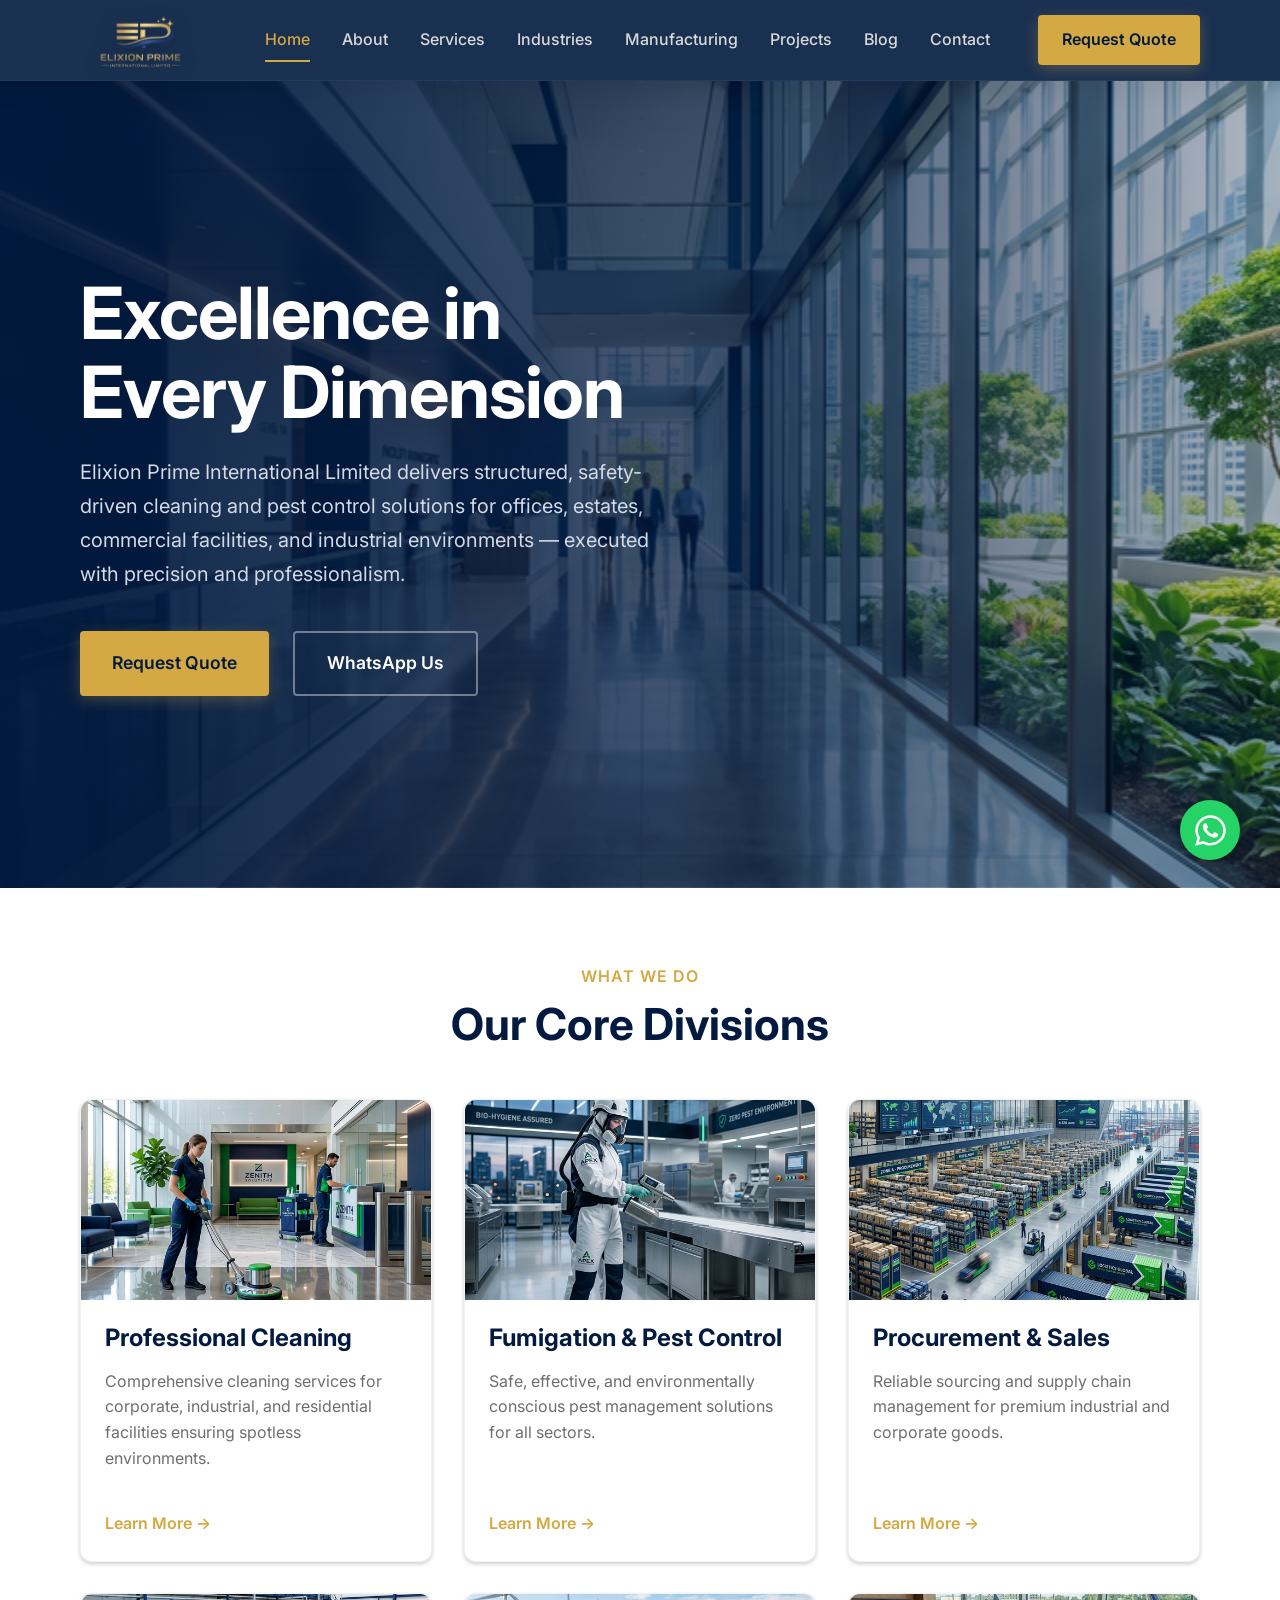
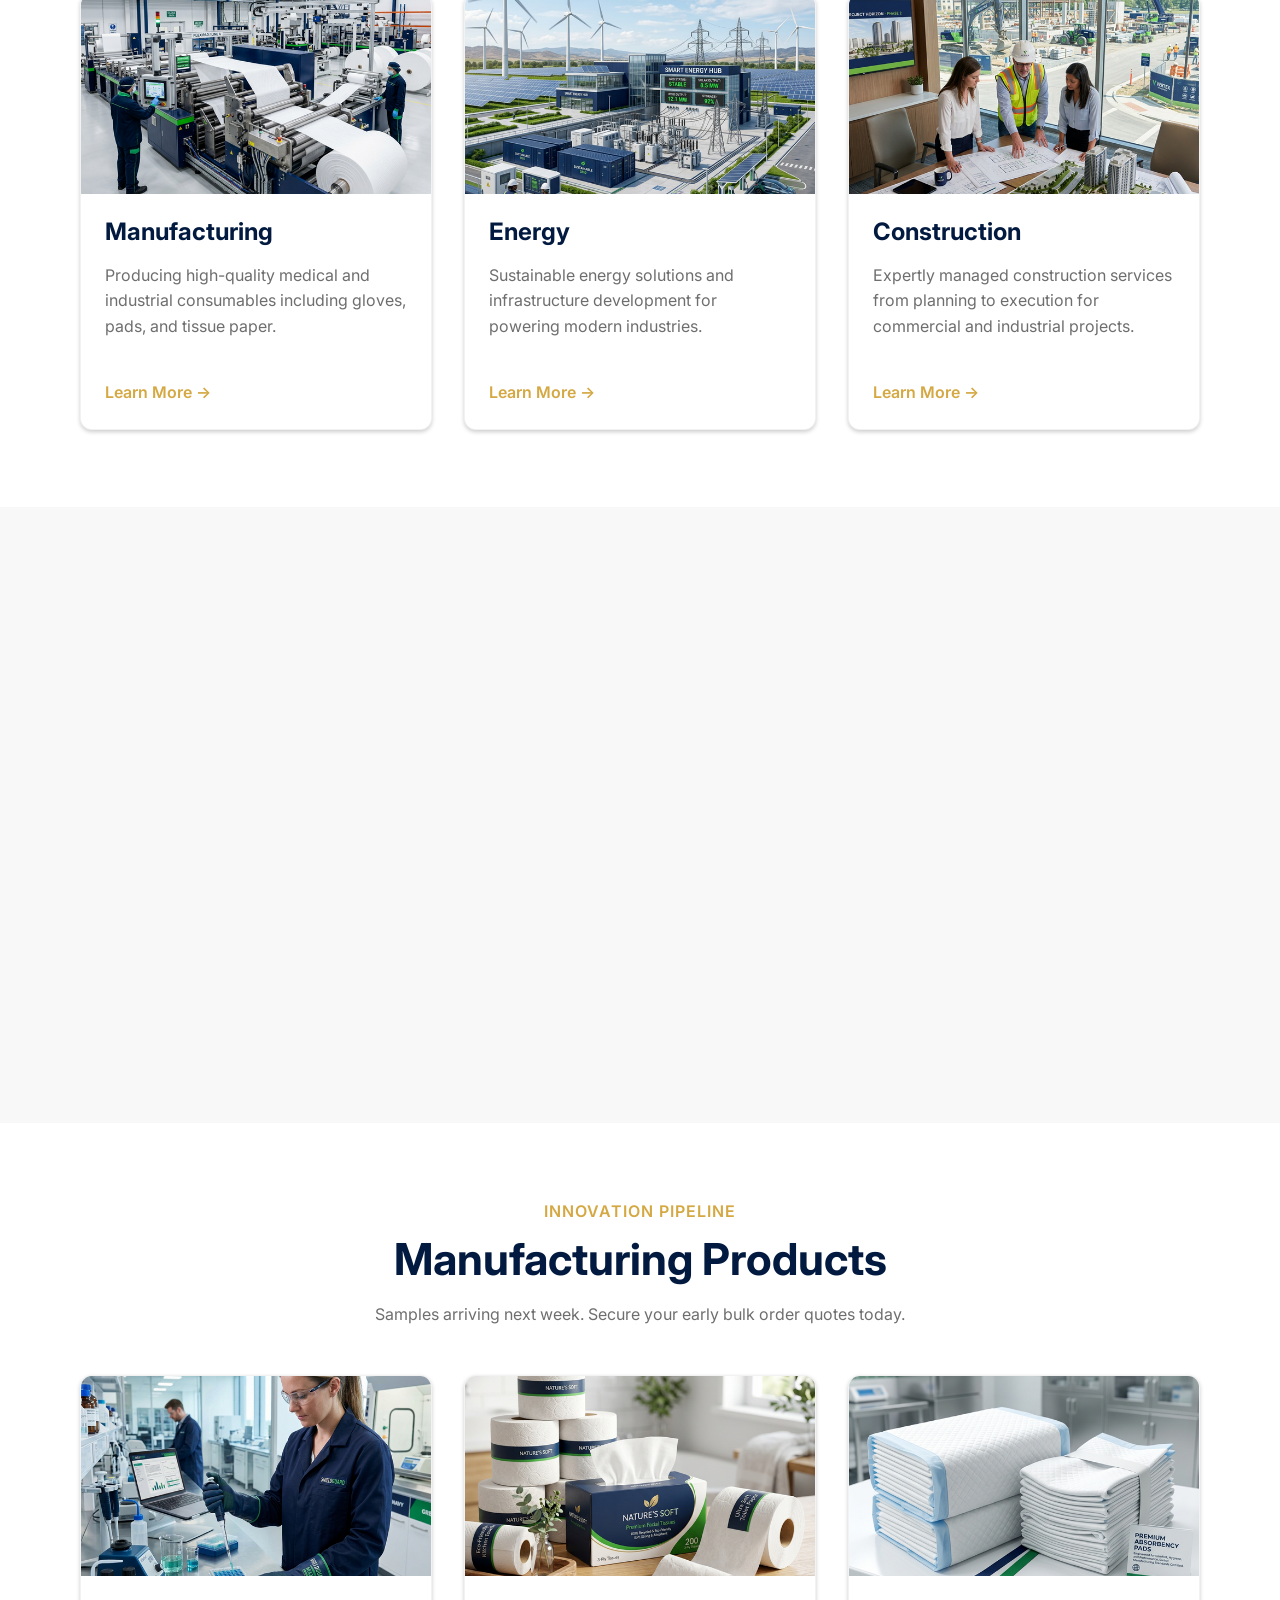
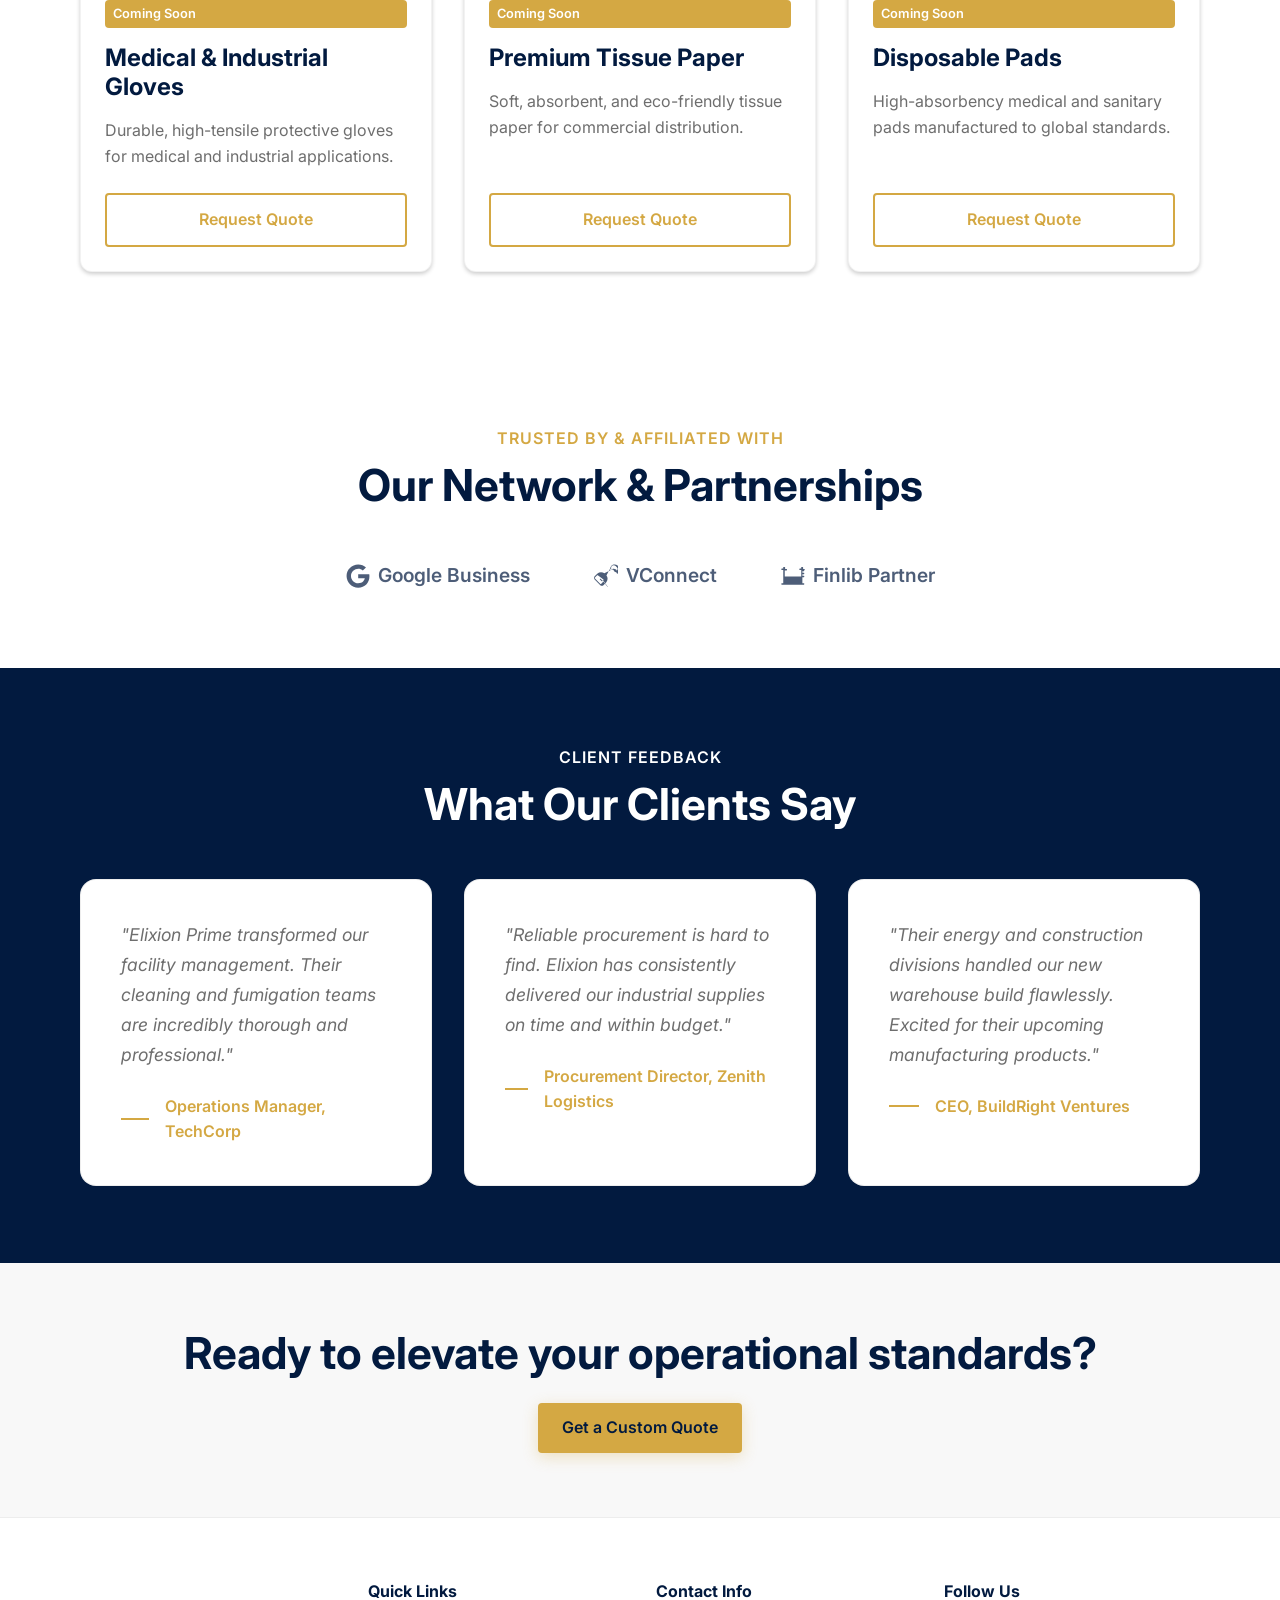
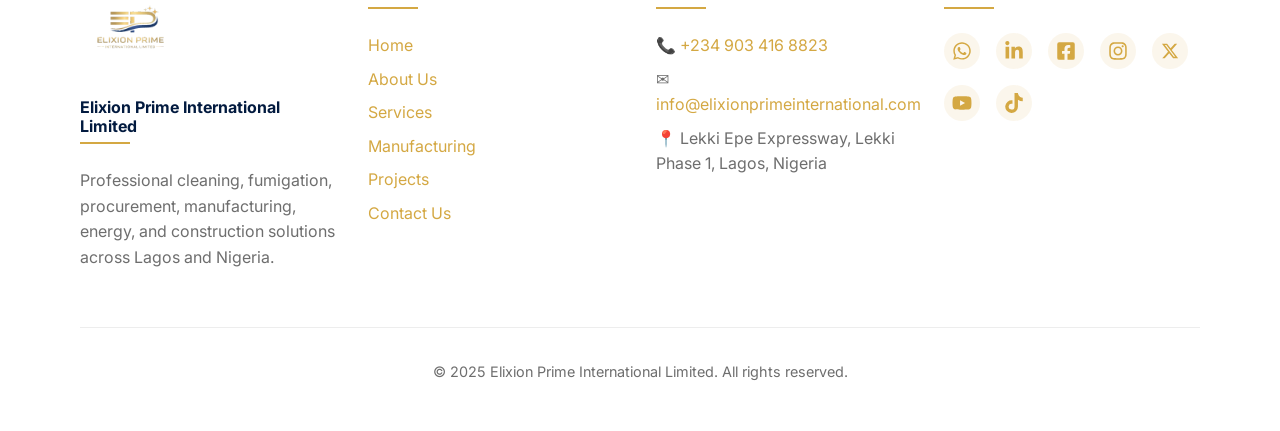
<file: index.html>
<!DOCTYPE html>
<html lang="en">

<head>
  <meta charset="UTF-8">
  <meta name="viewport" content="width=device-width, initial-scale=1.0">
  <title>Elixion Prime International | Cleaning, Procurement & Manufacturing</title>

  <meta name="description"
    content="Elixion Prime provides professional cleaning services, fumigation, procurement, and manufacturing of consumables in Nigeria.">
  <link rel="canonical" href="https://www.elixionprimeinternational.com/">
  <meta property="og:title" content="Elixion Prime International | Cleaning, Procurement & Manufacturing">
  <meta property="og:description"
    content="Elixion Prime provides professional cleaning services, fumigation, procurement, and manufacturing of consumables in Nigeria.">
  <meta property="og:url" content="https://www.elixionprimeinternational.com/">
  <meta property="og:type" content="website">
  <meta property="og:image" content="https://www.elixionprimeinternational.com/logo.png">
  <meta name="twitter:card" content="summary_large_image">
  <meta name="twitter:title" content="Elixion Prime International | Cleaning, Procurement & Manufacturing">
  <meta name="twitter:description"
    content="Elixion Prime provides professional cleaning services, fumigation, procurement, and manufacturing of consumables in Nigeria.">
  <meta name="twitter:image" content="https://www.elixionprimeinternational.com/logo.png">

  <!-- Favicons -->
  <link rel="icon" type="image/png" href="logo.png">
  <link rel="manifest" href="site.webmanifest">

  <!-- Schema Injection -->
  <script src="schema.js" defer></script>

  <link rel="preconnect" href="https://fonts.googleapis.com">
  <link rel="preconnect" href="https://fonts.gstatic.com" crossorigin>
  <link href="https://fonts.googleapis.com/css2?family=Inter:wght@400;500;600;700;800&display=swap" rel="stylesheet">
  <link rel="stylesheet" href="styles.css">
  <link rel="stylesheet" href="components.css">
  
  <!-- Premium Homepage Overrides -->
  <style>
    .hero {
      position: relative;
      background-image: linear-gradient(to right, rgba(2, 26, 63, 0.95) 0%, rgba(2, 26, 63, 0.7) 60%, rgba(2, 26, 63, 0.3) 100%), url('hero-bg.png') !important;
      background-size: cover !important;
      background-position: center !important;
      padding: clamp(8rem, 15vw, 12rem) 0;
      color: var(--color-white) !important;
    }

    .hero-content {
      position: relative;
      z-index: 2;
      max-width: 750px;
    }

    .hero h1 {
      color: var(--color-white) !important;
      font-size: clamp(3rem, 6vw, 4.5rem);
      margin-bottom: 1.5rem;
      letter-spacing: -1px;
      line-height: 1.1;
      text-wrap: balance;
    }

    .hero p {
      font-size: 1.25rem;
      margin-bottom: 2.5rem;
      color: #D3D9E6 !important;
      max-width: 600px;
      line-height: 1.7;
    }

    .hero-btns {
      display: flex;
      gap: 1.5rem;
      flex-wrap: wrap;
    }

    .hero-btns .btn {
      padding: 1rem 2rem;
      font-size: 1.1rem;
    }

    .features-list {
      display: grid;
      grid-template-columns: repeat(auto-fit, minmax(240px, 1fr));
      gap: 2rem;
    }

    .feature-item {
      background: var(--color-white);
      padding: 2.5rem 2rem;
      border-radius: 12px;
      box-shadow: 0 10px 30px rgba(2, 26, 63, 0.05);
      text-align: left;
      position: relative;
      overflow: hidden;
      border: 1px solid rgba(212, 168, 67, 0.1);
      transition: all 0.4s ease;
    }

    .feature-item::before {
      content: '';
      position: absolute;
      top: 0;
      left: 0;
      width: 4px;
      height: 100%;
      background: var(--color-gold);
      transform: scaleY(0);
      transform-origin: bottom;
      transition: transform 0.4s ease;
    }

    .feature-item:hover::before {
      transform: scaleY(1);
      transform-origin: top;
    }

    .feature-icon {
      display: inline-flex;
      align-items: center;
      justify-content: center;
      width: 64px;
      height: 64px;
      border-radius: 16px;
      background: rgba(212, 168, 67, 0.1);
      font-size: 1.75rem;
      color: var(--color-gold);
      margin-bottom: 1.5rem;
    }

    .feature-item h3 {
      font-size: 1.25rem;
      margin-bottom: 0.75rem;
      color: var(--color-primary);
    }
    
    .feature-item p {
      font-size: 0.95rem;
      margin-bottom: 0;
    }

    .testimonials {
      background-color: var(--color-primary) !important;
      color: var(--color-white) !important;
      position: relative;
    }

    .testimonials .section-subtitle,
    .testimonials h2 {
      color: var(--color-white) !important;
    }

    .testimonial-card {
      background: rgba(255, 255, 255, 0.03) !important;
      backdrop-filter: blur(10px);
      padding: 2.5rem;
      border-radius: 16px;
      border: 1px solid rgba(255, 255, 255, 0.08) !important;
      transition: transform 0.4s ease, box-shadow 0.4s ease;
    }

    .testimonial-card:hover {
      transform: translateY(-5px);
      box-shadow: 0 15px 30px rgba(0, 0, 0, 0.2);
      border-color: rgba(212, 168, 67, 0.3) !important;
    }

    .testimonial-text {
      font-size: 1.1rem;
      line-height: 1.7;
      font-style: italic;
      margin-bottom: 1.5rem;
      color: #E0E0E0 !important;
      position: relative;
    }

    .testimonial-author {
      font-weight: 600;
      color: var(--color-gold) !important;
      display: flex;
      align-items: center;
      gap: 1rem;
    }
    
    .testimonial-author::before {
      content: '';
      display: block;
      width: 30px;
      height: 2px;
      background: var(--color-gold);
    }
  </style>
</head>

<body>

  <!-- Header -->
  <header class="header">
    <div class="container nav-container" style="position: relative;">
      <a href="index.html" class="logo"><img src="logo.png" alt="Elixion Prime logo"></a>
      <nav aria-label="Main Navigation">
        
        <ul class="nav-menu">
          <li><a href="index.html" class="nav-link active">Home</a></li>
          <li><a href="about.html" class="nav-link">About</a></li>
          <li class="dropdown">
            <a href="services.html" class="nav-link">Services</a>
            <div class="dropdown-content">
              <a href="cleaning.html">Professional Cleaning</a>
              <a href="fumigation.html">Fumigation & Pest Control</a>
              <a href="procurement.html">Procurement</a>
              <a href="manufacturing.html">Manufacturing</a>
              <a href="energy.html">Energy</a>
              <a href="construction.html">Construction</a>
            </div>
          </li>
          <li><a href="industries.html" class="nav-link">Industries</a></li>
          <li><a href="manufacturing.html" class="nav-link">Manufacturing</a></li>
          <li><a href="projects.html" class="nav-link">Projects</a></li>
          <li><a href="blog.html" class="nav-link">Blog</a></li>
          <li><a href="contact.html" class="nav-link">Contact</a></li>
          <li><a href="#" onclick="window.open(window.buildWaLink('Hello Elixion Prime, I’d like to request a quote. Service: [Cleaning/Fumigation/Procurement/Manufacturing/Energy/Construction]. Location: [ ].'), '_blank'); return false;" class="btn btn-primary" style="margin-left: 1rem;">Request Quote</a></li>
        </ul>
      </nav>
      <button class="hamburger" aria-expanded="false" aria-label="Toggle navigation">
        &#9776;
      </button>
    </div>
  </header>

  <!-- Hero Section -->
  <section class="hero">
    <div class="container">
      <div class="hero-content">
        <h1>Excellence in Every Dimension</h1>
        <p>Elixion Prime International Limited delivers structured,
          safety-driven cleaning and pest control solutions for offices,
          estates, commercial facilities, and industrial environments — executed with precision and professionalism.
        </p>
        <div class="hero-btns">
          <a href="#"
            onclick="window.open(window.buildWaLink('Hello Elixion Prime, I’d like to request a quote. Service: [Cleaning/Fumigation/Procurement/Manufacturing/Energy/Construction]. Location: [ ].'), '_blank'); return false;"
            class="btn btn-primary">Request Quote</a>
          <a href="https://wa.me/2349034168823" class="btn btn-secondary" target="_blank" rel="noopener">WhatsApp Us</a>
        </div>
      </div>
    </div>
  </section>

  <!-- Our Divisions -->
  <section class="section">
    <div class="container">
      <div class="section-header">
        <span class="section-subtitle">What We Do</span>
        <h2>Our Core Divisions</h2>
      </div>
      <div class="card-grid">
        <a href="cleaning.html" class="card">
          <img src="cleaning-service.png" alt="Cleaning Services" class="card-img" loading="lazy" decoding="async">
          <div class="card-body">
            <h3 class="card-title">Professional Cleaning</h3>
            <p class="card-text">Comprehensive cleaning services for corporate, industrial, and residential facilities
              ensuring spotless environments.</p>
          <span style="display:inline-block; margin-top: 1rem; color: var(--color-gold); font-weight: 600;">Learn More &rarr;</span>
          </div>
        </a>
        <a href="fumigation.html" class="card">
          <img src="fumigation-service.png" alt="Fumigation" class="card-img" loading="lazy" decoding="async">
          <div class="card-body">
            <h3 class="card-title">Fumigation & Pest Control</h3>
            <p class="card-text">Safe, effective, and environmentally conscious pest management solutions for all
              sectors.</p>
          <span style="display:inline-block; margin-top: 1rem; color: var(--color-gold); font-weight: 600;">Learn More &rarr;</span>
          </div>
        </a>
        <a href="procurement.html" class="card">
          <img src="procurement-service.png" alt="Procurement" class="card-img" loading="lazy" decoding="async">
          <div class="card-body">
            <h3 class="card-title">Procurement & Sales</h3>
            <p class="card-text">Reliable sourcing and supply chain management for premium industrial and corporate
              goods.</p>
          <span style="display:inline-block; margin-top: 1rem; color: var(--color-gold); font-weight: 600;">Learn More &rarr;</span>
          </div>
        </a>
        <a href="manufacturing.html" class="card">
          <img src="manufacturing-service.png" alt="Manufacturing" class="card-img" loading="lazy" decoding="async">
          <div class="card-body">
            <h3 class="card-title">Manufacturing</h3>
            <p class="card-text">Producing high-quality medical and industrial consumables including gloves, pads, and
              tissue paper.</p>
          <span style="display:inline-block; margin-top: 1rem; color: var(--color-gold); font-weight: 600;">Learn More &rarr;</span>
          </div>
        </a>
        <a href="energy.html" class="card">
          <img src="energy-service.png" alt="Energy" class="card-img" loading="lazy" decoding="async">
          <div class="card-body">
            <h3 class="card-title">Energy</h3>
            <p class="card-text">Sustainable energy solutions and infrastructure development for powering modern
              industries.</p>
          <span style="display:inline-block; margin-top: 1rem; color: var(--color-gold); font-weight: 600;">Learn More &rarr;</span>
          </div>
        </a>
        <a href="construction.html" class="card">
          <img src="construction-service.png" alt="Construction" class="card-img" loading="lazy" decoding="async">
          <div class="card-body">
            <h3 class="card-title">Construction</h3>
            <p class="card-text">Expertly managed construction services from planning to execution for commercial and
              industrial projects.</p>
          <span style="display:inline-block; margin-top: 1rem; color: var(--color-gold); font-weight: 600;">Learn More &rarr;</span>
          </div>
        </a>
      </div>
    </div>
  </section>

  <!-- Why Choose Us -->
  <section class="section" style="background-color: var(--color-off-white);">
    <div class="container">
      <div class="section-header">
        <span class="section-subtitle">The Elixion Advantage</span>
        <h2>Why Choose Us</h2>
      </div>
      <div class="features-list">
        <div class="feature-item">
          <div class="feature-icon">★</div>
          <h3>Uncompromising Quality</h3>
          <p>We adhere to strict international standards across all our services and products.</p>
        </div>
        <div class="feature-item">
          <div class="feature-icon">🛡️</div>
          <h3>Safety First</h3>
          <p>Comprehensive safety protocols for our staff, clients, and the environment.</p>
        </div>
        <div class="feature-item">
          <div class="feature-icon">👨‍🔧</div>
          <h3>Trained Professionals</h3>
          <p>Our team consists of certified experts dedicated to delivering exceptional results.</p>
        </div>
        <div class="feature-item">
          <div class="feature-icon">⏱️</div>
          <h3>Timely Delivery</h3>
          <p>We respect your time. Punctuality is built into our operational DNA.</p>
        </div>
      </div>
    </div>
  </section>

  <!-- Featured Manufacturing Products -->
  <section class="section">
    <div class="container">
      <div class="section-header">
        <span class="section-subtitle">Innovation Pipeline</span>
        <h2>Manufacturing Products</h2>
        <p style="color: var(--color-text-light);">Samples arriving next week. Secure your early bulk order quotes
          today.</p>
      </div>
      <div class="card-grid">
        <div class="card">
          <img src="industrial-gloves.png" alt="Industrial Gloves" class="card-img" loading="lazy" decoding="async">
          <div class="card-body">
            <span class="badge">Coming Soon</span>
            <h3 class="card-title">Medical & Industrial Gloves</h3>
            <p class="card-text">Durable, high-tensile protective gloves for medical and industrial applications.</p>
            <a href="#"
              onclick="window.open(window.buildWaLink('Hello Elixion Prime, I’d like to request a quote. Service: [Cleaning/Fumigation/Procurement/Manufacturing/Energy/Construction]. Location: [ ].'), '_blank'); return false;"
              class="btn btn-outline btn-block">Request Quote</a>
          </div>
        </div>
        <div class="card">
          <img src="tissue-paper.png" alt="Tissue Paper" class="card-img" loading="lazy" decoding="async">
          <div class="card-body">
            <span class="badge">Coming Soon</span>
            <h3 class="card-title">Premium Tissue Paper</h3>
            <p class="card-text">Soft, absorbent, and eco-friendly tissue paper for commercial distribution.</p>
            <a href="#"
              onclick="window.open(window.buildWaLink('Hello Elixion Prime, I’d like to request a quote. Service: [Cleaning/Fumigation/Procurement/Manufacturing/Energy/Construction]. Location: [ ].'), '_blank'); return false;"
              class="btn btn-outline btn-block">Request Quote</a>
          </div>
        </div>
        <div class="card">
          <img src="disposable-pads.png" alt="Disposable Pads" class="card-img" loading="lazy" decoding="async">
          <div class="card-body">
            <span class="badge">Coming Soon</span>
            <h3 class="card-title">Disposable Pads</h3>
            <p class="card-text">High-absorbency medical and sanitary pads manufactured to global standards.</p>
            <a href="#"
              onclick="window.open(window.buildWaLink('Hello Elixion Prime, I’d like to request a quote. Service: [Cleaning/Fumigation/Procurement/Manufacturing/Energy/Construction]. Location: [ ].'), '_blank'); return false;"
              class="btn btn-outline btn-block">Request Quote</a>
          </div>
        </div>
      </div>
    </div>
  </section>

  
  <!-- Trust Badges & Partnerships -->
  <section class="section">
    <div class="container text-center" style="text-align: center;">
      <span class="section-subtitle">Trusted By & Affiliated With</span>
      <h2 style="margin-bottom: 3rem;">Our Network & Partnerships</h2>
      <div style="display: flex; justify-content: center; gap: 4rem; flex-wrap: wrap; align-items: center; opacity: 0.7;">
        <div style="text-align: center; font-weight: 600; font-size: 1.2rem; color: var(--color-navy); display: flex; align-items: center; gap: 0.5rem;">
            <svg width="24" height="24" fill="currentColor" viewBox="0 0 488 512"><path d="M488 261.8C488 403.3 391.1 504 248 504 110.8 504 0 393.2 0 256S110.8 8 248 8c66.8 0 123 24.5 166.3 64.9l-67.5 64.9C258.5 52.6 94.3 116.6 94.3 256c0 86.5 69.1 156.6 153.7 156.6 98.2 0 135-70.4 140.8-106.9H248v-85.3h236.1c2.3 12.7 3.9 24.9 3.9 41.4z"/></svg> Google Business
        </div>
        <div style="text-align: center; font-weight: 600; font-size: 1.2rem; color: var(--color-navy); display: flex; align-items: center; gap: 0.5rem;">
            <svg width="24" height="24" fill="currentColor" viewBox="0 0 576 512"><path d="M549.6 128.9c-20.3-39.7-65.7-56-107.5-38.6L419.6 99.1c-15.3-25.2-13.6-59.5 7.8-82.5 24.5-26.4 66.8-26.9 92-.8L553 50c26 26.6 25 69.4-3.4 94.8-13.7 12.2-14.8 33.4-2.5 47s33.4 14.8 47 2.5c46-41 47.7-110.8 5.7-153.8L566.2 6.8C525.6-32.5 457.5-31.7 418 9.3c-28.7 29.8-37.1 72.1-22.3 108.9L249.2 192.6c-48.4-37.3-118-36-164.8 3.3L15.6 265c-20.8 21-20.8 55 0 76l135.2 135.2c21 20.8 55 20.8 76 0L295.6 409c39.3-46.8 40.6-116.4 3.3-164.8l74.4-146.5c41.8-17.4 87.2-1.1 107.5 38.6 12.8 25.1 43.1 35.1 68.2 22.3s35.1-43.1 22.3-68.2.1-1.5-1.7-1.5zM226.4 390.6l-57.6 57.6c-4.2 4.2-11 4.2-15.2 0l-135.2-135.2c-4.2-4.2-4.2-11 0-15.2l57.6-57.6c4-4.1 10.6-4.4 14.9-.8l134.7 101.4c4.3 3.2 4.8 9.6 1 13.4l-11.2 11.2c-4.2 4.2-11 4.2-15.2 0L158.4 323.5c-4.2-4.2-11-4.2-15.2 0s-4.2 11 0 15.2l41.9 41.9c4.2 4.2 11 4.2 15.2 0l11.2-11.2c3.8-3.8 10-3.3 13.4 1l101.4 134.7c3.7 4.3 3.3 10.9-.9 14.9z"/></svg> VConnect
        </div>
        <div style="text-align: center; font-weight: 600; font-size: 1.2rem; color: var(--color-navy); display: flex; align-items: center; gap: 0.5rem;">
             <svg width="24" height="24" fill="currentColor" viewBox="0 0 512 512"><path d="M496 128v16a8 8 0 0 1-8 8h-32v32h32a8 8 0 0 1 8 8v16a8 8 0 0 1-8 8h-32v32h32a8 8 0 0 1 8 8v16a8 8 0 0 1-8 8h-32v128h32a8 8 0 0 1 8 8v16a8 8 0 0 1-8 8H16a8 8 0 0 1-8-8v-16a8 8 0 0 1 8-8h32V128H16a8 8 0 0 1-8-8v-16a8 8 0 0 1 8-8h32V64h32a8 8 0 0 1 8 8v32h32a8 8 0 0 1 8 8v16a8 8 0 0 1-8 8H80v128h352V128h-32a8 8 0 0 1-8-8v-16a8 8 0 0 1 8-8h32V64h32a8 8 0 0 1 8 8v32h32a8 8 0 0 1 8 8z"/></svg> Finlib Partner
        </div>
      </div>
    </div>
  </section>

  <!-- Testimonials -->
  <section class="section testimonials">
    <div class="container">
      <div class="section-header">
        <span class="section-subtitle">Client Feedback</span>
        <h2>What Our Clients Say</h2>
      </div>
      <div class="card-grid">
        <div class="testimonial-card premium-animate-up premium-delay-1">
          <p class="testimonial-text">"Elixion Prime transformed our facility management. Their cleaning and fumigation
            teams are incredibly thorough and professional."</p>
          <div class="testimonial-author">Operations Manager, TechCorp</div>
        </div>
        <div class="testimonial-card premium-animate-up premium-delay-2">
          <p class="testimonial-text">"Reliable procurement is hard to find. Elixion has consistently delivered our
            industrial supplies on time and within budget."</p>
          <div class="testimonial-author">Procurement Director, Zenith Logistics</div>
        </div>
        <div class="testimonial-card premium-animate-up premium-delay-3">
          <p class="testimonial-text">"Their energy and construction divisions handled our new warehouse build
            flawlessly. Excited for their upcoming manufacturing products."</p>
          <div class="testimonial-author">CEO, BuildRight Ventures</div>
        </div>
      </div>
    </div>
  </section>

  <!-- Final CTA -->
  <section class="cta-banner" style="background-color: var(--color-off-white) !important; color: var(--color-text-main) !important;">
    <div class="container">
      <h2 style="color: var(--color-navy) !important;">Ready to elevate your operational standards?</h2>
      <a href="#"
        onclick="window.open(window.buildWaLink('Hello Elixion Prime, I’d like to request a quote. Service: [Cleaning/Fumigation/Procurement/Manufacturing/Energy/Construction]. Location: [ ].'), '_blank'); return false;"
        class="btn btn-primary">Get a Custom Quote</a>
    </div>
  </section>

  <!-- Footer -->
  <footer class="footer">
    <div class="container">
      <div class="footer-grid">
        <div class="footer-col">
          <a href="index.html" class="footer-logo"><img src="logo.png" alt="Elixion Prime logo"></a>
          <h4>Elixion Prime International Limited</h4>
          <p>Professional cleaning, fumigation, procurement, manufacturing, energy, and construction solutions across
            Lagos and Nigeria.</p>
        </div>
        <div class="footer-col">
          <h4>Quick Links</h4>
          <ul>
            <li><a href="index.html">Home</a></li>
            <li><a href="about.html">About Us</a></li>
            <li><a href="services.html">Services</a></li>
            <li><a href="manufacturing.html">Manufacturing</a></li>
            <li><a href="projects.html">Projects</a></li>
            <li><a href="contact.html">Contact Us</a></li>
          </ul>
        </div>
        <div class="footer-col">
          <h4>Contact Info</h4>
          <ul>
            <li>&#128222; <a href="tel:+2349034168823">+234 903 416 8823</a></li>
            <li>&#9993; <a href="mailto:info@elixionprimeinternational.com">info@elixionprimeinternational.com</a></li>
            <li>&#128205; Lekki Epe Expressway, Lekki Phase 1, Lagos, Nigeria</li>
          </ul>
        </div>
        <div class="footer-col">
          <h4>Follow Us</h4>
                    <div style="display: flex; gap: 1rem; margin-top: 0.5rem; flex-wrap: wrap;">
            <a href="https://wa.me/2349034168823" target="_blank" rel="noopener" aria-label="WhatsApp" style="display:flex; align-items:center; justify-content:center; width:36px; height:36px; border-radius:50%; background:rgba(212,168,67,0.1); color:var(--color-gold); transition:all 0.3s ease;">
                <svg width="20" height="20" fill="currentColor" viewBox="0 0 448 512"><path d="M380.9 97.1C339 55.1 283.2 32 223.9 32c-122.4 0-222 99.6-222 222 0 39.1 10.2 77.3 29.6 111L0 480l117.7-30.9c32.4 17.7 68.9 27 106.1 27h.1c122.3 0 224.1-99.6 224.1-222 0-59.3-25.2-115-67.1-157.1zm-157 341.6c-33.2 0-65.7-8.9-94-25.7l-6.7-4-69.8 18.3L72 359.2l-4.4-7c-18.5-29.4-28.2-63.3-28.2-98.2 0-101.7 82.8-184.5 184.6-184.5 49.3 0 95.6 19.2 130.4 54.1 34.8 34.9 56.2 81.2 56.1 130.5 0 101.8-84.9 184.6-186.6 184.6zm101.2-138.2c-5.5-2.8-32.8-16.2-37.9-18-5.1-1.9-8.8-2.8-12.5 2.8-3.7 5.6-14.3 18-17.6 21.8-3.2 3.7-6.5 4.2-12 1.4-32.6-16.3-54-29.1-75.5-66-5.7-9.8 5.7-9.1 16.3-30.3 1.8-3.7.9-6.9-.5-9.7-1.4-2.8-12.5-30.1-17.1-41.2-4.5-10.8-9.1-9.3-12.5-9.5-3.2-.2-6.9-.2-10.6-.2-3.7 0-9.7 1.4-14.8 6.9-5.1 5.6-19.4 19-19.4 46.3 0 27.3 19.9 53.7 22.6 57.4 2.8 3.7 39.1 59.7 94.8 83.8 35.2 15.2 49 16.5 66.6 13.9 10.7-1.6 32.8-13.4 37.4-26.4 4.6-13 4.6-24.1 3.2-26.4-1.3-2.5-5-3.9-10.5-6.6z"/></svg>
            </a>
            <a href="https://linkedin.com/company/elixionprime" target="_blank" rel="noopener" aria-label="LinkedIn" style="display:flex; align-items:center; justify-content:center; width:36px; height:36px; border-radius:50%; background:rgba(212,168,67,0.1); color:var(--color-gold); transition:all 0.3s ease;">
                <svg width="20" height="20" fill="currentColor" viewBox="0 0 448 512"><path d="M100.28 448H7.4V148.9h92.88zM53.79 108.1C24.09 108.1 0 83.5 0 53.8a53.79 53.79 0 0 1 107.58 0c0 29.7-24.1 54.3-53.79 54.3zM447.9 448h-92.68V302.4c0-34.7-.7-79.2-48.29-79.2-48.29 0-55.69 37.7-55.69 76.7V448h-92.78V148.9h89.08v40.8h1.3c12.4-23.5 42.69-48.3 87.88-48.3 94 0 111.28 61.9 111.28 142.3V448z"/></svg>
            </a>
            <a href="https://facebook.com/elixionprime" target="_blank" rel="noopener" aria-label="Facebook" style="display:flex; align-items:center; justify-content:center; width:36px; height:36px; border-radius:50%; background:rgba(212,168,67,0.1); color:var(--color-gold); transition:all 0.3s ease;">
                <svg width="20" height="20" fill="currentColor" viewBox="0 0 448 512"><path d="M400 32H48A48 48 0 0 0 0 80v352a48 48 0 0 0 48 48h137.25V327.69h-63V256h63v-54.64c0-62.15 37-96.48 93.67-96.48 27.14 0 55.52 4.84 55.52 4.84v61h-31.28c-30.8 0-40.41 19.12-40.41 38.73V256h68.78l-11 71.69h-57.78V480H400a48 48 0 0 0 48-48V80a48 48 0 0 0-48-48z"/></svg>
            </a>
            <a href="https://instagram.com/elixionprime" target="_blank" rel="noopener" aria-label="Instagram" style="display:flex; align-items:center; justify-content:center; width:36px; height:36px; border-radius:50%; background:rgba(212,168,67,0.1); color:var(--color-gold); transition:all 0.3s ease;">
                <svg width="20" height="20" fill="currentColor" viewBox="0 0 448 512"><path d="M224.1 141c-63.6 0-114.9 51.3-114.9 114.9s51.3 114.9 114.9 114.9S339 319.5 339 255.9 287.7 141 224.1 141zm0 189.6c-41.1 0-74.7-33.5-74.7-74.7s33.5-74.7 74.7-74.7 74.7 33.5 74.7 74.7-33.6 74.7-74.7 74.7zm146.4-194.3c0 14.9-12 26.8-26.8 26.8-14.9 0-26.8-12-26.8-26.8s12-26.8 26.8-26.8 26.8 12 26.8 26.8zm76.1 27.2c-1.7-35.9-9.9-67.7-36.2-93.9-26.2-26.2-58-34.4-93.9-36.2-37-2.1-147.9-2.1-184.9 0-35.8 1.7-67.6 9.9-93.9 36.1s-34.4 58-36.2 93.9c-2.1 37-2.1 147.9 0 184.9 1.7 35.9 9.9 67.7 36.2 93.9s58 34.4 93.9 36.2c37 2.1 147.9 2.1 184.9 0 35.9-1.7 67.7-9.9 93.9-36.2 26.2-26.2 34.4-58 36.2-93.9 2.1-37 2.1-147.8 0-184.8zM398.8 388c-7.8 19.6-22.9 34.7-42.6 42.6-29.5 11.7-99.5 9-132.1 9s-102.7 2.6-132.1-9c-19.6-7.8-34.7-22.9-42.6-42.6-11.7-29.5-9-99.5-9-132.1s-2.6-102.7 9-132.1c7.8-19.6 22.9-34.7 42.6-42.6 29.5-11.7 99.5-9 132.1-9s102.7-2.6 132.1 9c19.6 7.8 34.7 22.9 42.6 42.6 11.7 29.5 9 99.5 9 132.1s2.7 102.7-9 132.1z"/></svg>
            </a>
            <a href="https://x.com/elixionprime" target="_blank" rel="noopener" aria-label="X (Twitter)" style="display:flex; align-items:center; justify-content:center; width:36px; height:36px; border-radius:50%; background:rgba(212,168,67,0.1); color:var(--color-gold); transition:all 0.3s ease;">
                <svg width="18" height="18" fill="currentColor" viewBox="0 0 512 512"><path d="M389.2 48h70.6L305.6 224.2 487 464H345L233.7 318.6 106.5 464H35.8L200.7 275.5 26.8 48H172.4L272.9 180.9 389.2 48zM364.4 421.8h39.1L151.1 88h-42L364.4 421.8z"/></svg>
            </a>
            <a href="https://youtube.com/@elixionprime" target="_blank" rel="noopener" aria-label="YouTube" style="display:flex; align-items:center; justify-content:center; width:36px; height:36px; border-radius:50%; background:rgba(212,168,67,0.1); color:var(--color-gold); transition:all 0.3s ease;">
                <svg width="20" height="20" fill="currentColor" viewBox="0 0 576 512"><path d="M549.7 124.1c-6.3-23.7-24.8-42.3-48.3-48.6C458.8 64 288 64 288 64S117.2 64 74.6 75.5c-23.5 6.3-42 24.9-48.3 48.6-11.4 42.9-11.4 132.3-11.4 132.3s0 89.4 11.4 132.3c6.3 23.7 24.8 41.5 48.3 47.8C117.2 448 288 448 288 448s170.8 0 213.4-11.5c23.5-6.3 42-24.1 48.3-47.8 11.4-42.9 11.4-132.3 11.4-132.3s0-89.4-11.4-132.3zm-317.5 213.5V175.2l142.7 81.2-142.7 81.2z"/></svg>
            </a>
            <a href="https://tiktok.com/@elixionprime" target="_blank" rel="noopener" aria-label="TikTok" style="display:flex; align-items:center; justify-content:center; width:36px; height:36px; border-radius:50%; background:rgba(212,168,67,0.1); color:var(--color-gold); transition:all 0.3s ease;">
                <svg width="20" height="20" fill="currentColor" viewBox="0 0 448 512"><path d="M448,209.91a210.06,210.06,0,0,1-122.77-39.25V349.38A162.55,162.55,0,1,1,185,188.31V278.2a74.62,74.62,0,1,0,52.23,71.18V0l88,0a121.18,121.18,0,0,0,1.86,22.17h0A122.18,122.18,0,0,0,381,102.39a121.43,121.43,0,0,0,67,20.14Z"/></svg>
            </a>
          </div>
        </div>
      </div>
      <div class="footer-bottom">
        <p>&copy; 2025 Elixion Prime International Limited. All rights reserved.</p>
      </div>
    </div>
  </footer>

  <!-- WhatsApp Float -->
  <a href="https://wa.me/2349034168823" class="whatsapp-float" aria-label="Chat with Elixion on WhatsApp"
    target="_blank" rel="noopener">
    <svg xmlns="http://www.w3.org/2000/svg"
      viewBox="0 0 448 512"><!--!Font Awesome Free 6.x.x by @fontawesome - https://fontawesome.com License - https://fontawesome.com/license/free Copyright 2024 Fonticons, Inc.-->
      <path
        d="M380.9 97.1C339 55.1 283.2 32 223.9 32c-122.4 0-222 99.6-222 222 0 39.1 10.2 77.3 29.6 111L0 480l117.7-30.9c32.4 17.7 68.9 27 106.1 27h.1c122.3 0 224.1-99.6 224.1-222 0-59.3-25.2-115-67.1-157.1zm-157 341.6c-33.2 0-65.7-8.9-94-25.7l-6.7-4-69.8 18.3L72 359.2l-4.4-7c-18.5-29.4-28.2-63.3-28.2-98.2 0-101.7 82.8-184.5 184.6-184.5 49.3 0 95.6 19.2 130.4 54.1 34.8 34.9 56.2 81.2 56.1 130.5 0 101.8-84.9 184.6-186.6 184.6zm101.2-138.2c-5.5-2.8-32.8-16.2-37.9-18-5.1-1.9-8.8-2.8-12.5 2.8-3.7 5.6-14.3 18-17.6 21.8-3.2 3.7-6.5 4.2-12 1.4-32.6-16.3-54-29.1-75.5-66-5.7-9.8 5.7-9.1 16.3-30.3 1.8-3.7.9-6.9-.5-9.7-1.4-2.8-12.5-30.1-17.1-41.2-4.5-10.8-9.1-9.3-12.5-9.5-3.2-.2-6.9-.2-10.6-.2-3.7 0-9.7 1.4-14.8 6.9-5.1 5.6-19.4 19-19.4 46.3 0 27.3 19.9 53.7 22.6 57.4 2.8 3.7 39.1 59.7 94.8 83.8 35.2 15.2 49 16.5 66.6 13.9 10.7-1.6 32.8-13.4 37.4-26.4 4.6-13 4.6-24.1 3.2-26.4-1.3-2.5-5-3.9-10.5-6.6z" />
    </svg>
  </a>

  <script type="module" src="whatsapp.js" defer></script>
  <script src="main.js" defer></script>
  
  <!-- Premium Enhancements & Animations -->
  <style>
    /* 
    1. Premium Header Layout & Breakout Logo Positioning 
    */
    .header {
        background: rgba(2, 26, 63, 0.9) !important;
        backdrop-filter: blur(12px);
        -webkit-backdrop-filter: blur(12px);
        border-bottom: 1px solid rgba(255, 255, 255, 0.05);
        box-shadow: 0 4px 30px rgba(0, 0, 0, 0.1);
        position: sticky;
        top: 0;
        z-index: 1000;
    }

    .logo {
        position: relative;
        display: flex;
        align-items: center;
        height: 80px; /* matches nav-container */
        width: 140px; /* space strictly for logo */
    }

    .logo img {
        position: absolute;
        top: 20px; /* Push slightly down so it overlaps creatively below the 80px header */
        height: 120px !important;
        transition: transform 0.4s cubic-bezier(0.175, 0.885, 0.32, 1.275), filter 0.3s !important;
        transform-origin: top left;
        filter: drop-shadow(0 4px 10px rgba(0,0,0,0.3));
        z-index: 1001; /* Stay above hero */
    }

    /* Small screens: tone down logo overlap */
    @media (max-width: 768px) {
        .logo img {
            height: 80px !important;
            top: 50%;
            transform: translateY(-50%) !important;
        }
    }

    .footer-logo img {
        height: 100px !important;
        transition: transform 0.4s cubic-bezier(0.175, 0.885, 0.32, 1.275) !important;
        transform-origin: center center;
    }

        .logo img {
        /* Premium Background Hover Mechanics */
        border-radius: 100px;
        padding: 0;
        transition: transform 0.4s cubic-bezier(0.175, 0.885, 0.32, 1.275), filter 0.3s, background-color 0.4s, padding 0.4s !important;
    }

    .logo img:hover {
        transform: scale(1.05) !important;
        background-color: #ffffff;
        padding: 10px;
        box-shadow: 0 8px 25px rgba(0,0,0,0.15);
    }
    
    .footer-logo img:hover {
        transform: scale(1.05) !important;
    }

    /* 2. Advanced Button "Shine" Animation */
    .btn-primary {
        background: var(--color-gold) !important;
        color: var(--color-primary) !important;
        position: relative;
        overflow: hidden;
        z-index: 1;
        transform-style: preserve-3d;
        border: none;
        box-shadow: 0 4px 15px rgba(212, 168, 67, 0.3);
    }

    .btn-primary:hover {
        transform: translateY(-2px);
        box-shadow: 0 8px 25px rgba(212, 168, 67, 0.4);
    }

    .btn-primary::after {
        content: '';
        position: absolute;
        top: 0;
        left: -100%;
        width: 50%;
        height: 100%;
        background: linear-gradient(to right, rgba(255, 255, 255, 0) 0%, rgba(255, 255, 255, 0.5) 50%, rgba(255, 255, 255, 0) 100%);
        transform: skewX(-25deg);
        animation: shine 4s infinite;
        z-index: -1;
    }

    .hero .btn-secondary {
        border-color: rgba(255,255,255,0.4) !important;
        color: #fff !important;
        backdrop-filter: blur(4px);
    }
    
    .hero .btn-secondary:hover {
        background: #fff !important;
        color: var(--color-primary) !important;
    }

    @keyframes shine {
        0% { left: -100%; }
        20% { left: 200%; }
        100% { left: 200%; }
    }

    /* 3. Advanced Card 3D Hover & Micro-interactions */
    .card {
        transition: transform 0.5s cubic-bezier(0.175, 0.885, 0.32, 1.275), box-shadow 0.5s ease;
        will-change: transform;
        border: 1px solid rgba(0,0,0,0.05);
        border-radius: 12px;
        overflow: hidden;
    }
    
    .card .card-img {
        transition: transform 0.6s ease;
    }

    .card:hover {
        transform: translateY(-10px);
        box-shadow: 0 20px 40px rgba(2, 26, 63, 0.08), 0 5px 15px rgba(2, 26, 63, 0.05);
        border-color: rgba(212, 168, 67, 0.3);
    }
    
    .card:hover .card-img {
        transform: scale(1.05);
    }

    /* 4. Scroll Animations */
    .premium-animate-up {
        opacity: 0;
        transform: translateY(40px);
        transition: opacity 0.8s cubic-bezier(0.25, 0.46, 0.45, 0.94),
            transform 0.8s cubic-bezier(0.25, 0.46, 0.45, 0.94);
        will-change: opacity, transform;
    }

    .premium-animate-up.is-visible {
        opacity: 1;
        transform: translateY(0);
    }

    .premium-delay-1 { transition-delay: 0.1s; }
    .premium-delay-2 { transition-delay: 0.2s; }
    .premium-delay-3 { transition-delay: 0.3s; }
    .premium-delay-4 { transition-delay: 0.4s; }

    html {
        scroll-behavior: smooth;
    }
    
    .card-img {
        background: var(--color-off-white);
    }
  </style>

  <script>
    document.addEventListener("DOMContentLoaded", () => {
        // Setup Elements for Animation
        const targets = document.querySelectorAll('.section-subtitle, h2, .card, .feature-item, .testimonial-card');

        targets.forEach((el, index) => {
            el.classList.add('premium-animate-up');
            // Staggered delay logic
            if (el.parentElement && (el.parentElement.classList.contains('card-grid') || el.parentElement.classList.contains('features-list'))) {
                const siblingIndex = Array.from(el.parentElement.children).indexOf(el);
                const delayClass = 'premium-delay-' + ((siblingIndex % 4) + 1);
                el.classList.add(delayClass);
            }
        });

        const observerOptions = {
            root: null,
            rootMargin: '0px 0px -10% 0px',
            threshold: 0.1
        };

        const observer = new IntersectionObserver((entries, observer) => {
            entries.forEach(entry => {
                if (entry.isIntersecting) {
                    entry.target.classList.add('is-visible');
                    observer.unobserve(entry.target);
                }
            });
        }, observerOptions);

        document.querySelectorAll('.premium-animate-up').forEach(el => {
            const rect = el.getBoundingClientRect();
            if (rect.top < window.innerHeight) {
                setTimeout(() => { el.classList.add('is-visible'); }, 50);
            } else {
                observer.observe(el);
            }
        });
    });
  </script>
</body>

</html>
</file>
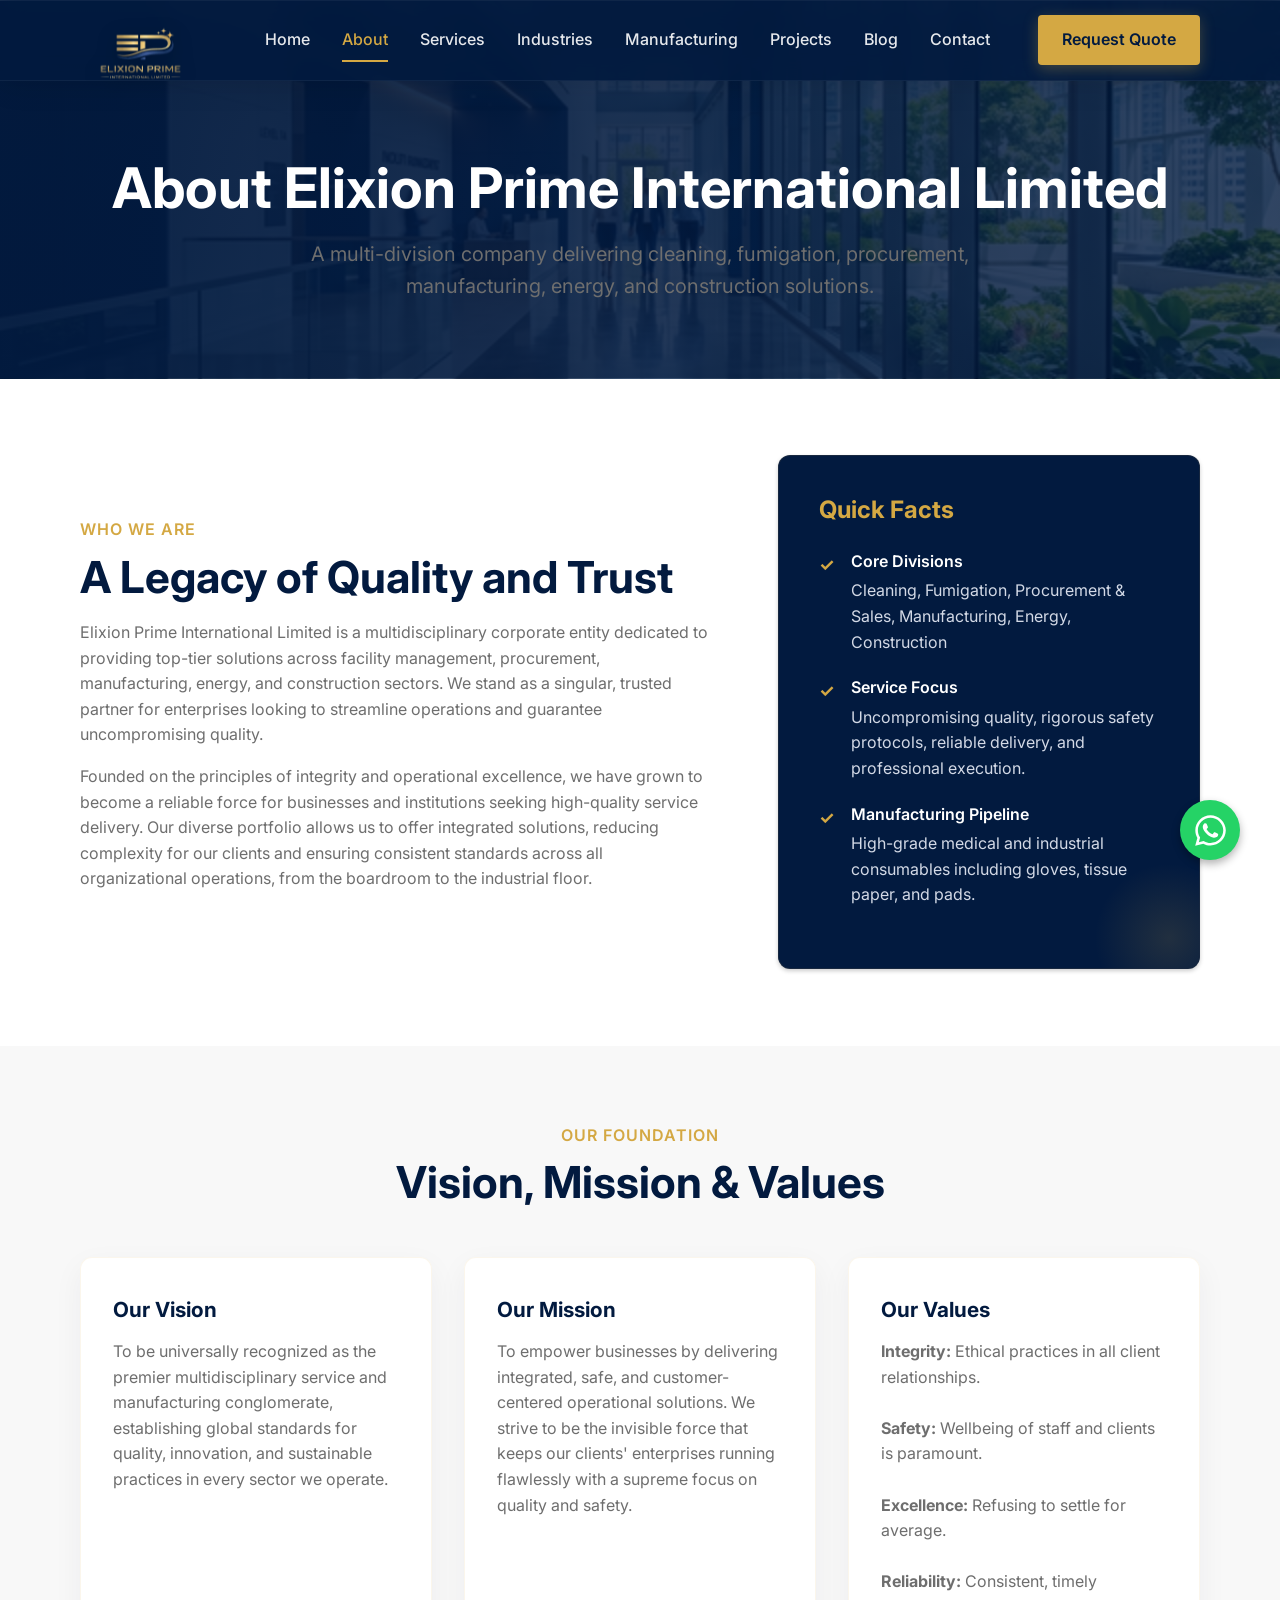
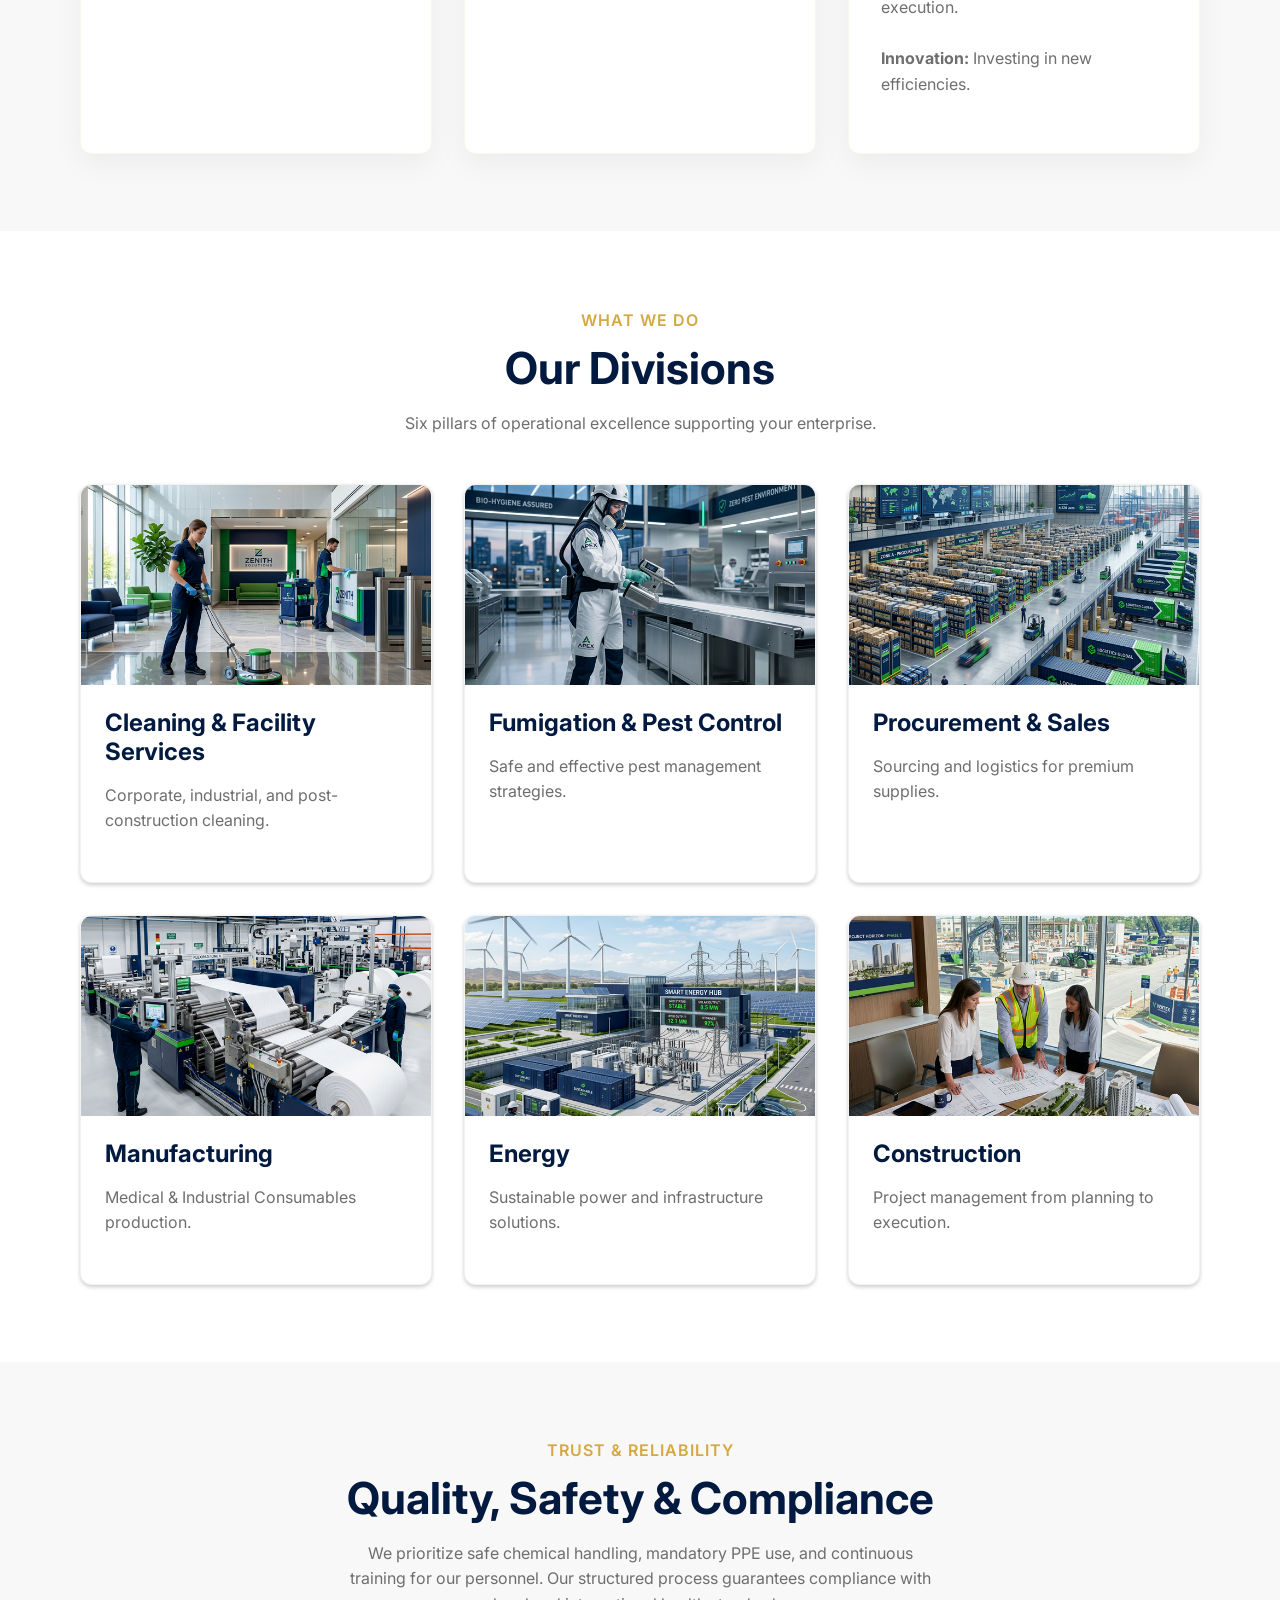
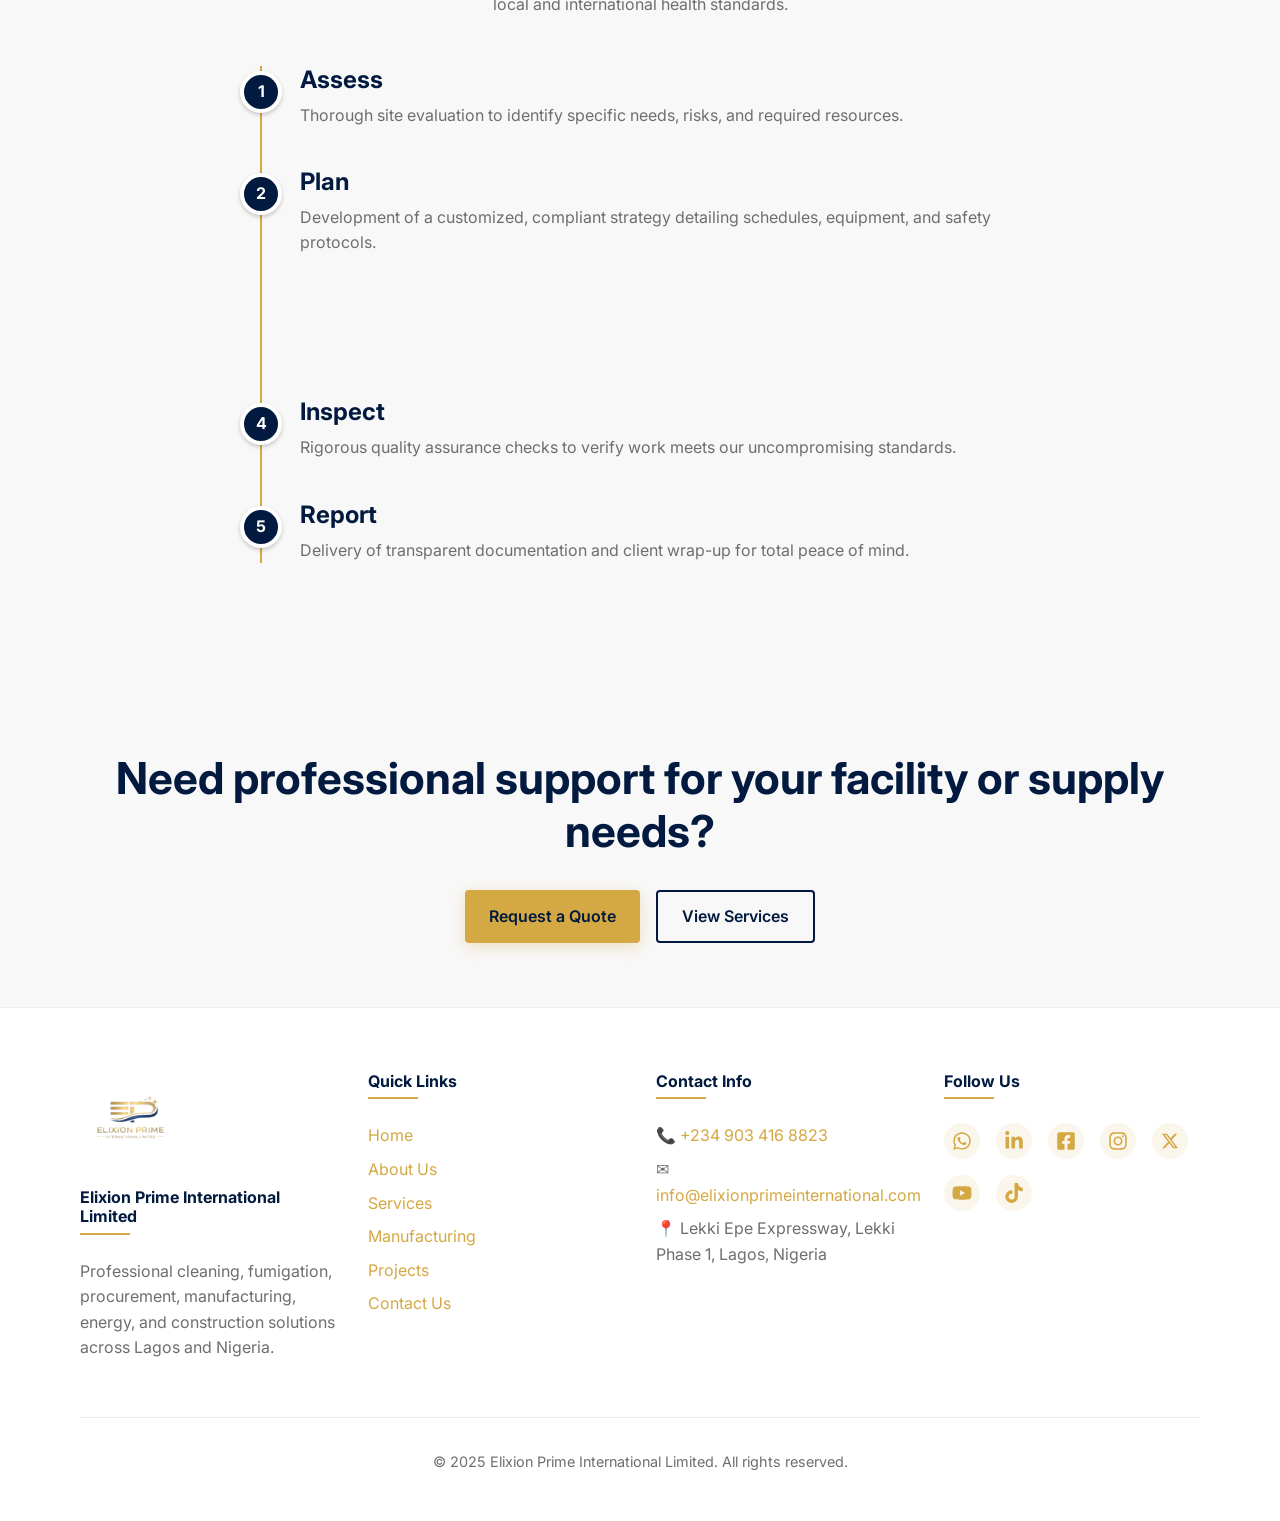
<file: about.html>
<!DOCTYPE html>
<html lang="en">

<head>
    <meta charset="UTF-8">
    <meta name="viewport" content="width=device-width, initial-scale=1.0">
    <title>About Us | Elixion Prime International</title>
    <meta name="description"
        content="Learn about Elixion Prime International Limited, our mission, vision, and core values. A multi-division company delivering cleaning, fumigation, procurement, manufacturing, energy, and construction solutions.">

    <!-- Open Graph Placeholders -->
    <meta property="og:title" content="About Us - Elixion Prime International Limited">
    <meta property="og:description"
        content="A multi-division company delivering cleaning, fumigation, procurement, manufacturing, energy, and construction solutions.">
    <meta property="og:image" content="https://www.elixionprimeinternational.com/logo.png">
    <meta property="og:url" content="https://www.elixionprime.com/about.html">

    <link rel="preconnect" href="https://fonts.googleapis.com">
    <link rel="preconnect" href="https://fonts.gstatic.com" crossorigin>
    <link href="https://fonts.googleapis.com/css2?family=Inter:wght@400;500;600;700;800&display=swap" rel="stylesheet">
    <link rel="stylesheet" href="styles.css">
    <link rel="stylesheet" href="components.css">
    
    <style>
        /* Premium Page Overrides */
        .page-hero {
            position: relative;
            background-color: var(--color-primary) !important;
            background-image: linear-gradient(to right, rgba(2, 26, 63, 0.95) 0%, rgba(2, 26, 63, 0.8) 100%), url('hero-bg.png') !important;
            background-size: cover !important;
            background-position: center !important;
            padding: clamp(8rem, 12vw, 10rem) 0 clamp(4rem, 6vw, 6rem) !important;
            color: var(--color-white) !important;
            margin-top: -80px; /* Pull up behind the transparent header */
            text-align: center;
        }

        .page-hero h1 {
            color: var(--color-white) !important;
            font-size: clamp(2.5rem, 5vw, 3.5rem);
            margin-bottom: 1rem;
            position: relative;
            z-index: 2;
        }

        .page-hero p {
            position: relative;
            z-index: 2;
        }

        .about-grid {
            display: grid;
            grid-template-columns: 3fr 2fr;
            gap: 4rem;
            align-items: center;
        }

        @media (max-width: 992px) {
            .about-grid {
                grid-template-columns: 1fr;
            }
        }

        .value-cards {
            display: grid;
            grid-template-columns: repeat(auto-fit, minmax(280px, 1fr));
            gap: 2rem;
            margin-top: 3rem;
        }

        .value-card {
            background: var(--color-white);
            padding: 2.5rem 2rem;
            border-radius: 12px;
            box-shadow: 0 10px 30px rgba(2, 26, 63, 0.05);
            text-align: left;
            border: 1px solid rgba(212, 168, 67, 0.1);
            position: relative;
            overflow: hidden;
            transition: all 0.4s ease;
            height: 100%;
        }

        .value-card::before {
            content: '';
            position: absolute;
            top: 0;
            left: 0;
            width: 4px;
            height: 100%;
            background: var(--color-gold);
            transform: scaleY(0);
            transform-origin: bottom;
            transition: transform 0.4s ease;
        }

        .value-card:hover {
            transform: translateY(-5px);
            box-shadow: 0 15px 30px rgba(2, 26, 63, 0.08);
        }

        .value-card:hover::before {
            transform: scaleY(1);
            transform-origin: top;
        }
        
        .value-card h3 {
            color: var(--color-primary) !important;
            font-size: 1.3rem;
            margin-bottom: 1rem;
        }

        .quick-facts-card {
            background-color: var(--color-primary) !important;
            color: var(--color-white);
            padding: 2.5rem;
            border-radius: 12px;
            box-shadow: 0 15px 30px rgba(0,0,0,0.15);
            position: relative;
            overflow: hidden;
            border: 1px solid rgba(212, 168, 67, 0.1) !important;
        }

        .quick-facts-card::after {
            content: '';
            position: absolute;
            bottom: 0;
            right: 0;
            width: 150px;
            height: 150px;
            background: radial-gradient(circle, rgba(212, 168, 67, 0.15) 0%, transparent 70%);
            border-radius: 50%;
            transform: translate(30%, 30%);
            pointer-events: none;
        }

        .quick-facts-card h3 {
            color: var(--color-gold) !important;
            margin-bottom: 1.5rem;
            display: inline-block;
            border-bottom: none;
            font-size: 1.5rem;
        }

        .quick-facts-list {
            list-style: none;
            padding: 0;
            margin: 0;
        }

        .quick-facts-list li {
            margin-bottom: 1.25rem !important;
            padding-left: 2rem;
            position: relative;
            color: #D3D9E6 !important;
            line-height: 1.6;
        }

        .quick-facts-list li::before {
            content: '\2713';
            color: var(--color-gold);
            position: absolute;
            left: 0;
            top: 2px;
            font-weight: bold;
            font-size: 1.1rem;
        }

        .quick-facts-list strong {
            color: var(--color-white);
            font-weight: 600;
            display: block;
            margin-bottom: 0.25rem;
        }
    </style>
</head>

<body>

    <!-- Header -->
    <header class="header">
        <div class="container nav-container" style="position: relative;">
            <a href="index.html" class="logo"><img src="logo.png" alt="Elixion Prime logo"></a>
            <nav aria-label="Main Navigation">
                
        <ul class="nav-menu">
          <li><a href="index.html" class="nav-link">Home</a></li>
          <li><a href="about.html" class="nav-link active">About</a></li>
          <li class="dropdown">
            <a href="services.html" class="nav-link">Services</a>
            <div class="dropdown-content">
              <a href="cleaning.html">Professional Cleaning</a>
              <a href="fumigation.html">Fumigation & Pest Control</a>
              <a href="procurement.html">Procurement</a>
              <a href="manufacturing.html">Manufacturing</a>
              <a href="energy.html">Energy</a>
              <a href="construction.html">Construction</a>
            </div>
          </li>
          <li><a href="industries.html" class="nav-link">Industries</a></li>
          <li><a href="manufacturing.html" class="nav-link">Manufacturing</a></li>
          <li><a href="projects.html" class="nav-link">Projects</a></li>
          <li><a href="blog.html" class="nav-link">Blog</a></li>
          <li><a href="contact.html" class="nav-link">Contact</a></li>
          <li><a href="#" onclick="window.open(window.buildWaLink('Hello Elixion Prime, I’d like to request a quote. Service: [Cleaning/Fumigation/Procurement/Manufacturing/Energy/Construction]. Location: [ ].'), '_blank'); return false;" class="btn btn-primary" style="margin-left: 1rem;">Request Quote</a></li>
        </ul>
            </nav>
            <button class="hamburger" aria-expanded="false" aria-label="Toggle navigation">
                &#9776;
            </button>
        </div>
    </header>

    <!-- Page Hero -->
    <section class="page-hero">
        <div class="container">
            <h1>About Elixion Prime International Limited</h1>
            <p style="font-size: 1.25rem; max-width: 800px; margin: 0 auto; color: #E0E0E0;">A multi-division company
                delivering cleaning, fumigation, procurement, manufacturing, energy, and construction solutions.</p>
        </div>
    </section>

    <!-- Company Overview -->
    <section class="section">
        <div class="container about-grid">
            <div class="overview-text">
                <span class="section-subtitle">Who We Are</span>
                <h2>A Legacy of Quality and Trust</h2>
                <p>Elixion Prime International Limited is a multidisciplinary corporate entity dedicated to providing
                    top-tier solutions across facility management, procurement, manufacturing, energy, and construction
                    sectors. We stand as a singular, trusted partner for enterprises looking to streamline operations
                    and guarantee uncompromising quality.</p>
                <p>Founded on the principles of integrity and operational excellence, we have grown to become a reliable
                    force for businesses and institutions seeking high-quality service delivery. Our diverse
                    portfolio allows us to offer integrated solutions, reducing complexity for our clients and ensuring
                    consistent standards across all organizational operations, from the boardroom to the industrial
                    floor.</p>
            </div>

            <div class="quick-facts-card premium-animate-up">
                <h3>Quick Facts</h3>
                <ul class="quick-facts-list">
                    <li><strong>Core Divisions</strong> Cleaning, Fumigation, Procurement & Sales, Manufacturing, Energy, Construction</li>
                    <li><strong>Service Focus</strong> Uncompromising quality, rigorous safety protocols, reliable delivery, and professional execution.</li>
                    <li><strong>Manufacturing Pipeline</strong> High-grade medical and industrial consumables including gloves, tissue paper, and pads.</li>
                </ul>
            </div>
        </div>
    </section>

    <!-- Mission, Vision & Values -->
    <section class="section" style="background-color: var(--color-off-white);">
        <div class="container">
            <div class="section-header">
                <span class="section-subtitle">Our Foundation</span>
                <h2>Vision, Mission & Values</h2>
            </div>
            <div class="value-cards">
                <div class="value-card premium-animate-up premium-delay-1">
                    <h3>Our Vision</h3>
                    <p>To be universally recognized as the premier multidisciplinary service and manufacturing
                        conglomerate, establishing global standards for quality, innovation, and sustainable practices
                        in every sector we operate.</p>
                </div>
                <div class="value-card premium-animate-up premium-delay-2">
                    <h3>Our Mission</h3>
                    <p>To empower businesses by delivering integrated, safe, and customer-centered operational
                        solutions. We strive to be the invisible force that keeps our clients' enterprises running
                        flawlessly with a supreme focus on quality and safety.</p>
                </div>
                <div class="value-card premium-animate-up premium-delay-3">
                    <h3>Our Values</h3>
                    <p><strong>Integrity:</strong> Ethical practices in all client relationships.<br><br>
                        <strong>Safety:</strong> Wellbeing of staff and clients is paramount.<br><br>
                        <strong>Excellence:</strong> Refusing to settle for average.<br><br>
                        <strong>Reliability:</strong> Consistent, timely execution.<br><br>
                        <strong>Innovation:</strong> Investing in new efficiencies.
                    </p>
                </div>
            </div>
        </div>
    </section>

    <!-- Our Divisions Grid -->
    <section class="section">
        <div class="container">
            <div class="section-header">
                <span class="section-subtitle">What We Do</span>
                <h2>Our Divisions</h2>
                <p style="color: var(--color-text-light);">Six pillars of operational excellence supporting your enterprise.</p>
            </div>
            <div class="card-grid">
                <a href="cleaning.html" class="card">
                    <img src="cleaning-service.png" alt="Cleaning Services" class="card-img" loading="lazy" decoding="async">
                    <div class="card-body">
                        <h3 class="card-title">Cleaning & Facility Services</h3>
                        <p class="card-text">Corporate, industrial, and post-construction cleaning.</p>
                    </div>
                </a>
                <a href="fumigation.html" class="card">
                    <img src="fumigation-service.png" alt="Fumigation" class="card-img" loading="lazy" decoding="async">
                    <div class="card-body">
                        <h3 class="card-title">Fumigation & Pest Control</h3>
                        <p class="card-text">Safe and effective pest management strategies.</p>
                    </div>
                </a>
                <a href="procurement.html" class="card">
                    <img src="procurement-service.png" alt="Procurement" class="card-img" loading="lazy" decoding="async">
                    <div class="card-body">
                        <h3 class="card-title">Procurement & Sales</h3>
                        <p class="card-text">Sourcing and logistics for premium supplies.</p>
                    </div>
                </a>
                <a href="manufacturing.html" class="card">
                    <img src="manufacturing-service.png" alt="Manufacturing" class="card-img" loading="lazy" decoding="async">
                    <div class="card-body">
                        <h3 class="card-title">Manufacturing</h3>
                        <p class="card-text">Medical & Industrial Consumables production.</p>
                    </div>
                </a>
                <a href="energy.html" class="card">
                    <img src="energy-service.png" alt="Energy" class="card-img" loading="lazy" decoding="async">
                    <div class="card-body">
                        <h3 class="card-title">Energy</h3>
                        <p class="card-text">Sustainable power and infrastructure solutions.</p>
                    </div>
                </a>
                <a href="construction.html" class="card">
                    <img src="construction-service.png" alt="Construction" class="card-img" loading="lazy" decoding="async">
                    <div class="card-body">
                        <h3 class="card-title">Construction</h3>
                        <p class="card-text">Project management from planning to execution.</p>
                    </div>
                </a>
            </div>
        </div>
    </section>

    <!-- Quality, Safety & Compliance -->
    <section class="section" style="background-color: var(--color-off-white);">
        <div class="container">
            <div class="section-header">
                <span class="section-subtitle">Trust & Reliability</span>
                <h2>Quality, Safety & Compliance</h2>
                <p style="max-width: 600px; margin: 0 auto; color: var(--color-text-light);">We prioritize safe chemical
                    handling, mandatory PPE use, and continuous training for our personnel. Our structured process
                    guarantees compliance with local and international health standards.</p>
            </div>

            <div class="process-timeline">
                <div class="timeline-step premium-animate-up">
                    <div class="step-marker">1</div>
                    <h3>Assess</h3>
                    <p>Thorough site evaluation to identify specific needs, risks, and required resources.</p>
                </div>
                <div class="timeline-step premium-animate-up">
                    <div class="step-marker">2</div>
                    <h3>Plan</h3>
                    <p>Development of a customized, compliant strategy detailing schedules, equipment, and safety
                        protocols.</p>
                </div>
                <div class="timeline-step premium-animate-up">
                    <div class="step-marker">3</div>
                    <h3>Execute</h3>
                    <p>Implementation by trained professionals utilizing appropriate PPE and specialized tools.</p>
                </div>
                <div class="timeline-step premium-animate-up">
                    <div class="step-marker">4</div>
                    <h3>Inspect</h3>
                    <p>Rigorous quality assurance checks to verify work meets our uncompromising standards.</p>
                </div>
                <div class="timeline-step premium-animate-up">
                    <div class="step-marker">5</div>
                    <h3>Report</h3>
                    <p>Delivery of transparent documentation and client wrap-up for total peace of mind.</p>
                </div>
            </div>
        </div>
    </section>

    <!-- CTA Strip -->
    <section class="cta-banner" style="background-color: var(--color-off-white) !important; color: var(--color-text-main) !important;">
        <div class="container">
            <h2 style="color: var(--color-navy) !important;">Need professional support for your facility or supply needs?</h2>
            <div style="display: flex; gap: 1rem; justify-content: center; flex-wrap: wrap; margin-top: 2rem;">
                <a href="#"
                    onclick="window.open(window.buildWaLink('Hello Elixion Prime, I’d like to request a quote. Service: [Cleaning/Fumigation/Procurement/Manufacturing/Energy/Construction]. Location: [ ].'), '_blank'); return false;"
                    class="btn btn-primary">Request a Quote</a>
                <a href="services.html" class="btn btn-secondary">View Services</a>
            </div>
        </div>
    </section>

    <!-- Footer -->
    <footer class="footer">
        <div class="container">
            <div class="footer-grid">
                <div class="footer-col">
                    <a href="index.html" class="footer-logo"><img src="logo.png" alt="Elixion Prime logo"></a>
                    <h4>Elixion Prime International Limited</h4>
                    <p>Professional cleaning, fumigation, procurement, manufacturing, energy, and construction solutions
                        across Lagos and Nigeria.</p>
                </div>
                <div class="footer-col">
                    <h4>Quick Links</h4>
                    <ul>
                        <li><a href="index.html">Home</a></li>
                        <li><a href="about.html">About Us</a></li>
                        <li><a href="services.html">Services</a></li>
                        <li><a href="manufacturing.html">Manufacturing</a></li>
                        <li><a href="projects.html">Projects</a></li>
                        <li><a href="contact.html">Contact Us</a></li>
                    </ul>
                </div>
                <div class="footer-col">
                    <h4>Contact Info</h4>
                    <ul>
                        <li>&#128222; <a href="tel:+2349034168823">+234 903 416 8823</a></li>
                        <li>&#9993; <a href="mailto:info@elixionprimeinternational.com">info@elixionprimeinternational.com</a></li>
                        <li>&#128205; Lekki Epe Expressway, Lekki Phase 1, Lagos, Nigeria</li>
                    </ul>
                </div>
                <div class="footer-col">
                    <h4>Follow Us</h4>
                    <div style="display: flex; gap: 1rem; margin-top: 0.5rem; flex-wrap: wrap;">
            <a href="https://wa.me/2349034168823" target="_blank" rel="noopener" aria-label="WhatsApp" style="display:flex; align-items:center; justify-content:center; width:36px; height:36px; border-radius:50%; background:rgba(212,168,67,0.1); color:var(--color-gold); transition:all 0.3s ease;">
                <svg width="20" height="20" fill="currentColor" viewBox="0 0 448 512"><path d="M380.9 97.1C339 55.1 283.2 32 223.9 32c-122.4 0-222 99.6-222 222 0 39.1 10.2 77.3 29.6 111L0 480l117.7-30.9c32.4 17.7 68.9 27 106.1 27h.1c122.3 0 224.1-99.6 224.1-222 0-59.3-25.2-115-67.1-157.1zm-157 341.6c-33.2 0-65.7-8.9-94-25.7l-6.7-4-69.8 18.3L72 359.2l-4.4-7c-18.5-29.4-28.2-63.3-28.2-98.2 0-101.7 82.8-184.5 184.6-184.5 49.3 0 95.6 19.2 130.4 54.1 34.8 34.9 56.2 81.2 56.1 130.5 0 101.8-84.9 184.6-186.6 184.6zm101.2-138.2c-5.5-2.8-32.8-16.2-37.9-18-5.1-1.9-8.8-2.8-12.5 2.8-3.7 5.6-14.3 18-17.6 21.8-3.2 3.7-6.5 4.2-12 1.4-32.6-16.3-54-29.1-75.5-66-5.7-9.8 5.7-9.1 16.3-30.3 1.8-3.7.9-6.9-.5-9.7-1.4-2.8-12.5-30.1-17.1-41.2-4.5-10.8-9.1-9.3-12.5-9.5-3.2-.2-6.9-.2-10.6-.2-3.7 0-9.7 1.4-14.8 6.9-5.1 5.6-19.4 19-19.4 46.3 0 27.3 19.9 53.7 22.6 57.4 2.8 3.7 39.1 59.7 94.8 83.8 35.2 15.2 49 16.5 66.6 13.9 10.7-1.6 32.8-13.4 37.4-26.4 4.6-13 4.6-24.1 3.2-26.4-1.3-2.5-5-3.9-10.5-6.6z"/></svg>
            </a>
            <a href="https://linkedin.com/company/elixionprime" target="_blank" rel="noopener" aria-label="LinkedIn" style="display:flex; align-items:center; justify-content:center; width:36px; height:36px; border-radius:50%; background:rgba(212,168,67,0.1); color:var(--color-gold); transition:all 0.3s ease;">
                <svg width="20" height="20" fill="currentColor" viewBox="0 0 448 512"><path d="M100.28 448H7.4V148.9h92.88zM53.79 108.1C24.09 108.1 0 83.5 0 53.8a53.79 53.79 0 0 1 107.58 0c0 29.7-24.1 54.3-53.79 54.3zM447.9 448h-92.68V302.4c0-34.7-.7-79.2-48.29-79.2-48.29 0-55.69 37.7-55.69 76.7V448h-92.78V148.9h89.08v40.8h1.3c12.4-23.5 42.69-48.3 87.88-48.3 94 0 111.28 61.9 111.28 142.3V448z"/></svg>
            </a>
            <a href="https://facebook.com/elixionprime" target="_blank" rel="noopener" aria-label="Facebook" style="display:flex; align-items:center; justify-content:center; width:36px; height:36px; border-radius:50%; background:rgba(212,168,67,0.1); color:var(--color-gold); transition:all 0.3s ease;">
                <svg width="20" height="20" fill="currentColor" viewBox="0 0 448 512"><path d="M400 32H48A48 48 0 0 0 0 80v352a48 48 0 0 0 48 48h137.25V327.69h-63V256h63v-54.64c0-62.15 37-96.48 93.67-96.48 27.14 0 55.52 4.84 55.52 4.84v61h-31.28c-30.8 0-40.41 19.12-40.41 38.73V256h68.78l-11 71.69h-57.78V480H400a48 48 0 0 0 48-48V80a48 48 0 0 0-48-48z"/></svg>
            </a>
            <a href="https://instagram.com/elixionprime" target="_blank" rel="noopener" aria-label="Instagram" style="display:flex; align-items:center; justify-content:center; width:36px; height:36px; border-radius:50%; background:rgba(212,168,67,0.1); color:var(--color-gold); transition:all 0.3s ease;">
                <svg width="20" height="20" fill="currentColor" viewBox="0 0 448 512"><path d="M224.1 141c-63.6 0-114.9 51.3-114.9 114.9s51.3 114.9 114.9 114.9S339 319.5 339 255.9 287.7 141 224.1 141zm0 189.6c-41.1 0-74.7-33.5-74.7-74.7s33.5-74.7 74.7-74.7 74.7 33.5 74.7 74.7-33.6 74.7-74.7 74.7zm146.4-194.3c0 14.9-12 26.8-26.8 26.8-14.9 0-26.8-12-26.8-26.8s12-26.8 26.8-26.8 26.8 12 26.8 26.8zm76.1 27.2c-1.7-35.9-9.9-67.7-36.2-93.9-26.2-26.2-58-34.4-93.9-36.2-37-2.1-147.9-2.1-184.9 0-35.8 1.7-67.6 9.9-93.9 36.1s-34.4 58-36.2 93.9c-2.1 37-2.1 147.9 0 184.9 1.7 35.9 9.9 67.7 36.2 93.9s58 34.4 93.9 36.2c37 2.1 147.9 2.1 184.9 0 35.9-1.7 67.7-9.9 93.9-36.2 26.2-26.2 34.4-58 36.2-93.9 2.1-37 2.1-147.8 0-184.8zM398.8 388c-7.8 19.6-22.9 34.7-42.6 42.6-29.5 11.7-99.5 9-132.1 9s-102.7 2.6-132.1-9c-19.6-7.8-34.7-22.9-42.6-42.6-11.7-29.5-9-99.5-9-132.1s-2.6-102.7 9-132.1c7.8-19.6 22.9-34.7 42.6-42.6 29.5-11.7 99.5-9 132.1-9s102.7-2.6 132.1 9c19.6 7.8 34.7 22.9 42.6 42.6 11.7 29.5 9 99.5 9 132.1s2.7 102.7-9 132.1z"/></svg>
            </a>
            <a href="https://x.com/elixionprime" target="_blank" rel="noopener" aria-label="X (Twitter)" style="display:flex; align-items:center; justify-content:center; width:36px; height:36px; border-radius:50%; background:rgba(212,168,67,0.1); color:var(--color-gold); transition:all 0.3s ease;">
                <svg width="18" height="18" fill="currentColor" viewBox="0 0 512 512"><path d="M389.2 48h70.6L305.6 224.2 487 464H345L233.7 318.6 106.5 464H35.8L200.7 275.5 26.8 48H172.4L272.9 180.9 389.2 48zM364.4 421.8h39.1L151.1 88h-42L364.4 421.8z"/></svg>
            </a>
            <a href="https://youtube.com/@elixionprime" target="_blank" rel="noopener" aria-label="YouTube" style="display:flex; align-items:center; justify-content:center; width:36px; height:36px; border-radius:50%; background:rgba(212,168,67,0.1); color:var(--color-gold); transition:all 0.3s ease;">
                <svg width="20" height="20" fill="currentColor" viewBox="0 0 576 512"><path d="M549.7 124.1c-6.3-23.7-24.8-42.3-48.3-48.6C458.8 64 288 64 288 64S117.2 64 74.6 75.5c-23.5 6.3-42 24.9-48.3 48.6-11.4 42.9-11.4 132.3-11.4 132.3s0 89.4 11.4 132.3c6.3 23.7 24.8 41.5 48.3 47.8C117.2 448 288 448 288 448s170.8 0 213.4-11.5c23.5-6.3 42-24.1 48.3-47.8 11.4-42.9 11.4-132.3 11.4-132.3s0-89.4-11.4-132.3zm-317.5 213.5V175.2l142.7 81.2-142.7 81.2z"/></svg>
            </a>
            <a href="https://tiktok.com/@elixionprime" target="_blank" rel="noopener" aria-label="TikTok" style="display:flex; align-items:center; justify-content:center; width:36px; height:36px; border-radius:50%; background:rgba(212,168,67,0.1); color:var(--color-gold); transition:all 0.3s ease;">
                <svg width="20" height="20" fill="currentColor" viewBox="0 0 448 512"><path d="M448,209.91a210.06,210.06,0,0,1-122.77-39.25V349.38A162.55,162.55,0,1,1,185,188.31V278.2a74.62,74.62,0,1,0,52.23,71.18V0l88,0a121.18,121.18,0,0,0,1.86,22.17h0A122.18,122.18,0,0,0,381,102.39a121.43,121.43,0,0,0,67,20.14Z"/></svg>
            </a>
          </div>
                </div>
            </div>
            <div class="footer-bottom">
                <p>&copy; 2025 Elixion Prime International Limited. All rights reserved.</p>
            </div>
        </div>
    </footer>

    <!-- WhatsApp Float -->
    <a href="https://wa.me/2349034168823" class="whatsapp-float" aria-label="Chat with Elixion on WhatsApp"
        target="_blank" rel="noopener">
        <svg xmlns="http://www.w3.org/2000/svg" viewBox="0 0 448 512">
            <path
                d="M380.9 97.1C339 55.1 283.2 32 223.9 32c-122.4 0-222 99.6-222 222 0 39.1 10.2 77.3 29.6 111L0 480l117.7-30.9c32.4 17.7 68.9 27 106.1 27h.1c122.3 0 224.1-99.6 224.1-222 0-59.3-25.2-115-67.1-157.1zm-157 341.6c-33.2 0-65.7-8.9-94-25.7l-6.7-4-69.8 18.3L72 359.2l-4.4-7c-18.5-29.4-28.2-63.3-28.2-98.2 0-101.7 82.8-184.5 184.6-184.5 49.3 0 95.6 19.2 130.4 54.1 34.8 34.9 56.2 81.2 56.1 130.5 0 101.8-84.9 184.6-186.6 184.6zm101.2-138.2c-5.5-2.8-32.8-16.2-37.9-18-5.1-1.9-8.8-2.8-12.5 2.8-3.7 5.6-14.3 18-17.6 21.8-3.2 3.7-6.5 4.2-12 1.4-32.6-16.3-54-29.1-75.5-66-5.7-9.8 5.7-9.1 16.3-30.3 1.8-3.7.9-6.9-.5-9.7-1.4-2.8-12.5-30.1-17.1-41.2-4.5-10.8-9.1-9.3-12.5-9.5-3.2-.2-6.9-.2-10.6-.2-3.7 0-9.7 1.4-14.8 6.9-5.1 5.6-19.4 19-19.4 46.3 0 27.3 19.9 53.7 22.6 57.4 2.8 3.7 39.1 59.7 94.8 83.8 35.2 15.2 49 16.5 66.6 13.9 10.7-1.6 32.8-13.4 37.4-26.4 4.6-13 4.6-24.1 3.2-26.4-1.3-2.5-5-3.9-10.5-6.6z" />
        </svg>
    </a>

    <script type="module" src="whatsapp.js" defer></script>
    <script src="main.js" defer></script>
    
    <!-- Premium Enhancements & Animations -->
    <style>
        /* 1. Premium Header Layout & Breakout Logo Positioning */
        .header {
            background: rgba(2, 26, 63, 0.9) !important;
            backdrop-filter: blur(12px);
            -webkit-backdrop-filter: blur(12px);
            border-bottom: 1px solid rgba(255, 255, 255, 0.05);
            box-shadow: 0 4px 30px rgba(0, 0, 0, 0.1);
            position: sticky;
            top: 0;
            z-index: 1000;
        }

        .logo {
            position: relative;
            display: flex;
            align-items: center;
            height: 80px; 
            width: 140px; 
        }

        .logo img {
            position: absolute;
            top: 20px; 
            height: 120px !important;
            transition: transform 0.4s cubic-bezier(0.175, 0.885, 0.32, 1.275), filter 0.3s !important;
            transform-origin: top left;
            filter: drop-shadow(0 4px 10px rgba(0,0,0,0.3));
            z-index: 1001; 
        }

        @media (max-width: 768px) {
            .logo img {
                height: 80px !important;
                top: 50%;
                transform: translateY(-50%) !important;
            }
        }

        .footer-logo img {
            height: 100px !important;
            transition: transform 0.4s cubic-bezier(0.175, 0.885, 0.32, 1.275) !important;
            transform-origin: center center;
        }

            .logo img {
        /* Premium Background Hover Mechanics */
        border-radius: 100px;
        padding: 0;
        transition: transform 0.4s cubic-bezier(0.175, 0.885, 0.32, 1.275), filter 0.3s, background-color 0.4s, padding 0.4s !important;
    }

    .logo img:hover {
        transform: scale(1.05) !important;
        background-color: #ffffff;
        padding: 10px;
        box-shadow: 0 8px 25px rgba(0,0,0,0.15);
    }
    
    .footer-logo img:hover {
        transform: scale(1.05) !important;
    }

        /* 2. Glassmorphism navigation links */
        .nav-link {
            color: #fff !important; 
            opacity: 0.9;
        }
        .nav-link:hover, .nav-link.active {
            color: var(--color-gold) !important;
            opacity: 1;
        }

        /* 3. Advanced Button "Shine" Animation */
        .btn-primary {
            background: var(--color-gold) !important;
            color: var(--color-primary) !important;
            position: relative;
            overflow: hidden;
            z-index: 1;
            transform-style: preserve-3d;
            border: none;
            box-shadow: 0 4px 15px rgba(212, 168, 67, 0.3);
        }

        .btn-primary:hover {
            transform: translateY(-2px);
            box-shadow: 0 8px 25px rgba(212, 168, 67, 0.4);
        }

        .btn-primary::after {
            content: '';
            position: absolute;
            top: 0;
            left: -100%;
            width: 50%;
            height: 100%;
            background: linear-gradient(to right, rgba(255, 255, 255, 0) 0%, rgba(255, 255, 255, 0.5) 50%, rgba(255, 255, 255, 0) 100%);
            transform: skewX(-25deg);
            animation: shine 4s infinite;
            z-index: -1;
        }

        .cta-banner .btn-secondary {
            border-color: var(--color-primary) !important;
            color: var(--color-primary) !important;
        }
        
        .cta-banner .btn-secondary:hover {
            background: var(--color-primary) !important;
            color: #fff !important;
        }

        @keyframes shine {
            0% { left: -100%; }
            20% { left: 200%; }
            100% { left: 200%; }
        }

        /* 4. Advanced Card Hover Micro-interactions */
        .card {
            transition: transform 0.5s cubic-bezier(0.175, 0.885, 0.32, 1.275), box-shadow 0.5s ease;
            will-change: transform;
            border: 1px solid rgba(0,0,0,0.05);
            border-radius: 12px;
            overflow: hidden;
        }
        
        .card .card-img {
            transition: transform 0.6s ease;
        }

        .card:hover {
            transform: translateY(-10px);
            box-shadow: 0 20px 40px rgba(2, 26, 63, 0.08), 0 5px 15px rgba(2, 26, 63, 0.05);
            border-color: rgba(212, 168, 67, 0.3);
        }
        
        .card:hover .card-img {
            transform: scale(1.05);
        }

        /* Timeline Step Enhancements */
        .timeline-step {
            transition: transform 0.3s ease;
        }
        .timeline-step:hover {
            transform: translateX(10px);
        }
        .step-marker {
            transition: transform 0.3s ease, background 0.3s ease, color 0.3s ease;
        }
        .timeline-step:hover .step-marker {
            transform: scale(1.1);
            background-color: var(--color-gold);
            color: var(--color-primary);
        }

        /* 5. Scroll Animations */
        .premium-animate-up {
            opacity: 0;
            transform: translateY(40px);
            transition: opacity 0.8s cubic-bezier(0.25, 0.46, 0.45, 0.94),
                transform 0.8s cubic-bezier(0.25, 0.46, 0.45, 0.94);
            will-change: opacity, transform;
        }

        .premium-animate-up.is-visible {
            opacity: 1;
            transform: translateY(0);
        }

        .premium-delay-1 { transition-delay: 0.1s; }
        .premium-delay-2 { transition-delay: 0.2s; }
        .premium-delay-3 { transition-delay: 0.3s; }
        .premium-delay-4 { transition-delay: 0.4s; }

        html {
            scroll-behavior: smooth;
        }
        
        .card-img {
            background: var(--color-off-white);
        }
    </style>

    <script>
        document.addEventListener("DOMContentLoaded", () => {
            // Setup Elements for Animation
            const targets = document.querySelectorAll('.section-subtitle, h2, .card, .value-card, .quick-facts-card, .timeline-step, .overview-text p');

            targets.forEach((el, index) => {
                el.classList.add('premium-animate-up');
                // Staggered delay logic
                if (el.parentElement && (el.parentElement.classList.contains('card-grid') || el.parentElement.classList.contains('value-cards') || el.parentElement.classList.contains('process-timeline'))) {
                    const siblingIndex = Array.from(el.parentElement.children).indexOf(el);
                    const delayClass = 'premium-delay-' + ((siblingIndex % 4) + 1);
                    el.classList.add(delayClass);
                }
            });

            const observerOptions = {
                root: null,
                rootMargin: '0px 0px -10% 0px',
                threshold: 0.1
            };

            const observer = new IntersectionObserver((entries, observer) => {
                entries.forEach(entry => {
                    if (entry.isIntersecting) {
                        entry.target.classList.add('is-visible');
                        observer.unobserve(entry.target);
                    }
                });
            }, observerOptions);

            document.querySelectorAll('.premium-animate-up').forEach(el => {
                const rect = el.getBoundingClientRect();
                if (rect.top < window.innerHeight) {
                    setTimeout(() => { el.classList.add('is-visible'); }, 50);
                } else {
                    observer.observe(el);
                }
            });
        });
    </script>
</body>

</html>
</file>
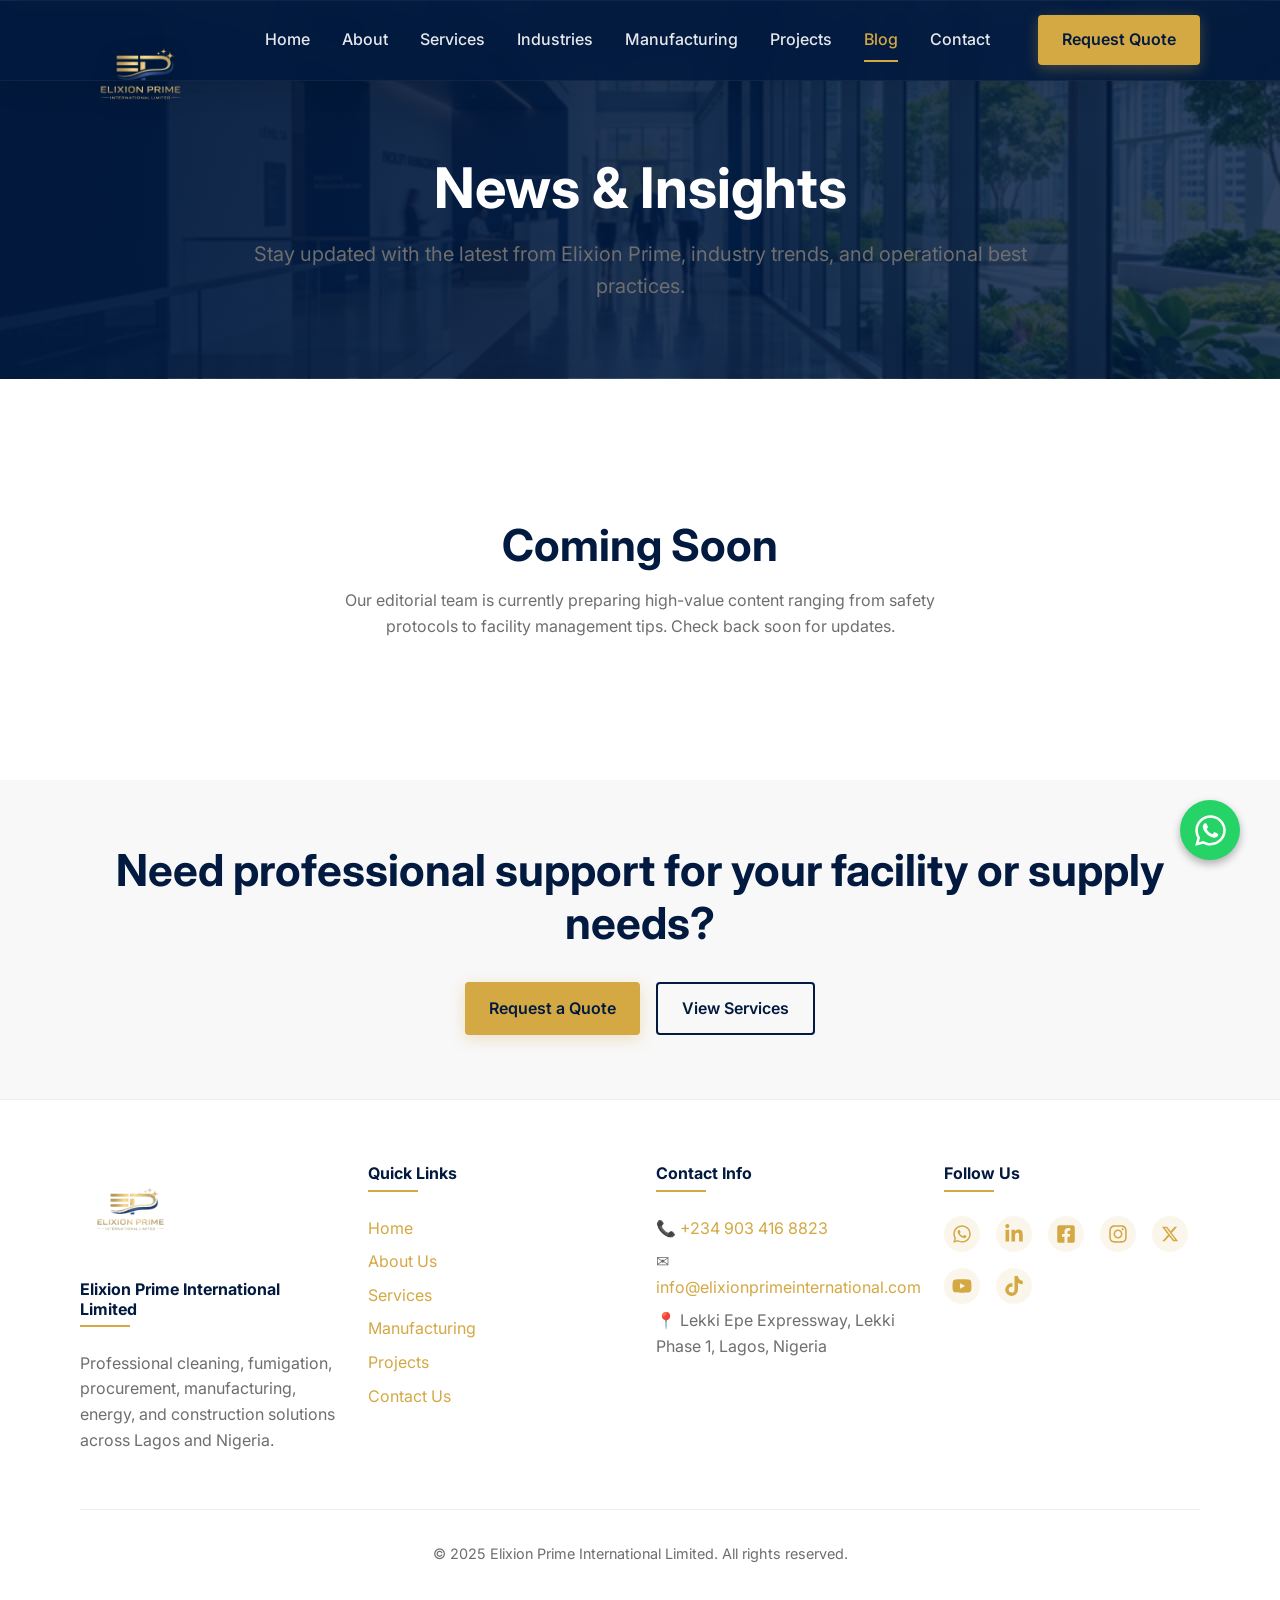
<file: blog.html>
<!DOCTYPE html>
<html lang="en">

<head>
    <meta charset="UTF-8">
    <meta name="viewport" content="width=device-width, initial-scale=1.0">
    <title>Blog | Elixion Prime International</title>
    <meta name="description"
        content="Learn about Elixion Prime International Limited, our mission, vision, and core values. A multi-division company delivering cleaning, fumigation, procurement, manufacturing, energy, and construction solutions.">

    <!-- Open Graph Placeholders -->
    <meta property="og:title" content="About Us - Elixion Prime International Limited">
    <meta property="og:description"
        content="A multi-division company delivering cleaning, fumigation, procurement, manufacturing, energy, and construction solutions.">
    <meta property="og:image" content="https://www.elixionprimeinternational.com/logo.png">
    <meta property="og:url" content="https://www.elixionprime.com/about.html">

    <link rel="preconnect" href="https://fonts.googleapis.com">
    <link rel="preconnect" href="https://fonts.gstatic.com" crossorigin>
    <link href="https://fonts.googleapis.com/css2?family=Inter:wght@400;500;600;700;800&display=swap" rel="stylesheet">
    <link rel="stylesheet" href="styles.css">
    <link rel="stylesheet" href="components.css">
    
    <style>
        /* Premium Page Overrides */
        .page-hero {
            position: relative;
            background-color: var(--color-primary) !important;
            background-image: linear-gradient(to right, rgba(2, 26, 63, 0.95) 0%, rgba(2, 26, 63, 0.8) 100%), url('hero-bg.png') !important;
            background-size: cover !important;
            background-position: center !important;
            padding: clamp(8rem, 12vw, 10rem) 0 clamp(4rem, 6vw, 6rem) !important;
            color: var(--color-white) !important;
            margin-top: -80px; /* Pull up behind the transparent header */
            text-align: center;
        }

        .page-hero h1 {
            color: var(--color-white) !important;
            font-size: clamp(2.5rem, 5vw, 3.5rem);
            margin-bottom: 1rem;
            position: relative;
            z-index: 2;
        }

        .page-hero p {
            position: relative;
            z-index: 2;
        }

        .about-grid {
            display: grid;
            grid-template-columns: 3fr 2fr;
            gap: 4rem;
            align-items: center;
        }

        @media (max-width: 992px) {
            .about-grid {
                grid-template-columns: 1fr;
            }
        }

        .value-cards {
            display: grid;
            grid-template-columns: repeat(auto-fit, minmax(280px, 1fr));
            gap: 2rem;
            margin-top: 3rem;
        }

        .value-card {
            background: var(--color-white);
            padding: 2.5rem 2rem;
            border-radius: 12px;
            box-shadow: 0 10px 30px rgba(2, 26, 63, 0.05);
            text-align: left;
            border: 1px solid rgba(212, 168, 67, 0.1);
            position: relative;
            overflow: hidden;
            transition: all 0.4s ease;
            height: 100%;
        }

        .value-card::before {
            content: '';
            position: absolute;
            top: 0;
            left: 0;
            width: 4px;
            height: 100%;
            background: var(--color-gold);
            transform: scaleY(0);
            transform-origin: bottom;
            transition: transform 0.4s ease;
        }

        .value-card:hover {
            transform: translateY(-5px);
            box-shadow: 0 15px 30px rgba(2, 26, 63, 0.08);
        }

        .value-card:hover::before {
            transform: scaleY(1);
            transform-origin: top;
        }
        
        .value-card h3 {
            color: var(--color-primary) !important;
            font-size: 1.3rem;
            margin-bottom: 1rem;
        }

        .quick-facts-card {
            background-color: var(--color-primary) !important;
            color: var(--color-white);
            padding: 2.5rem;
            border-radius: 12px;
            box-shadow: 0 15px 30px rgba(0,0,0,0.15);
            position: relative;
            overflow: hidden;
            border: 1px solid rgba(212, 168, 67, 0.1) !important;
        }

        .quick-facts-card::after {
            content: '';
            position: absolute;
            bottom: 0;
            right: 0;
            width: 150px;
            height: 150px;
            background: radial-gradient(circle, rgba(212, 168, 67, 0.15) 0%, transparent 70%);
            border-radius: 50%;
            transform: translate(30%, 30%);
            pointer-events: none;
        }

        .quick-facts-card h3 {
            color: var(--color-gold) !important;
            margin-bottom: 1.5rem;
            display: inline-block;
            border-bottom: none;
            font-size: 1.5rem;
        }

        .quick-facts-list {
            list-style: none;
            padding: 0;
            margin: 0;
        }

        .quick-facts-list li {
            margin-bottom: 1.25rem !important;
            padding-left: 2rem;
            position: relative;
            color: #D3D9E6 !important;
            line-height: 1.6;
        }

        .quick-facts-list li::before {
            content: '\2713';
            color: var(--color-gold);
            position: absolute;
            left: 0;
            top: 2px;
            font-weight: bold;
            font-size: 1.1rem;
        }

        .quick-facts-list strong {
            color: var(--color-white);
            font-weight: 600;
            display: block;
            margin-bottom: 0.25rem;
        }
    </style>
</head>

<body>

    <!-- Header -->
    <header class="header">
        <div class="container nav-container" style="position: relative;">
            <a href="index.html" class="logo"><img src="logo.png" alt="Elixion Prime logo"></a>
            <nav aria-label="Main Navigation">
                
        <ul class="nav-menu">
          <li><a href="index.html" class="nav-link">Home</a></li>
          <li><a href="about.html" class="nav-link">About</a></li>
          <li class="dropdown">
            <a href="services.html" class="nav-link">Services</a>
            <div class="dropdown-content">
              <a href="cleaning.html">Professional Cleaning</a>
              <a href="fumigation.html">Fumigation & Pest Control</a>
              <a href="procurement.html">Procurement</a>
              <a href="manufacturing.html">Manufacturing</a>
              <a href="energy.html">Energy</a>
              <a href="construction.html">Construction</a>
            </div>
          </li>
          <li><a href="industries.html" class="nav-link">Industries</a></li>
          <li><a href="manufacturing.html" class="nav-link">Manufacturing</a></li>
          <li><a href="projects.html" class="nav-link">Projects</a></li>
          <li><a href="blog.html" class="nav-link active">Blog</a></li>
          <li><a href="contact.html" class="nav-link">Contact</a></li>
          <li><a href="#" onclick="window.open(window.buildWaLink('Hello Elixion Prime, I’d like to request a quote. Service: [Cleaning/Fumigation/Procurement/Manufacturing/Energy/Construction]. Location: [ ].'), '_blank'); return false;" class="btn btn-primary" style="margin-left: 1rem;">Request Quote</a></li>
        </ul>
            </nav>
            <button class="hamburger" aria-expanded="false" aria-label="Toggle navigation">
                &#9776;
            </button>
        </div>
    </header>

    
    <!-- Page Hero -->
    <section class="page-hero">
        <div class="container">
            <h1>News & Insights</h1>
            <p style="font-size: 1.25rem; max-width: 800px; margin: 0 auto; color: #E0E0E0;">Stay updated with the latest from Elixion Prime, industry trends, and operational best practices.</p>
        </div>
    </section>

    <!-- Content -->
    <section class="section">
        <div class="container text-center" style="text-align: center; padding: 4rem 0;">
            <h2>Coming Soon</h2>
            <p style="color: var(--color-text-light); max-width: 600px; margin: 0 auto;">Our editorial team is currently preparing high-value content ranging from safety protocols to facility management tips. Check back soon for updates.</p>
        </div>
    </section>
<!-- CTA Strip -->
    <section class="cta-banner" style="background-color: var(--color-off-white) !important; color: var(--color-text-main) !important;">
        <div class="container">
            <h2 style="color: var(--color-navy) !important;">Need professional support for your facility or supply needs?</h2>
            <div style="display: flex; gap: 1rem; justify-content: center; flex-wrap: wrap; margin-top: 2rem;">
                <a href="#"
                    onclick="window.open(window.buildWaLink('Hello Elixion Prime, I’d like to request a quote. Service: [Cleaning/Fumigation/Procurement/Manufacturing/Energy/Construction]. Location: [ ].'), '_blank'); return false;"
                    class="btn btn-primary">Request a Quote</a>
                <a href="services.html" class="btn btn-secondary">View Services</a>
            </div>
        </div>
    </section>

    <!-- Footer -->
    <footer class="footer">
        <div class="container">
            <div class="footer-grid">
                <div class="footer-col">
                    <a href="index.html" class="footer-logo"><img src="logo.png" alt="Elixion Prime logo"></a>
                    <h4>Elixion Prime International Limited</h4>
                    <p>Professional cleaning, fumigation, procurement, manufacturing, energy, and construction solutions
                        across Lagos and Nigeria.</p>
                </div>
                <div class="footer-col">
                    <h4>Quick Links</h4>
                    <ul>
                        <li><a href="index.html">Home</a></li>
                        <li><a href="about.html">About Us</a></li>
                        <li><a href="services.html">Services</a></li>
                        <li><a href="manufacturing.html">Manufacturing</a></li>
                        <li><a href="projects.html">Projects</a></li>
                        <li><a href="contact.html">Contact Us</a></li>
                    </ul>
                </div>
                <div class="footer-col">
                    <h4>Contact Info</h4>
                    <ul>
                        <li>&#128222; <a href="tel:+2349034168823">+234 903 416 8823</a></li>
                        <li>&#9993; <a href="mailto:info@elixionprimeinternational.com">info@elixionprimeinternational.com</a></li>
                        <li>&#128205; Lekki Epe Expressway, Lekki Phase 1, Lagos, Nigeria</li>
                    </ul>
                </div>
                <div class="footer-col">
                    <h4>Follow Us</h4>
                    <div style="display: flex; gap: 1rem; margin-top: 0.5rem; flex-wrap: wrap;">
            <a href="https://wa.me/2349034168823" target="_blank" rel="noopener" aria-label="WhatsApp" style="display:flex; align-items:center; justify-content:center; width:36px; height:36px; border-radius:50%; background:rgba(212,168,67,0.1); color:var(--color-gold); transition:all 0.3s ease;">
                <svg width="20" height="20" fill="currentColor" viewBox="0 0 448 512"><path d="M380.9 97.1C339 55.1 283.2 32 223.9 32c-122.4 0-222 99.6-222 222 0 39.1 10.2 77.3 29.6 111L0 480l117.7-30.9c32.4 17.7 68.9 27 106.1 27h.1c122.3 0 224.1-99.6 224.1-222 0-59.3-25.2-115-67.1-157.1zm-157 341.6c-33.2 0-65.7-8.9-94-25.7l-6.7-4-69.8 18.3L72 359.2l-4.4-7c-18.5-29.4-28.2-63.3-28.2-98.2 0-101.7 82.8-184.5 184.6-184.5 49.3 0 95.6 19.2 130.4 54.1 34.8 34.9 56.2 81.2 56.1 130.5 0 101.8-84.9 184.6-186.6 184.6zm101.2-138.2c-5.5-2.8-32.8-16.2-37.9-18-5.1-1.9-8.8-2.8-12.5 2.8-3.7 5.6-14.3 18-17.6 21.8-3.2 3.7-6.5 4.2-12 1.4-32.6-16.3-54-29.1-75.5-66-5.7-9.8 5.7-9.1 16.3-30.3 1.8-3.7.9-6.9-.5-9.7-1.4-2.8-12.5-30.1-17.1-41.2-4.5-10.8-9.1-9.3-12.5-9.5-3.2-.2-6.9-.2-10.6-.2-3.7 0-9.7 1.4-14.8 6.9-5.1 5.6-19.4 19-19.4 46.3 0 27.3 19.9 53.7 22.6 57.4 2.8 3.7 39.1 59.7 94.8 83.8 35.2 15.2 49 16.5 66.6 13.9 10.7-1.6 32.8-13.4 37.4-26.4 4.6-13 4.6-24.1 3.2-26.4-1.3-2.5-5-3.9-10.5-6.6z"/></svg>
            </a>
            <a href="https://linkedin.com/company/elixionprime" target="_blank" rel="noopener" aria-label="LinkedIn" style="display:flex; align-items:center; justify-content:center; width:36px; height:36px; border-radius:50%; background:rgba(212,168,67,0.1); color:var(--color-gold); transition:all 0.3s ease;">
                <svg width="20" height="20" fill="currentColor" viewBox="0 0 448 512"><path d="M100.28 448H7.4V148.9h92.88zM53.79 108.1C24.09 108.1 0 83.5 0 53.8a53.79 53.79 0 0 1 107.58 0c0 29.7-24.1 54.3-53.79 54.3zM447.9 448h-92.68V302.4c0-34.7-.7-79.2-48.29-79.2-48.29 0-55.69 37.7-55.69 76.7V448h-92.78V148.9h89.08v40.8h1.3c12.4-23.5 42.69-48.3 87.88-48.3 94 0 111.28 61.9 111.28 142.3V448z"/></svg>
            </a>
            <a href="https://facebook.com/elixionprime" target="_blank" rel="noopener" aria-label="Facebook" style="display:flex; align-items:center; justify-content:center; width:36px; height:36px; border-radius:50%; background:rgba(212,168,67,0.1); color:var(--color-gold); transition:all 0.3s ease;">
                <svg width="20" height="20" fill="currentColor" viewBox="0 0 448 512"><path d="M400 32H48A48 48 0 0 0 0 80v352a48 48 0 0 0 48 48h137.25V327.69h-63V256h63v-54.64c0-62.15 37-96.48 93.67-96.48 27.14 0 55.52 4.84 55.52 4.84v61h-31.28c-30.8 0-40.41 19.12-40.41 38.73V256h68.78l-11 71.69h-57.78V480H400a48 48 0 0 0 48-48V80a48 48 0 0 0-48-48z"/></svg>
            </a>
            <a href="https://instagram.com/elixionprime" target="_blank" rel="noopener" aria-label="Instagram" style="display:flex; align-items:center; justify-content:center; width:36px; height:36px; border-radius:50%; background:rgba(212,168,67,0.1); color:var(--color-gold); transition:all 0.3s ease;">
                <svg width="20" height="20" fill="currentColor" viewBox="0 0 448 512"><path d="M224.1 141c-63.6 0-114.9 51.3-114.9 114.9s51.3 114.9 114.9 114.9S339 319.5 339 255.9 287.7 141 224.1 141zm0 189.6c-41.1 0-74.7-33.5-74.7-74.7s33.5-74.7 74.7-74.7 74.7 33.5 74.7 74.7-33.6 74.7-74.7 74.7zm146.4-194.3c0 14.9-12 26.8-26.8 26.8-14.9 0-26.8-12-26.8-26.8s12-26.8 26.8-26.8 26.8 12 26.8 26.8zm76.1 27.2c-1.7-35.9-9.9-67.7-36.2-93.9-26.2-26.2-58-34.4-93.9-36.2-37-2.1-147.9-2.1-184.9 0-35.8 1.7-67.6 9.9-93.9 36.1s-34.4 58-36.2 93.9c-2.1 37-2.1 147.9 0 184.9 1.7 35.9 9.9 67.7 36.2 93.9s58 34.4 93.9 36.2c37 2.1 147.9 2.1 184.9 0 35.9-1.7 67.7-9.9 93.9-36.2 26.2-26.2 34.4-58 36.2-93.9 2.1-37 2.1-147.8 0-184.8zM398.8 388c-7.8 19.6-22.9 34.7-42.6 42.6-29.5 11.7-99.5 9-132.1 9s-102.7 2.6-132.1-9c-19.6-7.8-34.7-22.9-42.6-42.6-11.7-29.5-9-99.5-9-132.1s-2.6-102.7 9-132.1c7.8-19.6 22.9-34.7 42.6-42.6 29.5-11.7 99.5-9 132.1-9s102.7-2.6 132.1 9c19.6 7.8 34.7 22.9 42.6 42.6 11.7 29.5 9 99.5 9 132.1s2.7 102.7-9 132.1z"/></svg>
            </a>
            <a href="https://x.com/elixionprime" target="_blank" rel="noopener" aria-label="X (Twitter)" style="display:flex; align-items:center; justify-content:center; width:36px; height:36px; border-radius:50%; background:rgba(212,168,67,0.1); color:var(--color-gold); transition:all 0.3s ease;">
                <svg width="18" height="18" fill="currentColor" viewBox="0 0 512 512"><path d="M389.2 48h70.6L305.6 224.2 487 464H345L233.7 318.6 106.5 464H35.8L200.7 275.5 26.8 48H172.4L272.9 180.9 389.2 48zM364.4 421.8h39.1L151.1 88h-42L364.4 421.8z"/></svg>
            </a>
            <a href="https://youtube.com/@elixionprime" target="_blank" rel="noopener" aria-label="YouTube" style="display:flex; align-items:center; justify-content:center; width:36px; height:36px; border-radius:50%; background:rgba(212,168,67,0.1); color:var(--color-gold); transition:all 0.3s ease;">
                <svg width="20" height="20" fill="currentColor" viewBox="0 0 576 512"><path d="M549.7 124.1c-6.3-23.7-24.8-42.3-48.3-48.6C458.8 64 288 64 288 64S117.2 64 74.6 75.5c-23.5 6.3-42 24.9-48.3 48.6-11.4 42.9-11.4 132.3-11.4 132.3s0 89.4 11.4 132.3c6.3 23.7 24.8 41.5 48.3 47.8C117.2 448 288 448 288 448s170.8 0 213.4-11.5c23.5-6.3 42-24.1 48.3-47.8 11.4-42.9 11.4-132.3 11.4-132.3s0-89.4-11.4-132.3zm-317.5 213.5V175.2l142.7 81.2-142.7 81.2z"/></svg>
            </a>
            <a href="https://tiktok.com/@elixionprime" target="_blank" rel="noopener" aria-label="TikTok" style="display:flex; align-items:center; justify-content:center; width:36px; height:36px; border-radius:50%; background:rgba(212,168,67,0.1); color:var(--color-gold); transition:all 0.3s ease;">
                <svg width="20" height="20" fill="currentColor" viewBox="0 0 448 512"><path d="M448,209.91a210.06,210.06,0,0,1-122.77-39.25V349.38A162.55,162.55,0,1,1,185,188.31V278.2a74.62,74.62,0,1,0,52.23,71.18V0l88,0a121.18,121.18,0,0,0,1.86,22.17h0A122.18,122.18,0,0,0,381,102.39a121.43,121.43,0,0,0,67,20.14Z"/></svg>
            </a>
          </div>
                </div>
            </div>
            <div class="footer-bottom">
                <p>&copy; 2025 Elixion Prime International Limited. All rights reserved.</p>
            </div>
        </div>
    </footer>

    <!-- WhatsApp Float -->
    <a href="https://wa.me/2349034168823" class="whatsapp-float" aria-label="Chat with Elixion on WhatsApp"
        target="_blank" rel="noopener">
        <svg xmlns="http://www.w3.org/2000/svg" viewBox="0 0 448 512">
            <path
                d="M380.9 97.1C339 55.1 283.2 32 223.9 32c-122.4 0-222 99.6-222 222 0 39.1 10.2 77.3 29.6 111L0 480l117.7-30.9c32.4 17.7 68.9 27 106.1 27h.1c122.3 0 224.1-99.6 224.1-222 0-59.3-25.2-115-67.1-157.1zm-157 341.6c-33.2 0-65.7-8.9-94-25.7l-6.7-4-69.8 18.3L72 359.2l-4.4-7c-18.5-29.4-28.2-63.3-28.2-98.2 0-101.7 82.8-184.5 184.6-184.5 49.3 0 95.6 19.2 130.4 54.1 34.8 34.9 56.2 81.2 56.1 130.5 0 101.8-84.9 184.6-186.6 184.6zm101.2-138.2c-5.5-2.8-32.8-16.2-37.9-18-5.1-1.9-8.8-2.8-12.5 2.8-3.7 5.6-14.3 18-17.6 21.8-3.2 3.7-6.5 4.2-12 1.4-32.6-16.3-54-29.1-75.5-66-5.7-9.8 5.7-9.1 16.3-30.3 1.8-3.7.9-6.9-.5-9.7-1.4-2.8-12.5-30.1-17.1-41.2-4.5-10.8-9.1-9.3-12.5-9.5-3.2-.2-6.9-.2-10.6-.2-3.7 0-9.7 1.4-14.8 6.9-5.1 5.6-19.4 19-19.4 46.3 0 27.3 19.9 53.7 22.6 57.4 2.8 3.7 39.1 59.7 94.8 83.8 35.2 15.2 49 16.5 66.6 13.9 10.7-1.6 32.8-13.4 37.4-26.4 4.6-13 4.6-24.1 3.2-26.4-1.3-2.5-5-3.9-10.5-6.6z" />
        </svg>
    </a>

    <script type="module" src="whatsapp.js" defer></script>
    <script src="main.js" defer></script>
    
    <!-- Premium Enhancements & Animations -->
    <style>
        /* 1. Premium Header Layout & Breakout Logo Positioning */
        .header {
            background: rgba(2, 26, 63, 0.9) !important;
            backdrop-filter: blur(12px);
            -webkit-backdrop-filter: blur(12px);
            border-bottom: 1px solid rgba(255, 255, 255, 0.05);
            box-shadow: 0 4px 30px rgba(0, 0, 0, 0.1);
            position: sticky;
            top: 0;
            z-index: 1000;
        }

        .logo {
            position: relative;
            display: flex;
            align-items: center;
            height: 80px; 
            width: 140px; 
        }

        .logo img {
            position: absolute;
            top: 20px; 
            height: 120px !important;
            transition: transform 0.4s cubic-bezier(0.175, 0.885, 0.32, 1.275), filter 0.3s !important;
            transform-origin: top left;
            filter: drop-shadow(0 4px 10px rgba(0,0,0,0.3));
            z-index: 1001; 
        }

        @media (max-width: 768px) {
            .logo img {
                height: 80px !important;
                top: 50%;
                transform: translateY(-50%) !important;
            }
        }

        .footer-logo img {
            height: 100px !important;
            transition: transform 0.4s cubic-bezier(0.175, 0.885, 0.32, 1.275) !important;
            transform-origin: center center;
        }

            .logo img {
        /* Premium Background Hover Mechanics */
        border-radius: 100px;
        padding: 0;
        transition: transform 0.4s cubic-bezier(0.175, 0.885, 0.32, 1.275), filter 0.3s, background-color 0.4s, padding 0.4s !important;
    }

    .logo img:hover {
        transform: scale(1.05) !important;
        background-color: #ffffff;
        padding: 10px;
        box-shadow: 0 8px 25px rgba(0,0,0,0.15);
    }
    
    .footer-logo img:hover {
        transform: scale(1.05) !important;
    }

        /* 2. Glassmorphism navigation links */
        .nav-link {
            color: #fff !important; 
            opacity: 0.9;
        }
        .nav-link:hover, .nav-link.active {
            color: var(--color-gold) !important;
            opacity: 1;
        }

        /* 3. Advanced Button "Shine" Animation */
        .btn-primary {
            background: var(--color-gold) !important;
            color: var(--color-primary) !important;
            position: relative;
            overflow: hidden;
            z-index: 1;
            transform-style: preserve-3d;
            border: none;
            box-shadow: 0 4px 15px rgba(212, 168, 67, 0.3);
        }

        .btn-primary:hover {
            transform: translateY(-2px);
            box-shadow: 0 8px 25px rgba(212, 168, 67, 0.4);
        }

        .btn-primary::after {
            content: '';
            position: absolute;
            top: 0;
            left: -100%;
            width: 50%;
            height: 100%;
            background: linear-gradient(to right, rgba(255, 255, 255, 0) 0%, rgba(255, 255, 255, 0.5) 50%, rgba(255, 255, 255, 0) 100%);
            transform: skewX(-25deg);
            animation: shine 4s infinite;
            z-index: -1;
        }

        .cta-banner .btn-secondary {
            border-color: var(--color-primary) !important;
            color: var(--color-primary) !important;
        }
        
        .cta-banner .btn-secondary:hover {
            background: var(--color-primary) !important;
            color: #fff !important;
        }

        @keyframes shine {
            0% { left: -100%; }
            20% { left: 200%; }
            100% { left: 200%; }
        }

        /* 4. Advanced Card Hover Micro-interactions */
        .card {
            transition: transform 0.5s cubic-bezier(0.175, 0.885, 0.32, 1.275), box-shadow 0.5s ease;
            will-change: transform;
            border: 1px solid rgba(0,0,0,0.05);
            border-radius: 12px;
            overflow: hidden;
        }
        
        .card .card-img {
            transition: transform 0.6s ease;
        }

        .card:hover {
            transform: translateY(-10px);
            box-shadow: 0 20px 40px rgba(2, 26, 63, 0.08), 0 5px 15px rgba(2, 26, 63, 0.05);
            border-color: rgba(212, 168, 67, 0.3);
        }
        
        .card:hover .card-img {
            transform: scale(1.05);
        }

        /* Timeline Step Enhancements */
        .timeline-step {
            transition: transform 0.3s ease;
        }
        .timeline-step:hover {
            transform: translateX(10px);
        }
        .step-marker {
            transition: transform 0.3s ease, background 0.3s ease, color 0.3s ease;
        }
        .timeline-step:hover .step-marker {
            transform: scale(1.1);
            background-color: var(--color-gold);
            color: var(--color-primary);
        }

        /* 5. Scroll Animations */
        .premium-animate-up {
            opacity: 0;
            transform: translateY(40px);
            transition: opacity 0.8s cubic-bezier(0.25, 0.46, 0.45, 0.94),
                transform 0.8s cubic-bezier(0.25, 0.46, 0.45, 0.94);
            will-change: opacity, transform;
        }

        .premium-animate-up.is-visible {
            opacity: 1;
            transform: translateY(0);
        }

        .premium-delay-1 { transition-delay: 0.1s; }
        .premium-delay-2 { transition-delay: 0.2s; }
        .premium-delay-3 { transition-delay: 0.3s; }
        .premium-delay-4 { transition-delay: 0.4s; }

        html {
            scroll-behavior: smooth;
        }
        
        .card-img {
            background: var(--color-off-white);
        }
    </style>

    <script>
        document.addEventListener("DOMContentLoaded", () => {
            // Setup Elements for Animation
            const targets = document.querySelectorAll('.section-subtitle, h2, .card, .value-card, .quick-facts-card, .timeline-step, .overview-text p');

            targets.forEach((el, index) => {
                el.classList.add('premium-animate-up');
                // Staggered delay logic
                if (el.parentElement && (el.parentElement.classList.contains('card-grid') || el.parentElement.classList.contains('value-cards') || el.parentElement.classList.contains('process-timeline'))) {
                    const siblingIndex = Array.from(el.parentElement.children).indexOf(el);
                    const delayClass = 'premium-delay-' + ((siblingIndex % 4) + 1);
                    el.classList.add(delayClass);
                }
            });

            const observerOptions = {
                root: null,
                rootMargin: '0px 0px -10% 0px',
                threshold: 0.1
            };

            const observer = new IntersectionObserver((entries, observer) => {
                entries.forEach(entry => {
                    if (entry.isIntersecting) {
                        entry.target.classList.add('is-visible');
                        observer.unobserve(entry.target);
                    }
                });
            }, observerOptions);

            document.querySelectorAll('.premium-animate-up').forEach(el => {
                const rect = el.getBoundingClientRect();
                if (rect.top < window.innerHeight) {
                    setTimeout(() => { el.classList.add('is-visible'); }, 50);
                } else {
                    observer.observe(el);
                }
            });
        });
    </script>
</body>

</html>
</file>
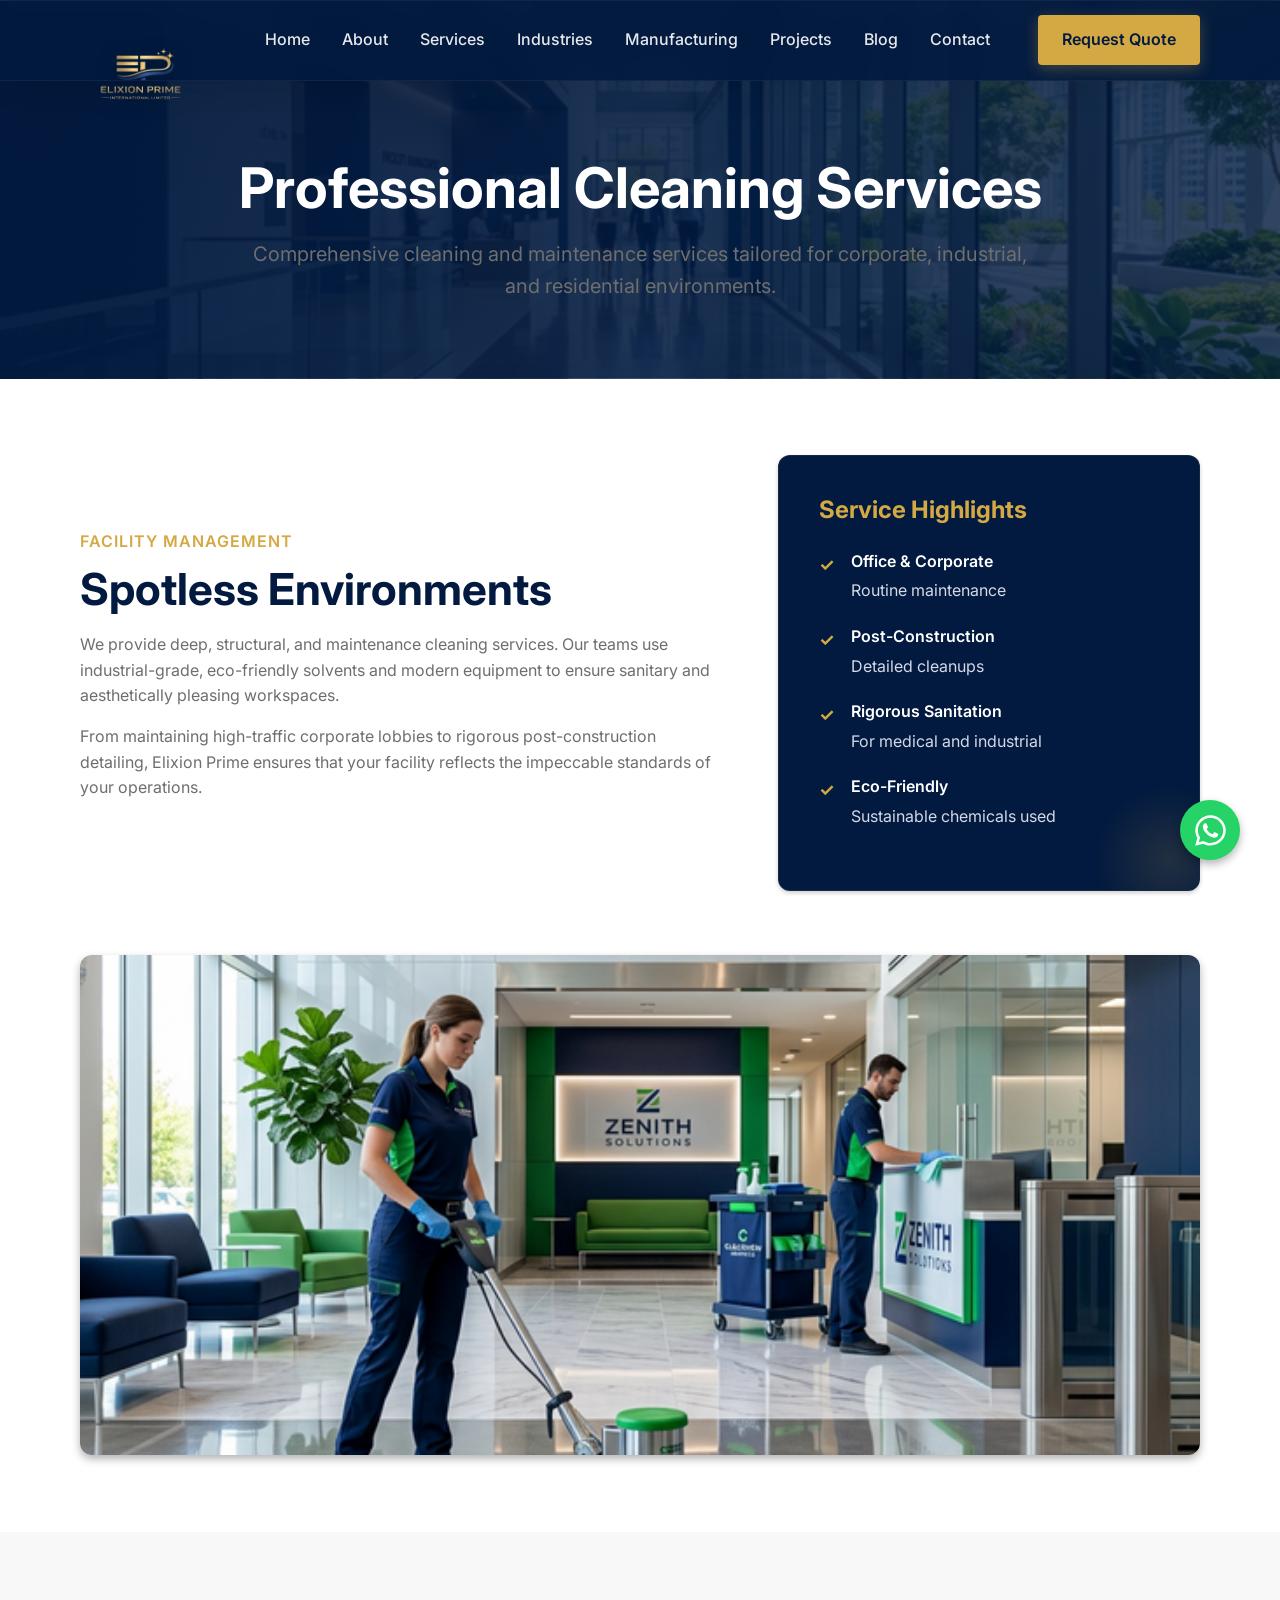
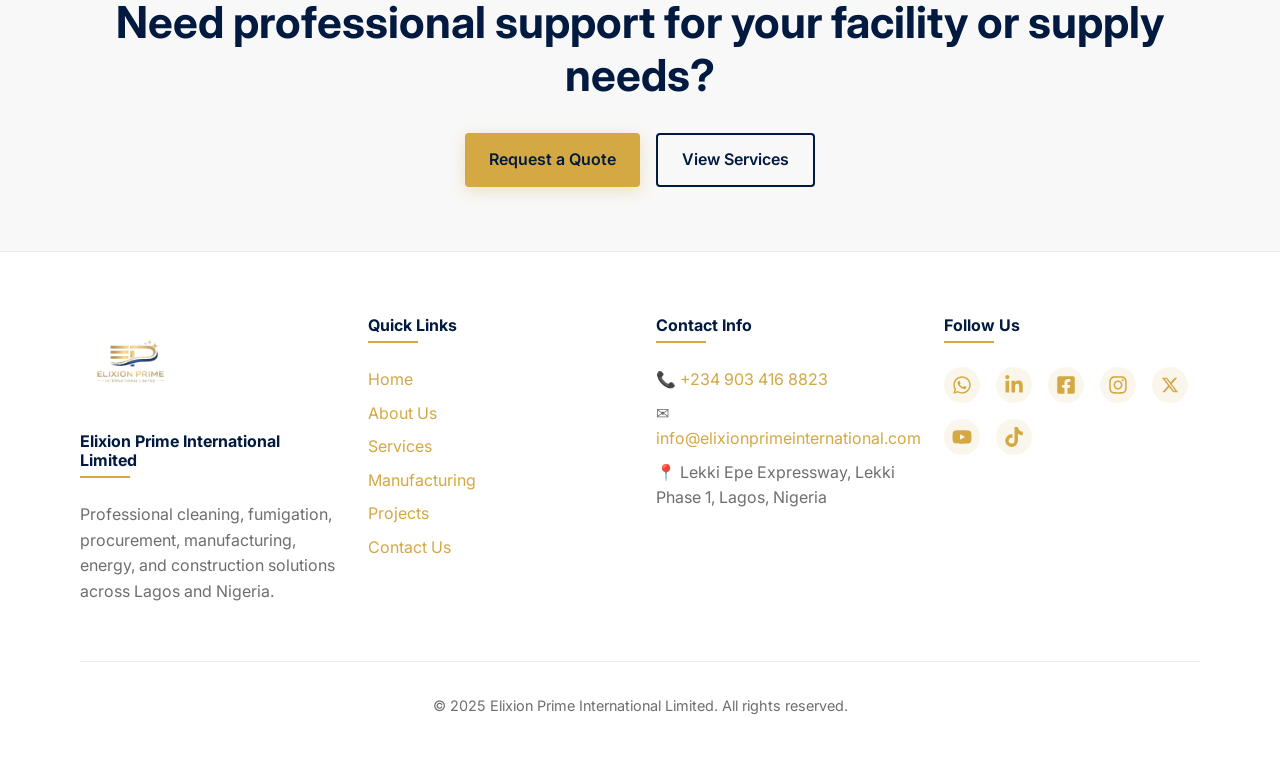
<file: cleaning.html>
<!DOCTYPE html>
<html lang="en">

<head>
    <meta charset="UTF-8">
    <meta name="viewport" content="width=device-width, initial-scale=1.0">
    <title>Cleaning | Elixion Prime International</title>
    <meta name="description"
        content="Learn about Elixion Prime International Limited, our mission, vision, and core values. A multi-division company delivering cleaning, fumigation, procurement, manufacturing, energy, and construction solutions.">

    <!-- Open Graph Placeholders -->
    <meta property="og:title" content="About Us - Elixion Prime International Limited">
    <meta property="og:description"
        content="A multi-division company delivering cleaning, fumigation, procurement, manufacturing, energy, and construction solutions.">
    <meta property="og:image" content="https://www.elixionprimeinternational.com/logo.png">
    <meta property="og:url" content="https://www.elixionprime.com/about.html">

    <link rel="preconnect" href="https://fonts.googleapis.com">
    <link rel="preconnect" href="https://fonts.gstatic.com" crossorigin>
    <link href="https://fonts.googleapis.com/css2?family=Inter:wght@400;500;600;700;800&display=swap" rel="stylesheet">
    <link rel="stylesheet" href="styles.css">
    <link rel="stylesheet" href="components.css">
    
    <style>
        /* Premium Page Overrides */
        .page-hero {
            position: relative;
            background-color: var(--color-primary) !important;
            background-image: linear-gradient(to right, rgba(2, 26, 63, 0.95) 0%, rgba(2, 26, 63, 0.8) 100%), url('hero-bg.png') !important;
            background-size: cover !important;
            background-position: center !important;
            padding: clamp(8rem, 12vw, 10rem) 0 clamp(4rem, 6vw, 6rem) !important;
            color: var(--color-white) !important;
            margin-top: -80px; /* Pull up behind the transparent header */
            text-align: center;
        }

        .page-hero h1 {
            color: var(--color-white) !important;
            font-size: clamp(2.5rem, 5vw, 3.5rem);
            margin-bottom: 1rem;
            position: relative;
            z-index: 2;
        }

        .page-hero p {
            position: relative;
            z-index: 2;
        }

        .about-grid {
            display: grid;
            grid-template-columns: 3fr 2fr;
            gap: 4rem;
            align-items: center;
        }

        @media (max-width: 992px) {
            .about-grid {
                grid-template-columns: 1fr;
            }
        }

        .value-cards {
            display: grid;
            grid-template-columns: repeat(auto-fit, minmax(280px, 1fr));
            gap: 2rem;
            margin-top: 3rem;
        }

        .value-card {
            background: var(--color-white);
            padding: 2.5rem 2rem;
            border-radius: 12px;
            box-shadow: 0 10px 30px rgba(2, 26, 63, 0.05);
            text-align: left;
            border: 1px solid rgba(212, 168, 67, 0.1);
            position: relative;
            overflow: hidden;
            transition: all 0.4s ease;
            height: 100%;
        }

        .value-card::before {
            content: '';
            position: absolute;
            top: 0;
            left: 0;
            width: 4px;
            height: 100%;
            background: var(--color-gold);
            transform: scaleY(0);
            transform-origin: bottom;
            transition: transform 0.4s ease;
        }

        .value-card:hover {
            transform: translateY(-5px);
            box-shadow: 0 15px 30px rgba(2, 26, 63, 0.08);
        }

        .value-card:hover::before {
            transform: scaleY(1);
            transform-origin: top;
        }
        
        .value-card h3 {
            color: var(--color-primary) !important;
            font-size: 1.3rem;
            margin-bottom: 1rem;
        }

        .quick-facts-card {
            background-color: var(--color-primary) !important;
            color: var(--color-white);
            padding: 2.5rem;
            border-radius: 12px;
            box-shadow: 0 15px 30px rgba(0,0,0,0.15);
            position: relative;
            overflow: hidden;
            border: 1px solid rgba(212, 168, 67, 0.1) !important;
        }

        .quick-facts-card::after {
            content: '';
            position: absolute;
            bottom: 0;
            right: 0;
            width: 150px;
            height: 150px;
            background: radial-gradient(circle, rgba(212, 168, 67, 0.15) 0%, transparent 70%);
            border-radius: 50%;
            transform: translate(30%, 30%);
            pointer-events: none;
        }

        .quick-facts-card h3 {
            color: var(--color-gold) !important;
            margin-bottom: 1.5rem;
            display: inline-block;
            border-bottom: none;
            font-size: 1.5rem;
        }

        .quick-facts-list {
            list-style: none;
            padding: 0;
            margin: 0;
        }

        .quick-facts-list li {
            margin-bottom: 1.25rem !important;
            padding-left: 2rem;
            position: relative;
            color: #D3D9E6 !important;
            line-height: 1.6;
        }

        .quick-facts-list li::before {
            content: '\2713';
            color: var(--color-gold);
            position: absolute;
            left: 0;
            top: 2px;
            font-weight: bold;
            font-size: 1.1rem;
        }

        .quick-facts-list strong {
            color: var(--color-white);
            font-weight: 600;
            display: block;
            margin-bottom: 0.25rem;
        }
    </style>
</head>

<body>

    <!-- Header -->
    <header class="header">
        <div class="container nav-container" style="position: relative;">
            <a href="index.html" class="logo"><img src="logo.png" alt="Elixion Prime logo"></a>
            <nav aria-label="Main Navigation">
                
        <ul class="nav-menu">
          <li><a href="index.html" class="nav-link">Home</a></li>
          <li><a href="about.html" class="nav-link">About</a></li>
          <li class="dropdown">
            <a href="services.html" class="nav-link">Services</a>
            <div class="dropdown-content">
              <a href="cleaning.html">Professional Cleaning</a>
              <a href="fumigation.html">Fumigation & Pest Control</a>
              <a href="procurement.html">Procurement</a>
              <a href="manufacturing.html">Manufacturing</a>
              <a href="energy.html">Energy</a>
              <a href="construction.html">Construction</a>
            </div>
          </li>
          <li><a href="industries.html" class="nav-link">Industries</a></li>
          <li><a href="manufacturing.html" class="nav-link">Manufacturing</a></li>
          <li><a href="projects.html" class="nav-link">Projects</a></li>
          <li><a href="blog.html" class="nav-link">Blog</a></li>
          <li><a href="contact.html" class="nav-link">Contact</a></li>
          <li><a href="#" onclick="window.open(window.buildWaLink('Hello Elixion Prime, I’d like to request a quote. Service: [Cleaning/Fumigation/Procurement/Manufacturing/Energy/Construction]. Location: [ ].'), '_blank'); return false;" class="btn btn-primary" style="margin-left: 1rem;">Request Quote</a></li>
        </ul>
            </nav>
            <button class="hamburger" aria-expanded="false" aria-label="Toggle navigation">
                &#9776;
            </button>
        </div>
    </header>

    
    <!-- Page Hero -->
    <section class="page-hero">
        <div class="container">
            <h1>Professional Cleaning Services</h1>
            <p style="font-size: 1.25rem; max-width: 800px; margin: 0 auto; color: #E0E0E0;">Comprehensive cleaning and maintenance services tailored for corporate, industrial, and residential environments.</p>
        </div>
    </section>

    <!-- Content -->
    <section class="section">
        <div class="container about-grid">
            <div class="overview-text">
                <span class="section-subtitle">Facility Management</span>
                <h2>Spotless Environments</h2>
                <p>We provide deep, structural, and maintenance cleaning services. Our teams use industrial-grade, eco-friendly solvents and modern equipment to ensure sanitary and aesthetically pleasing workspaces.</p>
                <p>From maintaining high-traffic corporate lobbies to rigorous post-construction detailing, Elixion Prime ensures that your facility reflects the impeccable standards of your operations.</p>
            </div>
            <div class="quick-facts-card premium-animate-up">
                <h3>Service Highlights</h3>
                <ul class="quick-facts-list">
                    <li><strong>Office & Corporate</strong> Routine maintenance</li>
                    <li><strong>Post-Construction</strong> Detailed cleanups</li>
                    <li><strong>Rigorous Sanitation</strong> For medical and industrial</li>
                    <li><strong>Eco-Friendly</strong> Sustainable chemicals used</li>
                </ul>
            </div>
        </div>
        
        <div class="container" style="margin-top: 4rem; text-align: center;">
             <img src="cleaning-service.png" style="border-radius: 12px; box-shadow: var(--shadow-md); max-width: 100%; height: auto; max-height: 500px; object-fit: cover; width: 100%;">
        </div>
    </section>
<!-- CTA Strip -->
    <section class="cta-banner" style="background-color: var(--color-off-white) !important; color: var(--color-text-main) !important;">
        <div class="container">
            <h2 style="color: var(--color-navy) !important;">Need professional support for your facility or supply needs?</h2>
            <div style="display: flex; gap: 1rem; justify-content: center; flex-wrap: wrap; margin-top: 2rem;">
                <a href="#"
                    onclick="window.open(window.buildWaLink('Hello Elixion Prime, I’d like to request a quote. Service: [Cleaning/Fumigation/Procurement/Manufacturing/Energy/Construction]. Location: [ ].'), '_blank'); return false;"
                    class="btn btn-primary">Request a Quote</a>
                <a href="services.html" class="btn btn-secondary">View Services</a>
            </div>
        </div>
    </section>

    <!-- Footer -->
    <footer class="footer">
        <div class="container">
            <div class="footer-grid">
                <div class="footer-col">
                    <a href="index.html" class="footer-logo"><img src="logo.png" alt="Elixion Prime logo"></a>
                    <h4>Elixion Prime International Limited</h4>
                    <p>Professional cleaning, fumigation, procurement, manufacturing, energy, and construction solutions
                        across Lagos and Nigeria.</p>
                </div>
                <div class="footer-col">
                    <h4>Quick Links</h4>
                    <ul>
                        <li><a href="index.html">Home</a></li>
                        <li><a href="about.html">About Us</a></li>
                        <li><a href="services.html">Services</a></li>
                        <li><a href="manufacturing.html">Manufacturing</a></li>
                        <li><a href="projects.html">Projects</a></li>
                        <li><a href="contact.html">Contact Us</a></li>
                    </ul>
                </div>
                <div class="footer-col">
                    <h4>Contact Info</h4>
                    <ul>
                        <li>&#128222; <a href="tel:+2349034168823">+234 903 416 8823</a></li>
                        <li>&#9993; <a href="mailto:info@elixionprimeinternational.com">info@elixionprimeinternational.com</a></li>
                        <li>&#128205; Lekki Epe Expressway, Lekki Phase 1, Lagos, Nigeria</li>
                    </ul>
                </div>
                <div class="footer-col">
                    <h4>Follow Us</h4>
                    <div style="display: flex; gap: 1rem; margin-top: 0.5rem; flex-wrap: wrap;">
            <a href="https://wa.me/2349034168823" target="_blank" rel="noopener" aria-label="WhatsApp" style="display:flex; align-items:center; justify-content:center; width:36px; height:36px; border-radius:50%; background:rgba(212,168,67,0.1); color:var(--color-gold); transition:all 0.3s ease;">
                <svg width="20" height="20" fill="currentColor" viewBox="0 0 448 512"><path d="M380.9 97.1C339 55.1 283.2 32 223.9 32c-122.4 0-222 99.6-222 222 0 39.1 10.2 77.3 29.6 111L0 480l117.7-30.9c32.4 17.7 68.9 27 106.1 27h.1c122.3 0 224.1-99.6 224.1-222 0-59.3-25.2-115-67.1-157.1zm-157 341.6c-33.2 0-65.7-8.9-94-25.7l-6.7-4-69.8 18.3L72 359.2l-4.4-7c-18.5-29.4-28.2-63.3-28.2-98.2 0-101.7 82.8-184.5 184.6-184.5 49.3 0 95.6 19.2 130.4 54.1 34.8 34.9 56.2 81.2 56.1 130.5 0 101.8-84.9 184.6-186.6 184.6zm101.2-138.2c-5.5-2.8-32.8-16.2-37.9-18-5.1-1.9-8.8-2.8-12.5 2.8-3.7 5.6-14.3 18-17.6 21.8-3.2 3.7-6.5 4.2-12 1.4-32.6-16.3-54-29.1-75.5-66-5.7-9.8 5.7-9.1 16.3-30.3 1.8-3.7.9-6.9-.5-9.7-1.4-2.8-12.5-30.1-17.1-41.2-4.5-10.8-9.1-9.3-12.5-9.5-3.2-.2-6.9-.2-10.6-.2-3.7 0-9.7 1.4-14.8 6.9-5.1 5.6-19.4 19-19.4 46.3 0 27.3 19.9 53.7 22.6 57.4 2.8 3.7 39.1 59.7 94.8 83.8 35.2 15.2 49 16.5 66.6 13.9 10.7-1.6 32.8-13.4 37.4-26.4 4.6-13 4.6-24.1 3.2-26.4-1.3-2.5-5-3.9-10.5-6.6z"/></svg>
            </a>
            <a href="https://linkedin.com/company/elixionprime" target="_blank" rel="noopener" aria-label="LinkedIn" style="display:flex; align-items:center; justify-content:center; width:36px; height:36px; border-radius:50%; background:rgba(212,168,67,0.1); color:var(--color-gold); transition:all 0.3s ease;">
                <svg width="20" height="20" fill="currentColor" viewBox="0 0 448 512"><path d="M100.28 448H7.4V148.9h92.88zM53.79 108.1C24.09 108.1 0 83.5 0 53.8a53.79 53.79 0 0 1 107.58 0c0 29.7-24.1 54.3-53.79 54.3zM447.9 448h-92.68V302.4c0-34.7-.7-79.2-48.29-79.2-48.29 0-55.69 37.7-55.69 76.7V448h-92.78V148.9h89.08v40.8h1.3c12.4-23.5 42.69-48.3 87.88-48.3 94 0 111.28 61.9 111.28 142.3V448z"/></svg>
            </a>
            <a href="https://facebook.com/elixionprime" target="_blank" rel="noopener" aria-label="Facebook" style="display:flex; align-items:center; justify-content:center; width:36px; height:36px; border-radius:50%; background:rgba(212,168,67,0.1); color:var(--color-gold); transition:all 0.3s ease;">
                <svg width="20" height="20" fill="currentColor" viewBox="0 0 448 512"><path d="M400 32H48A48 48 0 0 0 0 80v352a48 48 0 0 0 48 48h137.25V327.69h-63V256h63v-54.64c0-62.15 37-96.48 93.67-96.48 27.14 0 55.52 4.84 55.52 4.84v61h-31.28c-30.8 0-40.41 19.12-40.41 38.73V256h68.78l-11 71.69h-57.78V480H400a48 48 0 0 0 48-48V80a48 48 0 0 0-48-48z"/></svg>
            </a>
            <a href="https://instagram.com/elixionprime" target="_blank" rel="noopener" aria-label="Instagram" style="display:flex; align-items:center; justify-content:center; width:36px; height:36px; border-radius:50%; background:rgba(212,168,67,0.1); color:var(--color-gold); transition:all 0.3s ease;">
                <svg width="20" height="20" fill="currentColor" viewBox="0 0 448 512"><path d="M224.1 141c-63.6 0-114.9 51.3-114.9 114.9s51.3 114.9 114.9 114.9S339 319.5 339 255.9 287.7 141 224.1 141zm0 189.6c-41.1 0-74.7-33.5-74.7-74.7s33.5-74.7 74.7-74.7 74.7 33.5 74.7 74.7-33.6 74.7-74.7 74.7zm146.4-194.3c0 14.9-12 26.8-26.8 26.8-14.9 0-26.8-12-26.8-26.8s12-26.8 26.8-26.8 26.8 12 26.8 26.8zm76.1 27.2c-1.7-35.9-9.9-67.7-36.2-93.9-26.2-26.2-58-34.4-93.9-36.2-37-2.1-147.9-2.1-184.9 0-35.8 1.7-67.6 9.9-93.9 36.1s-34.4 58-36.2 93.9c-2.1 37-2.1 147.9 0 184.9 1.7 35.9 9.9 67.7 36.2 93.9s58 34.4 93.9 36.2c37 2.1 147.9 2.1 184.9 0 35.9-1.7 67.7-9.9 93.9-36.2 26.2-26.2 34.4-58 36.2-93.9 2.1-37 2.1-147.8 0-184.8zM398.8 388c-7.8 19.6-22.9 34.7-42.6 42.6-29.5 11.7-99.5 9-132.1 9s-102.7 2.6-132.1-9c-19.6-7.8-34.7-22.9-42.6-42.6-11.7-29.5-9-99.5-9-132.1s-2.6-102.7 9-132.1c7.8-19.6 22.9-34.7 42.6-42.6 29.5-11.7 99.5-9 132.1-9s102.7-2.6 132.1 9c19.6 7.8 34.7 22.9 42.6 42.6 11.7 29.5 9 99.5 9 132.1s2.7 102.7-9 132.1z"/></svg>
            </a>
            <a href="https://x.com/elixionprime" target="_blank" rel="noopener" aria-label="X (Twitter)" style="display:flex; align-items:center; justify-content:center; width:36px; height:36px; border-radius:50%; background:rgba(212,168,67,0.1); color:var(--color-gold); transition:all 0.3s ease;">
                <svg width="18" height="18" fill="currentColor" viewBox="0 0 512 512"><path d="M389.2 48h70.6L305.6 224.2 487 464H345L233.7 318.6 106.5 464H35.8L200.7 275.5 26.8 48H172.4L272.9 180.9 389.2 48zM364.4 421.8h39.1L151.1 88h-42L364.4 421.8z"/></svg>
            </a>
            <a href="https://youtube.com/@elixionprime" target="_blank" rel="noopener" aria-label="YouTube" style="display:flex; align-items:center; justify-content:center; width:36px; height:36px; border-radius:50%; background:rgba(212,168,67,0.1); color:var(--color-gold); transition:all 0.3s ease;">
                <svg width="20" height="20" fill="currentColor" viewBox="0 0 576 512"><path d="M549.7 124.1c-6.3-23.7-24.8-42.3-48.3-48.6C458.8 64 288 64 288 64S117.2 64 74.6 75.5c-23.5 6.3-42 24.9-48.3 48.6-11.4 42.9-11.4 132.3-11.4 132.3s0 89.4 11.4 132.3c6.3 23.7 24.8 41.5 48.3 47.8C117.2 448 288 448 288 448s170.8 0 213.4-11.5c23.5-6.3 42-24.1 48.3-47.8 11.4-42.9 11.4-132.3 11.4-132.3s0-89.4-11.4-132.3zm-317.5 213.5V175.2l142.7 81.2-142.7 81.2z"/></svg>
            </a>
            <a href="https://tiktok.com/@elixionprime" target="_blank" rel="noopener" aria-label="TikTok" style="display:flex; align-items:center; justify-content:center; width:36px; height:36px; border-radius:50%; background:rgba(212,168,67,0.1); color:var(--color-gold); transition:all 0.3s ease;">
                <svg width="20" height="20" fill="currentColor" viewBox="0 0 448 512"><path d="M448,209.91a210.06,210.06,0,0,1-122.77-39.25V349.38A162.55,162.55,0,1,1,185,188.31V278.2a74.62,74.62,0,1,0,52.23,71.18V0l88,0a121.18,121.18,0,0,0,1.86,22.17h0A122.18,122.18,0,0,0,381,102.39a121.43,121.43,0,0,0,67,20.14Z"/></svg>
            </a>
          </div>
                </div>
            </div>
            <div class="footer-bottom">
                <p>&copy; 2025 Elixion Prime International Limited. All rights reserved.</p>
            </div>
        </div>
    </footer>

    <!-- WhatsApp Float -->
    <a href="https://wa.me/2349034168823" class="whatsapp-float" aria-label="Chat with Elixion on WhatsApp"
        target="_blank" rel="noopener">
        <svg xmlns="http://www.w3.org/2000/svg" viewBox="0 0 448 512">
            <path
                d="M380.9 97.1C339 55.1 283.2 32 223.9 32c-122.4 0-222 99.6-222 222 0 39.1 10.2 77.3 29.6 111L0 480l117.7-30.9c32.4 17.7 68.9 27 106.1 27h.1c122.3 0 224.1-99.6 224.1-222 0-59.3-25.2-115-67.1-157.1zm-157 341.6c-33.2 0-65.7-8.9-94-25.7l-6.7-4-69.8 18.3L72 359.2l-4.4-7c-18.5-29.4-28.2-63.3-28.2-98.2 0-101.7 82.8-184.5 184.6-184.5 49.3 0 95.6 19.2 130.4 54.1 34.8 34.9 56.2 81.2 56.1 130.5 0 101.8-84.9 184.6-186.6 184.6zm101.2-138.2c-5.5-2.8-32.8-16.2-37.9-18-5.1-1.9-8.8-2.8-12.5 2.8-3.7 5.6-14.3 18-17.6 21.8-3.2 3.7-6.5 4.2-12 1.4-32.6-16.3-54-29.1-75.5-66-5.7-9.8 5.7-9.1 16.3-30.3 1.8-3.7.9-6.9-.5-9.7-1.4-2.8-12.5-30.1-17.1-41.2-4.5-10.8-9.1-9.3-12.5-9.5-3.2-.2-6.9-.2-10.6-.2-3.7 0-9.7 1.4-14.8 6.9-5.1 5.6-19.4 19-19.4 46.3 0 27.3 19.9 53.7 22.6 57.4 2.8 3.7 39.1 59.7 94.8 83.8 35.2 15.2 49 16.5 66.6 13.9 10.7-1.6 32.8-13.4 37.4-26.4 4.6-13 4.6-24.1 3.2-26.4-1.3-2.5-5-3.9-10.5-6.6z" />
        </svg>
    </a>

    <script type="module" src="whatsapp.js" defer></script>
    <script src="main.js" defer></script>
    
    <!-- Premium Enhancements & Animations -->
    <style>
        /* 1. Premium Header Layout & Breakout Logo Positioning */
        .header {
            background: rgba(2, 26, 63, 0.9) !important;
            backdrop-filter: blur(12px);
            -webkit-backdrop-filter: blur(12px);
            border-bottom: 1px solid rgba(255, 255, 255, 0.05);
            box-shadow: 0 4px 30px rgba(0, 0, 0, 0.1);
            position: sticky;
            top: 0;
            z-index: 1000;
        }

        .logo {
            position: relative;
            display: flex;
            align-items: center;
            height: 80px; 
            width: 140px; 
        }

        .logo img {
            position: absolute;
            top: 20px; 
            height: 120px !important;
            transition: transform 0.4s cubic-bezier(0.175, 0.885, 0.32, 1.275), filter 0.3s !important;
            transform-origin: top left;
            filter: drop-shadow(0 4px 10px rgba(0,0,0,0.3));
            z-index: 1001; 
        }

        @media (max-width: 768px) {
            .logo img {
                height: 80px !important;
                top: 50%;
                transform: translateY(-50%) !important;
            }
        }

        .footer-logo img {
            height: 100px !important;
            transition: transform 0.4s cubic-bezier(0.175, 0.885, 0.32, 1.275) !important;
            transform-origin: center center;
        }

            .logo img {
        /* Premium Background Hover Mechanics */
        border-radius: 100px;
        padding: 0;
        transition: transform 0.4s cubic-bezier(0.175, 0.885, 0.32, 1.275), filter 0.3s, background-color 0.4s, padding 0.4s !important;
    }

    .logo img:hover {
        transform: scale(1.05) !important;
        background-color: #ffffff;
        padding: 10px;
        box-shadow: 0 8px 25px rgba(0,0,0,0.15);
    }
    
    .footer-logo img:hover {
        transform: scale(1.05) !important;
    }

        /* 2. Glassmorphism navigation links */
        .nav-link {
            color: #fff !important; 
            opacity: 0.9;
        }
        .nav-link:hover, .nav-link.active {
            color: var(--color-gold) !important;
            opacity: 1;
        }

        /* 3. Advanced Button "Shine" Animation */
        .btn-primary {
            background: var(--color-gold) !important;
            color: var(--color-primary) !important;
            position: relative;
            overflow: hidden;
            z-index: 1;
            transform-style: preserve-3d;
            border: none;
            box-shadow: 0 4px 15px rgba(212, 168, 67, 0.3);
        }

        .btn-primary:hover {
            transform: translateY(-2px);
            box-shadow: 0 8px 25px rgba(212, 168, 67, 0.4);
        }

        .btn-primary::after {
            content: '';
            position: absolute;
            top: 0;
            left: -100%;
            width: 50%;
            height: 100%;
            background: linear-gradient(to right, rgba(255, 255, 255, 0) 0%, rgba(255, 255, 255, 0.5) 50%, rgba(255, 255, 255, 0) 100%);
            transform: skewX(-25deg);
            animation: shine 4s infinite;
            z-index: -1;
        }

        .cta-banner .btn-secondary {
            border-color: var(--color-primary) !important;
            color: var(--color-primary) !important;
        }
        
        .cta-banner .btn-secondary:hover {
            background: var(--color-primary) !important;
            color: #fff !important;
        }

        @keyframes shine {
            0% { left: -100%; }
            20% { left: 200%; }
            100% { left: 200%; }
        }

        /* 4. Advanced Card Hover Micro-interactions */
        .card {
            transition: transform 0.5s cubic-bezier(0.175, 0.885, 0.32, 1.275), box-shadow 0.5s ease;
            will-change: transform;
            border: 1px solid rgba(0,0,0,0.05);
            border-radius: 12px;
            overflow: hidden;
        }
        
        .card .card-img {
            transition: transform 0.6s ease;
        }

        .card:hover {
            transform: translateY(-10px);
            box-shadow: 0 20px 40px rgba(2, 26, 63, 0.08), 0 5px 15px rgba(2, 26, 63, 0.05);
            border-color: rgba(212, 168, 67, 0.3);
        }
        
        .card:hover .card-img {
            transform: scale(1.05);
        }

        /* Timeline Step Enhancements */
        .timeline-step {
            transition: transform 0.3s ease;
        }
        .timeline-step:hover {
            transform: translateX(10px);
        }
        .step-marker {
            transition: transform 0.3s ease, background 0.3s ease, color 0.3s ease;
        }
        .timeline-step:hover .step-marker {
            transform: scale(1.1);
            background-color: var(--color-gold);
            color: var(--color-primary);
        }

        /* 5. Scroll Animations */
        .premium-animate-up {
            opacity: 0;
            transform: translateY(40px);
            transition: opacity 0.8s cubic-bezier(0.25, 0.46, 0.45, 0.94),
                transform 0.8s cubic-bezier(0.25, 0.46, 0.45, 0.94);
            will-change: opacity, transform;
        }

        .premium-animate-up.is-visible {
            opacity: 1;
            transform: translateY(0);
        }

        .premium-delay-1 { transition-delay: 0.1s; }
        .premium-delay-2 { transition-delay: 0.2s; }
        .premium-delay-3 { transition-delay: 0.3s; }
        .premium-delay-4 { transition-delay: 0.4s; }

        html {
            scroll-behavior: smooth;
        }
        
        .card-img {
            background: var(--color-off-white);
        }
    </style>

    <script>
        document.addEventListener("DOMContentLoaded", () => {
            // Setup Elements for Animation
            const targets = document.querySelectorAll('.section-subtitle, h2, .card, .value-card, .quick-facts-card, .timeline-step, .overview-text p');

            targets.forEach((el, index) => {
                el.classList.add('premium-animate-up');
                // Staggered delay logic
                if (el.parentElement && (el.parentElement.classList.contains('card-grid') || el.parentElement.classList.contains('value-cards') || el.parentElement.classList.contains('process-timeline'))) {
                    const siblingIndex = Array.from(el.parentElement.children).indexOf(el);
                    const delayClass = 'premium-delay-' + ((siblingIndex % 4) + 1);
                    el.classList.add(delayClass);
                }
            });

            const observerOptions = {
                root: null,
                rootMargin: '0px 0px -10% 0px',
                threshold: 0.1
            };

            const observer = new IntersectionObserver((entries, observer) => {
                entries.forEach(entry => {
                    if (entry.isIntersecting) {
                        entry.target.classList.add('is-visible');
                        observer.unobserve(entry.target);
                    }
                });
            }, observerOptions);

            document.querySelectorAll('.premium-animate-up').forEach(el => {
                const rect = el.getBoundingClientRect();
                if (rect.top < window.innerHeight) {
                    setTimeout(() => { el.classList.add('is-visible'); }, 50);
                } else {
                    observer.observe(el);
                }
            });
        });
    </script>
</body>

</html>
</file>
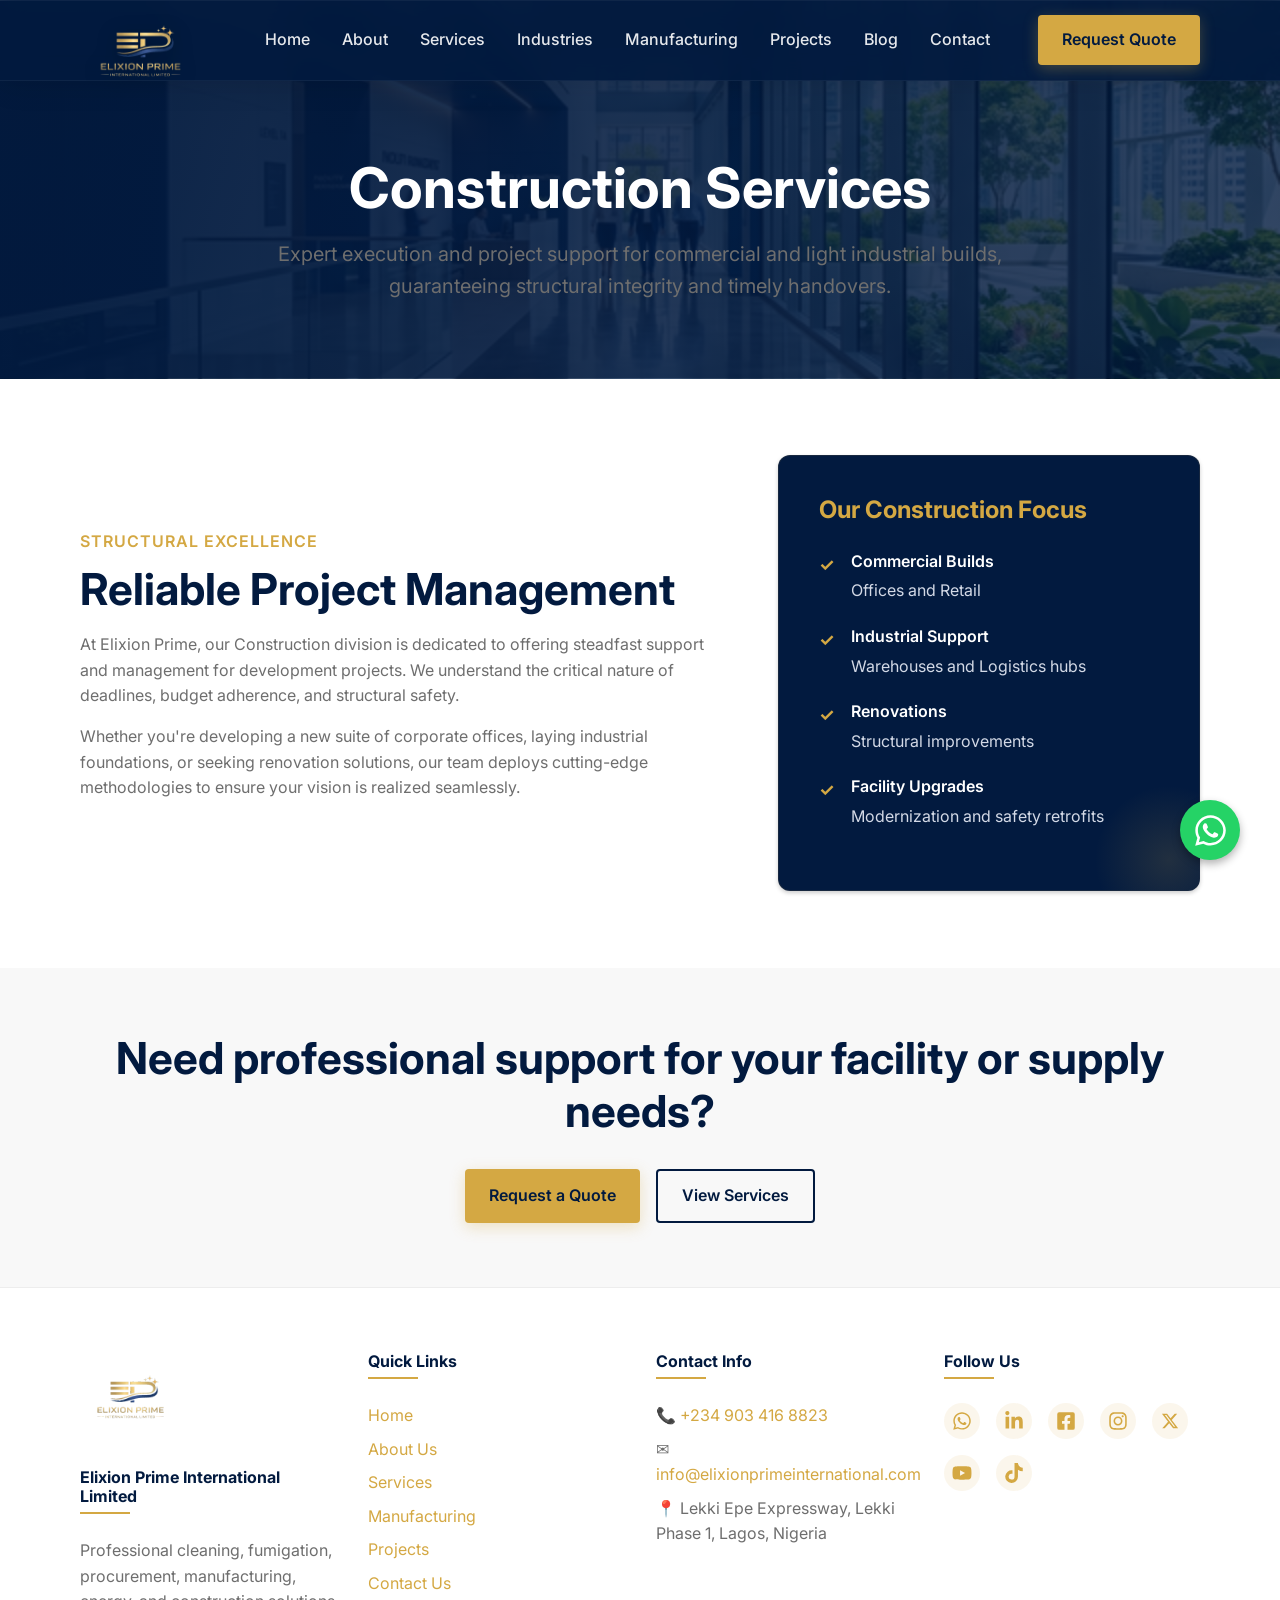
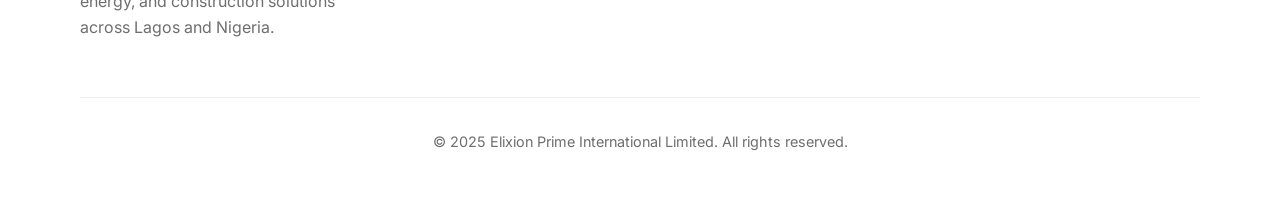
<file: construction.html>
<!DOCTYPE html>
<html lang="en">

<head>
    <meta charset="UTF-8">
    <meta name="viewport" content="width=device-width, initial-scale=1.0">
    <title>Construction | Elixion Prime International</title>
    <meta name="description"
        content="Learn about Elixion Prime International Limited, our mission, vision, and core values. A multi-division company delivering cleaning, fumigation, procurement, manufacturing, energy, and construction solutions.">

    <!-- Open Graph Placeholders -->
    <meta property="og:title" content="About Us - Elixion Prime International Limited">
    <meta property="og:description"
        content="A multi-division company delivering cleaning, fumigation, procurement, manufacturing, energy, and construction solutions.">
    <meta property="og:image" content="https://www.elixionprimeinternational.com/logo.png">
    <meta property="og:url" content="https://www.elixionprime.com/about.html">

    <link rel="preconnect" href="https://fonts.googleapis.com">
    <link rel="preconnect" href="https://fonts.gstatic.com" crossorigin>
    <link href="https://fonts.googleapis.com/css2?family=Inter:wght@400;500;600;700;800&display=swap" rel="stylesheet">
    <link rel="stylesheet" href="styles.css">
    <link rel="stylesheet" href="components.css">
    
    <style>
        /* Premium Page Overrides */
        .page-hero {
            position: relative;
            background-color: var(--color-primary) !important;
            background-image: linear-gradient(to right, rgba(2, 26, 63, 0.95) 0%, rgba(2, 26, 63, 0.8) 100%), url('hero-bg.png') !important;
            background-size: cover !important;
            background-position: center !important;
            padding: clamp(8rem, 12vw, 10rem) 0 clamp(4rem, 6vw, 6rem) !important;
            color: var(--color-white) !important;
            margin-top: -80px; /* Pull up behind the transparent header */
            text-align: center;
        }

        .page-hero h1 {
            color: var(--color-white) !important;
            font-size: clamp(2.5rem, 5vw, 3.5rem);
            margin-bottom: 1rem;
            position: relative;
            z-index: 2;
        }

        .page-hero p {
            position: relative;
            z-index: 2;
        }

        .about-grid {
            display: grid;
            grid-template-columns: 3fr 2fr;
            gap: 4rem;
            align-items: center;
        }

        @media (max-width: 992px) {
            .about-grid {
                grid-template-columns: 1fr;
            }
        }

        .value-cards {
            display: grid;
            grid-template-columns: repeat(auto-fit, minmax(280px, 1fr));
            gap: 2rem;
            margin-top: 3rem;
        }

        .value-card {
            background: var(--color-white);
            padding: 2.5rem 2rem;
            border-radius: 12px;
            box-shadow: 0 10px 30px rgba(2, 26, 63, 0.05);
            text-align: left;
            border: 1px solid rgba(212, 168, 67, 0.1);
            position: relative;
            overflow: hidden;
            transition: all 0.4s ease;
            height: 100%;
        }

        .value-card::before {
            content: '';
            position: absolute;
            top: 0;
            left: 0;
            width: 4px;
            height: 100%;
            background: var(--color-gold);
            transform: scaleY(0);
            transform-origin: bottom;
            transition: transform 0.4s ease;
        }

        .value-card:hover {
            transform: translateY(-5px);
            box-shadow: 0 15px 30px rgba(2, 26, 63, 0.08);
        }

        .value-card:hover::before {
            transform: scaleY(1);
            transform-origin: top;
        }
        
        .value-card h3 {
            color: var(--color-primary) !important;
            font-size: 1.3rem;
            margin-bottom: 1rem;
        }

        .quick-facts-card {
            background-color: var(--color-primary) !important;
            color: var(--color-white);
            padding: 2.5rem;
            border-radius: 12px;
            box-shadow: 0 15px 30px rgba(0,0,0,0.15);
            position: relative;
            overflow: hidden;
            border: 1px solid rgba(212, 168, 67, 0.1) !important;
        }

        .quick-facts-card::after {
            content: '';
            position: absolute;
            bottom: 0;
            right: 0;
            width: 150px;
            height: 150px;
            background: radial-gradient(circle, rgba(212, 168, 67, 0.15) 0%, transparent 70%);
            border-radius: 50%;
            transform: translate(30%, 30%);
            pointer-events: none;
        }

        .quick-facts-card h3 {
            color: var(--color-gold) !important;
            margin-bottom: 1.5rem;
            display: inline-block;
            border-bottom: none;
            font-size: 1.5rem;
        }

        .quick-facts-list {
            list-style: none;
            padding: 0;
            margin: 0;
        }

        .quick-facts-list li {
            margin-bottom: 1.25rem !important;
            padding-left: 2rem;
            position: relative;
            color: #D3D9E6 !important;
            line-height: 1.6;
        }

        .quick-facts-list li::before {
            content: '\2713';
            color: var(--color-gold);
            position: absolute;
            left: 0;
            top: 2px;
            font-weight: bold;
            font-size: 1.1rem;
        }

        .quick-facts-list strong {
            color: var(--color-white);
            font-weight: 600;
            display: block;
            margin-bottom: 0.25rem;
        }
    </style>
</head>

<body>

    <!-- Header -->
    <header class="header">
        <div class="container nav-container" style="position: relative;">
            <a href="index.html" class="logo"><img src="logo.png" alt="Elixion Prime logo"></a>
            <nav aria-label="Main Navigation">
                
        <ul class="nav-menu">
          <li><a href="index.html" class="nav-link">Home</a></li>
          <li><a href="about.html" class="nav-link">About</a></li>
          <li class="dropdown">
            <a href="services.html" class="nav-link">Services</a>
            <div class="dropdown-content">
              <a href="cleaning.html">Professional Cleaning</a>
              <a href="fumigation.html">Fumigation & Pest Control</a>
              <a href="procurement.html">Procurement</a>
              <a href="manufacturing.html">Manufacturing</a>
              <a href="energy.html">Energy</a>
              <a href="construction.html">Construction</a>
            </div>
          </li>
          <li><a href="industries.html" class="nav-link">Industries</a></li>
          <li><a href="manufacturing.html" class="nav-link">Manufacturing</a></li>
          <li><a href="projects.html" class="nav-link">Projects</a></li>
          <li><a href="blog.html" class="nav-link">Blog</a></li>
          <li><a href="contact.html" class="nav-link">Contact</a></li>
          <li><a href="#" onclick="window.open(window.buildWaLink('Hello Elixion Prime, I’d like to request a quote. Service: [Cleaning/Fumigation/Procurement/Manufacturing/Energy/Construction]. Location: [ ].'), '_blank'); return false;" class="btn btn-primary" style="margin-left: 1rem;">Request Quote</a></li>
        </ul>
            </nav>
            <button class="hamburger" aria-expanded="false" aria-label="Toggle navigation">
                &#9776;
            </button>
        </div>
    </header>

    
    <!-- Page Hero -->
    <section class="page-hero">
        <div class="container">
            <h1>Construction Services</h1>
            <p style="font-size: 1.25rem; max-width: 800px; margin: 0 auto; color: #E0E0E0;">Expert execution and project support for commercial and light industrial builds, guaranteeing structural integrity and timely handovers.</p>
        </div>
    </section>

    <!-- Content -->
    <section class="section">
        <div class="container about-grid">
            <div class="overview-text">
                <span class="section-subtitle">Structural Excellence</span>
                <h2>Reliable Project Management</h2>
                <p>At Elixion Prime, our Construction division is dedicated to offering steadfast support and management for development projects. We understand the critical nature of deadlines, budget adherence, and structural safety.</p>
                <p>Whether you're developing a new suite of corporate offices, laying industrial foundations, or seeking renovation solutions, our team deploys cutting-edge methodologies to ensure your vision is realized seamlessly.</p>
            </div>
            <div class="quick-facts-card premium-animate-up">
                <h3>Our Construction Focus</h3>
                <ul class="quick-facts-list">
                    <li><strong>Commercial Builds</strong> Offices and Retail</li>
                    <li><strong>Industrial Support</strong> Warehouses and Logistics hubs</li>
                    <li><strong>Renovations</strong> Structural improvements</li>
                    <li><strong>Facility Upgrades</strong> Modernization and safety retrofits</li>
                </ul>
            </div>
        </div>
    </section>
<!-- CTA Strip -->
    <section class="cta-banner" style="background-color: var(--color-off-white) !important; color: var(--color-text-main) !important;">
        <div class="container">
            <h2 style="color: var(--color-navy) !important;">Need professional support for your facility or supply needs?</h2>
            <div style="display: flex; gap: 1rem; justify-content: center; flex-wrap: wrap; margin-top: 2rem;">
                <a href="#"
                    onclick="window.open(window.buildWaLink('Hello Elixion Prime, I’d like to request a quote. Service: [Cleaning/Fumigation/Procurement/Manufacturing/Energy/Construction]. Location: [ ].'), '_blank'); return false;"
                    class="btn btn-primary">Request a Quote</a>
                <a href="services.html" class="btn btn-secondary">View Services</a>
            </div>
        </div>
    </section>

    <!-- Footer -->
    <footer class="footer">
        <div class="container">
            <div class="footer-grid">
                <div class="footer-col">
                    <a href="index.html" class="footer-logo"><img src="logo.png" alt="Elixion Prime logo"></a>
                    <h4>Elixion Prime International Limited</h4>
                    <p>Professional cleaning, fumigation, procurement, manufacturing, energy, and construction solutions
                        across Lagos and Nigeria.</p>
                </div>
                <div class="footer-col">
                    <h4>Quick Links</h4>
                    <ul>
                        <li><a href="index.html">Home</a></li>
                        <li><a href="about.html">About Us</a></li>
                        <li><a href="services.html">Services</a></li>
                        <li><a href="manufacturing.html">Manufacturing</a></li>
                        <li><a href="projects.html">Projects</a></li>
                        <li><a href="contact.html">Contact Us</a></li>
                    </ul>
                </div>
                <div class="footer-col">
                    <h4>Contact Info</h4>
                    <ul>
                        <li>&#128222; <a href="tel:+2349034168823">+234 903 416 8823</a></li>
                        <li>&#9993; <a href="mailto:info@elixionprimeinternational.com">info@elixionprimeinternational.com</a></li>
                        <li>&#128205; Lekki Epe Expressway, Lekki Phase 1, Lagos, Nigeria</li>
                    </ul>
                </div>
                <div class="footer-col">
                    <h4>Follow Us</h4>
                    <div style="display: flex; gap: 1rem; margin-top: 0.5rem; flex-wrap: wrap;">
            <a href="https://wa.me/2349034168823" target="_blank" rel="noopener" aria-label="WhatsApp" style="display:flex; align-items:center; justify-content:center; width:36px; height:36px; border-radius:50%; background:rgba(212,168,67,0.1); color:var(--color-gold); transition:all 0.3s ease;">
                <svg width="20" height="20" fill="currentColor" viewBox="0 0 448 512"><path d="M380.9 97.1C339 55.1 283.2 32 223.9 32c-122.4 0-222 99.6-222 222 0 39.1 10.2 77.3 29.6 111L0 480l117.7-30.9c32.4 17.7 68.9 27 106.1 27h.1c122.3 0 224.1-99.6 224.1-222 0-59.3-25.2-115-67.1-157.1zm-157 341.6c-33.2 0-65.7-8.9-94-25.7l-6.7-4-69.8 18.3L72 359.2l-4.4-7c-18.5-29.4-28.2-63.3-28.2-98.2 0-101.7 82.8-184.5 184.6-184.5 49.3 0 95.6 19.2 130.4 54.1 34.8 34.9 56.2 81.2 56.1 130.5 0 101.8-84.9 184.6-186.6 184.6zm101.2-138.2c-5.5-2.8-32.8-16.2-37.9-18-5.1-1.9-8.8-2.8-12.5 2.8-3.7 5.6-14.3 18-17.6 21.8-3.2 3.7-6.5 4.2-12 1.4-32.6-16.3-54-29.1-75.5-66-5.7-9.8 5.7-9.1 16.3-30.3 1.8-3.7.9-6.9-.5-9.7-1.4-2.8-12.5-30.1-17.1-41.2-4.5-10.8-9.1-9.3-12.5-9.5-3.2-.2-6.9-.2-10.6-.2-3.7 0-9.7 1.4-14.8 6.9-5.1 5.6-19.4 19-19.4 46.3 0 27.3 19.9 53.7 22.6 57.4 2.8 3.7 39.1 59.7 94.8 83.8 35.2 15.2 49 16.5 66.6 13.9 10.7-1.6 32.8-13.4 37.4-26.4 4.6-13 4.6-24.1 3.2-26.4-1.3-2.5-5-3.9-10.5-6.6z"/></svg>
            </a>
            <a href="https://linkedin.com/company/elixionprime" target="_blank" rel="noopener" aria-label="LinkedIn" style="display:flex; align-items:center; justify-content:center; width:36px; height:36px; border-radius:50%; background:rgba(212,168,67,0.1); color:var(--color-gold); transition:all 0.3s ease;">
                <svg width="20" height="20" fill="currentColor" viewBox="0 0 448 512"><path d="M100.28 448H7.4V148.9h92.88zM53.79 108.1C24.09 108.1 0 83.5 0 53.8a53.79 53.79 0 0 1 107.58 0c0 29.7-24.1 54.3-53.79 54.3zM447.9 448h-92.68V302.4c0-34.7-.7-79.2-48.29-79.2-48.29 0-55.69 37.7-55.69 76.7V448h-92.78V148.9h89.08v40.8h1.3c12.4-23.5 42.69-48.3 87.88-48.3 94 0 111.28 61.9 111.28 142.3V448z"/></svg>
            </a>
            <a href="https://facebook.com/elixionprime" target="_blank" rel="noopener" aria-label="Facebook" style="display:flex; align-items:center; justify-content:center; width:36px; height:36px; border-radius:50%; background:rgba(212,168,67,0.1); color:var(--color-gold); transition:all 0.3s ease;">
                <svg width="20" height="20" fill="currentColor" viewBox="0 0 448 512"><path d="M400 32H48A48 48 0 0 0 0 80v352a48 48 0 0 0 48 48h137.25V327.69h-63V256h63v-54.64c0-62.15 37-96.48 93.67-96.48 27.14 0 55.52 4.84 55.52 4.84v61h-31.28c-30.8 0-40.41 19.12-40.41 38.73V256h68.78l-11 71.69h-57.78V480H400a48 48 0 0 0 48-48V80a48 48 0 0 0-48-48z"/></svg>
            </a>
            <a href="https://instagram.com/elixionprime" target="_blank" rel="noopener" aria-label="Instagram" style="display:flex; align-items:center; justify-content:center; width:36px; height:36px; border-radius:50%; background:rgba(212,168,67,0.1); color:var(--color-gold); transition:all 0.3s ease;">
                <svg width="20" height="20" fill="currentColor" viewBox="0 0 448 512"><path d="M224.1 141c-63.6 0-114.9 51.3-114.9 114.9s51.3 114.9 114.9 114.9S339 319.5 339 255.9 287.7 141 224.1 141zm0 189.6c-41.1 0-74.7-33.5-74.7-74.7s33.5-74.7 74.7-74.7 74.7 33.5 74.7 74.7-33.6 74.7-74.7 74.7zm146.4-194.3c0 14.9-12 26.8-26.8 26.8-14.9 0-26.8-12-26.8-26.8s12-26.8 26.8-26.8 26.8 12 26.8 26.8zm76.1 27.2c-1.7-35.9-9.9-67.7-36.2-93.9-26.2-26.2-58-34.4-93.9-36.2-37-2.1-147.9-2.1-184.9 0-35.8 1.7-67.6 9.9-93.9 36.1s-34.4 58-36.2 93.9c-2.1 37-2.1 147.9 0 184.9 1.7 35.9 9.9 67.7 36.2 93.9s58 34.4 93.9 36.2c37 2.1 147.9 2.1 184.9 0 35.9-1.7 67.7-9.9 93.9-36.2 26.2-26.2 34.4-58 36.2-93.9 2.1-37 2.1-147.8 0-184.8zM398.8 388c-7.8 19.6-22.9 34.7-42.6 42.6-29.5 11.7-99.5 9-132.1 9s-102.7 2.6-132.1-9c-19.6-7.8-34.7-22.9-42.6-42.6-11.7-29.5-9-99.5-9-132.1s-2.6-102.7 9-132.1c7.8-19.6 22.9-34.7 42.6-42.6 29.5-11.7 99.5-9 132.1-9s102.7-2.6 132.1 9c19.6 7.8 34.7 22.9 42.6 42.6 11.7 29.5 9 99.5 9 132.1s2.7 102.7-9 132.1z"/></svg>
            </a>
            <a href="https://x.com/elixionprime" target="_blank" rel="noopener" aria-label="X (Twitter)" style="display:flex; align-items:center; justify-content:center; width:36px; height:36px; border-radius:50%; background:rgba(212,168,67,0.1); color:var(--color-gold); transition:all 0.3s ease;">
                <svg width="18" height="18" fill="currentColor" viewBox="0 0 512 512"><path d="M389.2 48h70.6L305.6 224.2 487 464H345L233.7 318.6 106.5 464H35.8L200.7 275.5 26.8 48H172.4L272.9 180.9 389.2 48zM364.4 421.8h39.1L151.1 88h-42L364.4 421.8z"/></svg>
            </a>
            <a href="https://youtube.com/@elixionprime" target="_blank" rel="noopener" aria-label="YouTube" style="display:flex; align-items:center; justify-content:center; width:36px; height:36px; border-radius:50%; background:rgba(212,168,67,0.1); color:var(--color-gold); transition:all 0.3s ease;">
                <svg width="20" height="20" fill="currentColor" viewBox="0 0 576 512"><path d="M549.7 124.1c-6.3-23.7-24.8-42.3-48.3-48.6C458.8 64 288 64 288 64S117.2 64 74.6 75.5c-23.5 6.3-42 24.9-48.3 48.6-11.4 42.9-11.4 132.3-11.4 132.3s0 89.4 11.4 132.3c6.3 23.7 24.8 41.5 48.3 47.8C117.2 448 288 448 288 448s170.8 0 213.4-11.5c23.5-6.3 42-24.1 48.3-47.8 11.4-42.9 11.4-132.3 11.4-132.3s0-89.4-11.4-132.3zm-317.5 213.5V175.2l142.7 81.2-142.7 81.2z"/></svg>
            </a>
            <a href="https://tiktok.com/@elixionprime" target="_blank" rel="noopener" aria-label="TikTok" style="display:flex; align-items:center; justify-content:center; width:36px; height:36px; border-radius:50%; background:rgba(212,168,67,0.1); color:var(--color-gold); transition:all 0.3s ease;">
                <svg width="20" height="20" fill="currentColor" viewBox="0 0 448 512"><path d="M448,209.91a210.06,210.06,0,0,1-122.77-39.25V349.38A162.55,162.55,0,1,1,185,188.31V278.2a74.62,74.62,0,1,0,52.23,71.18V0l88,0a121.18,121.18,0,0,0,1.86,22.17h0A122.18,122.18,0,0,0,381,102.39a121.43,121.43,0,0,0,67,20.14Z"/></svg>
            </a>
          </div>
                </div>
            </div>
            <div class="footer-bottom">
                <p>&copy; 2025 Elixion Prime International Limited. All rights reserved.</p>
            </div>
        </div>
    </footer>

    <!-- WhatsApp Float -->
    <a href="https://wa.me/2349034168823" class="whatsapp-float" aria-label="Chat with Elixion on WhatsApp"
        target="_blank" rel="noopener">
        <svg xmlns="http://www.w3.org/2000/svg" viewBox="0 0 448 512">
            <path
                d="M380.9 97.1C339 55.1 283.2 32 223.9 32c-122.4 0-222 99.6-222 222 0 39.1 10.2 77.3 29.6 111L0 480l117.7-30.9c32.4 17.7 68.9 27 106.1 27h.1c122.3 0 224.1-99.6 224.1-222 0-59.3-25.2-115-67.1-157.1zm-157 341.6c-33.2 0-65.7-8.9-94-25.7l-6.7-4-69.8 18.3L72 359.2l-4.4-7c-18.5-29.4-28.2-63.3-28.2-98.2 0-101.7 82.8-184.5 184.6-184.5 49.3 0 95.6 19.2 130.4 54.1 34.8 34.9 56.2 81.2 56.1 130.5 0 101.8-84.9 184.6-186.6 184.6zm101.2-138.2c-5.5-2.8-32.8-16.2-37.9-18-5.1-1.9-8.8-2.8-12.5 2.8-3.7 5.6-14.3 18-17.6 21.8-3.2 3.7-6.5 4.2-12 1.4-32.6-16.3-54-29.1-75.5-66-5.7-9.8 5.7-9.1 16.3-30.3 1.8-3.7.9-6.9-.5-9.7-1.4-2.8-12.5-30.1-17.1-41.2-4.5-10.8-9.1-9.3-12.5-9.5-3.2-.2-6.9-.2-10.6-.2-3.7 0-9.7 1.4-14.8 6.9-5.1 5.6-19.4 19-19.4 46.3 0 27.3 19.9 53.7 22.6 57.4 2.8 3.7 39.1 59.7 94.8 83.8 35.2 15.2 49 16.5 66.6 13.9 10.7-1.6 32.8-13.4 37.4-26.4 4.6-13 4.6-24.1 3.2-26.4-1.3-2.5-5-3.9-10.5-6.6z" />
        </svg>
    </a>

    <script type="module" src="whatsapp.js" defer></script>
    <script src="main.js" defer></script>
    
    <!-- Premium Enhancements & Animations -->
    <style>
        /* 1. Premium Header Layout & Breakout Logo Positioning */
        .header {
            background: rgba(2, 26, 63, 0.9) !important;
            backdrop-filter: blur(12px);
            -webkit-backdrop-filter: blur(12px);
            border-bottom: 1px solid rgba(255, 255, 255, 0.05);
            box-shadow: 0 4px 30px rgba(0, 0, 0, 0.1);
            position: sticky;
            top: 0;
            z-index: 1000;
        }

        .logo {
            position: relative;
            display: flex;
            align-items: center;
            height: 80px; 
            width: 140px; 
        }

        .logo img {
            position: absolute;
            top: 20px; 
            height: 120px !important;
            transition: transform 0.4s cubic-bezier(0.175, 0.885, 0.32, 1.275), filter 0.3s !important;
            transform-origin: top left;
            filter: drop-shadow(0 4px 10px rgba(0,0,0,0.3));
            z-index: 1001; 
        }

        @media (max-width: 768px) {
            .logo img {
                height: 80px !important;
                top: 50%;
                transform: translateY(-50%) !important;
            }
        }

        .footer-logo img {
            height: 100px !important;
            transition: transform 0.4s cubic-bezier(0.175, 0.885, 0.32, 1.275) !important;
            transform-origin: center center;
        }

            .logo img {
        /* Premium Background Hover Mechanics */
        border-radius: 100px;
        padding: 0;
        transition: transform 0.4s cubic-bezier(0.175, 0.885, 0.32, 1.275), filter 0.3s, background-color 0.4s, padding 0.4s !important;
    }

    .logo img:hover {
        transform: scale(1.05) !important;
        background-color: #ffffff;
        padding: 10px;
        box-shadow: 0 8px 25px rgba(0,0,0,0.15);
    }
    
    .footer-logo img:hover {
        transform: scale(1.05) !important;
    }

        /* 2. Glassmorphism navigation links */
        .nav-link {
            color: #fff !important; 
            opacity: 0.9;
        }
        .nav-link:hover, .nav-link.active {
            color: var(--color-gold) !important;
            opacity: 1;
        }

        /* 3. Advanced Button "Shine" Animation */
        .btn-primary {
            background: var(--color-gold) !important;
            color: var(--color-primary) !important;
            position: relative;
            overflow: hidden;
            z-index: 1;
            transform-style: preserve-3d;
            border: none;
            box-shadow: 0 4px 15px rgba(212, 168, 67, 0.3);
        }

        .btn-primary:hover {
            transform: translateY(-2px);
            box-shadow: 0 8px 25px rgba(212, 168, 67, 0.4);
        }

        .btn-primary::after {
            content: '';
            position: absolute;
            top: 0;
            left: -100%;
            width: 50%;
            height: 100%;
            background: linear-gradient(to right, rgba(255, 255, 255, 0) 0%, rgba(255, 255, 255, 0.5) 50%, rgba(255, 255, 255, 0) 100%);
            transform: skewX(-25deg);
            animation: shine 4s infinite;
            z-index: -1;
        }

        .cta-banner .btn-secondary {
            border-color: var(--color-primary) !important;
            color: var(--color-primary) !important;
        }
        
        .cta-banner .btn-secondary:hover {
            background: var(--color-primary) !important;
            color: #fff !important;
        }

        @keyframes shine {
            0% { left: -100%; }
            20% { left: 200%; }
            100% { left: 200%; }
        }

        /* 4. Advanced Card Hover Micro-interactions */
        .card {
            transition: transform 0.5s cubic-bezier(0.175, 0.885, 0.32, 1.275), box-shadow 0.5s ease;
            will-change: transform;
            border: 1px solid rgba(0,0,0,0.05);
            border-radius: 12px;
            overflow: hidden;
        }
        
        .card .card-img {
            transition: transform 0.6s ease;
        }

        .card:hover {
            transform: translateY(-10px);
            box-shadow: 0 20px 40px rgba(2, 26, 63, 0.08), 0 5px 15px rgba(2, 26, 63, 0.05);
            border-color: rgba(212, 168, 67, 0.3);
        }
        
        .card:hover .card-img {
            transform: scale(1.05);
        }

        /* Timeline Step Enhancements */
        .timeline-step {
            transition: transform 0.3s ease;
        }
        .timeline-step:hover {
            transform: translateX(10px);
        }
        .step-marker {
            transition: transform 0.3s ease, background 0.3s ease, color 0.3s ease;
        }
        .timeline-step:hover .step-marker {
            transform: scale(1.1);
            background-color: var(--color-gold);
            color: var(--color-primary);
        }

        /* 5. Scroll Animations */
        .premium-animate-up {
            opacity: 0;
            transform: translateY(40px);
            transition: opacity 0.8s cubic-bezier(0.25, 0.46, 0.45, 0.94),
                transform 0.8s cubic-bezier(0.25, 0.46, 0.45, 0.94);
            will-change: opacity, transform;
        }

        .premium-animate-up.is-visible {
            opacity: 1;
            transform: translateY(0);
        }

        .premium-delay-1 { transition-delay: 0.1s; }
        .premium-delay-2 { transition-delay: 0.2s; }
        .premium-delay-3 { transition-delay: 0.3s; }
        .premium-delay-4 { transition-delay: 0.4s; }

        html {
            scroll-behavior: smooth;
        }
        
        .card-img {
            background: var(--color-off-white);
        }
    </style>

    <script>
        document.addEventListener("DOMContentLoaded", () => {
            // Setup Elements for Animation
            const targets = document.querySelectorAll('.section-subtitle, h2, .card, .value-card, .quick-facts-card, .timeline-step, .overview-text p');

            targets.forEach((el, index) => {
                el.classList.add('premium-animate-up');
                // Staggered delay logic
                if (el.parentElement && (el.parentElement.classList.contains('card-grid') || el.parentElement.classList.contains('value-cards') || el.parentElement.classList.contains('process-timeline'))) {
                    const siblingIndex = Array.from(el.parentElement.children).indexOf(el);
                    const delayClass = 'premium-delay-' + ((siblingIndex % 4) + 1);
                    el.classList.add(delayClass);
                }
            });

            const observerOptions = {
                root: null,
                rootMargin: '0px 0px -10% 0px',
                threshold: 0.1
            };

            const observer = new IntersectionObserver((entries, observer) => {
                entries.forEach(entry => {
                    if (entry.isIntersecting) {
                        entry.target.classList.add('is-visible');
                        observer.unobserve(entry.target);
                    }
                });
            }, observerOptions);

            document.querySelectorAll('.premium-animate-up').forEach(el => {
                const rect = el.getBoundingClientRect();
                if (rect.top < window.innerHeight) {
                    setTimeout(() => { el.classList.add('is-visible'); }, 50);
                } else {
                    observer.observe(el);
                }
            });
        });
    </script>
</body>

</html>
</file>
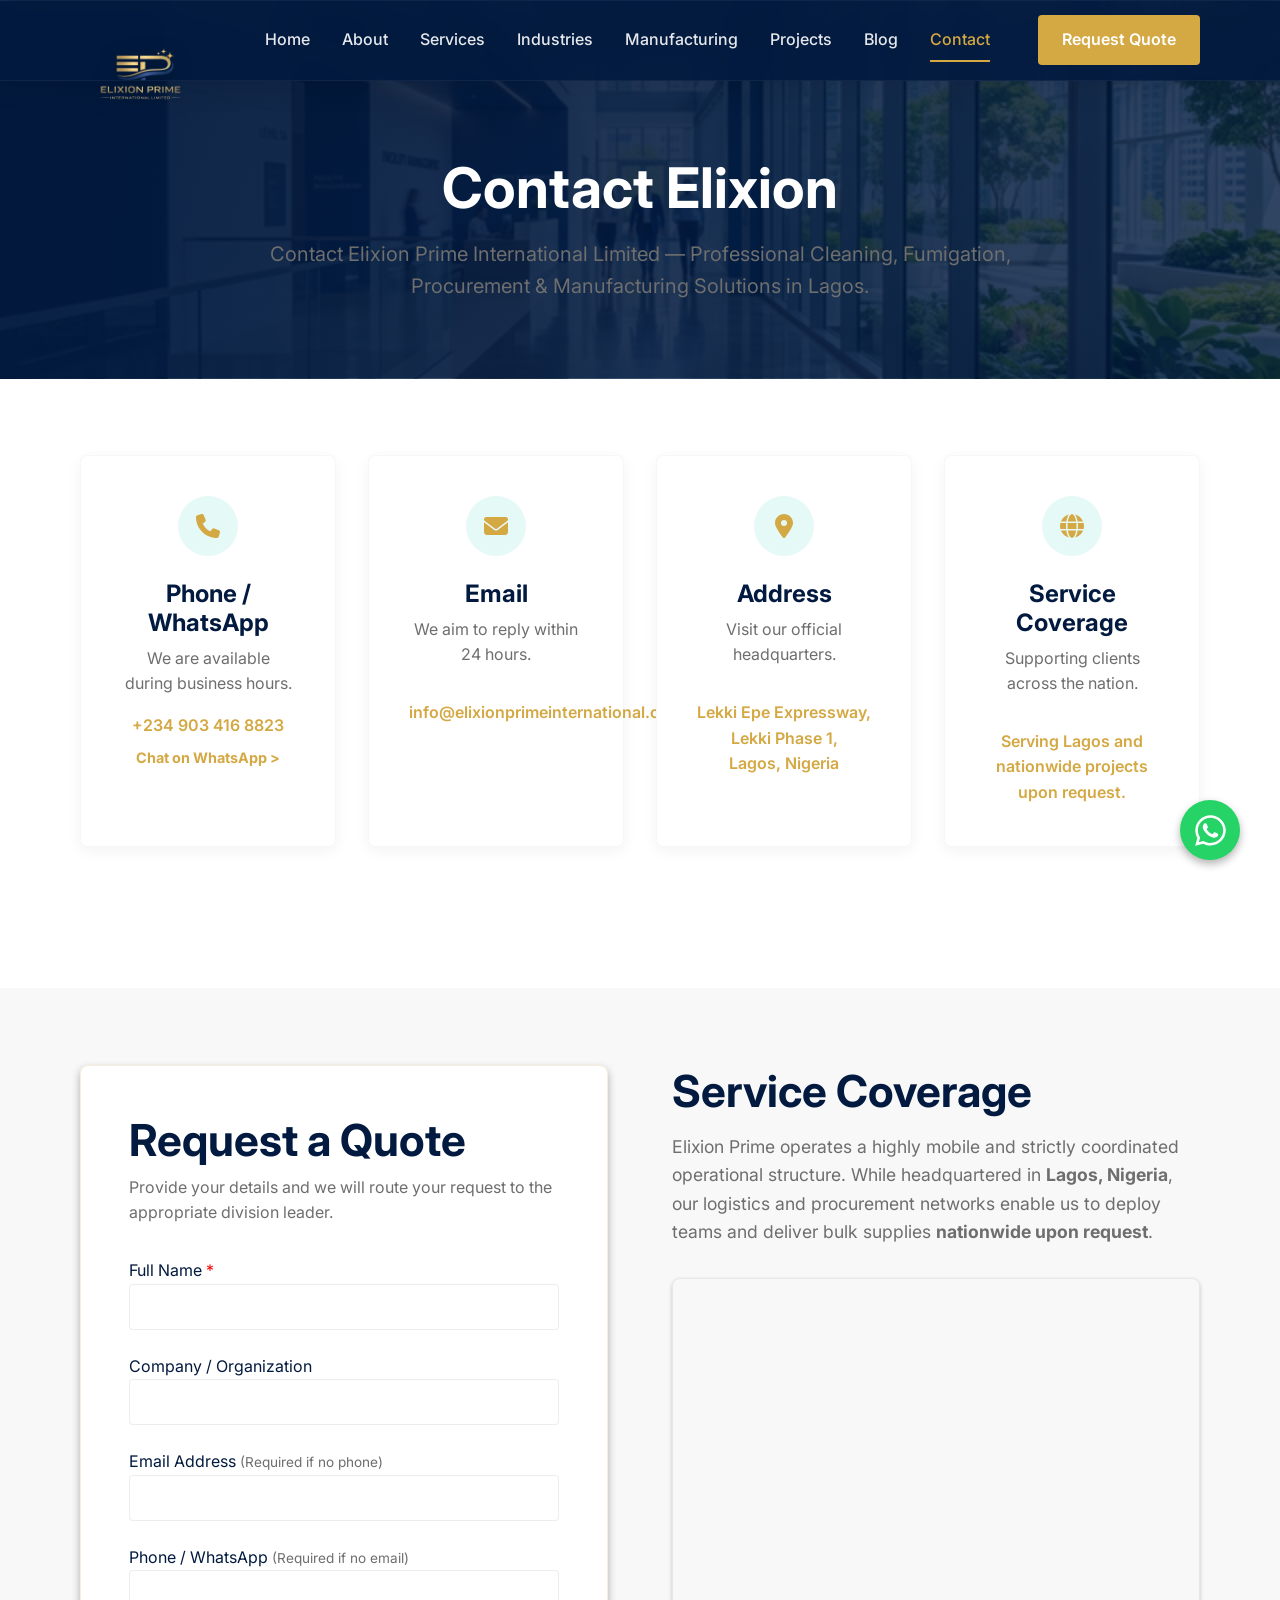
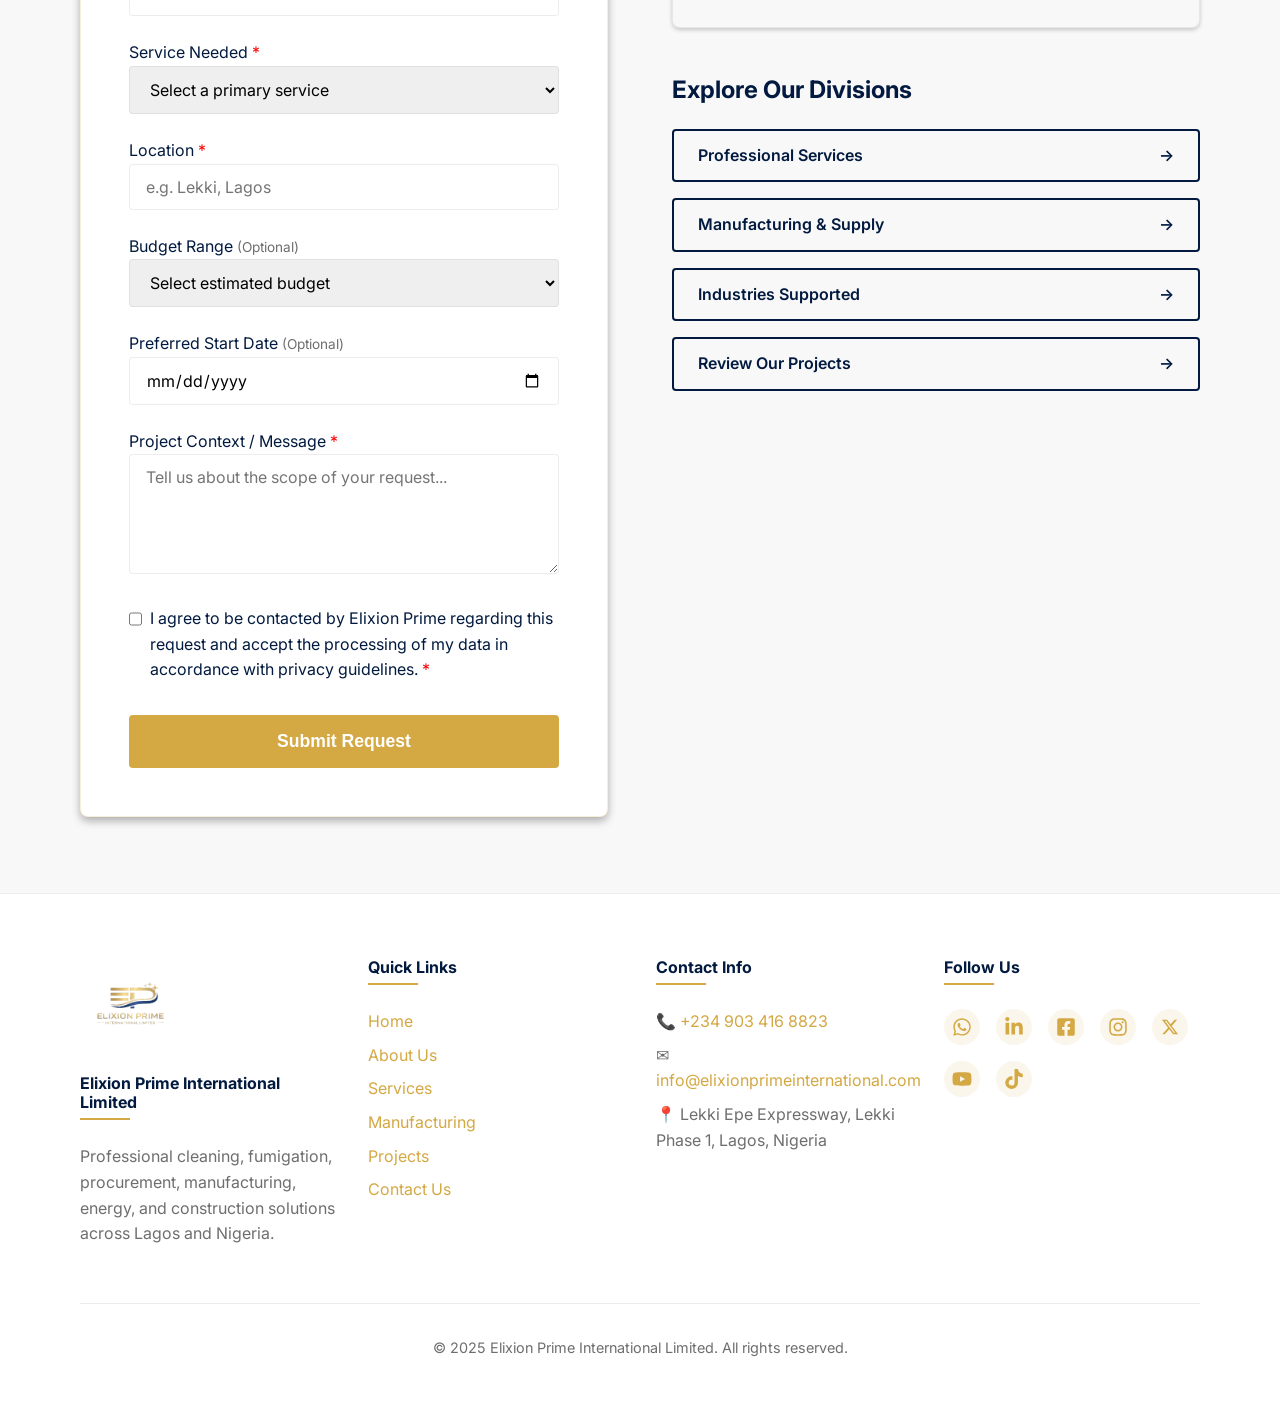
<file: contact.html>
<!DOCTYPE html>
<html lang="en">

<head>
    <meta charset="UTF-8">
    <meta name="viewport" content="width=device-width, initial-scale=1.0">
    <title>Contact Us | Elixion Prime International</title>
    

    <meta property="og:title" content="Contact - Elixion Prime">
    <meta property="og:description" content="Request a tailored service quote today.">
    <meta property="og:image" content="placeholder.svg">
    <meta property="og:url" content="https://www.elixionprime.com/contact.html">

    <link rel="preconnect" href="https://fonts.googleapis.com">
    <link rel="preconnect" href="https://fonts.gstatic.com" crossorigin>
    <link href="https://fonts.googleapis.com/css2?family=Inter:wght@400;500;600;700;800&display=swap" rel="stylesheet">
    <link rel="stylesheet" href="styles.css">
    <link rel="stylesheet" href="components.css">
<style>
        /* Premium Page Overrides */
        .page-hero {
            position: relative;
            background-color: var(--color-primary) !important;
            background-image: linear-gradient(to right, rgba(2, 26, 63, 0.95) 0%, rgba(2, 26, 63, 0.8) 100%), url('hero-bg.png') !important;
            background-size: cover !important;
            background-position: center !important;
            padding: clamp(8rem, 12vw, 10rem) 0 clamp(4rem, 6vw, 6rem) !important;
            color: var(--color-white) !important;
            margin-top: -80px; /* Pull up behind the transparent header */
            text-align: center;
        }

        .page-hero h1 {
            color: var(--color-white) !important;
            font-size: clamp(2.5rem, 5vw, 3.5rem);
            margin-bottom: 1rem;
            position: relative;
            z-index: 2;
        }

        .page-hero p {
            position: relative;
            z-index: 2;
        }

        .contact-card {
            transition: transform 0.4s ease, box-shadow 0.4s ease !important;
            background: var(--color-white);
            border-radius: 8px;
            padding: 2.5rem;
            text-align: center;
            box-shadow: 0 4px 15px rgba(0,0,0,0.05);
            border: 1px solid rgba(0,0,0,0.03);
            will-change: transform;
        }

        .contact-card:hover {
            transform: translateY(-8px) !important;
            box-shadow: 0 20px 40px rgba(2, 26, 63, 0.08) !important;
            border-color: rgba(212, 168, 67, 0.3) !important;
        }

        .form-container {
            border: 1px solid rgba(212, 168, 67, 0.2);
        }
</style></head>

<body>

    <!-- Header -->
    <header class="header">
        <div class="container nav-container" style="position: relative;">
            <a href="index.html" class="logo"><img src="logo.png" alt="Elixion Prime logo"></a>
            <nav aria-label="Main Navigation">
                
        <ul class="nav-menu">
          <li><a href="index.html" class="nav-link">Home</a></li>
          <li><a href="about.html" class="nav-link">About</a></li>
          <li class="dropdown">
            <a href="services.html" class="nav-link">Services</a>
            <div class="dropdown-content">
              <a href="cleaning.html">Professional Cleaning</a>
              <a href="fumigation.html">Fumigation & Pest Control</a>
              <a href="procurement.html">Procurement</a>
              <a href="manufacturing.html">Manufacturing</a>
              <a href="energy.html">Energy</a>
              <a href="construction.html">Construction</a>
            </div>
          </li>
          <li><a href="industries.html" class="nav-link">Industries</a></li>
          <li><a href="manufacturing.html" class="nav-link">Manufacturing</a></li>
          <li><a href="projects.html" class="nav-link">Projects</a></li>
          <li><a href="blog.html" class="nav-link">Blog</a></li>
          <li><a href="contact.html" class="nav-link active">Contact</a></li>
          <li><a href="#" onclick="window.open(window.buildWaLink('Hello Elixion Prime, I’d like to request a quote. Service: [Cleaning/Fumigation/Procurement/Manufacturing/Energy/Construction]. Location: [ ].'), '_blank'); return false;" class="btn btn-primary" style="margin-left: 1rem;">Request Quote</a></li>
        </ul>
            </nav>
            <button class="hamburger" aria-expanded="false" aria-label="Toggle navigation">
                &#9776;
            </button>
        </div>
    </header>

    <!-- Page Hero -->
    <section class="page-hero">
        <div class="container">
            <h1>Contact Elixion</h1>
            <p style="font-size: 1.25rem; max-width: 800px; margin: 0 auto; color: #E0E0E0;">Contact Elixion Prime International Limited — Professional Cleaning, Fumigation, Procurement & Manufacturing Solutions in Lagos.</p>
        </div>
    </section>

    <!-- Contact Cards Section -->
    <section class="section">
        <div class="container">
            <div class="contact-grid">
                <!-- Card 1: Phone -->
                <div class="contact-card">
                    <div class="contact-icon"><svg width="24" height="24" fill="currentColor" viewBox="0 0 512 512"><path d="M164.9 24.6c-7.7-18.6-28-28.5-47.4-23.2l-88 24C12.1 30.2 0 46 0 64C0 311.4 200.6 512 448 512c18 0 33.8-12.1 38.6-29.5l24-88c5.3-19.4-4.6-39.7-23.2-47.4l-96-40c-16.3-6.8-35.2-2.1-46.3 11.6L304.7 368C234.3 334.7 177.3 277.7 144 207.3L193.3 167c13.7-11.2 18.4-30 11.6-46.3l-40-96z"/></svg></div>
                    <h3 style="margin-bottom: 0.5rem; color: var(--color-navy);">Phone / WhatsApp</h3>
                    <p style="color: var(--color-text-light);">We are available during business hours.</p>
                    <a href="tel:+2349034168823" style="color: var(--color-gold); font-weight: 600; margin-top: 1rem; display: block;">+234 903 416 8823</a>
                    <a href="https://wa.me/2349034168823" target="_blank" rel="noopener" style="display:inline-block; margin-top:0.5rem; font-size:0.9rem; color: var(--color-gold); font-weight: bold;">Chat on WhatsApp ></a>
                </div>
                <!-- Card 2: Email -->
                <div class="contact-card">
                    <div class="contact-icon"><svg width="24" height="24" fill="currentColor" viewBox="0 0 512 512"><path d="M48 64C21.5 64 0 85.5 0 112c0 15.1 7.1 29.3 19.2 38.4L236.8 313.6c11.4 8.5 27 8.5 38.4 0L492.8 150.4c12.1-9.1 19.2-23.3 19.2-38.4c0-26.5-21.5-48-48-48H48zM0 176V384c0 35.3 28.7 64 64 64H448c35.3 0 64-28.7 64-64V176L294.4 339.2c-22.8 17.1-54 17.1-76.8 0L0 176z"/></svg></div>
                    <h3 style="margin-bottom: 0.5rem; color: var(--color-navy);">Email</h3>
                    <p style="color: var(--color-text-light);">We aim to reply within 24 hours.</p>
                    <a href="mailto:info@elixionprimeinternational.com"
                        style="color: var(--color-gold); font-weight: 600; margin-top: 1rem; display: inline-block;">info@elixionprimeinternational.com</a>
                </div>
                <!-- Card 3: Address -->
                <div class="contact-card">
                    <div class="contact-icon"><svg width="24" height="24" fill="currentColor" viewBox="0 0 384 512"><path d="M215.7 499.2C267 435 384 279.4 384 192C384 86 298 0 192 0S0 86 0 192c0 87.4 117 243 168.3 307.2c12.3 15.3 35.1 15.3 47.4 0zM192 128a64 64 0 1 1 0 128 64 64 0 1 1 0-128z"/></svg></div>
                    <h3 style="margin-bottom: 0.5rem; color: var(--color-navy);">Address</h3>
                    <p style="color: var(--color-text-light);">Visit our official headquarters.</p>
                    <span style="color: var(--color-gold); font-weight: 600; margin-top: 1rem; display: inline-block;">
                        Lekki Epe Expressway,<br>
                        Lekki Phase 1,<br>
                        Lagos, Nigeria
                    </span>
                </div>
                <!-- Card 4: Service Coverage -->
                <div class="contact-card">
                    <div class="contact-icon"><svg width="24" height="24" fill="currentColor" viewBox="0 0 512 512"><path d="M352 256c0 22.2-1.2 43.6-3.3 64H163.3c-2.2-20.4-3.3-41.8-3.3-64s1.2-43.6 3.3-64H348.7c2.2 20.4 3.3 41.8 3.3 64zm28.8-64H503.9c5.3 20.5 8.1 41.9 8.1 64s-2.8 43.5-8.1 64H380.8c2.1-20.6 3.2-42 3.2-64s-1.1-43.4-3.2-64zm112.6-32H376.7c-10-63.9-29.8-117.4-55.3-151.6c78.3 20.7 142 77.5 171.9 151.6zm-149.1 0H167.7c6.1-36.4 15.5-68.6 27-94.7c10.5-23.6 22.2-40.7 33.5-51.5C239.4 3.2 248.7 0 256 0s16.6 3.2 27.8 13.8c11.3 10.8 23 27.9 33.5 51.5c11.6 26 20.9 58.2 27 94.7zm-209 0H18.6C48.6 85.9 112.2 29.1 190.6 8.4C165.1 42.6 145.3 96.1 135.3 160zM8.1 192H131.2c-2.1 20.6-3.2 42-3.2 64s1.1 43.4 3.2 64H8.1C2.8 299.5 0 278.1 0 256s2.8-43.5 8.1-64zM194.7 446.6c-11.6-26-20.9-58.2-27-94.6H344.3c-6.1 36.4-15.5 68.6-27 94.6c-10.5 23.6-22.2 40.7-33.5 51.5C272.6 508.8 263.3 512 256 512s-16.6-3.2-27.8-13.8c-11.3-10.8-23-27.9-33.5-51.5zM376.7 352H493.4c-29.9 74.1-93.6 130.9-171.9 151.6c25.5-34.2 45.2-87.7 55.3-151.6zM135.3 352H18.6c29.9 74.1 93.6 130.9 171.9 151.6c-25.5-34.2-45.2-87.7-55.3-151.6z"/></svg></div>
                    <h3 style="margin-bottom: 0.5rem; color: var(--color-navy);">Service Coverage</h3>
                    <p style="color: var(--color-text-light);">Supporting clients across the nation.</p>
                    <span style="color: var(--color-gold); font-weight: 600; margin-top: 1rem; display: inline-block;">
                        Serving Lagos and nationwide projects upon request.
                    </span>
                </div>
            </div>
        </div>
    </section>

    <!-- Primary Form & Coverage -->
    <section class="section" style="background-color: var(--color-off-white);">
        <div class="container"
            style="display: grid; grid-template-columns: 1fr 1fr; gap: 4rem; align-items: flex-start;">

            <!-- Left: Form -->
            <div class="form-container"
                style="background-color: var(--color-white); padding: 3rem; border-radius: 8px; box-shadow: var(--shadow-md);">
                <h2 style="margin-bottom: 0.5rem; color: var(--color-navy);">Request a Quote</h2>
                <p style="margin-bottom: 2rem; color: var(--color-text-light);">Provide your details and we will route
                    your request to the appropriate division leader.</p>

                <form id="quoteForm" action="mailto:info@elixionprimeinternational.com" method="POST" enctype="text/plain" novalidate>
                    <div class="form-row">
                        <div class="form-group">
                            <label for="fullName">Full Name <span style="color:red">*</span></label>
                            <input type="text" id="fullName" name="fullName" class="form-control" required>
                        </div>
                        <div class="form-group">
                            <label for="company">Company / Organization</label>
                            <input type="text" id="company" name="company" class="form-control">
                        </div>
                    </div>

                    <div class="form-row">
                        <div class="form-group">
                            <label for="email">Email Address <span
                                    style="font-weight:normal; font-size:0.85rem; color:var(--color-text-light);">(Required
                                    if no phone)</span></label>
                            <input type="email" id="email" name="email" class="form-control conditional-contact">
                        </div>
                        <div class="form-group">
                            <label for="phone">Phone / WhatsApp <span
                                    style="font-weight:normal; font-size:0.85rem; color:var(--color-text-light);">(Required
                                    if no email)</span></label>
                            <input type="tel" id="phone" name="phone" class="form-control conditional-contact">
                        </div>
                    </div>

                    <div class="form-row">
                        <div class="form-group">
                            <label for="serviceType">Service Needed <span style="color:red">*</span></label>
                            <select id="serviceType" name="serviceType" class="form-control" required>
                                <option value="" disabled selected>Select a primary service</option>
                                <option value="cleaning">Professional Cleaning</option>
                                <option value="fumigation">Fumigation & Pest Control</option>
                                <option value="procurement">Procurement (Consumables)</option>
                                <option value="manufacturing">Manufacturing Supply</option>
                                <option value="energy">Energy Support</option>
                                <option value="construction">Construction Support</option>
                            </select>
                        </div>
                        <div class="form-group">
                            <label for="location">Location <span style="color:red">*</span></label>
                            <input type="text" id="location" name="location" class="form-control"
                                placeholder="e.g. Lekki, Lagos" required>
                        </div>
                    </div>

                    <div class="form-row">
                        <div class="form-group">
                            <label for="budget">Budget Range <span
                                    style="font-weight:normal; font-size:0.85rem; color:var(--color-text-light);">(Optional)</span></label>
                            <select id="budget" name="budget" class="form-control">
                                <option value="" disabled selected>Select estimated budget</option>
                                <option value="under_100k">Under ₦100k</option>
                                <option value="100k_to_500k">₦100k – ₦500k</option>
                                <option value="500k_to_2m">₦500k – ₦2m</option>
                                <option value="2m_plus">₦2m+</option>
                            </select>
                        </div>
                        <div class="form-group">
                            <label for="date">Preferred Start Date <span
                                    style="font-weight:normal; font-size:0.85rem; color:var(--color-text-light);">(Optional)</span></label>
                            <input type="date" id="date" name="preferredDate" class="form-control">
                        </div>
                    </div>

                    <div class="form-group" style="margin-bottom: 1.5rem;">
                        <label for="message">Project Context / Message <span style="color:red">*</span></label>
                        <textarea id="message" name="message" class="form-control" rows="4"
                            placeholder="Tell us about the scope of your request..." required></textarea>
                    </div>

                    <div class="form-group" style="margin-bottom: 2rem;">
                        <label class="checkbox-label" style="align-items: flex-start;">
                            <input type="checkbox" name="consent" style="margin-top: 4px;" required>
                            <span>I agree to be contacted by Elixion Prime regarding this request and accept the
                                processing of my data in accordance with privacy guidelines. <span
                                    style="color:red">*</span></span>
                        </label>
                    </div>

                    <button type="submit" class="btn btn-primary"
                        style="width: 100%; justify-content: center; font-size: 1.1rem; padding: 1rem;">Submit
                        Request</button>
                </form>
            </div>

            <!-- Right: Map / Service Coverage -->
            <div class="coverage-container">
                <div style="margin-bottom: 2rem;">
                    <h2 style="margin-bottom: 1rem; color: var(--color-navy);">Service Coverage</h2>
                    <p style="color: var(--color-text-light); line-height: 1.6; font-size: 1.1rem;">
                        Elixion Prime operates a highly mobile and strictly coordinated operational structure.
                        While headquartered in <strong>Lagos, Nigeria</strong>, our logistics and procurement networks
                        enable us to deploy teams and deliver bulk supplies <strong>nationwide upon request</strong>.
                    </p>
                </div>

                <!-- Embedded Map -->
                <div style="width: 100%; height: 350px; border-radius: 8px; overflow: hidden; box-shadow: var(--shadow-sm); margin-bottom: 3rem; border: 1px solid var(--color-border);">
                    <iframe width="100%" height="100%" frameborder="0" scrolling="no" marginheight="0" marginwidth="0" src="https://maps.google.com/maps?width=100%25&amp;height=100%25&amp;hl=en&amp;q=Lekki%20Epe%20Expressway,%20Lekki%20Phase%201,%20Lagos,%20Nigeria+(Elixion%20Prime)&amp;t=&amp;z=14&amp;ie=UTF8&amp;iwloc=B&amp;output=embed"></iframe>
                </div>

                <!-- Quick Navigation -->
                <div>
                    <h3 style="margin-bottom: 1.5rem; color: var(--color-navy);">Explore Our Divisions</h3>
                    <div style="display: flex; flex-direction: column; gap: 1rem;">
                        <a href="services.html" class="btn btn-secondary"
                            style="justify-content: space-between;">Professional Services <span>→</span></a>
                        <a href="manufacturing.html" class="btn btn-secondary"
                            style="justify-content: space-between;">Manufacturing & Supply <span>→</span></a>
                        <a href="industries.html" class="btn btn-secondary"
                            style="justify-content: space-between;">Industries Supported <span>→</span></a>
                        <a href="projects.html" class="btn btn-secondary" style="justify-content: space-between;">Review
                            Our Projects <span>→</span></a>
                    </div>
                </div>
            </div>

        </div>
    </section>

    <!-- Footer -->
    <footer class="footer">
        <div class="container">
            <div class="footer-grid">
                <div class="footer-col">
                    <a href="index.html" class="footer-logo"><img src="logo.png" alt="Elixion Prime logo"></a>
                    <h4>Elixion Prime International Limited</h4>
                    <p>Professional cleaning, fumigation, procurement, manufacturing, energy, and construction solutions across Lagos and Nigeria.</p>
                </div>
                <div class="footer-col">
                    <h4>Quick Links</h4>
                    <ul>
                        <li><a href="index.html">Home</a></li>
                        <li><a href="about.html">About Us</a></li>
                        <li><a href="services.html">Services</a></li>
                        <li><a href="manufacturing.html">Manufacturing</a></li>
                        <li><a href="projects.html">Projects</a></li>
                        <li><a href="contact.html">Contact Us</a></li>
                    </ul>
                </div>
                <div class="footer-col">
                    <h4>Contact Info</h4>
                    <ul>
                        <li>&#128222; <a href="tel:+2349034168823">+234 903 416 8823</a></li>
                        <li>&#9993; <a href="mailto:info@elixionprimeinternational.com">info@elixionprimeinternational.com</a></li>
                        <li>&#128205; Lekki Epe Expressway, Lekki Phase 1, Lagos, Nigeria</li>
                    </ul>
                </div>
                <div class="footer-col">
                    <h4>Follow Us</h4>
                    <div style="display: flex; gap: 1rem; margin-top: 0.5rem; flex-wrap: wrap;">
            <a href="https://wa.me/2349034168823" target="_blank" rel="noopener" aria-label="WhatsApp" style="display:flex; align-items:center; justify-content:center; width:36px; height:36px; border-radius:50%; background:rgba(212,168,67,0.1); color:var(--color-gold); transition:all 0.3s ease;">
                <svg width="20" height="20" fill="currentColor" viewBox="0 0 448 512"><path d="M380.9 97.1C339 55.1 283.2 32 223.9 32c-122.4 0-222 99.6-222 222 0 39.1 10.2 77.3 29.6 111L0 480l117.7-30.9c32.4 17.7 68.9 27 106.1 27h.1c122.3 0 224.1-99.6 224.1-222 0-59.3-25.2-115-67.1-157.1zm-157 341.6c-33.2 0-65.7-8.9-94-25.7l-6.7-4-69.8 18.3L72 359.2l-4.4-7c-18.5-29.4-28.2-63.3-28.2-98.2 0-101.7 82.8-184.5 184.6-184.5 49.3 0 95.6 19.2 130.4 54.1 34.8 34.9 56.2 81.2 56.1 130.5 0 101.8-84.9 184.6-186.6 184.6zm101.2-138.2c-5.5-2.8-32.8-16.2-37.9-18-5.1-1.9-8.8-2.8-12.5 2.8-3.7 5.6-14.3 18-17.6 21.8-3.2 3.7-6.5 4.2-12 1.4-32.6-16.3-54-29.1-75.5-66-5.7-9.8 5.7-9.1 16.3-30.3 1.8-3.7.9-6.9-.5-9.7-1.4-2.8-12.5-30.1-17.1-41.2-4.5-10.8-9.1-9.3-12.5-9.5-3.2-.2-6.9-.2-10.6-.2-3.7 0-9.7 1.4-14.8 6.9-5.1 5.6-19.4 19-19.4 46.3 0 27.3 19.9 53.7 22.6 57.4 2.8 3.7 39.1 59.7 94.8 83.8 35.2 15.2 49 16.5 66.6 13.9 10.7-1.6 32.8-13.4 37.4-26.4 4.6-13 4.6-24.1 3.2-26.4-1.3-2.5-5-3.9-10.5-6.6z"/></svg>
            </a>
            <a href="https://linkedin.com/company/elixionprime" target="_blank" rel="noopener" aria-label="LinkedIn" style="display:flex; align-items:center; justify-content:center; width:36px; height:36px; border-radius:50%; background:rgba(212,168,67,0.1); color:var(--color-gold); transition:all 0.3s ease;">
                <svg width="20" height="20" fill="currentColor" viewBox="0 0 448 512"><path d="M100.28 448H7.4V148.9h92.88zM53.79 108.1C24.09 108.1 0 83.5 0 53.8a53.79 53.79 0 0 1 107.58 0c0 29.7-24.1 54.3-53.79 54.3zM447.9 448h-92.68V302.4c0-34.7-.7-79.2-48.29-79.2-48.29 0-55.69 37.7-55.69 76.7V448h-92.78V148.9h89.08v40.8h1.3c12.4-23.5 42.69-48.3 87.88-48.3 94 0 111.28 61.9 111.28 142.3V448z"/></svg>
            </a>
            <a href="https://facebook.com/elixionprime" target="_blank" rel="noopener" aria-label="Facebook" style="display:flex; align-items:center; justify-content:center; width:36px; height:36px; border-radius:50%; background:rgba(212,168,67,0.1); color:var(--color-gold); transition:all 0.3s ease;">
                <svg width="20" height="20" fill="currentColor" viewBox="0 0 448 512"><path d="M400 32H48A48 48 0 0 0 0 80v352a48 48 0 0 0 48 48h137.25V327.69h-63V256h63v-54.64c0-62.15 37-96.48 93.67-96.48 27.14 0 55.52 4.84 55.52 4.84v61h-31.28c-30.8 0-40.41 19.12-40.41 38.73V256h68.78l-11 71.69h-57.78V480H400a48 48 0 0 0 48-48V80a48 48 0 0 0-48-48z"/></svg>
            </a>
            <a href="https://instagram.com/elixionprime" target="_blank" rel="noopener" aria-label="Instagram" style="display:flex; align-items:center; justify-content:center; width:36px; height:36px; border-radius:50%; background:rgba(212,168,67,0.1); color:var(--color-gold); transition:all 0.3s ease;">
                <svg width="20" height="20" fill="currentColor" viewBox="0 0 448 512"><path d="M224.1 141c-63.6 0-114.9 51.3-114.9 114.9s51.3 114.9 114.9 114.9S339 319.5 339 255.9 287.7 141 224.1 141zm0 189.6c-41.1 0-74.7-33.5-74.7-74.7s33.5-74.7 74.7-74.7 74.7 33.5 74.7 74.7-33.6 74.7-74.7 74.7zm146.4-194.3c0 14.9-12 26.8-26.8 26.8-14.9 0-26.8-12-26.8-26.8s12-26.8 26.8-26.8 26.8 12 26.8 26.8zm76.1 27.2c-1.7-35.9-9.9-67.7-36.2-93.9-26.2-26.2-58-34.4-93.9-36.2-37-2.1-147.9-2.1-184.9 0-35.8 1.7-67.6 9.9-93.9 36.1s-34.4 58-36.2 93.9c-2.1 37-2.1 147.9 0 184.9 1.7 35.9 9.9 67.7 36.2 93.9s58 34.4 93.9 36.2c37 2.1 147.9 2.1 184.9 0 35.9-1.7 67.7-9.9 93.9-36.2 26.2-26.2 34.4-58 36.2-93.9 2.1-37 2.1-147.8 0-184.8zM398.8 388c-7.8 19.6-22.9 34.7-42.6 42.6-29.5 11.7-99.5 9-132.1 9s-102.7 2.6-132.1-9c-19.6-7.8-34.7-22.9-42.6-42.6-11.7-29.5-9-99.5-9-132.1s-2.6-102.7 9-132.1c7.8-19.6 22.9-34.7 42.6-42.6 29.5-11.7 99.5-9 132.1-9s102.7-2.6 132.1 9c19.6 7.8 34.7 22.9 42.6 42.6 11.7 29.5 9 99.5 9 132.1s2.7 102.7-9 132.1z"/></svg>
            </a>
            <a href="https://x.com/elixionprime" target="_blank" rel="noopener" aria-label="X (Twitter)" style="display:flex; align-items:center; justify-content:center; width:36px; height:36px; border-radius:50%; background:rgba(212,168,67,0.1); color:var(--color-gold); transition:all 0.3s ease;">
                <svg width="18" height="18" fill="currentColor" viewBox="0 0 512 512"><path d="M389.2 48h70.6L305.6 224.2 487 464H345L233.7 318.6 106.5 464H35.8L200.7 275.5 26.8 48H172.4L272.9 180.9 389.2 48zM364.4 421.8h39.1L151.1 88h-42L364.4 421.8z"/></svg>
            </a>
            <a href="https://youtube.com/@elixionprime" target="_blank" rel="noopener" aria-label="YouTube" style="display:flex; align-items:center; justify-content:center; width:36px; height:36px; border-radius:50%; background:rgba(212,168,67,0.1); color:var(--color-gold); transition:all 0.3s ease;">
                <svg width="20" height="20" fill="currentColor" viewBox="0 0 576 512"><path d="M549.7 124.1c-6.3-23.7-24.8-42.3-48.3-48.6C458.8 64 288 64 288 64S117.2 64 74.6 75.5c-23.5 6.3-42 24.9-48.3 48.6-11.4 42.9-11.4 132.3-11.4 132.3s0 89.4 11.4 132.3c6.3 23.7 24.8 41.5 48.3 47.8C117.2 448 288 448 288 448s170.8 0 213.4-11.5c23.5-6.3 42-24.1 48.3-47.8 11.4-42.9 11.4-132.3 11.4-132.3s0-89.4-11.4-132.3zm-317.5 213.5V175.2l142.7 81.2-142.7 81.2z"/></svg>
            </a>
            <a href="https://tiktok.com/@elixionprime" target="_blank" rel="noopener" aria-label="TikTok" style="display:flex; align-items:center; justify-content:center; width:36px; height:36px; border-radius:50%; background:rgba(212,168,67,0.1); color:var(--color-gold); transition:all 0.3s ease;">
                <svg width="20" height="20" fill="currentColor" viewBox="0 0 448 512"><path d="M448,209.91a210.06,210.06,0,0,1-122.77-39.25V349.38A162.55,162.55,0,1,1,185,188.31V278.2a74.62,74.62,0,1,0,52.23,71.18V0l88,0a121.18,121.18,0,0,0,1.86,22.17h0A122.18,122.18,0,0,0,381,102.39a121.43,121.43,0,0,0,67,20.14Z"/></svg>
            </a>
          </div>
                </div>
            </div>
            <div class="footer-bottom">
                <p>&copy; 2025 Elixion Prime International Limited. All rights reserved.</p>
            </div>
        </div>
    </footer>

    <!-- WhatsApp Float -->
    <a href="https://wa.me/2349034168823" class="whatsapp-float" aria-label="Chat with Elixion on WhatsApp"
        target="_blank" rel="noopener">
        <svg xmlns="http://www.w3.org/2000/svg" viewBox="0 0 448 512">
            <path
                d="M380.9 97.1C339 55.1 283.2 32 223.9 32c-122.4 0-222 99.6-222 222 0 39.1 10.2 77.3 29.6 111L0 480l117.7-30.9c32.4 17.7 68.9 27 106.1 27h.1c122.3 0 224.1-99.6 224.1-222 0-59.3-25.2-115-67.1-157.1zm-157 341.6c-33.2 0-65.7-8.9-94-25.7l-6.7-4-69.8 18.3L72 359.2l-4.4-7c-18.5-29.4-28.2-63.3-28.2-98.2 0-101.7 82.8-184.5 184.6-184.5 49.3 0 95.6 19.2 130.4 54.1 34.8 34.9 56.2 81.2 56.1 130.5 0 101.8-84.9 184.6-186.6 184.6zm101.2-138.2c-5.5-2.8-32.8-16.2-37.9-18-5.1-1.9-8.8-2.8-12.5 2.8-3.7 5.6-14.3 18-17.6 21.8-3.2 3.7-6.5 4.2-12 1.4-32.6-16.3-54-29.1-75.5-66-5.7-9.8 5.7-9.1 16.3-30.3 1.8-3.7.9-6.9-.5-9.7-1.4-2.8-12.5-30.1-17.1-41.2-4.5-10.8-9.1-9.3-12.5-9.5-3.2-.2-6.9-.2-10.6-.2-3.7 0-9.7 1.4-14.8 6.9-5.1 5.6-19.4 19-19.4 46.3 0 27.3 19.9 53.7 22.6 57.4 2.8 3.7 39.1 59.7 94.8 83.8 35.2 15.2 49 16.5 66.6 13.9 10.7-1.6 32.8-13.4 37.4-26.4 4.6-13 4.6-24.1 3.2-26.4-1.3-2.5-5-3.9-10.5-6.6z" />
        </svg>
    </a>

    <script type="module" src="whatsapp.js" defer></script>
    <script src="main.js" defer></script>
    <script type="module" src="form.js" defer></script>
<!-- Premium Enhancements -->
<style>
    

    
    /* Premium Header Layout & Breakout Logo Positioning */
    .header {
        background: rgba(2, 26, 63, 0.9) !important;
        backdrop-filter: blur(12px);
        -webkit-backdrop-filter: blur(12px);
        border-bottom: 1px solid rgba(255, 255, 255, 0.05);
        box-shadow: 0 4px 30px rgba(0, 0, 0, 0.1);
        position: sticky;
        top: 0;
        z-index: 1000;
    }

    .logo {
        position: relative;
        display: flex;
        align-items: center;
        height: 80px; 
        width: 140px; 
    }

    .logo img {
        position: absolute;
        top: 20px; 
        height: 120px !important;
        transition: transform 0.4s cubic-bezier(0.175, 0.885, 0.32, 1.275), filter 0.3s !important;
        transform-origin: top left;
        filter: drop-shadow(0 4px 10px rgba(0,0,0,0.3));
        z-index: 1001; 
    }

    @media (max-width: 768px) {
        .logo img {
            height: 80px !important;
            top: 50%;
            transform: translateY(-50%) !important;
        }
    }

    .footer-logo img {
        height: 100px !important;
        transition: transform 0.4s cubic-bezier(0.175, 0.885, 0.32, 1.275) !important;
        transform-origin: center center;
    }

        .logo img {
        /* Premium Background Hover Mechanics */
        border-radius: 100px;
        padding: 0;
        transition: transform 0.4s cubic-bezier(0.175, 0.885, 0.32, 1.275), filter 0.3s, background-color 0.4s, padding 0.4s !important;
    }

    .logo img:hover {
        transform: scale(1.05) !important;
        background-color: #ffffff;
        padding: 10px;
        box-shadow: 0 8px 25px rgba(0,0,0,0.15);
    }
    
    .footer-logo img:hover {
        transform: scale(1.05) !important;
    }

    .nav-link {
        color: #fff !important; 
        opacity: 0.9;
    }
    .nav-link:hover, .nav-link.active {
        color: var(--color-gold) !important;
        opacity: 1;
    }


    /* 3. Advanced Button "Shine" Animation */
    .btn-primary {
        position: relative;
        overflow: hidden;
        z-index: 1;
        transform-style: preserve-3d;
    }

    .btn-primary::after {
        content: '';
        position: absolute;
        top: 0;
        left: -100%;
        width: 50%;
        height: 100%;
        background: linear-gradient(to right, rgba(255, 255, 255, 0) 0%, rgba(255, 255, 255, 0.3) 50%, rgba(255, 255, 255, 0) 100%);
        transform: skewX(-25deg);
        animation: shine 4s infinite;
        z-index: -1;
    }

    @keyframes shine {
        0% {
            left: -100%;
        }

        20% {
            left: 200%;
        }

        100% {
            left: 200%;
        }
    }

    /* 4. Advanced Card 3D Hover & Micro-interactions */
    .card,
    .industry-card,
    .service-block>div,
    .project-card,
    .metric-card {
        transition: transform 0.5s cubic-bezier(0.175, 0.885, 0.32, 1.275), box-shadow 0.5s ease !important;
        will-change: transform;
    }

    /* Selectively exclude images inside service block from getting double hover */
    .service-block>div:hover:not(:has(img:only-child)) {
        transform: translateY(-8px);
    }

    .card:hover,
    .industry-card:hover,
    .project-card:hover,
    .metric-card:hover {
        transform: translateY(-10px) scale(1.02) !important;
        box-shadow: 0 20px 40px rgba(0, 0, 0, 0.12), 0 5px 15px rgba(0, 0, 0, 0.08) !important;
        border-color: var(--color-gold) !important;
    }

    /* 5. Scroll Animations (AOS Equivalent) */
    .premium-animate-up {
        opacity: 0;
        transform: translateY(40px);
        transition: opacity 0.8s cubic-bezier(0.25, 0.46, 0.45, 0.94),
            transform 0.8s cubic-bezier(0.25, 0.46, 0.45, 0.94);
        will-change: opacity, transform;
    }

    .premium-animate-up.is-visible {
        opacity: 1;
        transform: translateY(0);
    }

    /* Stagger delays for grid items */
    .premium-delay-1 {
        transition-delay: 0.1s;
    }

    .premium-delay-2 {
        transition-delay: 0.2s;
    }

    .premium-delay-3 {
        transition-delay: 0.3s;
    }

    .premium-delay-4 {
        transition-delay: 0.4s;
    }

    /* 6. Smooth Scrolling */
    html {
        scroll-behavior: smooth;
    }
</style>

<script>
    document.addEventListener("DOMContentLoaded", () => {
        // 1. Setup Elements for Animation
        // We target heavy text blocks and grid cards
        const targets = document.querySelectorAll('.section-subtitle, h2, .card, .contact-card, .form-container, .industry-card, .project-card, .service-block > div, .timeline-step, .metric-card, .product-block, .trust-grid > div');

        targets.forEach((el, index) => {
            el.classList.add('premium-animate-up');
            // Add staggered delay to sibling cards in a grid 
            if (el.parentElement && (el.parentElement.classList.contains('card-grid') ||
                el.parentElement.classList.contains('grid-12') ||
                el.parentElement.classList.contains('cases-grid') ||
                el.parentElement.classList.contains('trust-grid'))) {
                const siblingIndex = Array.from(el.parentElement.children).indexOf(el);
                const delayClass = 'premium-delay-' + ((siblingIndex % 4) + 1);
                el.classList.add(delayClass);
            }
        });

        // 2. Intersection Observer
        const observerOptions = {
            root: null,
            rootMargin: '0px 0px -10% 0px', // Trigger slightly before element enters viewport
            threshold: 0.1
        };

        const observer = new IntersectionObserver((entries, observer) => {
            entries.forEach(entry => {
                if (entry.isIntersecting) {
                    entry.target.classList.add('is-visible');
                    // Once visible, we can unobserve to prevent re-animating on scroll up (optional)
                    observer.unobserve(entry.target);
                }
            });
        }, observerOptions);

        // 3. Start observing
        document.querySelectorAll('.premium-animate-up').forEach(el => {
            // Elements already high up in the viewport should just show immediately
            const rect = el.getBoundingClientRect();
            if (rect.top < window.innerHeight) {
                // Give them a tiny timeout to allow CSS to parse, then show
                setTimeout(() => {
                    el.classList.add('is-visible');
                }, 50);
            } else {
                observer.observe(el);
            }
        });
    });
</script>
<!-- /Premium Enhancements -->
</body>

</html>
</file>
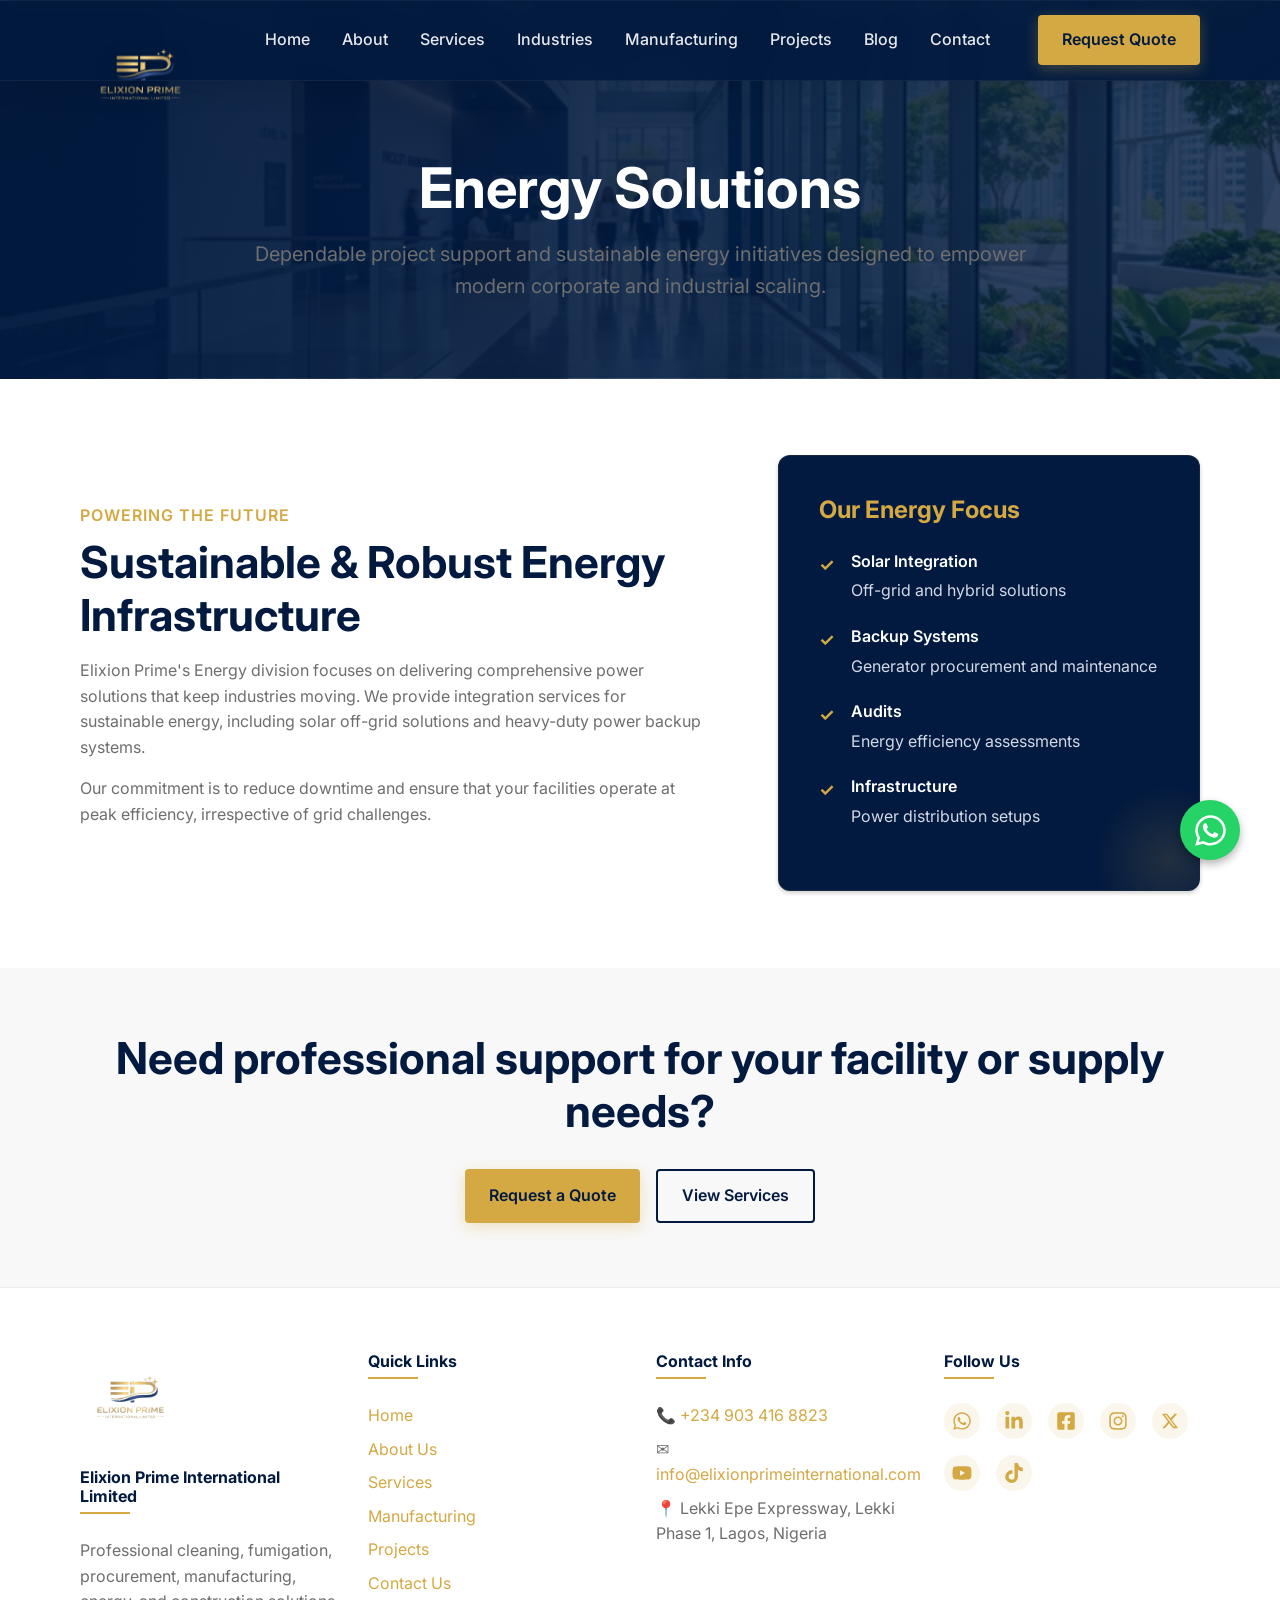
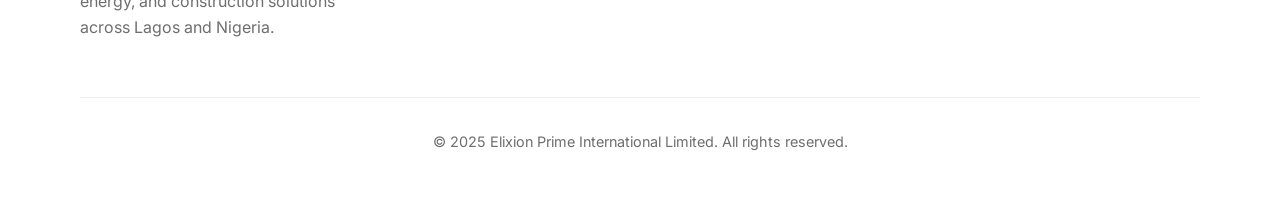
<file: energy.html>
<!DOCTYPE html>
<html lang="en">

<head>
    <meta charset="UTF-8">
    <meta name="viewport" content="width=device-width, initial-scale=1.0">
    <title>Energy | Elixion Prime International</title>
    <meta name="description"
        content="Learn about Elixion Prime International Limited, our mission, vision, and core values. A multi-division company delivering cleaning, fumigation, procurement, manufacturing, energy, and construction solutions.">

    <!-- Open Graph Placeholders -->
    <meta property="og:title" content="About Us - Elixion Prime International Limited">
    <meta property="og:description"
        content="A multi-division company delivering cleaning, fumigation, procurement, manufacturing, energy, and construction solutions.">
    <meta property="og:image" content="https://www.elixionprimeinternational.com/logo.png">
    <meta property="og:url" content="https://www.elixionprime.com/about.html">

    <link rel="preconnect" href="https://fonts.googleapis.com">
    <link rel="preconnect" href="https://fonts.gstatic.com" crossorigin>
    <link href="https://fonts.googleapis.com/css2?family=Inter:wght@400;500;600;700;800&display=swap" rel="stylesheet">
    <link rel="stylesheet" href="styles.css">
    <link rel="stylesheet" href="components.css">
    
    <style>
        /* Premium Page Overrides */
        .page-hero {
            position: relative;
            background-color: var(--color-primary) !important;
            background-image: linear-gradient(to right, rgba(2, 26, 63, 0.95) 0%, rgba(2, 26, 63, 0.8) 100%), url('hero-bg.png') !important;
            background-size: cover !important;
            background-position: center !important;
            padding: clamp(8rem, 12vw, 10rem) 0 clamp(4rem, 6vw, 6rem) !important;
            color: var(--color-white) !important;
            margin-top: -80px; /* Pull up behind the transparent header */
            text-align: center;
        }

        .page-hero h1 {
            color: var(--color-white) !important;
            font-size: clamp(2.5rem, 5vw, 3.5rem);
            margin-bottom: 1rem;
            position: relative;
            z-index: 2;
        }

        .page-hero p {
            position: relative;
            z-index: 2;
        }

        .about-grid {
            display: grid;
            grid-template-columns: 3fr 2fr;
            gap: 4rem;
            align-items: center;
        }

        @media (max-width: 992px) {
            .about-grid {
                grid-template-columns: 1fr;
            }
        }

        .value-cards {
            display: grid;
            grid-template-columns: repeat(auto-fit, minmax(280px, 1fr));
            gap: 2rem;
            margin-top: 3rem;
        }

        .value-card {
            background: var(--color-white);
            padding: 2.5rem 2rem;
            border-radius: 12px;
            box-shadow: 0 10px 30px rgba(2, 26, 63, 0.05);
            text-align: left;
            border: 1px solid rgba(212, 168, 67, 0.1);
            position: relative;
            overflow: hidden;
            transition: all 0.4s ease;
            height: 100%;
        }

        .value-card::before {
            content: '';
            position: absolute;
            top: 0;
            left: 0;
            width: 4px;
            height: 100%;
            background: var(--color-gold);
            transform: scaleY(0);
            transform-origin: bottom;
            transition: transform 0.4s ease;
        }

        .value-card:hover {
            transform: translateY(-5px);
            box-shadow: 0 15px 30px rgba(2, 26, 63, 0.08);
        }

        .value-card:hover::before {
            transform: scaleY(1);
            transform-origin: top;
        }
        
        .value-card h3 {
            color: var(--color-primary) !important;
            font-size: 1.3rem;
            margin-bottom: 1rem;
        }

        .quick-facts-card {
            background-color: var(--color-primary) !important;
            color: var(--color-white);
            padding: 2.5rem;
            border-radius: 12px;
            box-shadow: 0 15px 30px rgba(0,0,0,0.15);
            position: relative;
            overflow: hidden;
            border: 1px solid rgba(212, 168, 67, 0.1) !important;
        }

        .quick-facts-card::after {
            content: '';
            position: absolute;
            bottom: 0;
            right: 0;
            width: 150px;
            height: 150px;
            background: radial-gradient(circle, rgba(212, 168, 67, 0.15) 0%, transparent 70%);
            border-radius: 50%;
            transform: translate(30%, 30%);
            pointer-events: none;
        }

        .quick-facts-card h3 {
            color: var(--color-gold) !important;
            margin-bottom: 1.5rem;
            display: inline-block;
            border-bottom: none;
            font-size: 1.5rem;
        }

        .quick-facts-list {
            list-style: none;
            padding: 0;
            margin: 0;
        }

        .quick-facts-list li {
            margin-bottom: 1.25rem !important;
            padding-left: 2rem;
            position: relative;
            color: #D3D9E6 !important;
            line-height: 1.6;
        }

        .quick-facts-list li::before {
            content: '\2713';
            color: var(--color-gold);
            position: absolute;
            left: 0;
            top: 2px;
            font-weight: bold;
            font-size: 1.1rem;
        }

        .quick-facts-list strong {
            color: var(--color-white);
            font-weight: 600;
            display: block;
            margin-bottom: 0.25rem;
        }
    </style>
</head>

<body>

    <!-- Header -->
    <header class="header">
        <div class="container nav-container" style="position: relative;">
            <a href="index.html" class="logo"><img src="logo.png" alt="Elixion Prime logo"></a>
            <nav aria-label="Main Navigation">
                
        <ul class="nav-menu">
          <li><a href="index.html" class="nav-link">Home</a></li>
          <li><a href="about.html" class="nav-link">About</a></li>
          <li class="dropdown">
            <a href="services.html" class="nav-link">Services</a>
            <div class="dropdown-content">
              <a href="cleaning.html">Professional Cleaning</a>
              <a href="fumigation.html">Fumigation & Pest Control</a>
              <a href="procurement.html">Procurement</a>
              <a href="manufacturing.html">Manufacturing</a>
              <a href="energy.html">Energy</a>
              <a href="construction.html">Construction</a>
            </div>
          </li>
          <li><a href="industries.html" class="nav-link">Industries</a></li>
          <li><a href="manufacturing.html" class="nav-link">Manufacturing</a></li>
          <li><a href="projects.html" class="nav-link">Projects</a></li>
          <li><a href="blog.html" class="nav-link">Blog</a></li>
          <li><a href="contact.html" class="nav-link">Contact</a></li>
          <li><a href="#" onclick="window.open(window.buildWaLink('Hello Elixion Prime, I’d like to request a quote. Service: [Cleaning/Fumigation/Procurement/Manufacturing/Energy/Construction]. Location: [ ].'), '_blank'); return false;" class="btn btn-primary" style="margin-left: 1rem;">Request Quote</a></li>
        </ul>
            </nav>
            <button class="hamburger" aria-expanded="false" aria-label="Toggle navigation">
                &#9776;
            </button>
        </div>
    </header>

    
    <!-- Page Hero -->
    <section class="page-hero">
        <div class="container">
            <h1>Energy Solutions</h1>
            <p style="font-size: 1.25rem; max-width: 800px; margin: 0 auto; color: #E0E0E0;">Dependable project support and sustainable energy initiatives designed to empower modern corporate and industrial scaling.</p>
        </div>
    </section>

    <!-- Content -->
    <section class="section">
        <div class="container about-grid">
            <div class="overview-text">
                <span class="section-subtitle">Powering the Future</span>
                <h2>Sustainable & Robust Energy Infrastructure</h2>
                <p>Elixion Prime's Energy division focuses on delivering comprehensive power solutions that keep industries moving. We provide integration services for sustainable energy, including solar off-grid solutions and heavy-duty power backup systems.</p>
                <p>Our commitment is to reduce downtime and ensure that your facilities operate at peak efficiency, irrespective of grid challenges.</p>
            </div>
            <div class="quick-facts-card premium-animate-up">
                <h3>Our Energy Focus</h3>
                <ul class="quick-facts-list">
                    <li><strong>Solar Integration</strong> Off-grid and hybrid solutions</li>
                    <li><strong>Backup Systems</strong> Generator procurement and maintenance</li>
                    <li><strong>Audits</strong> Energy efficiency assessments</li>
                    <li><strong>Infrastructure</strong> Power distribution setups</li>
                </ul>
            </div>
        </div>
    </section>
<!-- CTA Strip -->
    <section class="cta-banner" style="background-color: var(--color-off-white) !important; color: var(--color-text-main) !important;">
        <div class="container">
            <h2 style="color: var(--color-navy) !important;">Need professional support for your facility or supply needs?</h2>
            <div style="display: flex; gap: 1rem; justify-content: center; flex-wrap: wrap; margin-top: 2rem;">
                <a href="#"
                    onclick="window.open(window.buildWaLink('Hello Elixion Prime, I’d like to request a quote. Service: [Cleaning/Fumigation/Procurement/Manufacturing/Energy/Construction]. Location: [ ].'), '_blank'); return false;"
                    class="btn btn-primary">Request a Quote</a>
                <a href="services.html" class="btn btn-secondary">View Services</a>
            </div>
        </div>
    </section>

    <!-- Footer -->
    <footer class="footer">
        <div class="container">
            <div class="footer-grid">
                <div class="footer-col">
                    <a href="index.html" class="footer-logo"><img src="logo.png" alt="Elixion Prime logo"></a>
                    <h4>Elixion Prime International Limited</h4>
                    <p>Professional cleaning, fumigation, procurement, manufacturing, energy, and construction solutions
                        across Lagos and Nigeria.</p>
                </div>
                <div class="footer-col">
                    <h4>Quick Links</h4>
                    <ul>
                        <li><a href="index.html">Home</a></li>
                        <li><a href="about.html">About Us</a></li>
                        <li><a href="services.html">Services</a></li>
                        <li><a href="manufacturing.html">Manufacturing</a></li>
                        <li><a href="projects.html">Projects</a></li>
                        <li><a href="contact.html">Contact Us</a></li>
                    </ul>
                </div>
                <div class="footer-col">
                    <h4>Contact Info</h4>
                    <ul>
                        <li>&#128222; <a href="tel:+2349034168823">+234 903 416 8823</a></li>
                        <li>&#9993; <a href="mailto:info@elixionprimeinternational.com">info@elixionprimeinternational.com</a></li>
                        <li>&#128205; Lekki Epe Expressway, Lekki Phase 1, Lagos, Nigeria</li>
                    </ul>
                </div>
                <div class="footer-col">
                    <h4>Follow Us</h4>
                    <div style="display: flex; gap: 1rem; margin-top: 0.5rem; flex-wrap: wrap;">
            <a href="https://wa.me/2349034168823" target="_blank" rel="noopener" aria-label="WhatsApp" style="display:flex; align-items:center; justify-content:center; width:36px; height:36px; border-radius:50%; background:rgba(212,168,67,0.1); color:var(--color-gold); transition:all 0.3s ease;">
                <svg width="20" height="20" fill="currentColor" viewBox="0 0 448 512"><path d="M380.9 97.1C339 55.1 283.2 32 223.9 32c-122.4 0-222 99.6-222 222 0 39.1 10.2 77.3 29.6 111L0 480l117.7-30.9c32.4 17.7 68.9 27 106.1 27h.1c122.3 0 224.1-99.6 224.1-222 0-59.3-25.2-115-67.1-157.1zm-157 341.6c-33.2 0-65.7-8.9-94-25.7l-6.7-4-69.8 18.3L72 359.2l-4.4-7c-18.5-29.4-28.2-63.3-28.2-98.2 0-101.7 82.8-184.5 184.6-184.5 49.3 0 95.6 19.2 130.4 54.1 34.8 34.9 56.2 81.2 56.1 130.5 0 101.8-84.9 184.6-186.6 184.6zm101.2-138.2c-5.5-2.8-32.8-16.2-37.9-18-5.1-1.9-8.8-2.8-12.5 2.8-3.7 5.6-14.3 18-17.6 21.8-3.2 3.7-6.5 4.2-12 1.4-32.6-16.3-54-29.1-75.5-66-5.7-9.8 5.7-9.1 16.3-30.3 1.8-3.7.9-6.9-.5-9.7-1.4-2.8-12.5-30.1-17.1-41.2-4.5-10.8-9.1-9.3-12.5-9.5-3.2-.2-6.9-.2-10.6-.2-3.7 0-9.7 1.4-14.8 6.9-5.1 5.6-19.4 19-19.4 46.3 0 27.3 19.9 53.7 22.6 57.4 2.8 3.7 39.1 59.7 94.8 83.8 35.2 15.2 49 16.5 66.6 13.9 10.7-1.6 32.8-13.4 37.4-26.4 4.6-13 4.6-24.1 3.2-26.4-1.3-2.5-5-3.9-10.5-6.6z"/></svg>
            </a>
            <a href="https://linkedin.com/company/elixionprime" target="_blank" rel="noopener" aria-label="LinkedIn" style="display:flex; align-items:center; justify-content:center; width:36px; height:36px; border-radius:50%; background:rgba(212,168,67,0.1); color:var(--color-gold); transition:all 0.3s ease;">
                <svg width="20" height="20" fill="currentColor" viewBox="0 0 448 512"><path d="M100.28 448H7.4V148.9h92.88zM53.79 108.1C24.09 108.1 0 83.5 0 53.8a53.79 53.79 0 0 1 107.58 0c0 29.7-24.1 54.3-53.79 54.3zM447.9 448h-92.68V302.4c0-34.7-.7-79.2-48.29-79.2-48.29 0-55.69 37.7-55.69 76.7V448h-92.78V148.9h89.08v40.8h1.3c12.4-23.5 42.69-48.3 87.88-48.3 94 0 111.28 61.9 111.28 142.3V448z"/></svg>
            </a>
            <a href="https://facebook.com/elixionprime" target="_blank" rel="noopener" aria-label="Facebook" style="display:flex; align-items:center; justify-content:center; width:36px; height:36px; border-radius:50%; background:rgba(212,168,67,0.1); color:var(--color-gold); transition:all 0.3s ease;">
                <svg width="20" height="20" fill="currentColor" viewBox="0 0 448 512"><path d="M400 32H48A48 48 0 0 0 0 80v352a48 48 0 0 0 48 48h137.25V327.69h-63V256h63v-54.64c0-62.15 37-96.48 93.67-96.48 27.14 0 55.52 4.84 55.52 4.84v61h-31.28c-30.8 0-40.41 19.12-40.41 38.73V256h68.78l-11 71.69h-57.78V480H400a48 48 0 0 0 48-48V80a48 48 0 0 0-48-48z"/></svg>
            </a>
            <a href="https://instagram.com/elixionprime" target="_blank" rel="noopener" aria-label="Instagram" style="display:flex; align-items:center; justify-content:center; width:36px; height:36px; border-radius:50%; background:rgba(212,168,67,0.1); color:var(--color-gold); transition:all 0.3s ease;">
                <svg width="20" height="20" fill="currentColor" viewBox="0 0 448 512"><path d="M224.1 141c-63.6 0-114.9 51.3-114.9 114.9s51.3 114.9 114.9 114.9S339 319.5 339 255.9 287.7 141 224.1 141zm0 189.6c-41.1 0-74.7-33.5-74.7-74.7s33.5-74.7 74.7-74.7 74.7 33.5 74.7 74.7-33.6 74.7-74.7 74.7zm146.4-194.3c0 14.9-12 26.8-26.8 26.8-14.9 0-26.8-12-26.8-26.8s12-26.8 26.8-26.8 26.8 12 26.8 26.8zm76.1 27.2c-1.7-35.9-9.9-67.7-36.2-93.9-26.2-26.2-58-34.4-93.9-36.2-37-2.1-147.9-2.1-184.9 0-35.8 1.7-67.6 9.9-93.9 36.1s-34.4 58-36.2 93.9c-2.1 37-2.1 147.9 0 184.9 1.7 35.9 9.9 67.7 36.2 93.9s58 34.4 93.9 36.2c37 2.1 147.9 2.1 184.9 0 35.9-1.7 67.7-9.9 93.9-36.2 26.2-26.2 34.4-58 36.2-93.9 2.1-37 2.1-147.8 0-184.8zM398.8 388c-7.8 19.6-22.9 34.7-42.6 42.6-29.5 11.7-99.5 9-132.1 9s-102.7 2.6-132.1-9c-19.6-7.8-34.7-22.9-42.6-42.6-11.7-29.5-9-99.5-9-132.1s-2.6-102.7 9-132.1c7.8-19.6 22.9-34.7 42.6-42.6 29.5-11.7 99.5-9 132.1-9s102.7-2.6 132.1 9c19.6 7.8 34.7 22.9 42.6 42.6 11.7 29.5 9 99.5 9 132.1s2.7 102.7-9 132.1z"/></svg>
            </a>
            <a href="https://x.com/elixionprime" target="_blank" rel="noopener" aria-label="X (Twitter)" style="display:flex; align-items:center; justify-content:center; width:36px; height:36px; border-radius:50%; background:rgba(212,168,67,0.1); color:var(--color-gold); transition:all 0.3s ease;">
                <svg width="18" height="18" fill="currentColor" viewBox="0 0 512 512"><path d="M389.2 48h70.6L305.6 224.2 487 464H345L233.7 318.6 106.5 464H35.8L200.7 275.5 26.8 48H172.4L272.9 180.9 389.2 48zM364.4 421.8h39.1L151.1 88h-42L364.4 421.8z"/></svg>
            </a>
            <a href="https://youtube.com/@elixionprime" target="_blank" rel="noopener" aria-label="YouTube" style="display:flex; align-items:center; justify-content:center; width:36px; height:36px; border-radius:50%; background:rgba(212,168,67,0.1); color:var(--color-gold); transition:all 0.3s ease;">
                <svg width="20" height="20" fill="currentColor" viewBox="0 0 576 512"><path d="M549.7 124.1c-6.3-23.7-24.8-42.3-48.3-48.6C458.8 64 288 64 288 64S117.2 64 74.6 75.5c-23.5 6.3-42 24.9-48.3 48.6-11.4 42.9-11.4 132.3-11.4 132.3s0 89.4 11.4 132.3c6.3 23.7 24.8 41.5 48.3 47.8C117.2 448 288 448 288 448s170.8 0 213.4-11.5c23.5-6.3 42-24.1 48.3-47.8 11.4-42.9 11.4-132.3 11.4-132.3s0-89.4-11.4-132.3zm-317.5 213.5V175.2l142.7 81.2-142.7 81.2z"/></svg>
            </a>
            <a href="https://tiktok.com/@elixionprime" target="_blank" rel="noopener" aria-label="TikTok" style="display:flex; align-items:center; justify-content:center; width:36px; height:36px; border-radius:50%; background:rgba(212,168,67,0.1); color:var(--color-gold); transition:all 0.3s ease;">
                <svg width="20" height="20" fill="currentColor" viewBox="0 0 448 512"><path d="M448,209.91a210.06,210.06,0,0,1-122.77-39.25V349.38A162.55,162.55,0,1,1,185,188.31V278.2a74.62,74.62,0,1,0,52.23,71.18V0l88,0a121.18,121.18,0,0,0,1.86,22.17h0A122.18,122.18,0,0,0,381,102.39a121.43,121.43,0,0,0,67,20.14Z"/></svg>
            </a>
          </div>
                </div>
            </div>
            <div class="footer-bottom">
                <p>&copy; 2025 Elixion Prime International Limited. All rights reserved.</p>
            </div>
        </div>
    </footer>

    <!-- WhatsApp Float -->
    <a href="https://wa.me/2349034168823" class="whatsapp-float" aria-label="Chat with Elixion on WhatsApp"
        target="_blank" rel="noopener">
        <svg xmlns="http://www.w3.org/2000/svg" viewBox="0 0 448 512">
            <path
                d="M380.9 97.1C339 55.1 283.2 32 223.9 32c-122.4 0-222 99.6-222 222 0 39.1 10.2 77.3 29.6 111L0 480l117.7-30.9c32.4 17.7 68.9 27 106.1 27h.1c122.3 0 224.1-99.6 224.1-222 0-59.3-25.2-115-67.1-157.1zm-157 341.6c-33.2 0-65.7-8.9-94-25.7l-6.7-4-69.8 18.3L72 359.2l-4.4-7c-18.5-29.4-28.2-63.3-28.2-98.2 0-101.7 82.8-184.5 184.6-184.5 49.3 0 95.6 19.2 130.4 54.1 34.8 34.9 56.2 81.2 56.1 130.5 0 101.8-84.9 184.6-186.6 184.6zm101.2-138.2c-5.5-2.8-32.8-16.2-37.9-18-5.1-1.9-8.8-2.8-12.5 2.8-3.7 5.6-14.3 18-17.6 21.8-3.2 3.7-6.5 4.2-12 1.4-32.6-16.3-54-29.1-75.5-66-5.7-9.8 5.7-9.1 16.3-30.3 1.8-3.7.9-6.9-.5-9.7-1.4-2.8-12.5-30.1-17.1-41.2-4.5-10.8-9.1-9.3-12.5-9.5-3.2-.2-6.9-.2-10.6-.2-3.7 0-9.7 1.4-14.8 6.9-5.1 5.6-19.4 19-19.4 46.3 0 27.3 19.9 53.7 22.6 57.4 2.8 3.7 39.1 59.7 94.8 83.8 35.2 15.2 49 16.5 66.6 13.9 10.7-1.6 32.8-13.4 37.4-26.4 4.6-13 4.6-24.1 3.2-26.4-1.3-2.5-5-3.9-10.5-6.6z" />
        </svg>
    </a>

    <script type="module" src="whatsapp.js" defer></script>
    <script src="main.js" defer></script>
    
    <!-- Premium Enhancements & Animations -->
    <style>
        /* 1. Premium Header Layout & Breakout Logo Positioning */
        .header {
            background: rgba(2, 26, 63, 0.9) !important;
            backdrop-filter: blur(12px);
            -webkit-backdrop-filter: blur(12px);
            border-bottom: 1px solid rgba(255, 255, 255, 0.05);
            box-shadow: 0 4px 30px rgba(0, 0, 0, 0.1);
            position: sticky;
            top: 0;
            z-index: 1000;
        }

        .logo {
            position: relative;
            display: flex;
            align-items: center;
            height: 80px; 
            width: 140px; 
        }

        .logo img {
            position: absolute;
            top: 20px; 
            height: 120px !important;
            transition: transform 0.4s cubic-bezier(0.175, 0.885, 0.32, 1.275), filter 0.3s !important;
            transform-origin: top left;
            filter: drop-shadow(0 4px 10px rgba(0,0,0,0.3));
            z-index: 1001; 
        }

        @media (max-width: 768px) {
            .logo img {
                height: 80px !important;
                top: 50%;
                transform: translateY(-50%) !important;
            }
        }

        .footer-logo img {
            height: 100px !important;
            transition: transform 0.4s cubic-bezier(0.175, 0.885, 0.32, 1.275) !important;
            transform-origin: center center;
        }

            .logo img {
        /* Premium Background Hover Mechanics */
        border-radius: 100px;
        padding: 0;
        transition: transform 0.4s cubic-bezier(0.175, 0.885, 0.32, 1.275), filter 0.3s, background-color 0.4s, padding 0.4s !important;
    }

    .logo img:hover {
        transform: scale(1.05) !important;
        background-color: #ffffff;
        padding: 10px;
        box-shadow: 0 8px 25px rgba(0,0,0,0.15);
    }
    
    .footer-logo img:hover {
        transform: scale(1.05) !important;
    }

        /* 2. Glassmorphism navigation links */
        .nav-link {
            color: #fff !important; 
            opacity: 0.9;
        }
        .nav-link:hover, .nav-link.active {
            color: var(--color-gold) !important;
            opacity: 1;
        }

        /* 3. Advanced Button "Shine" Animation */
        .btn-primary {
            background: var(--color-gold) !important;
            color: var(--color-primary) !important;
            position: relative;
            overflow: hidden;
            z-index: 1;
            transform-style: preserve-3d;
            border: none;
            box-shadow: 0 4px 15px rgba(212, 168, 67, 0.3);
        }

        .btn-primary:hover {
            transform: translateY(-2px);
            box-shadow: 0 8px 25px rgba(212, 168, 67, 0.4);
        }

        .btn-primary::after {
            content: '';
            position: absolute;
            top: 0;
            left: -100%;
            width: 50%;
            height: 100%;
            background: linear-gradient(to right, rgba(255, 255, 255, 0) 0%, rgba(255, 255, 255, 0.5) 50%, rgba(255, 255, 255, 0) 100%);
            transform: skewX(-25deg);
            animation: shine 4s infinite;
            z-index: -1;
        }

        .cta-banner .btn-secondary {
            border-color: var(--color-primary) !important;
            color: var(--color-primary) !important;
        }
        
        .cta-banner .btn-secondary:hover {
            background: var(--color-primary) !important;
            color: #fff !important;
        }

        @keyframes shine {
            0% { left: -100%; }
            20% { left: 200%; }
            100% { left: 200%; }
        }

        /* 4. Advanced Card Hover Micro-interactions */
        .card {
            transition: transform 0.5s cubic-bezier(0.175, 0.885, 0.32, 1.275), box-shadow 0.5s ease;
            will-change: transform;
            border: 1px solid rgba(0,0,0,0.05);
            border-radius: 12px;
            overflow: hidden;
        }
        
        .card .card-img {
            transition: transform 0.6s ease;
        }

        .card:hover {
            transform: translateY(-10px);
            box-shadow: 0 20px 40px rgba(2, 26, 63, 0.08), 0 5px 15px rgba(2, 26, 63, 0.05);
            border-color: rgba(212, 168, 67, 0.3);
        }
        
        .card:hover .card-img {
            transform: scale(1.05);
        }

        /* Timeline Step Enhancements */
        .timeline-step {
            transition: transform 0.3s ease;
        }
        .timeline-step:hover {
            transform: translateX(10px);
        }
        .step-marker {
            transition: transform 0.3s ease, background 0.3s ease, color 0.3s ease;
        }
        .timeline-step:hover .step-marker {
            transform: scale(1.1);
            background-color: var(--color-gold);
            color: var(--color-primary);
        }

        /* 5. Scroll Animations */
        .premium-animate-up {
            opacity: 0;
            transform: translateY(40px);
            transition: opacity 0.8s cubic-bezier(0.25, 0.46, 0.45, 0.94),
                transform 0.8s cubic-bezier(0.25, 0.46, 0.45, 0.94);
            will-change: opacity, transform;
        }

        .premium-animate-up.is-visible {
            opacity: 1;
            transform: translateY(0);
        }

        .premium-delay-1 { transition-delay: 0.1s; }
        .premium-delay-2 { transition-delay: 0.2s; }
        .premium-delay-3 { transition-delay: 0.3s; }
        .premium-delay-4 { transition-delay: 0.4s; }

        html {
            scroll-behavior: smooth;
        }
        
        .card-img {
            background: var(--color-off-white);
        }
    </style>

    <script>
        document.addEventListener("DOMContentLoaded", () => {
            // Setup Elements for Animation
            const targets = document.querySelectorAll('.section-subtitle, h2, .card, .value-card, .quick-facts-card, .timeline-step, .overview-text p');

            targets.forEach((el, index) => {
                el.classList.add('premium-animate-up');
                // Staggered delay logic
                if (el.parentElement && (el.parentElement.classList.contains('card-grid') || el.parentElement.classList.contains('value-cards') || el.parentElement.classList.contains('process-timeline'))) {
                    const siblingIndex = Array.from(el.parentElement.children).indexOf(el);
                    const delayClass = 'premium-delay-' + ((siblingIndex % 4) + 1);
                    el.classList.add(delayClass);
                }
            });

            const observerOptions = {
                root: null,
                rootMargin: '0px 0px -10% 0px',
                threshold: 0.1
            };

            const observer = new IntersectionObserver((entries, observer) => {
                entries.forEach(entry => {
                    if (entry.isIntersecting) {
                        entry.target.classList.add('is-visible');
                        observer.unobserve(entry.target);
                    }
                });
            }, observerOptions);

            document.querySelectorAll('.premium-animate-up').forEach(el => {
                const rect = el.getBoundingClientRect();
                if (rect.top < window.innerHeight) {
                    setTimeout(() => { el.classList.add('is-visible'); }, 50);
                } else {
                    observer.observe(el);
                }
            });
        });
    </script>
</body>

</html>
</file>
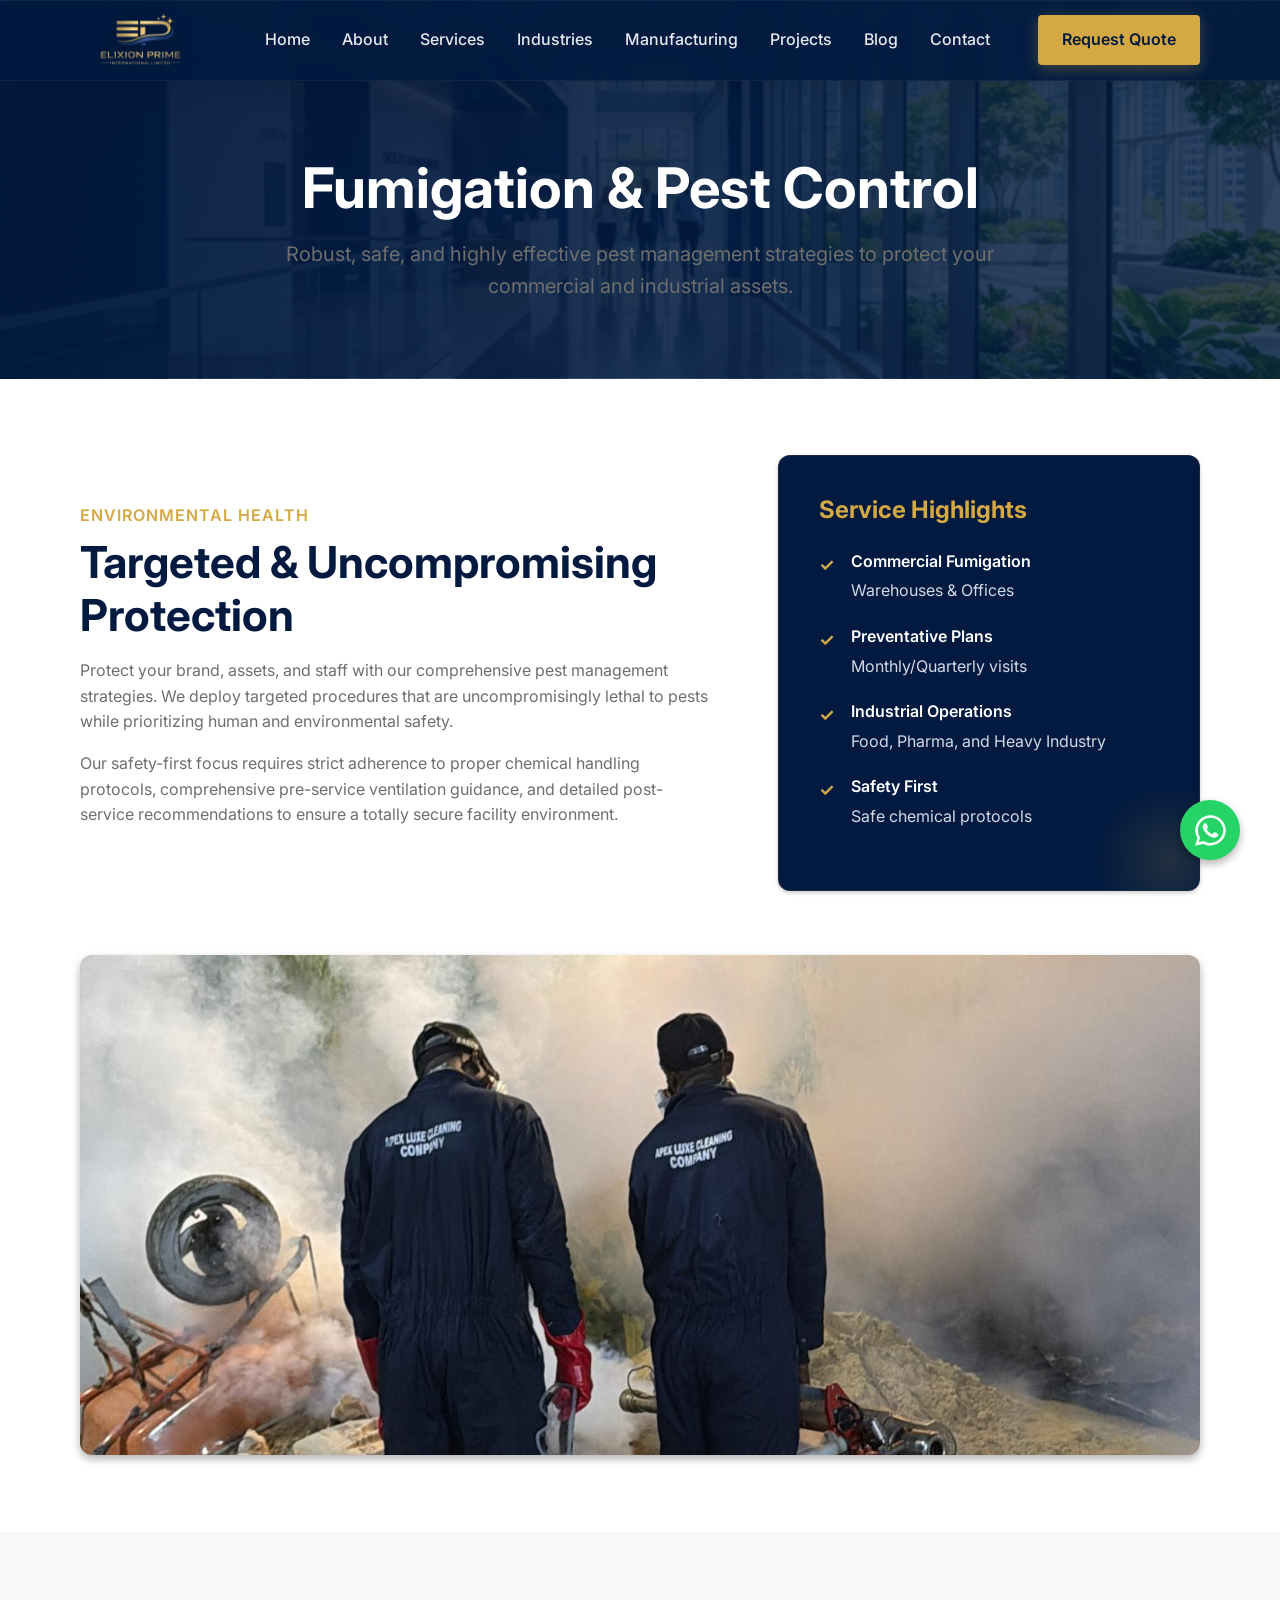
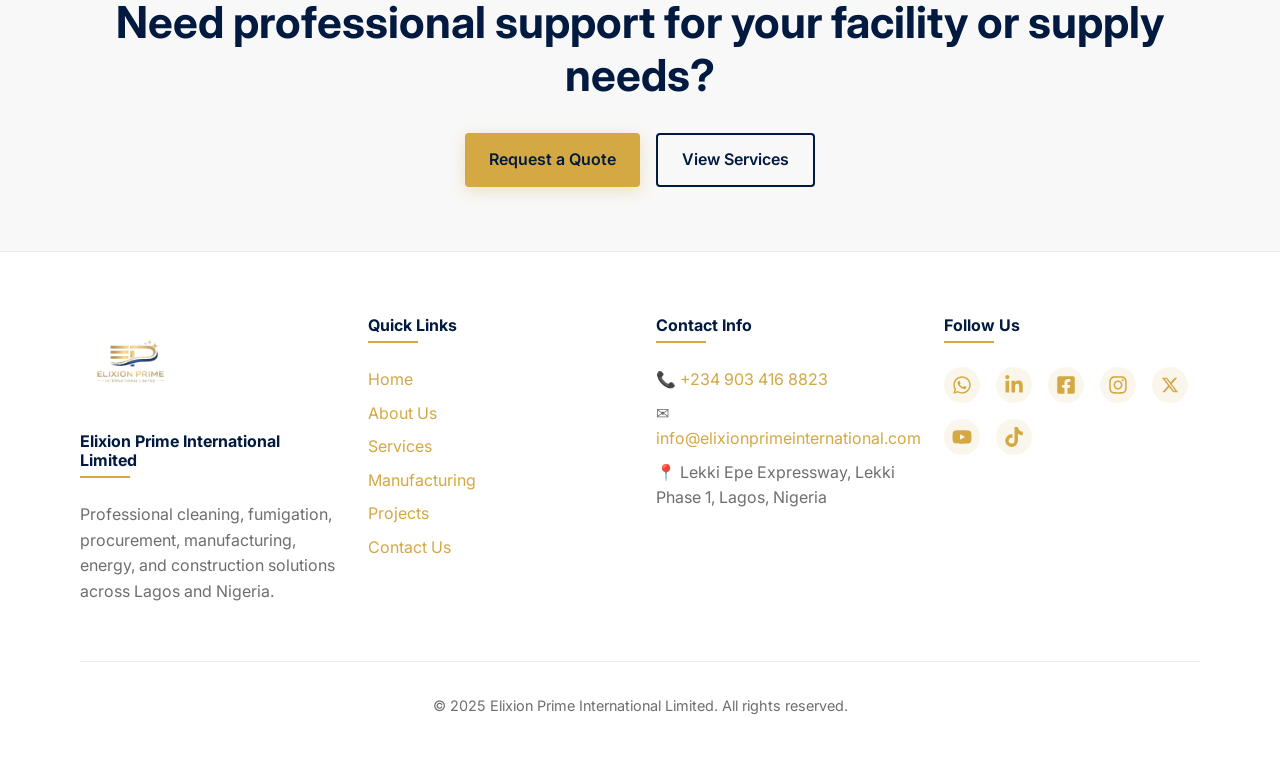
<file: fumigation.html>
<!DOCTYPE html>
<html lang="en">

<head>
    <meta charset="UTF-8">
    <meta name="viewport" content="width=device-width, initial-scale=1.0">
    <title>Fumigation | Elixion Prime International</title>
    <meta name="description"
        content="Learn about Elixion Prime International Limited, our mission, vision, and core values. A multi-division company delivering cleaning, fumigation, procurement, manufacturing, energy, and construction solutions.">

    <!-- Open Graph Placeholders -->
    <meta property="og:title" content="About Us - Elixion Prime International Limited">
    <meta property="og:description"
        content="A multi-division company delivering cleaning, fumigation, procurement, manufacturing, energy, and construction solutions.">
    <meta property="og:image" content="https://www.elixionprimeinternational.com/logo.png">
    <meta property="og:url" content="https://www.elixionprime.com/about.html">

    <link rel="preconnect" href="https://fonts.googleapis.com">
    <link rel="preconnect" href="https://fonts.gstatic.com" crossorigin>
    <link href="https://fonts.googleapis.com/css2?family=Inter:wght@400;500;600;700;800&display=swap" rel="stylesheet">
    <link rel="stylesheet" href="styles.css">
    <link rel="stylesheet" href="components.css">
    
    <style>
        /* Premium Page Overrides */
        .page-hero {
            position: relative;
            background-color: var(--color-primary) !important;
            background-image: linear-gradient(to right, rgba(2, 26, 63, 0.95) 0%, rgba(2, 26, 63, 0.8) 100%), url('hero-bg.png') !important;
            background-size: cover !important;
            background-position: center !important;
            padding: clamp(8rem, 12vw, 10rem) 0 clamp(4rem, 6vw, 6rem) !important;
            color: var(--color-white) !important;
            margin-top: -80px; /* Pull up behind the transparent header */
            text-align: center;
        }

        .page-hero h1 {
            color: var(--color-white) !important;
            font-size: clamp(2.5rem, 5vw, 3.5rem);
            margin-bottom: 1rem;
            position: relative;
            z-index: 2;
        }

        .page-hero p {
            position: relative;
            z-index: 2;
        }

        .about-grid {
            display: grid;
            grid-template-columns: 3fr 2fr;
            gap: 4rem;
            align-items: center;
        }

        @media (max-width: 992px) {
            .about-grid {
                grid-template-columns: 1fr;
            }
        }

        .value-cards {
            display: grid;
            grid-template-columns: repeat(auto-fit, minmax(280px, 1fr));
            gap: 2rem;
            margin-top: 3rem;
        }

        .value-card {
            background: var(--color-white);
            padding: 2.5rem 2rem;
            border-radius: 12px;
            box-shadow: 0 10px 30px rgba(2, 26, 63, 0.05);
            text-align: left;
            border: 1px solid rgba(212, 168, 67, 0.1);
            position: relative;
            overflow: hidden;
            transition: all 0.4s ease;
            height: 100%;
        }

        .value-card::before {
            content: '';
            position: absolute;
            top: 0;
            left: 0;
            width: 4px;
            height: 100%;
            background: var(--color-gold);
            transform: scaleY(0);
            transform-origin: bottom;
            transition: transform 0.4s ease;
        }

        .value-card:hover {
            transform: translateY(-5px);
            box-shadow: 0 15px 30px rgba(2, 26, 63, 0.08);
        }

        .value-card:hover::before {
            transform: scaleY(1);
            transform-origin: top;
        }
        
        .value-card h3 {
            color: var(--color-primary) !important;
            font-size: 1.3rem;
            margin-bottom: 1rem;
        }

        .quick-facts-card {
            background-color: var(--color-primary) !important;
            color: var(--color-white);
            padding: 2.5rem;
            border-radius: 12px;
            box-shadow: 0 15px 30px rgba(0,0,0,0.15);
            position: relative;
            overflow: hidden;
            border: 1px solid rgba(212, 168, 67, 0.1) !important;
        }

        .quick-facts-card::after {
            content: '';
            position: absolute;
            bottom: 0;
            right: 0;
            width: 150px;
            height: 150px;
            background: radial-gradient(circle, rgba(212, 168, 67, 0.15) 0%, transparent 70%);
            border-radius: 50%;
            transform: translate(30%, 30%);
            pointer-events: none;
        }

        .quick-facts-card h3 {
            color: var(--color-gold) !important;
            margin-bottom: 1.5rem;
            display: inline-block;
            border-bottom: none;
            font-size: 1.5rem;
        }

        .quick-facts-list {
            list-style: none;
            padding: 0;
            margin: 0;
        }

        .quick-facts-list li {
            margin-bottom: 1.25rem !important;
            padding-left: 2rem;
            position: relative;
            color: #D3D9E6 !important;
            line-height: 1.6;
        }

        .quick-facts-list li::before {
            content: '\2713';
            color: var(--color-gold);
            position: absolute;
            left: 0;
            top: 2px;
            font-weight: bold;
            font-size: 1.1rem;
        }

        .quick-facts-list strong {
            color: var(--color-white);
            font-weight: 600;
            display: block;
            margin-bottom: 0.25rem;
        }
    </style>
</head>

<body>

    <!-- Header -->
    <header class="header">
        <div class="container nav-container" style="position: relative;">
            <a href="index.html" class="logo"><img src="logo.png" alt="Elixion Prime logo"></a>
            <nav aria-label="Main Navigation">
                
        <ul class="nav-menu">
          <li><a href="index.html" class="nav-link">Home</a></li>
          <li><a href="about.html" class="nav-link">About</a></li>
          <li class="dropdown">
            <a href="services.html" class="nav-link">Services</a>
            <div class="dropdown-content">
              <a href="cleaning.html">Professional Cleaning</a>
              <a href="fumigation.html">Fumigation & Pest Control</a>
              <a href="procurement.html">Procurement</a>
              <a href="manufacturing.html">Manufacturing</a>
              <a href="energy.html">Energy</a>
              <a href="construction.html">Construction</a>
            </div>
          </li>
          <li><a href="industries.html" class="nav-link">Industries</a></li>
          <li><a href="manufacturing.html" class="nav-link">Manufacturing</a></li>
          <li><a href="projects.html" class="nav-link">Projects</a></li>
          <li><a href="blog.html" class="nav-link">Blog</a></li>
          <li><a href="contact.html" class="nav-link">Contact</a></li>
          <li><a href="#" onclick="window.open(window.buildWaLink('Hello Elixion Prime, I’d like to request a quote. Service: [Cleaning/Fumigation/Procurement/Manufacturing/Energy/Construction]. Location: [ ].'), '_blank'); return false;" class="btn btn-primary" style="margin-left: 1rem;">Request Quote</a></li>
        </ul>
            </nav>
            <button class="hamburger" aria-expanded="false" aria-label="Toggle navigation">
                &#9776;
            </button>
        </div>
    </header>

    
    <!-- Page Hero -->
    <section class="page-hero">
        <div class="container">
            <h1>Fumigation & Pest Control</h1>
            <p style="font-size: 1.25rem; max-width: 800px; margin: 0 auto; color: #E0E0E0;">Robust, safe, and highly effective pest management strategies to protect your commercial and industrial assets.</p>
        </div>
    </section>

    <!-- Content -->
    <section class="section">
        <div class="container about-grid">
            <div class="overview-text">
                <span class="section-subtitle">Environmental Health</span>
                <h2>Targeted & Uncompromising Protection</h2>
                <p>Protect your brand, assets, and staff with our comprehensive pest management strategies. We deploy targeted procedures that are uncompromisingly lethal to pests while prioritizing human and environmental safety.</p>
                <p>Our safety-first focus requires strict adherence to proper chemical handling protocols, comprehensive pre-service ventilation guidance, and detailed post-service recommendations to ensure a totally secure facility environment.</p>
            </div>
            <div class="quick-facts-card premium-animate-up">
                <h3>Service Highlights</h3>
                <ul class="quick-facts-list">
                    <li><strong>Commercial Fumigation</strong> Warehouses & Offices</li>
                    <li><strong>Preventative Plans</strong> Monthly/Quarterly visits</li>
                    <li><strong>Industrial Operations</strong> Food, Pharma, and Heavy Industry</li>
                    <li><strong>Safety First</strong> Safe chemical protocols</li>
                </ul>
            </div>
        </div>
        
        <div class="container" style="margin-top: 4rem; text-align: center;">
             <img src="fumigation.jpeg" style="border-radius: 12px; box-shadow: var(--shadow-md); max-width: 100%; height: auto; max-height: 500px; object-fit: cover; width: 100%;">
        </div>
    </section>
<!-- CTA Strip -->
    <section class="cta-banner" style="background-color: var(--color-off-white) !important; color: var(--color-text-main) !important;">
        <div class="container">
            <h2 style="color: var(--color-navy) !important;">Need professional support for your facility or supply needs?</h2>
            <div style="display: flex; gap: 1rem; justify-content: center; flex-wrap: wrap; margin-top: 2rem;">
                <a href="#"
                    onclick="window.open(window.buildWaLink('Hello Elixion Prime, I’d like to request a quote. Service: [Cleaning/Fumigation/Procurement/Manufacturing/Energy/Construction]. Location: [ ].'), '_blank'); return false;"
                    class="btn btn-primary">Request a Quote</a>
                <a href="services.html" class="btn btn-secondary">View Services</a>
            </div>
        </div>
    </section>

    <!-- Footer -->
    <footer class="footer">
        <div class="container">
            <div class="footer-grid">
                <div class="footer-col">
                    <a href="index.html" class="footer-logo"><img src="logo.png" alt="Elixion Prime logo"></a>
                    <h4>Elixion Prime International Limited</h4>
                    <p>Professional cleaning, fumigation, procurement, manufacturing, energy, and construction solutions
                        across Lagos and Nigeria.</p>
                </div>
                <div class="footer-col">
                    <h4>Quick Links</h4>
                    <ul>
                        <li><a href="index.html">Home</a></li>
                        <li><a href="about.html">About Us</a></li>
                        <li><a href="services.html">Services</a></li>
                        <li><a href="manufacturing.html">Manufacturing</a></li>
                        <li><a href="projects.html">Projects</a></li>
                        <li><a href="contact.html">Contact Us</a></li>
                    </ul>
                </div>
                <div class="footer-col">
                    <h4>Contact Info</h4>
                    <ul>
                        <li>&#128222; <a href="tel:+2349034168823">+234 903 416 8823</a></li>
                        <li>&#9993; <a href="mailto:info@elixionprimeinternational.com">info@elixionprimeinternational.com</a></li>
                        <li>&#128205; Lekki Epe Expressway, Lekki Phase 1, Lagos, Nigeria</li>
                    </ul>
                </div>
                <div class="footer-col">
                    <h4>Follow Us</h4>
                    <div style="display: flex; gap: 1rem; margin-top: 0.5rem; flex-wrap: wrap;">
            <a href="https://wa.me/2349034168823" target="_blank" rel="noopener" aria-label="WhatsApp" style="display:flex; align-items:center; justify-content:center; width:36px; height:36px; border-radius:50%; background:rgba(212,168,67,0.1); color:var(--color-gold); transition:all 0.3s ease;">
                <svg width="20" height="20" fill="currentColor" viewBox="0 0 448 512"><path d="M380.9 97.1C339 55.1 283.2 32 223.9 32c-122.4 0-222 99.6-222 222 0 39.1 10.2 77.3 29.6 111L0 480l117.7-30.9c32.4 17.7 68.9 27 106.1 27h.1c122.3 0 224.1-99.6 224.1-222 0-59.3-25.2-115-67.1-157.1zm-157 341.6c-33.2 0-65.7-8.9-94-25.7l-6.7-4-69.8 18.3L72 359.2l-4.4-7c-18.5-29.4-28.2-63.3-28.2-98.2 0-101.7 82.8-184.5 184.6-184.5 49.3 0 95.6 19.2 130.4 54.1 34.8 34.9 56.2 81.2 56.1 130.5 0 101.8-84.9 184.6-186.6 184.6zm101.2-138.2c-5.5-2.8-32.8-16.2-37.9-18-5.1-1.9-8.8-2.8-12.5 2.8-3.7 5.6-14.3 18-17.6 21.8-3.2 3.7-6.5 4.2-12 1.4-32.6-16.3-54-29.1-75.5-66-5.7-9.8 5.7-9.1 16.3-30.3 1.8-3.7.9-6.9-.5-9.7-1.4-2.8-12.5-30.1-17.1-41.2-4.5-10.8-9.1-9.3-12.5-9.5-3.2-.2-6.9-.2-10.6-.2-3.7 0-9.7 1.4-14.8 6.9-5.1 5.6-19.4 19-19.4 46.3 0 27.3 19.9 53.7 22.6 57.4 2.8 3.7 39.1 59.7 94.8 83.8 35.2 15.2 49 16.5 66.6 13.9 10.7-1.6 32.8-13.4 37.4-26.4 4.6-13 4.6-24.1 3.2-26.4-1.3-2.5-5-3.9-10.5-6.6z"/></svg>
            </a>
            <a href="https://linkedin.com/company/elixionprime" target="_blank" rel="noopener" aria-label="LinkedIn" style="display:flex; align-items:center; justify-content:center; width:36px; height:36px; border-radius:50%; background:rgba(212,168,67,0.1); color:var(--color-gold); transition:all 0.3s ease;">
                <svg width="20" height="20" fill="currentColor" viewBox="0 0 448 512"><path d="M100.28 448H7.4V148.9h92.88zM53.79 108.1C24.09 108.1 0 83.5 0 53.8a53.79 53.79 0 0 1 107.58 0c0 29.7-24.1 54.3-53.79 54.3zM447.9 448h-92.68V302.4c0-34.7-.7-79.2-48.29-79.2-48.29 0-55.69 37.7-55.69 76.7V448h-92.78V148.9h89.08v40.8h1.3c12.4-23.5 42.69-48.3 87.88-48.3 94 0 111.28 61.9 111.28 142.3V448z"/></svg>
            </a>
            <a href="https://facebook.com/elixionprime" target="_blank" rel="noopener" aria-label="Facebook" style="display:flex; align-items:center; justify-content:center; width:36px; height:36px; border-radius:50%; background:rgba(212,168,67,0.1); color:var(--color-gold); transition:all 0.3s ease;">
                <svg width="20" height="20" fill="currentColor" viewBox="0 0 448 512"><path d="M400 32H48A48 48 0 0 0 0 80v352a48 48 0 0 0 48 48h137.25V327.69h-63V256h63v-54.64c0-62.15 37-96.48 93.67-96.48 27.14 0 55.52 4.84 55.52 4.84v61h-31.28c-30.8 0-40.41 19.12-40.41 38.73V256h68.78l-11 71.69h-57.78V480H400a48 48 0 0 0 48-48V80a48 48 0 0 0-48-48z"/></svg>
            </a>
            <a href="https://instagram.com/elixionprime" target="_blank" rel="noopener" aria-label="Instagram" style="display:flex; align-items:center; justify-content:center; width:36px; height:36px; border-radius:50%; background:rgba(212,168,67,0.1); color:var(--color-gold); transition:all 0.3s ease;">
                <svg width="20" height="20" fill="currentColor" viewBox="0 0 448 512"><path d="M224.1 141c-63.6 0-114.9 51.3-114.9 114.9s51.3 114.9 114.9 114.9S339 319.5 339 255.9 287.7 141 224.1 141zm0 189.6c-41.1 0-74.7-33.5-74.7-74.7s33.5-74.7 74.7-74.7 74.7 33.5 74.7 74.7-33.6 74.7-74.7 74.7zm146.4-194.3c0 14.9-12 26.8-26.8 26.8-14.9 0-26.8-12-26.8-26.8s12-26.8 26.8-26.8 26.8 12 26.8 26.8zm76.1 27.2c-1.7-35.9-9.9-67.7-36.2-93.9-26.2-26.2-58-34.4-93.9-36.2-37-2.1-147.9-2.1-184.9 0-35.8 1.7-67.6 9.9-93.9 36.1s-34.4 58-36.2 93.9c-2.1 37-2.1 147.9 0 184.9 1.7 35.9 9.9 67.7 36.2 93.9s58 34.4 93.9 36.2c37 2.1 147.9 2.1 184.9 0 35.9-1.7 67.7-9.9 93.9-36.2 26.2-26.2 34.4-58 36.2-93.9 2.1-37 2.1-147.8 0-184.8zM398.8 388c-7.8 19.6-22.9 34.7-42.6 42.6-29.5 11.7-99.5 9-132.1 9s-102.7 2.6-132.1-9c-19.6-7.8-34.7-22.9-42.6-42.6-11.7-29.5-9-99.5-9-132.1s-2.6-102.7 9-132.1c7.8-19.6 22.9-34.7 42.6-42.6 29.5-11.7 99.5-9 132.1-9s102.7-2.6 132.1 9c19.6 7.8 34.7 22.9 42.6 42.6 11.7 29.5 9 99.5 9 132.1s2.7 102.7-9 132.1z"/></svg>
            </a>
            <a href="https://x.com/elixionprime" target="_blank" rel="noopener" aria-label="X (Twitter)" style="display:flex; align-items:center; justify-content:center; width:36px; height:36px; border-radius:50%; background:rgba(212,168,67,0.1); color:var(--color-gold); transition:all 0.3s ease;">
                <svg width="18" height="18" fill="currentColor" viewBox="0 0 512 512"><path d="M389.2 48h70.6L305.6 224.2 487 464H345L233.7 318.6 106.5 464H35.8L200.7 275.5 26.8 48H172.4L272.9 180.9 389.2 48zM364.4 421.8h39.1L151.1 88h-42L364.4 421.8z"/></svg>
            </a>
            <a href="https://youtube.com/@elixionprime" target="_blank" rel="noopener" aria-label="YouTube" style="display:flex; align-items:center; justify-content:center; width:36px; height:36px; border-radius:50%; background:rgba(212,168,67,0.1); color:var(--color-gold); transition:all 0.3s ease;">
                <svg width="20" height="20" fill="currentColor" viewBox="0 0 576 512"><path d="M549.7 124.1c-6.3-23.7-24.8-42.3-48.3-48.6C458.8 64 288 64 288 64S117.2 64 74.6 75.5c-23.5 6.3-42 24.9-48.3 48.6-11.4 42.9-11.4 132.3-11.4 132.3s0 89.4 11.4 132.3c6.3 23.7 24.8 41.5 48.3 47.8C117.2 448 288 448 288 448s170.8 0 213.4-11.5c23.5-6.3 42-24.1 48.3-47.8 11.4-42.9 11.4-132.3 11.4-132.3s0-89.4-11.4-132.3zm-317.5 213.5V175.2l142.7 81.2-142.7 81.2z"/></svg>
            </a>
            <a href="https://tiktok.com/@elixionprime" target="_blank" rel="noopener" aria-label="TikTok" style="display:flex; align-items:center; justify-content:center; width:36px; height:36px; border-radius:50%; background:rgba(212,168,67,0.1); color:var(--color-gold); transition:all 0.3s ease;">
                <svg width="20" height="20" fill="currentColor" viewBox="0 0 448 512"><path d="M448,209.91a210.06,210.06,0,0,1-122.77-39.25V349.38A162.55,162.55,0,1,1,185,188.31V278.2a74.62,74.62,0,1,0,52.23,71.18V0l88,0a121.18,121.18,0,0,0,1.86,22.17h0A122.18,122.18,0,0,0,381,102.39a121.43,121.43,0,0,0,67,20.14Z"/></svg>
            </a>
          </div>
                </div>
            </div>
            <div class="footer-bottom">
                <p>&copy; 2025 Elixion Prime International Limited. All rights reserved.</p>
            </div>
        </div>
    </footer>

    <!-- WhatsApp Float -->
    <a href="https://wa.me/2349034168823" class="whatsapp-float" aria-label="Chat with Elixion on WhatsApp"
        target="_blank" rel="noopener">
        <svg xmlns="http://www.w3.org/2000/svg" viewBox="0 0 448 512">
            <path
                d="M380.9 97.1C339 55.1 283.2 32 223.9 32c-122.4 0-222 99.6-222 222 0 39.1 10.2 77.3 29.6 111L0 480l117.7-30.9c32.4 17.7 68.9 27 106.1 27h.1c122.3 0 224.1-99.6 224.1-222 0-59.3-25.2-115-67.1-157.1zm-157 341.6c-33.2 0-65.7-8.9-94-25.7l-6.7-4-69.8 18.3L72 359.2l-4.4-7c-18.5-29.4-28.2-63.3-28.2-98.2 0-101.7 82.8-184.5 184.6-184.5 49.3 0 95.6 19.2 130.4 54.1 34.8 34.9 56.2 81.2 56.1 130.5 0 101.8-84.9 184.6-186.6 184.6zm101.2-138.2c-5.5-2.8-32.8-16.2-37.9-18-5.1-1.9-8.8-2.8-12.5 2.8-3.7 5.6-14.3 18-17.6 21.8-3.2 3.7-6.5 4.2-12 1.4-32.6-16.3-54-29.1-75.5-66-5.7-9.8 5.7-9.1 16.3-30.3 1.8-3.7.9-6.9-.5-9.7-1.4-2.8-12.5-30.1-17.1-41.2-4.5-10.8-9.1-9.3-12.5-9.5-3.2-.2-6.9-.2-10.6-.2-3.7 0-9.7 1.4-14.8 6.9-5.1 5.6-19.4 19-19.4 46.3 0 27.3 19.9 53.7 22.6 57.4 2.8 3.7 39.1 59.7 94.8 83.8 35.2 15.2 49 16.5 66.6 13.9 10.7-1.6 32.8-13.4 37.4-26.4 4.6-13 4.6-24.1 3.2-26.4-1.3-2.5-5-3.9-10.5-6.6z" />
        </svg>
    </a>

    <script type="module" src="whatsapp.js" defer></script>
    <script src="main.js" defer></script>
    
    <!-- Premium Enhancements & Animations -->
    <style>
        /* 1. Premium Header Layout & Breakout Logo Positioning */
        .header {
            background: rgba(2, 26, 63, 0.9) !important;
            backdrop-filter: blur(12px);
            -webkit-backdrop-filter: blur(12px);
            border-bottom: 1px solid rgba(255, 255, 255, 0.05);
            box-shadow: 0 4px 30px rgba(0, 0, 0, 0.1);
            position: sticky;
            top: 0;
            z-index: 1000;
        }

        .logo {
            position: relative;
            display: flex;
            align-items: center;
            height: 80px; 
            width: 140px; 
        }

        .logo img {
            position: absolute;
            top: 20px; 
            height: 120px !important;
            transition: transform 0.4s cubic-bezier(0.175, 0.885, 0.32, 1.275), filter 0.3s !important;
            transform-origin: top left;
            filter: drop-shadow(0 4px 10px rgba(0,0,0,0.3));
            z-index: 1001; 
        }

        @media (max-width: 768px) {
            .logo img {
                height: 80px !important;
                top: 50%;
                transform: translateY(-50%) !important;
            }
        }

        .footer-logo img {
            height: 100px !important;
            transition: transform 0.4s cubic-bezier(0.175, 0.885, 0.32, 1.275) !important;
            transform-origin: center center;
        }

            .logo img {
        /* Premium Background Hover Mechanics */
        border-radius: 100px;
        padding: 0;
        transition: transform 0.4s cubic-bezier(0.175, 0.885, 0.32, 1.275), filter 0.3s, background-color 0.4s, padding 0.4s !important;
    }

    .logo img:hover {
        transform: scale(1.05) !important;
        background-color: #ffffff;
        padding: 10px;
        box-shadow: 0 8px 25px rgba(0,0,0,0.15);
    }
    
    .footer-logo img:hover {
        transform: scale(1.05) !important;
    }

        /* 2. Glassmorphism navigation links */
        .nav-link {
            color: #fff !important; 
            opacity: 0.9;
        }
        .nav-link:hover, .nav-link.active {
            color: var(--color-gold) !important;
            opacity: 1;
        }

        /* 3. Advanced Button "Shine" Animation */
        .btn-primary {
            background: var(--color-gold) !important;
            color: var(--color-primary) !important;
            position: relative;
            overflow: hidden;
            z-index: 1;
            transform-style: preserve-3d;
            border: none;
            box-shadow: 0 4px 15px rgba(212, 168, 67, 0.3);
        }

        .btn-primary:hover {
            transform: translateY(-2px);
            box-shadow: 0 8px 25px rgba(212, 168, 67, 0.4);
        }

        .btn-primary::after {
            content: '';
            position: absolute;
            top: 0;
            left: -100%;
            width: 50%;
            height: 100%;
            background: linear-gradient(to right, rgba(255, 255, 255, 0) 0%, rgba(255, 255, 255, 0.5) 50%, rgba(255, 255, 255, 0) 100%);
            transform: skewX(-25deg);
            animation: shine 4s infinite;
            z-index: -1;
        }

        .cta-banner .btn-secondary {
            border-color: var(--color-primary) !important;
            color: var(--color-primary) !important;
        }
        
        .cta-banner .btn-secondary:hover {
            background: var(--color-primary) !important;
            color: #fff !important;
        }

        @keyframes shine {
            0% { left: -100%; }
            20% { left: 200%; }
            100% { left: 200%; }
        }

        /* 4. Advanced Card Hover Micro-interactions */
        .card {
            transition: transform 0.5s cubic-bezier(0.175, 0.885, 0.32, 1.275), box-shadow 0.5s ease;
            will-change: transform;
            border: 1px solid rgba(0,0,0,0.05);
            border-radius: 12px;
            overflow: hidden;
        }
        
        .card .card-img {
            transition: transform 0.6s ease;
        }

        .card:hover {
            transform: translateY(-10px);
            box-shadow: 0 20px 40px rgba(2, 26, 63, 0.08), 0 5px 15px rgba(2, 26, 63, 0.05);
            border-color: rgba(212, 168, 67, 0.3);
        }
        
        .card:hover .card-img {
            transform: scale(1.05);
        }

        /* Timeline Step Enhancements */
        .timeline-step {
            transition: transform 0.3s ease;
        }
        .timeline-step:hover {
            transform: translateX(10px);
        }
        .step-marker {
            transition: transform 0.3s ease, background 0.3s ease, color 0.3s ease;
        }
        .timeline-step:hover .step-marker {
            transform: scale(1.1);
            background-color: var(--color-gold);
            color: var(--color-primary);
        }

        /* 5. Scroll Animations */
        .premium-animate-up {
            opacity: 0;
            transform: translateY(40px);
            transition: opacity 0.8s cubic-bezier(0.25, 0.46, 0.45, 0.94),
                transform 0.8s cubic-bezier(0.25, 0.46, 0.45, 0.94);
            will-change: opacity, transform;
        }

        .premium-animate-up.is-visible {
            opacity: 1;
            transform: translateY(0);
        }

        .premium-delay-1 { transition-delay: 0.1s; }
        .premium-delay-2 { transition-delay: 0.2s; }
        .premium-delay-3 { transition-delay: 0.3s; }
        .premium-delay-4 { transition-delay: 0.4s; }

        html {
            scroll-behavior: smooth;
        }
        
        .card-img {
            background: var(--color-off-white);
        }
    </style>

    <script>
        document.addEventListener("DOMContentLoaded", () => {
            // Setup Elements for Animation
            const targets = document.querySelectorAll('.section-subtitle, h2, .card, .value-card, .quick-facts-card, .timeline-step, .overview-text p');

            targets.forEach((el, index) => {
                el.classList.add('premium-animate-up');
                // Staggered delay logic
                if (el.parentElement && (el.parentElement.classList.contains('card-grid') || el.parentElement.classList.contains('value-cards') || el.parentElement.classList.contains('process-timeline'))) {
                    const siblingIndex = Array.from(el.parentElement.children).indexOf(el);
                    const delayClass = 'premium-delay-' + ((siblingIndex % 4) + 1);
                    el.classList.add(delayClass);
                }
            });

            const observerOptions = {
                root: null,
                rootMargin: '0px 0px -10% 0px',
                threshold: 0.1
            };

            const observer = new IntersectionObserver((entries, observer) => {
                entries.forEach(entry => {
                    if (entry.isIntersecting) {
                        entry.target.classList.add('is-visible');
                        observer.unobserve(entry.target);
                    }
                });
            }, observerOptions);

            document.querySelectorAll('.premium-animate-up').forEach(el => {
                const rect = el.getBoundingClientRect();
                if (rect.top < window.innerHeight) {
                    setTimeout(() => { el.classList.add('is-visible'); }, 50);
                } else {
                    observer.observe(el);
                }
            });
        });
    </script>
</body>

</html>
</file>
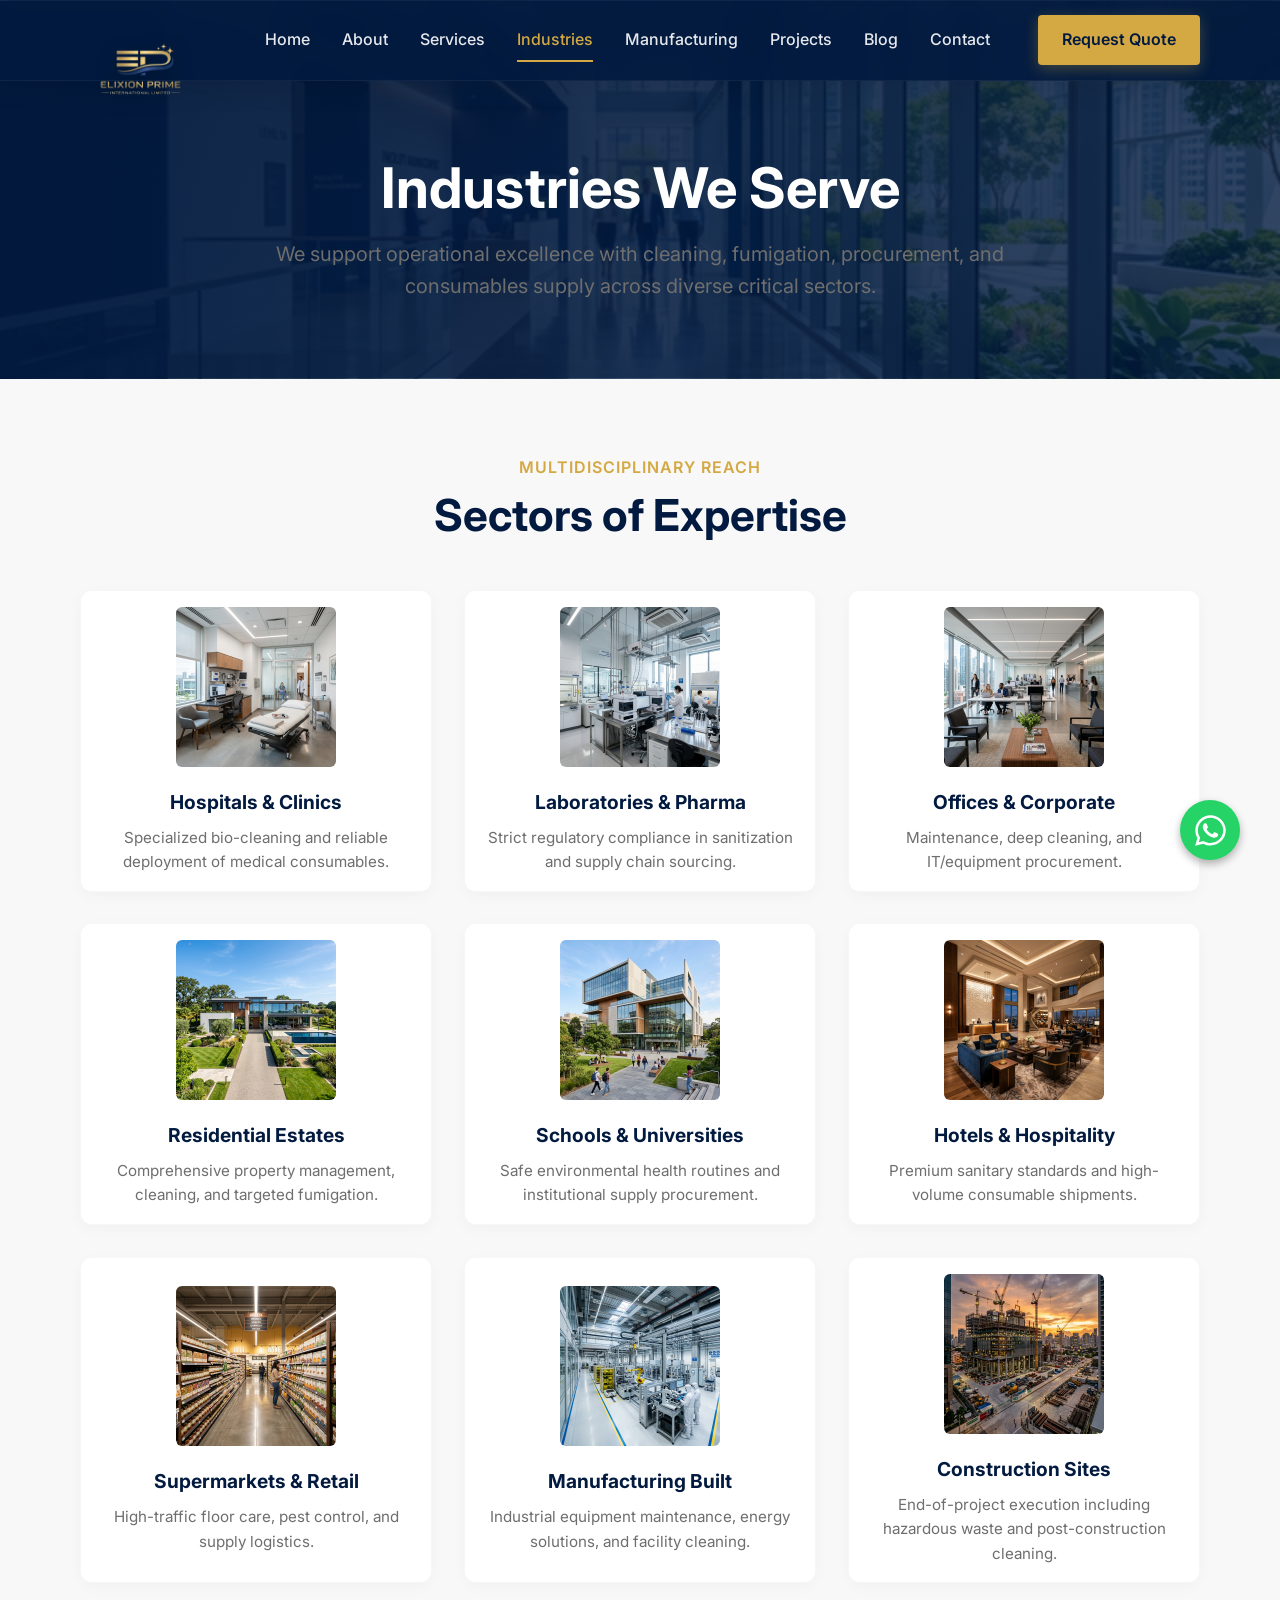
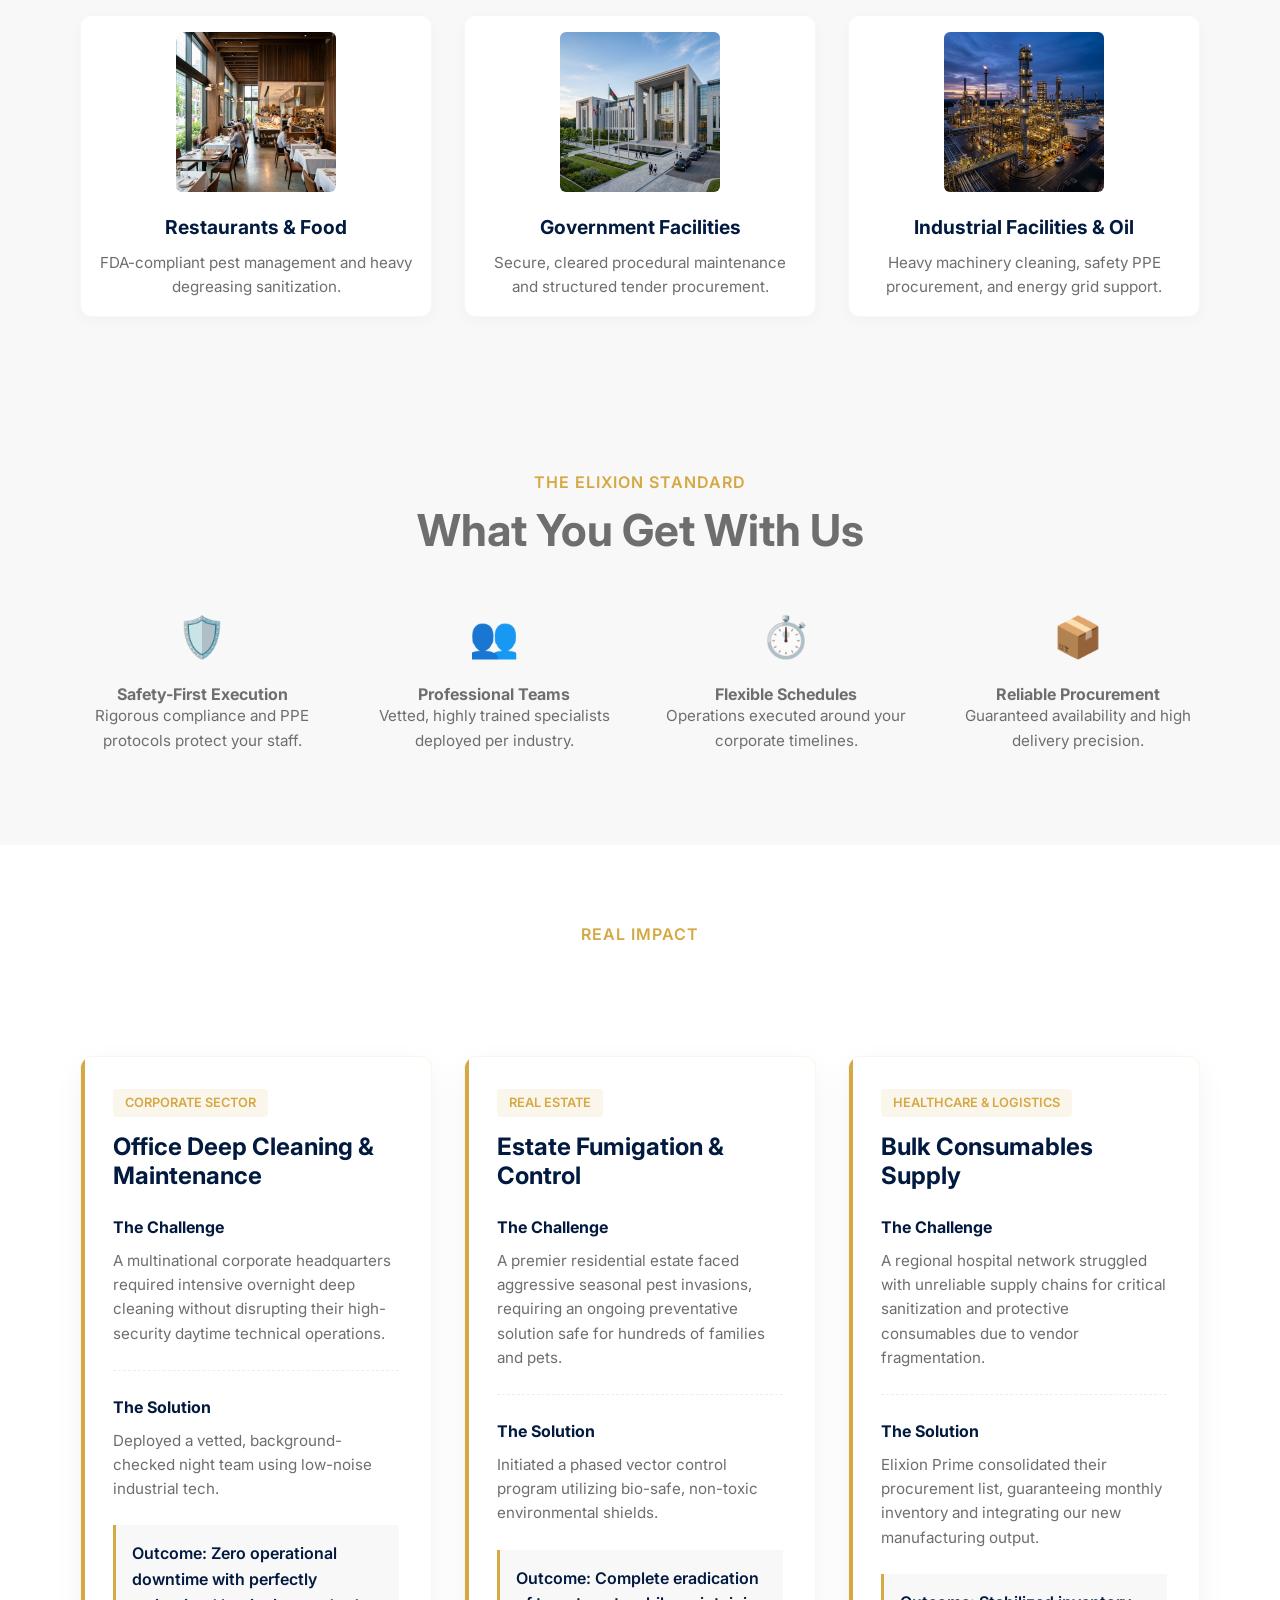
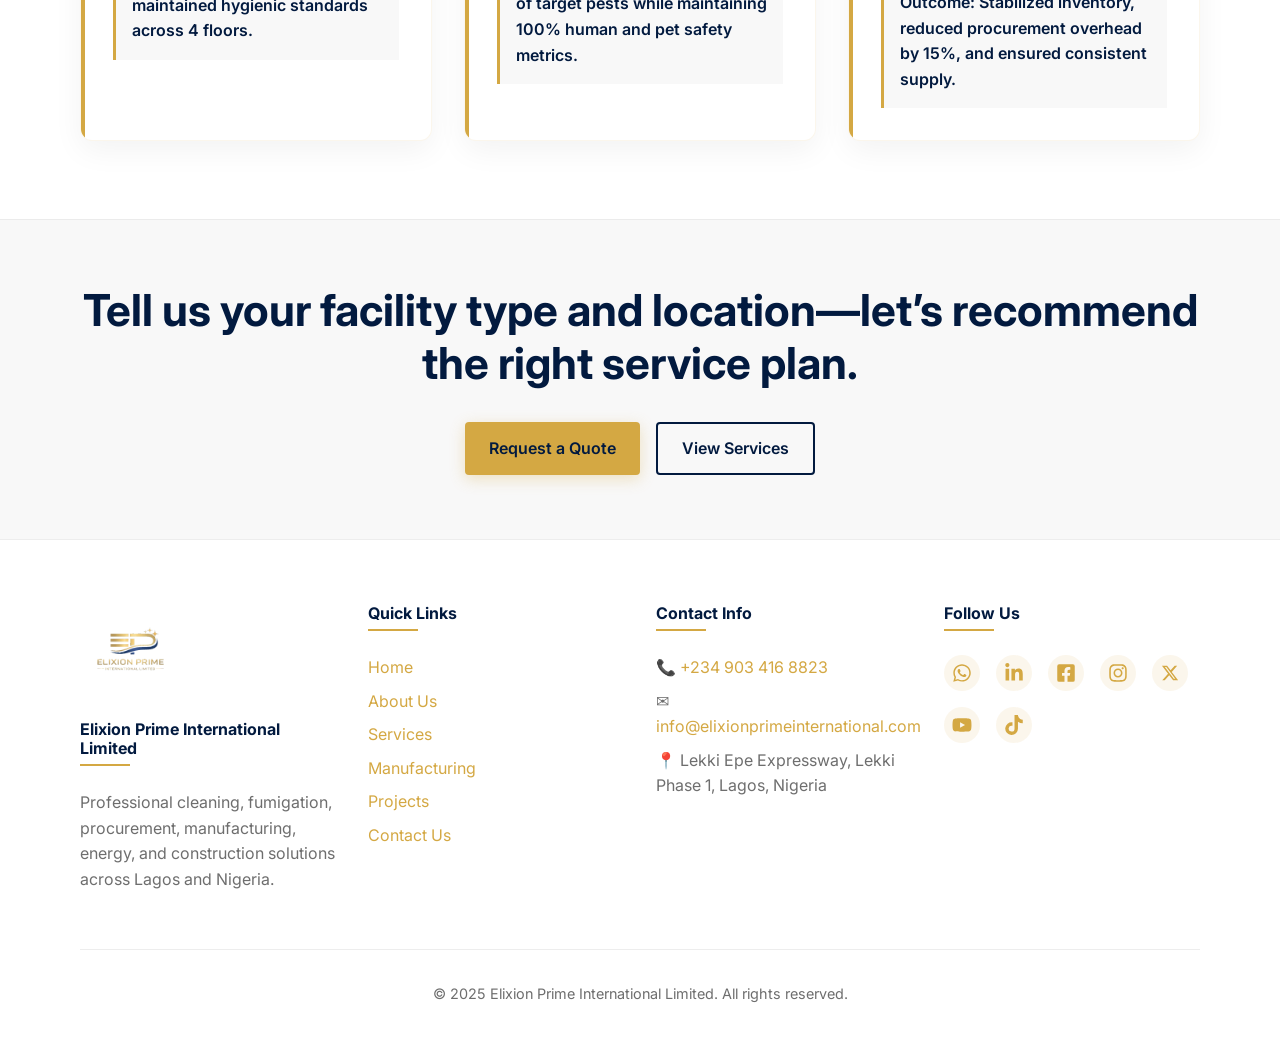
<file: industries.html>
<!DOCTYPE html>
<html lang="en">

<head>
    <meta charset="UTF-8">
    <meta name="viewport" content="width=device-width, initial-scale=1.0">
    <title>Industries We Serve | Elixion Prime</title>

    <meta property="og:title" content="Industries Served - Elixion Prime">
    <meta property="og:description"
        content="We support organizations with cleaning, fumigation, procurement, and consumables supply across multiple sectors.">
    <meta property="og:image" content="logo.png">
    <meta property="og:url" content="https://www.elixionprime.com/industries.html">

    <link rel="preconnect" href="https://fonts.googleapis.com">
    <link rel="preconnect" href="https://fonts.gstatic.com" crossorigin>
    <link href="https://fonts.googleapis.com/css2?family=Inter:wght@400;500;600;700;800&display=swap" rel="stylesheet">
    <link rel="stylesheet" href="styles.css">
    <link rel="stylesheet" href="components.css">
    
    <style>
        /* Premium Page Overrides */
        .page-hero {
            position: relative;
            background-color: var(--color-primary) !important;
            background-image: linear-gradient(to right, rgba(2, 26, 63, 0.95) 0%, rgba(2, 26, 63, 0.8) 100%), url('hero-bg.png') !important;
            background-size: cover !important;
            background-position: center !important;
            padding: clamp(8rem, 12vw, 10rem) 0 clamp(4rem, 6vw, 6rem) !important;
            color: var(--color-white) !important;
            margin-top: -80px; /* Pull up behind the transparent header */
            text-align: center;
        }

        .page-hero h1 {
            color: var(--color-white) !important;
            font-size: clamp(2.5rem, 5vw, 3.5rem);
            margin-bottom: 1rem;
            position: relative;
            z-index: 2;
        }

        .page-hero p {
            position: relative;
            z-index: 2;
        }

        /* Enhancing case highlights */
        .case-card {
            background: var(--color-white);
            border-radius: 12px;
            box-shadow: 0 10px 30px rgba(0,0,0,0.05);
            overflow: hidden;
            border: 1px solid rgba(212, 168, 67, 0.1);
            position: relative;
            transition: transform 0.4s ease, box-shadow 0.4s ease;
        }

        .case-card::before {
            content: '';
            position: absolute;
            top: 0;
            left: 0;
            width: 4px;
            height: 100%;
            background: var(--color-gold);
        }

        .case-card:hover {
            transform: translateY(-8px);
            box-shadow: 0 20px 40px rgba(2, 26, 63, 0.08);
        }
        
        .case-tag {
            display: inline-block;
            background: rgba(212, 168, 67, 0.1);
            color: var(--color-gold);
            padding: 0.25rem 0.75rem;
            border-radius: 4px;
            font-size: 0.8rem;
            font-weight: 600;
            margin-bottom: 1rem;
            text-transform: uppercase;
        }

        .case-outcome {
            background-color: var(--color-off-white) !important;
            padding: 1rem;
            border-left: 3px solid var(--color-green);
            margin-top: 1.5rem;
            font-weight: 600;
            color: var(--color-primary);
        }
    </style>
</head>

<body>

    <!-- Header -->
    <header class="header">
        <div class="container nav-container" style="position: relative;">
            <a href="index.html" class="logo"><img src="logo.png" alt="Elixion Prime logo"></a>
            <nav aria-label="Main Navigation">
                
        <ul class="nav-menu">
          <li><a href="index.html" class="nav-link">Home</a></li>
          <li><a href="about.html" class="nav-link">About</a></li>
          <li class="dropdown">
            <a href="services.html" class="nav-link">Services</a>
            <div class="dropdown-content">
              <a href="cleaning.html">Professional Cleaning</a>
              <a href="fumigation.html">Fumigation & Pest Control</a>
              <a href="services.html">Procurement</a>
              <a href="manufacturing.html">Manufacturing</a>
              <a href="energy.html">Energy</a>
              <a href="construction.html">Construction</a>
            </div>
          </li>
          <li><a href="industries.html" class="nav-link active">Industries</a></li>
          <li><a href="manufacturing.html" class="nav-link">Manufacturing</a></li>
          <li><a href="projects.html" class="nav-link">Projects</a></li>
          <li><a href="blog.html" class="nav-link">Blog</a></li>
          <li><a href="contact.html" class="nav-link">Contact</a></li>
          <li><a href="#" onclick="window.open(window.buildWaLink('Hello Elixion Prime, I’d like to request a quote. Service: [Cleaning/Fumigation/Procurement/Manufacturing/Energy/Construction]. Location: [ ].'), '_blank'); return false;" class="btn btn-primary" style="margin-left: 1rem;">Request Quote</a></li>
        </ul>
            </nav>
            <button class="hamburger" aria-expanded="false" aria-label="Toggle navigation">
                &#9776;
            </button>
        </div>
    </header>

    <!-- Page Hero -->
    <section class="page-hero">
        <div class="container">
            <h1>Industries We Serve</h1>
            <p style="font-size: 1.25rem; max-width: 800px; margin: 0 auto; color: #E0E0E0;">We support operational
                excellence with cleaning, fumigation, procurement, and consumables supply across diverse critical
                sectors.</p>
        </div>
    </section>

    <!-- Industries 12-Grid -->
    <section class="section" style="background-color: var(--color-off-white);">
        <div class="container">
            <div class="section-header premium-animate-up">
                <span class="section-subtitle">Multidisciplinary Reach</span>
                <h2>Sectors of Expertise</h2>
            </div>

            <div class="grid-12">
                <!-- 1 -->
                <div class="industry-card premium-animate-up premium-delay-1">
                    <div style="overflow: hidden; border-radius: 6px; margin-bottom: 1.5rem;">
                        <img src="ind_hospitals.png" alt="Hospitals & Clinics"
                            style="width: 100%; height: 160px; object-fit: cover;">
                    </div>
                    <h3 style="font-size: 1.2rem;">Hospitals & Clinics</h3>
                    <p style="color: var(--color-text-light); font-size: 0.95rem; margin-bottom: 0;">Specialized
                        bio-cleaning and reliable deployment of medical consumables.</p>
                </div>
                <!-- 2 -->
                <div class="industry-card premium-animate-up premium-delay-2">
                    <div style="overflow: hidden; border-radius: 6px; margin-bottom: 1.5rem;">
                        <img src="ind_laboratories.png" alt="Laboratories & Pharma"
                            style="width: 100%; height: 160px; object-fit: cover;">
                    </div>
                    <h3 style="font-size: 1.2rem;">Laboratories & Pharma</h3>
                    <p style="color: var(--color-text-light); font-size: 0.95rem; margin-bottom: 0;">Strict regulatory
                        compliance in sanitization and supply chain sourcing.</p>
                </div>
                <!-- 3 -->
                <div class="industry-card premium-animate-up premium-delay-3">
                    <div style="overflow: hidden; border-radius: 6px; margin-bottom: 1.5rem;">
                        <img src="ind_offices.png" alt="Offices & Corporate"
                            style="width: 100%; height: 160px; object-fit: cover;">
                    </div>
                    <h3 style="font-size: 1.2rem;">Offices & Corporate</h3>
                    <p style="color: var(--color-text-light); font-size: 0.95rem; margin-bottom: 0;">Maintenance, deep
                        cleaning, and IT/equipment procurement.</p>
                </div>
                <!-- 4 -->
                <div class="industry-card premium-animate-up premium-delay-4">
                    <div style="overflow: hidden; border-radius: 6px; margin-bottom: 1.5rem;">
                        <img src="ind_residential.png" alt="Residential Estates"
                            style="width: 100%; height: 160px; object-fit: cover;">
                    </div>
                    <h3 style="font-size: 1.2rem;">Residential Estates</h3>
                    <p style="color: var(--color-text-light); font-size: 0.95rem; margin-bottom: 0;">Comprehensive
                        property management, cleaning, and targeted fumigation.</p>
                </div>
                <!-- 5 -->
                <div class="industry-card premium-animate-up premium-delay-1">
                    <div style="overflow: hidden; border-radius: 6px; margin-bottom: 1.5rem;">
                        <img src="ind_schools.png" alt="Schools & Universities"
                            style="width: 100%; height: 160px; object-fit: cover;">
                    </div>
                    <h3 style="font-size: 1.2rem;">Schools & Universities</h3>
                    <p style="color: var(--color-text-light); font-size: 0.95rem; margin-bottom: 0;">Safe environmental
                        health routines and institutional supply procurement.</p>
                </div>
                <!-- 6 -->
                <div class="industry-card premium-animate-up premium-delay-2">
                    <div style="overflow: hidden; border-radius: 6px; margin-bottom: 1.5rem;">
                        <img src="ind_hotels.png" alt="Hotels & Hospitality"
                            style="width: 100%; height: 160px; object-fit: cover;">
                    </div>
                    <h3 style="font-size: 1.2rem;">Hotels & Hospitality</h3>
                    <p style="color: var(--color-text-light); font-size: 0.95rem; margin-bottom: 0;">Premium sanitary
                        standards and high-volume consumable shipments.</p>
                </div>
                <!-- 7 -->
                <div class="industry-card premium-animate-up premium-delay-3">
                    <div style="overflow: hidden; border-radius: 6px; margin-bottom: 1.5rem;">
                        <img src="ind_retail.png" alt="Supermarkets & Retail"
                            style="width: 100%; height: 160px; object-fit: cover;">
                    </div>
                    <h3 style="font-size: 1.2rem;">Supermarkets & Retail</h3>
                    <p style="color: var(--color-text-light); font-size: 0.95rem; margin-bottom: 0;">High-traffic floor
                        care, pest control, and supply logistics.</p>
                </div>
                <!-- 8 -->
                <div class="industry-card premium-animate-up premium-delay-4">
                    <div style="overflow: hidden; border-radius: 6px; margin-bottom: 1.5rem;">
                        <img src="ind_manufacturing.png" alt="Manufacturing Built"
                            style="width: 100%; height: 160px; object-fit: cover;">
                    </div>
                    <h3 style="font-size: 1.2rem;">Manufacturing Built</h3>
                    <p style="color: var(--color-text-light); font-size: 0.95rem; margin-bottom: 0;">Industrial
                        equipment maintenance, energy solutions, and facility cleaning.</p>
                </div>
                <!-- 9 -->
                <div class="industry-card premium-animate-up premium-delay-1">
                    <div style="overflow: hidden; border-radius: 6px; margin-bottom: 1.5rem;">
                        <img src="ind_construction.png" alt="Construction Sites"
                            style="width: 100%; height: 160px; object-fit: cover;">
                    </div>
                    <h3 style="font-size: 1.2rem;">Construction Sites</h3>
                    <p style="color: var(--color-text-light); font-size: 0.95rem; margin-bottom: 0;">End-of-project
                        execution including hazardous waste and post-construction cleaning.</p>
                </div>
                <!-- 10 -->
                <div class="industry-card premium-animate-up premium-delay-2">
                    <div style="overflow: hidden; border-radius: 6px; margin-bottom: 1.5rem;">
                        <img src="ind_restaurants.png" alt="Restaurants & Food"
                            style="width: 100%; height: 160px; object-fit: cover;">
                    </div>
                    <h3 style="font-size: 1.2rem;">Restaurants & Food</h3>
                    <p style="color: var(--color-text-light); font-size: 0.95rem; margin-bottom: 0;">FDA-compliant pest
                        management and heavy degreasing sanitization.</p>
                </div>
                <!-- 11 -->
                <div class="industry-card premium-animate-up premium-delay-3">
                    <div style="overflow: hidden; border-radius: 6px; margin-bottom: 1.5rem;">
                        <img src="ind_government.png" alt="Government Facilities"
                            style="width: 100%; height: 160px; object-fit: cover;">
                    </div>
                    <h3 style="font-size: 1.2rem;">Government Facilities</h3>
                    <p style="color: var(--color-text-light); font-size: 0.95rem; margin-bottom: 0;">Secure, cleared
                        procedural maintenance and structured tender procurement.</p>
                </div>
                <!-- 12 -->
                <div class="industry-card premium-animate-up premium-delay-4">
                    <div style="overflow: hidden; border-radius: 6px; margin-bottom: 1.5rem;">
                        <img src="ind_oil.png" alt="Industrial Facilities & Oil"
                            style="width: 100%; height: 160px; object-fit: cover;">
                    </div>
                    <h3 style="font-size: 1.2rem;">Industrial Facilities & Oil</h3>
                    <p style="color: var(--color-text-light); font-size: 0.95rem; margin-bottom: 0;">Heavy machinery
                        cleaning, safety PPE procurement, and energy grid support.</p>
                </div>
            </div>
        </div>
    </section>

    <!-- Benefits Strip -->
    <section class="section" style="background-color: var(--color-navy); color: var(--color-white); overflow: hidden; position: relative;">
        <div class="container" style="position: relative; z-index: 2;">
            <div class="section-header premium-animate-up">
                <span class="section-subtitle" style="color: var(--color-gold);">The Elixion Standard</span>
                <h2 style="color: var(--color-white);">What You Get With Us</h2>
            </div>

            <div style="display: flex; flex-wrap: wrap; justify-content: center; gap: 3rem; text-align: center;">
                <div class="premium-animate-up premium-delay-1" style="flex: 1; min-width: 200px;">
                    <div style="font-size: 2.5rem; color: var(--color-gold); margin-bottom: 1rem;">🛡️</div>
                    <h4 style="color: var(--color-white);">Safety-First Execution</h4>
                    <p style="color: #A0AABF; font-size: 0.95rem;">Rigorous compliance and PPE protocols protect your
                        staff.</p>
                </div>
                <div class="premium-animate-up premium-delay-2" style="flex: 1; min-width: 200px;">
                    <div style="font-size: 2.5rem; color: var(--color-gold); margin-bottom: 1rem;">👥</div>
                    <h4 style="color: var(--color-white);">Professional Teams</h4>
                    <p style="color: #A0AABF; font-size: 0.95rem;">Vetted, highly trained specialists deployed per
                        industry.</p>
                </div>
                <div class="premium-animate-up premium-delay-3" style="flex: 1; min-width: 200px;">
                    <div style="font-size: 2.5rem; color: var(--color-gold); margin-bottom: 1rem;">⏱️</div>
                    <h4 style="color: var(--color-white);">Flexible Schedules</h4>
                    <p style="color: #A0AABF; font-size: 0.95rem;">Operations executed around your corporate timelines.
                    </p>
                </div>
                <div class="premium-animate-up premium-delay-4" style="flex: 1; min-width: 200px;">
                    <div style="font-size: 2.5rem; color: var(--color-gold); margin-bottom: 1rem;">📦</div>
                    <h4 style="color: var(--color-white);">Reliable Procurement</h4>
                    <p style="color: #A0AABF; font-size: 0.95rem;">Guaranteed availability and high delivery precision.
                    </p>
                </div>
            </div>
        </div>
    </section>

    <!-- Case Highlights -->
    <section class="section">
        <div class="container">
            <div class="section-header premium-animate-up">
                <span class="section-subtitle">Real Impact</span>
                <h2>Operational Highlights</h2>
            </div>

            <div class="cases-grid">
                <!-- Case 1 -->
                <div class="case-card premium-animate-up premium-delay-1">
                    <div class="case-body">
                        <span class="case-tag">Corporate Sector</span>
                        <h3 style="margin-bottom: 1.5rem; color: var(--color-primary);">Office Deep Cleaning & Maintenance</h3>

                        <div class="case-challenge">
                            <strong style="color: var(--color-navy); display: block; margin-bottom: 0.5rem;">The
                                Challenge</strong>
                            <p style="color: var(--color-text-light); font-size: 0.95rem; margin-bottom: 0;">A
                                multinational corporate headquarters required intensive overnight deep cleaning without
                                disrupting their high-security daytime technical operations.</p>
                        </div>

                        <div class="case-solution">
                            <strong style="color: var(--color-navy); display: block; margin-bottom: 0.5rem; margin-top: 1rem;">The
                                Solution</strong>
                            <p style="color: var(--color-text-light); font-size: 0.95rem; margin-bottom: 0;">Deployed a
                                vetted, background-checked night team using low-noise industrial tech.</p>
                        </div>

                        <div class="case-outcome">
                            Outcome: Zero operational downtime with perfectly maintained hygienic standards across 4
                            floors.
                        </div>
                    </div>
                </div>

                <!-- Case 2 -->
                <div class="case-card premium-animate-up premium-delay-2">
                    <div class="case-body">
                        <span class="case-tag">Real Estate</span>
                        <h3 style="margin-bottom: 1.5rem; color: var(--color-primary);">Estate Fumigation & Control</h3>

                        <div class="case-challenge">
                            <strong style="color: var(--color-navy); display: block; margin-bottom: 0.5rem;">The
                                Challenge</strong>
                            <p style="color: var(--color-text-light); font-size: 0.95rem; margin-bottom: 0;">A premier
                                residential estate faced aggressive seasonal pest invasions, requiring an ongoing
                                preventative solution safe for hundreds of families and pets.</p>
                        </div>

                        <div class="case-solution">
                            <strong style="color: var(--color-navy); display: block; margin-bottom: 0.5rem; margin-top: 1rem;">The
                                Solution</strong>
                            <p style="color: var(--color-text-light); font-size: 0.95rem; margin-bottom: 0;">Initiated a
                                phased vector control program utilizing bio-safe, non-toxic environmental shields.</p>
                        </div>

                        <div class="case-outcome">
                            Outcome: Complete eradication of target pests while maintaining 100% human and pet safety
                            metrics.
                        </div>
                    </div>
                </div>

                <!-- Case 3 -->
                <div class="case-card premium-animate-up premium-delay-3">
                    <div class="case-body">
                        <span class="case-tag">Healthcare & Logistics</span>
                        <h3 style="margin-bottom: 1.5rem; color: var(--color-primary);">Bulk Consumables Supply</h3>

                        <div class="case-challenge">
                            <strong style="color: var(--color-navy); display: block; margin-bottom: 0.5rem;">The
                                Challenge</strong>
                            <p style="color: var(--color-text-light); font-size: 0.95rem; margin-bottom: 0;">A regional
                                hospital network struggled with unreliable supply chains for critical sanitization and
                                protective consumables due to vendor fragmentation.</p>
                        </div>

                        <div class="case-solution">
                            <strong style="color: var(--color-navy); display: block; margin-bottom: 0.5rem; margin-top: 1rem;">The
                                Solution</strong>
                            <p style="color: var(--color-text-light); font-size: 0.95rem; margin-bottom: 0;">Elixion
                                Prime consolidated their procurement list, guaranteeing monthly inventory and
                                integrating our new manufacturing output.</p>
                        </div>

                        <div class="case-outcome">
                            Outcome: Stabilized inventory, reduced procurement overhead by 15%, and ensured consistent
                            supply.
                        </div>
                    </div>
                </div>

            </div>
        </div>
    </section>

    <!-- CTA Section -->
    <section class="cta-banner" style="background-color: var(--color-off-white); border-top: 1px solid rgba(0,0,0,0.05);">
        <div class="container premium-animate-up">
            <h2 style="color: var(--color-primary);">Tell us your facility type and location—let’s recommend the right service plan.</h2>
            <div style="display: flex; gap: 1rem; justify-content: center; flex-wrap: wrap; margin-top: 2rem;">
                <a href="#"
                    onclick="window.open(window.buildWaLink('Hello Elixion Prime, I’d like to request a quote. Service: [Cleaning/Fumigation/Procurement/Manufacturing/Energy/Construction]. Location: [ ].'), '_blank'); return false;"
                    class="btn btn-primary" style="background-color: var(--color-gold); color: var(--color-primary);">Request
                    a Quote</a>
                <a href="services.html" class="btn btn-secondary" style="border-color: var(--color-primary); color: var(--color-primary);">View Services</a>
            </div>
        </div>
    </section>

    <!-- Footer -->
    <footer class="footer">
        <div class="container">
            <div class="footer-grid">
                <div class="footer-col">
                    <a href="index.html" class="footer-logo"><img src="logo.png" alt="Elixion Prime logo"></a>
                    <h4>Elixion Prime International Limited</h4>
                    <p>Professional cleaning, fumigation, procurement, manufacturing, energy, and construction solutions
                        across Lagos and Nigeria.</p>
                </div>
                <div class="footer-col">
                    <h4>Quick Links</h4>
                    <ul>
                        <li><a href="index.html">Home</a></li>
                        <li><a href="about.html">About Us</a></li>
                        <li><a href="services.html">Services</a></li>
                        <li><a href="manufacturing.html">Manufacturing</a></li>
                        <li><a href="projects.html">Projects</a></li>
                        <li><a href="contact.html">Contact Us</a></li>
                    </ul>
                </div>
                <div class="footer-col">
                    <h4>Contact Info</h4>
                    <ul>
                        <li>&#128222; <a href="tel:+2349034168823">+234 903 416 8823</a></li>
                        <li>&#9993; <a
                                href="mailto:info@elixionprimeinternational.com">info@elixionprimeinternational.com</a>
                        </li>
                        <li>&#128205; Lekki Epe Expressway, Lekki Phase 1, Lagos, Nigeria</li>
                    </ul>
                </div>
                <div class="footer-col">
                    <h4>Follow Us</h4>
                    <div style="display: flex; gap: 1rem; margin-top: 0.5rem; flex-wrap: wrap;">
            <a href="https://wa.me/2349034168823" target="_blank" rel="noopener" aria-label="WhatsApp" style="display:flex; align-items:center; justify-content:center; width:36px; height:36px; border-radius:50%; background:rgba(212,168,67,0.1); color:var(--color-gold); transition:all 0.3s ease;">
                <svg width="20" height="20" fill="currentColor" viewBox="0 0 448 512"><path d="M380.9 97.1C339 55.1 283.2 32 223.9 32c-122.4 0-222 99.6-222 222 0 39.1 10.2 77.3 29.6 111L0 480l117.7-30.9c32.4 17.7 68.9 27 106.1 27h.1c122.3 0 224.1-99.6 224.1-222 0-59.3-25.2-115-67.1-157.1zm-157 341.6c-33.2 0-65.7-8.9-94-25.7l-6.7-4-69.8 18.3L72 359.2l-4.4-7c-18.5-29.4-28.2-63.3-28.2-98.2 0-101.7 82.8-184.5 184.6-184.5 49.3 0 95.6 19.2 130.4 54.1 34.8 34.9 56.2 81.2 56.1 130.5 0 101.8-84.9 184.6-186.6 184.6zm101.2-138.2c-5.5-2.8-32.8-16.2-37.9-18-5.1-1.9-8.8-2.8-12.5 2.8-3.7 5.6-14.3 18-17.6 21.8-3.2 3.7-6.5 4.2-12 1.4-32.6-16.3-54-29.1-75.5-66-5.7-9.8 5.7-9.1 16.3-30.3 1.8-3.7.9-6.9-.5-9.7-1.4-2.8-12.5-30.1-17.1-41.2-4.5-10.8-9.1-9.3-12.5-9.5-3.2-.2-6.9-.2-10.6-.2-3.7 0-9.7 1.4-14.8 6.9-5.1 5.6-19.4 19-19.4 46.3 0 27.3 19.9 53.7 22.6 57.4 2.8 3.7 39.1 59.7 94.8 83.8 35.2 15.2 49 16.5 66.6 13.9 10.7-1.6 32.8-13.4 37.4-26.4 4.6-13 4.6-24.1 3.2-26.4-1.3-2.5-5-3.9-10.5-6.6z"/></svg>
            </a>
            <a href="https://linkedin.com/company/elixionprime" target="_blank" rel="noopener" aria-label="LinkedIn" style="display:flex; align-items:center; justify-content:center; width:36px; height:36px; border-radius:50%; background:rgba(212,168,67,0.1); color:var(--color-gold); transition:all 0.3s ease;">
                <svg width="20" height="20" fill="currentColor" viewBox="0 0 448 512"><path d="M100.28 448H7.4V148.9h92.88zM53.79 108.1C24.09 108.1 0 83.5 0 53.8a53.79 53.79 0 0 1 107.58 0c0 29.7-24.1 54.3-53.79 54.3zM447.9 448h-92.68V302.4c0-34.7-.7-79.2-48.29-79.2-48.29 0-55.69 37.7-55.69 76.7V448h-92.78V148.9h89.08v40.8h1.3c12.4-23.5 42.69-48.3 87.88-48.3 94 0 111.28 61.9 111.28 142.3V448z"/></svg>
            </a>
            <a href="https://facebook.com/elixionprime" target="_blank" rel="noopener" aria-label="Facebook" style="display:flex; align-items:center; justify-content:center; width:36px; height:36px; border-radius:50%; background:rgba(212,168,67,0.1); color:var(--color-gold); transition:all 0.3s ease;">
                <svg width="20" height="20" fill="currentColor" viewBox="0 0 448 512"><path d="M400 32H48A48 48 0 0 0 0 80v352a48 48 0 0 0 48 48h137.25V327.69h-63V256h63v-54.64c0-62.15 37-96.48 93.67-96.48 27.14 0 55.52 4.84 55.52 4.84v61h-31.28c-30.8 0-40.41 19.12-40.41 38.73V256h68.78l-11 71.69h-57.78V480H400a48 48 0 0 0 48-48V80a48 48 0 0 0-48-48z"/></svg>
            </a>
            <a href="https://instagram.com/elixionprime" target="_blank" rel="noopener" aria-label="Instagram" style="display:flex; align-items:center; justify-content:center; width:36px; height:36px; border-radius:50%; background:rgba(212,168,67,0.1); color:var(--color-gold); transition:all 0.3s ease;">
                <svg width="20" height="20" fill="currentColor" viewBox="0 0 448 512"><path d="M224.1 141c-63.6 0-114.9 51.3-114.9 114.9s51.3 114.9 114.9 114.9S339 319.5 339 255.9 287.7 141 224.1 141zm0 189.6c-41.1 0-74.7-33.5-74.7-74.7s33.5-74.7 74.7-74.7 74.7 33.5 74.7 74.7-33.6 74.7-74.7 74.7zm146.4-194.3c0 14.9-12 26.8-26.8 26.8-14.9 0-26.8-12-26.8-26.8s12-26.8 26.8-26.8 26.8 12 26.8 26.8zm76.1 27.2c-1.7-35.9-9.9-67.7-36.2-93.9-26.2-26.2-58-34.4-93.9-36.2-37-2.1-147.9-2.1-184.9 0-35.8 1.7-67.6 9.9-93.9 36.1s-34.4 58-36.2 93.9c-2.1 37-2.1 147.9 0 184.9 1.7 35.9 9.9 67.7 36.2 93.9s58 34.4 93.9 36.2c37 2.1 147.9 2.1 184.9 0 35.9-1.7 67.7-9.9 93.9-36.2 26.2-26.2 34.4-58 36.2-93.9 2.1-37 2.1-147.8 0-184.8zM398.8 388c-7.8 19.6-22.9 34.7-42.6 42.6-29.5 11.7-99.5 9-132.1 9s-102.7 2.6-132.1-9c-19.6-7.8-34.7-22.9-42.6-42.6-11.7-29.5-9-99.5-9-132.1s-2.6-102.7 9-132.1c7.8-19.6 22.9-34.7 42.6-42.6 29.5-11.7 99.5-9 132.1-9s102.7-2.6 132.1 9c19.6 7.8 34.7 22.9 42.6 42.6 11.7 29.5 9 99.5 9 132.1s2.7 102.7-9 132.1z"/></svg>
            </a>
            <a href="https://x.com/elixionprime" target="_blank" rel="noopener" aria-label="X (Twitter)" style="display:flex; align-items:center; justify-content:center; width:36px; height:36px; border-radius:50%; background:rgba(212,168,67,0.1); color:var(--color-gold); transition:all 0.3s ease;">
                <svg width="18" height="18" fill="currentColor" viewBox="0 0 512 512"><path d="M389.2 48h70.6L305.6 224.2 487 464H345L233.7 318.6 106.5 464H35.8L200.7 275.5 26.8 48H172.4L272.9 180.9 389.2 48zM364.4 421.8h39.1L151.1 88h-42L364.4 421.8z"/></svg>
            </a>
            <a href="https://youtube.com/@elixionprime" target="_blank" rel="noopener" aria-label="YouTube" style="display:flex; align-items:center; justify-content:center; width:36px; height:36px; border-radius:50%; background:rgba(212,168,67,0.1); color:var(--color-gold); transition:all 0.3s ease;">
                <svg width="20" height="20" fill="currentColor" viewBox="0 0 576 512"><path d="M549.7 124.1c-6.3-23.7-24.8-42.3-48.3-48.6C458.8 64 288 64 288 64S117.2 64 74.6 75.5c-23.5 6.3-42 24.9-48.3 48.6-11.4 42.9-11.4 132.3-11.4 132.3s0 89.4 11.4 132.3c6.3 23.7 24.8 41.5 48.3 47.8C117.2 448 288 448 288 448s170.8 0 213.4-11.5c23.5-6.3 42-24.1 48.3-47.8 11.4-42.9 11.4-132.3 11.4-132.3s0-89.4-11.4-132.3zm-317.5 213.5V175.2l142.7 81.2-142.7 81.2z"/></svg>
            </a>
            <a href="https://tiktok.com/@elixionprime" target="_blank" rel="noopener" aria-label="TikTok" style="display:flex; align-items:center; justify-content:center; width:36px; height:36px; border-radius:50%; background:rgba(212,168,67,0.1); color:var(--color-gold); transition:all 0.3s ease;">
                <svg width="20" height="20" fill="currentColor" viewBox="0 0 448 512"><path d="M448,209.91a210.06,210.06,0,0,1-122.77-39.25V349.38A162.55,162.55,0,1,1,185,188.31V278.2a74.62,74.62,0,1,0,52.23,71.18V0l88,0a121.18,121.18,0,0,0,1.86,22.17h0A122.18,122.18,0,0,0,381,102.39a121.43,121.43,0,0,0,67,20.14Z"/></svg>
            </a>
          </div>
                </div>
            </div>
            <div class="footer-bottom">
                <p>&copy; 2025 Elixion Prime International Limited. All rights reserved.</p>
            </div>
        </div>
    </footer>

    <!-- WhatsApp Float -->
    <a href="https://wa.me/2349034168823" class="whatsapp-float" aria-label="Chat with Elixion on WhatsApp"
        target="_blank" rel="noopener">
        <svg xmlns="http://www.w3.org/2000/svg" viewBox="0 0 448 512">
            <path
                d="M380.9 97.1C339 55.1 283.2 32 223.9 32c-122.4 0-222 99.6-222 222 0 39.1 10.2 77.3 29.6 111L0 480l117.7-30.9c32.4 17.7 68.9 27 106.1 27h.1c122.3 0 224.1-99.6 224.1-222 0-59.3-25.2-115-67.1-157.1zm-157 341.6c-33.2 0-65.7-8.9-94-25.7l-6.7-4-69.8 18.3L72 359.2l-4.4-7c-18.5-29.4-28.2-63.3-28.2-98.2 0-101.7 82.8-184.5 184.6-184.5 49.3 0 95.6 19.2 130.4 54.1 34.8 34.9 56.2 81.2 56.1 130.5 0 101.8-84.9 184.6-186.6 184.6zm101.2-138.2c-5.5-2.8-32.8-16.2-37.9-18-5.1-1.9-8.8-2.8-12.5 2.8-3.7 5.6-14.3 18-17.6 21.8-3.2 3.7-6.5 4.2-12 1.4-32.6-16.3-54-29.1-75.5-66-5.7-9.8 5.7-9.1 16.3-30.3 1.8-3.7.9-6.9-.5-9.7-1.4-2.8-12.5-30.1-17.1-41.2-4.5-10.8-9.1-9.3-12.5-9.5-3.2-.2-6.9-.2-10.6-.2-3.7 0-9.7 1.4-14.8 6.9-5.1 5.6-19.4 19-19.4 46.3 0 27.3 19.9 53.7 22.6 57.4 2.8 3.7 39.1 59.7 94.8 83.8 35.2 15.2 49 16.5 66.6 13.9 10.7-1.6 32.8-13.4 37.4-26.4 4.6-13 4.6-24.1 3.2-26.4-1.3-2.5-5-3.9-10.5-6.6z" />
        </svg>
    </a>

    <script type="module" src="whatsapp.js" defer></script>
    <script src="main.js" defer></script>
    
    <!-- Premium Enhancements & Animations -->
    <style>
        /* 1. Premium Header Layout & Breakout Logo Positioning */
        .header {
            background: rgba(2, 26, 63, 0.9) !important;
            backdrop-filter: blur(12px);
            -webkit-backdrop-filter: blur(12px);
            border-bottom: 1px solid rgba(255, 255, 255, 0.05);
            box-shadow: 0 4px 30px rgba(0, 0, 0, 0.1);
            position: sticky;
            top: 0;
            z-index: 1000;
        }

        .logo {
            position: relative;
            display: flex;
            align-items: center;
            height: 80px; 
            width: 140px; 
        }

        .logo img {
            position: absolute;
            top: 20px; 
            height: 120px !important;
            transition: transform 0.4s cubic-bezier(0.175, 0.885, 0.32, 1.275), filter 0.3s !important;
            transform-origin: top left;
            filter: drop-shadow(0 4px 10px rgba(0,0,0,0.3));
            z-index: 1001; 
        }

        @media (max-width: 768px) {
            .logo img {
                height: 80px !important;
                top: 50%;
                transform: translateY(-50%) !important;
            }
        }

        .footer-logo img {
            height: 100px !important;
            transition: transform 0.4s cubic-bezier(0.175, 0.885, 0.32, 1.275) !important;
            transform-origin: center center;
        }

            .logo img {
        /* Premium Background Hover Mechanics */
        border-radius: 100px;
        padding: 0;
        transition: transform 0.4s cubic-bezier(0.175, 0.885, 0.32, 1.275), filter 0.3s, background-color 0.4s, padding 0.4s !important;
    }

    .logo img:hover {
        transform: scale(1.05) !important;
        background-color: #ffffff;
        padding: 10px;
        box-shadow: 0 8px 25px rgba(0,0,0,0.15);
    }
    
    .footer-logo img:hover {
        transform: scale(1.05) !important;
    }

        /* 2. Glassmorphism navigation links */
        .nav-link {
            color: #fff !important; 
            opacity: 0.9;
        }
        .nav-link:hover, .nav-link.active {
            color: var(--color-gold) !important;
            opacity: 1;
        }

        /* 3. Advanced Button "Shine" Animation */
        .btn-primary {
            background: var(--color-gold) !important;
            color: var(--color-primary) !important;
            position: relative;
            overflow: hidden;
            z-index: 1;
            transform-style: preserve-3d;
            border: none;
            box-shadow: 0 4px 15px rgba(212, 168, 67, 0.3);
        }

        .btn-primary:hover {
            transform: translateY(-2px);
            box-shadow: 0 8px 25px rgba(212, 168, 67, 0.4);
        }
        
        .cta-banner .btn-secondary:hover {
            background-color: var(--color-primary);
            color: var(--color-white) !important;
        }

        .btn-primary::after {
            content: '';
            position: absolute;
            top: 0;
            left: -100%;
            width: 50%;
            height: 100%;
            background: linear-gradient(to right, rgba(255, 255, 255, 0) 0%, rgba(255, 255, 255, 0.5) 50%, rgba(255, 255, 255, 0) 100%);
            transform: skewX(-25deg);
            animation: shine 4s infinite;
            z-index: -1;
        }

        @keyframes shine {
            0% { left: -100%; }
            20% { left: 200%; }
            100% { left: 200%; }
        }

        /* 4. Advanced Card Hover Micro-interactions */
        /* Modified specific industry cards to support images properly inside grids */
        .industry-card {
            background: var(--color-white);
            border-radius: 12px;
            padding: 1rem;
            box-shadow: 0 4px 15px rgba(0,0,0,0.03);
            border: 1px solid rgba(0,0,0,0.03);
            transition: transform 0.5s cubic-bezier(0.175, 0.885, 0.32, 1.275), box-shadow 0.5s ease;
            will-change: transform;
        }
        
        .industry-card img {
            transition: transform 0.6s ease;
            display: block; 
        }

        .industry-card:hover {
            transform: translateY(-8px);
            box-shadow: 0 15px 30px rgba(2, 26, 63, 0.08), 0 5px 15px rgba(2, 26, 63, 0.05);
            border-color: rgba(212, 168, 67, 0.3);
        }
        
        .industry-card:hover img {
            transform: scale(1.05);
        }

        /* 5. Scroll Animations */
        .premium-animate-up {
            opacity: 0;
            transform: translateY(40px);
            transition: opacity 0.8s cubic-bezier(0.25, 0.46, 0.45, 0.94),
                transform 0.8s cubic-bezier(0.25, 0.46, 0.45, 0.94);
            will-change: opacity, transform;
        }

        .premium-animate-up.is-visible {
            opacity: 1;
            transform: translateY(0);
        }

        .premium-delay-1 { transition-delay: 0.1s; }
        .premium-delay-2 { transition-delay: 0.2s; }
        .premium-delay-3 { transition-delay: 0.3s; }
        .premium-delay-4 { transition-delay: 0.4s; }

        html {
            scroll-behavior: smooth;
        }
    </style>

    <script>
        document.addEventListener("DOMContentLoaded", () => {
            // Setup Elements for Animation (ignoring those manually configured)
            const targets = document.querySelectorAll('.section-subtitle, h2, .industry-card, .case-card, .benefits-item');

            targets.forEach((el, index) => {
                if(!el.classList.contains('premium-animate-up')) {
                    el.classList.add('premium-animate-up');
                }
                
                // Add staggered delay to sibling cards in grids
                if (el.parentElement && (el.parentElement.classList.contains('grid-12') ||
                    el.parentElement.classList.contains('cases-grid'))) {
                    // Find actual DOM index
                    const siblingIndex = Array.from(el.parentElement.children).indexOf(el);
                    // Use a slightly larger module length if needed or stick to 4
                    const delayClass = 'premium-delay-' + ((siblingIndex % 4) + 1);
                    if(!el.classList.toString().match(/premium-delay-\d/)) {
                        el.classList.add(delayClass);
                    }
                }
            });

            const observerOptions = {
                root: null,
                rootMargin: '0px 0px -10% 0px',
                threshold: 0.1
            };

            const observer = new IntersectionObserver((entries, observer) => {
                entries.forEach(entry => {
                    if (entry.isIntersecting) {
                        entry.target.classList.add('is-visible');
                        observer.unobserve(entry.target);
                    }
                });
            }, observerOptions);

            document.querySelectorAll('.premium-animate-up').forEach(el => {
                const rect = el.getBoundingClientRect();
                if (rect.top < window.innerHeight) {
                    setTimeout(() => { el.classList.add('is-visible'); }, 50);
                } else {
                    observer.observe(el);
                }
            });
        });
    </script>
</body>

</html>
</file>
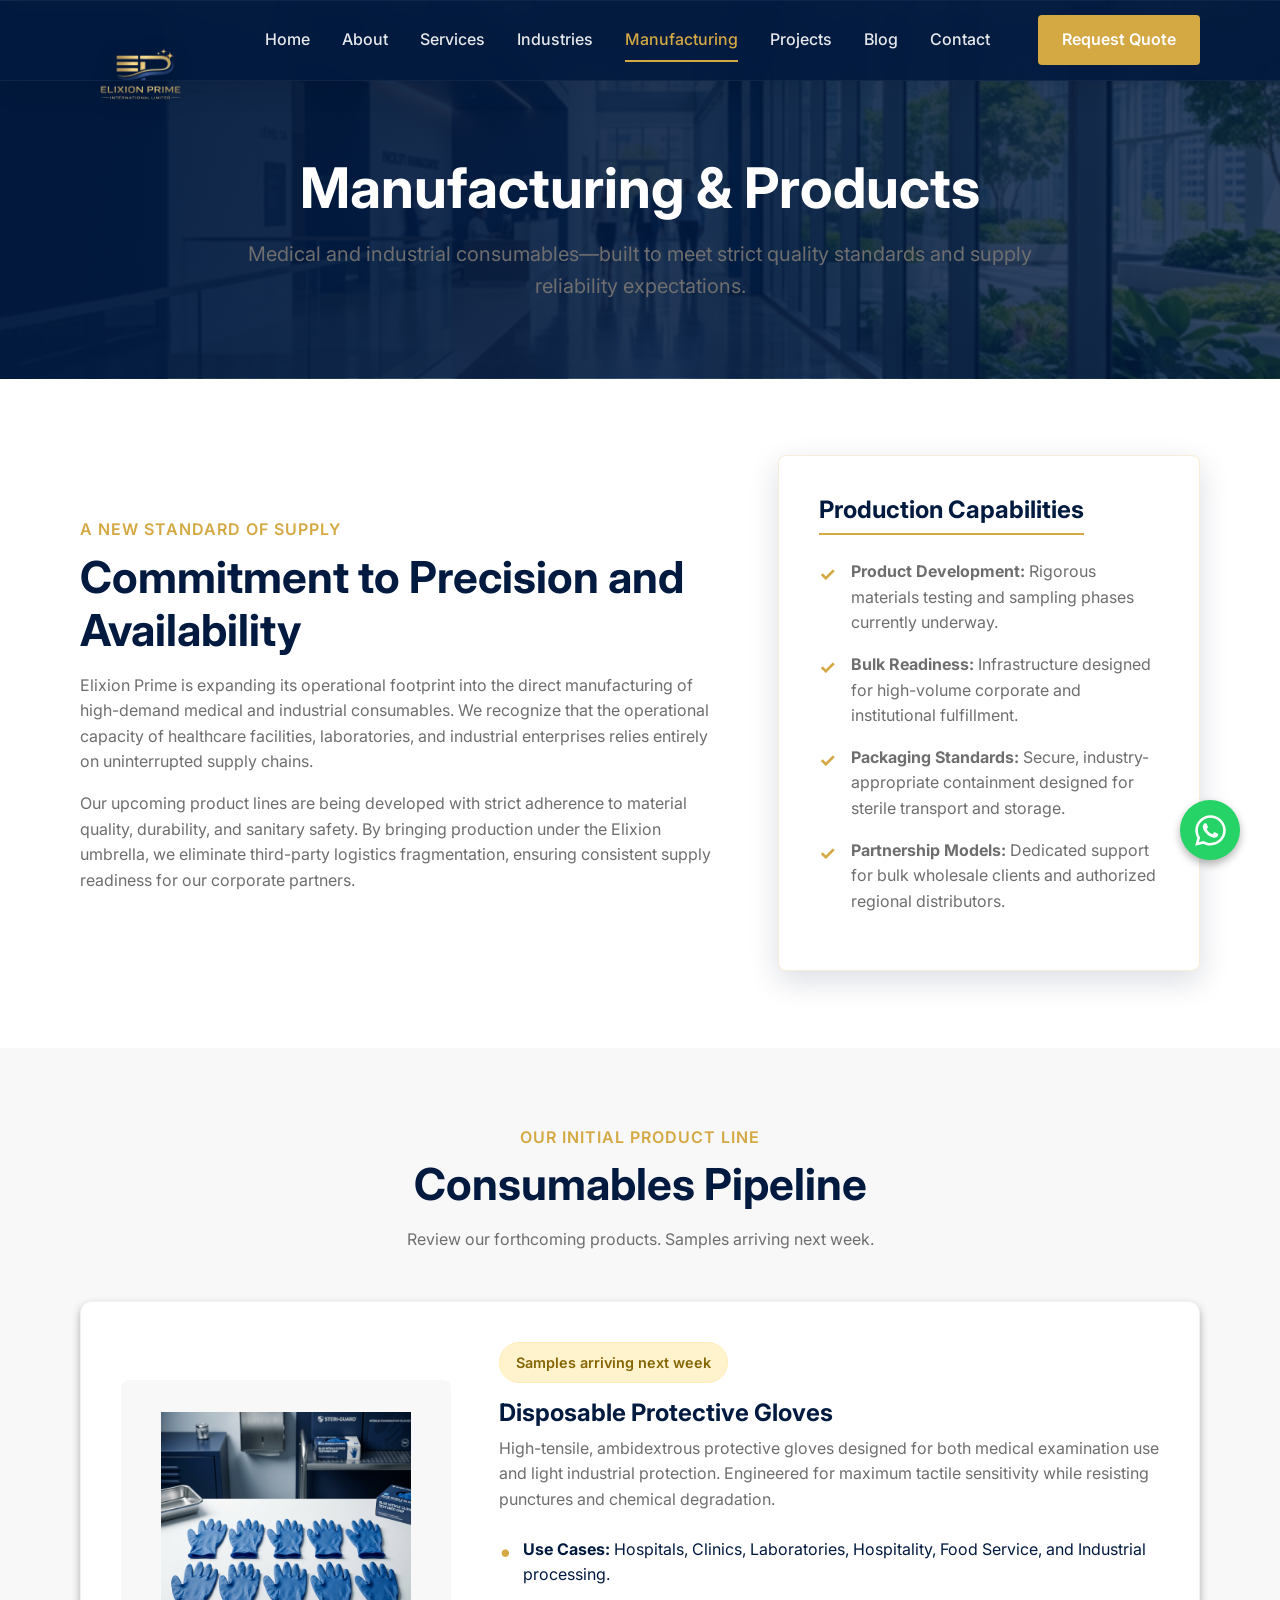
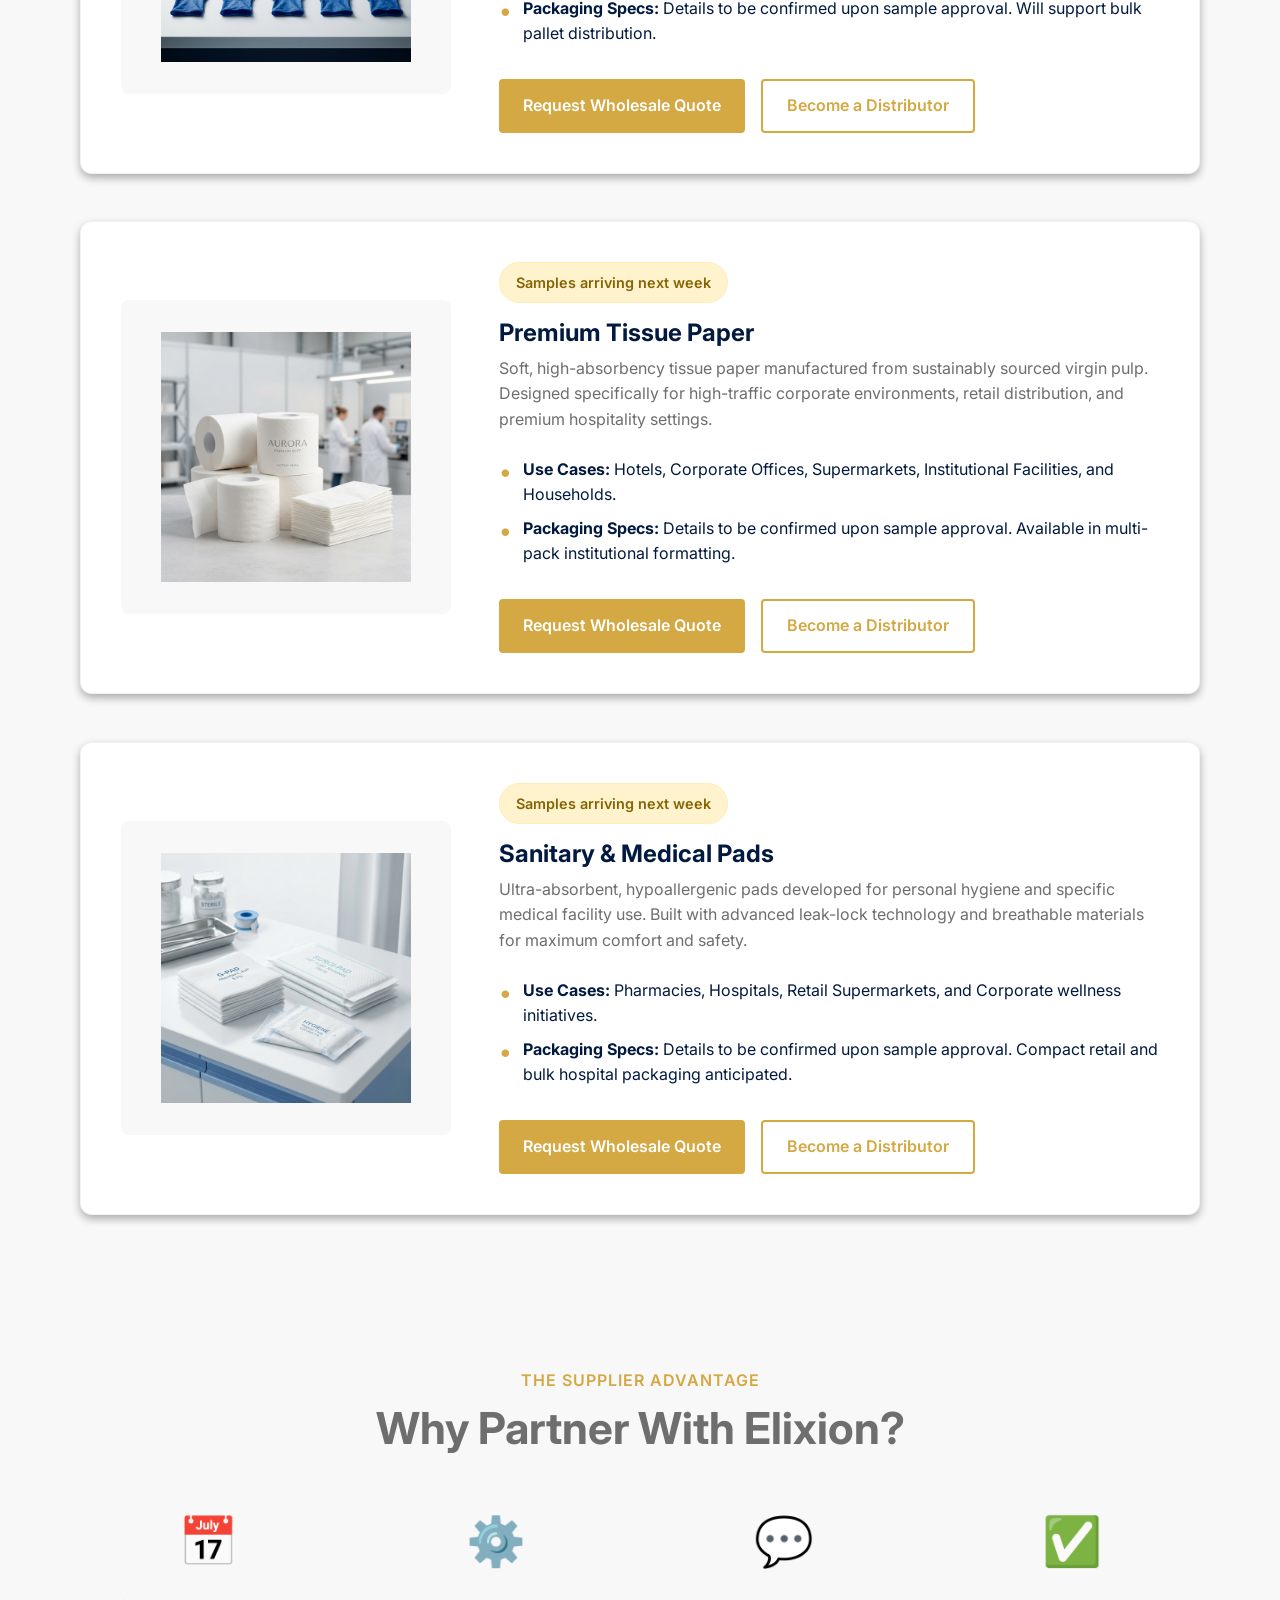
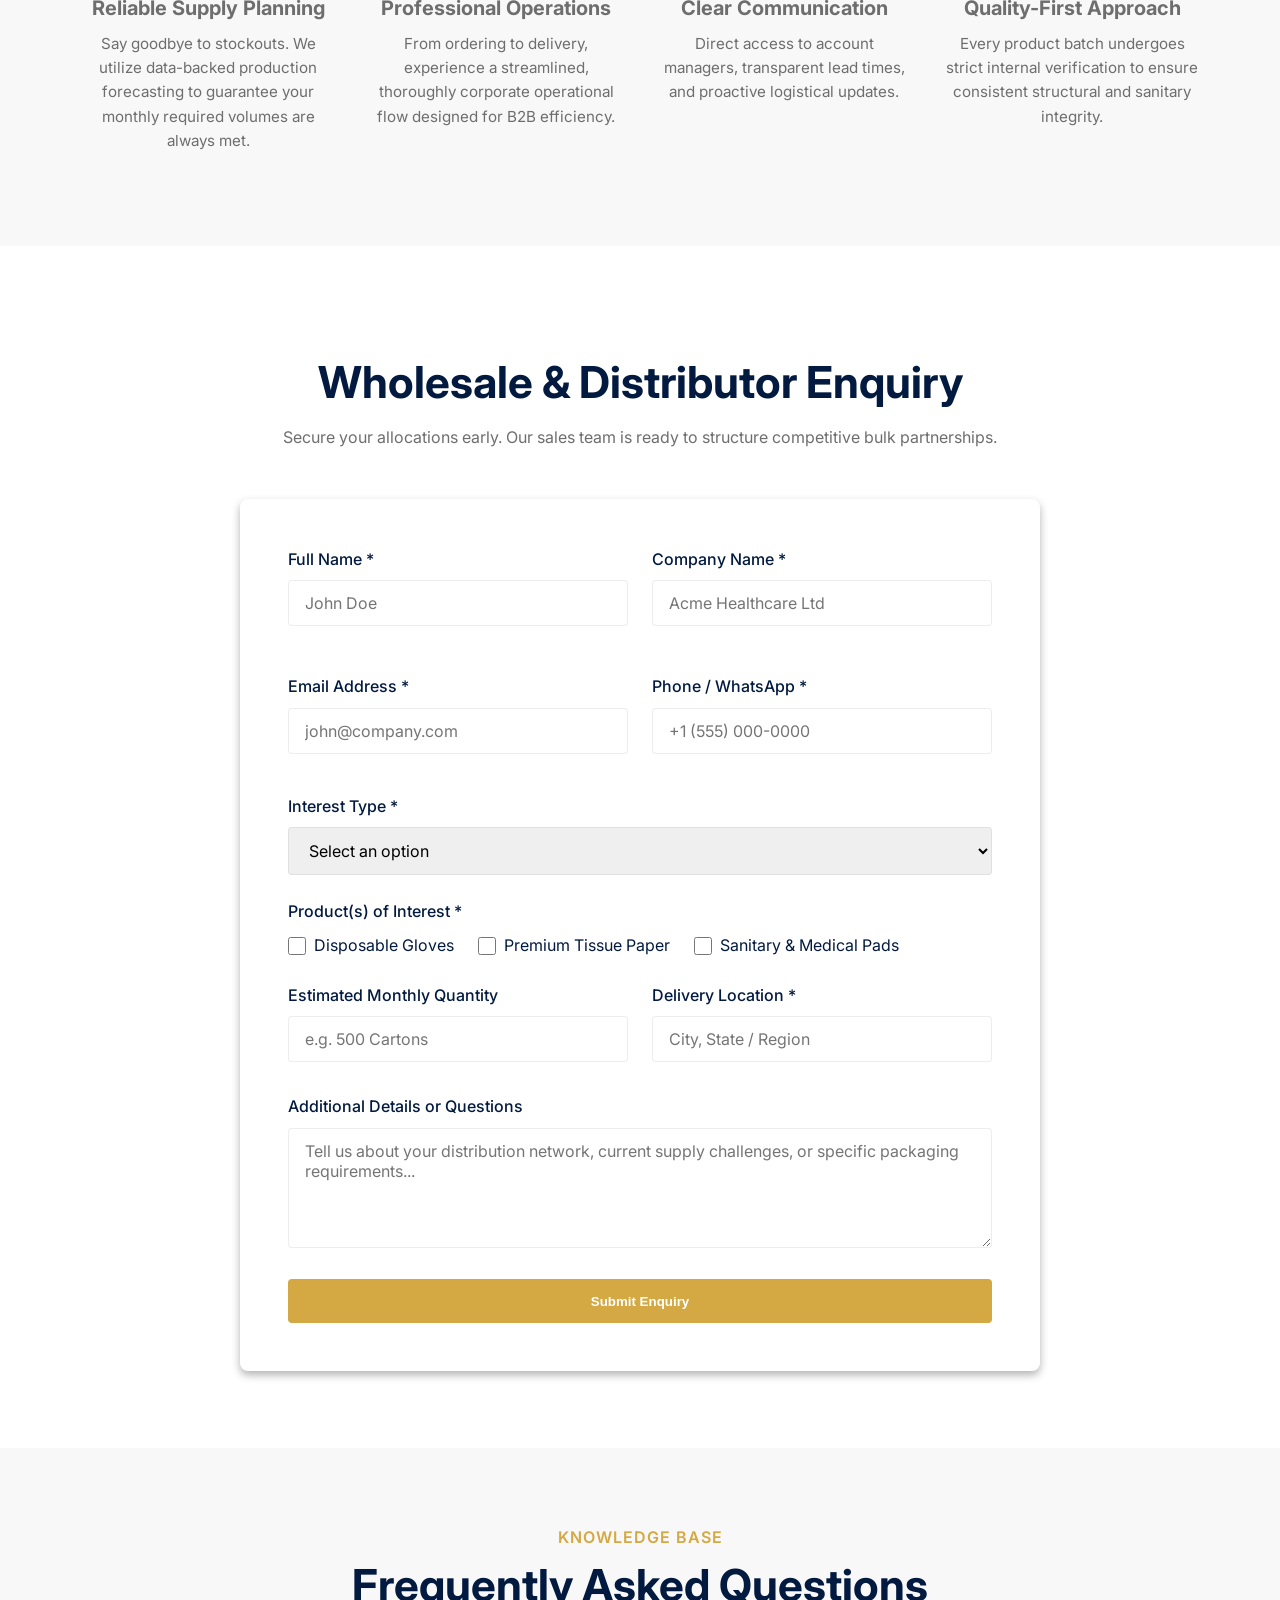
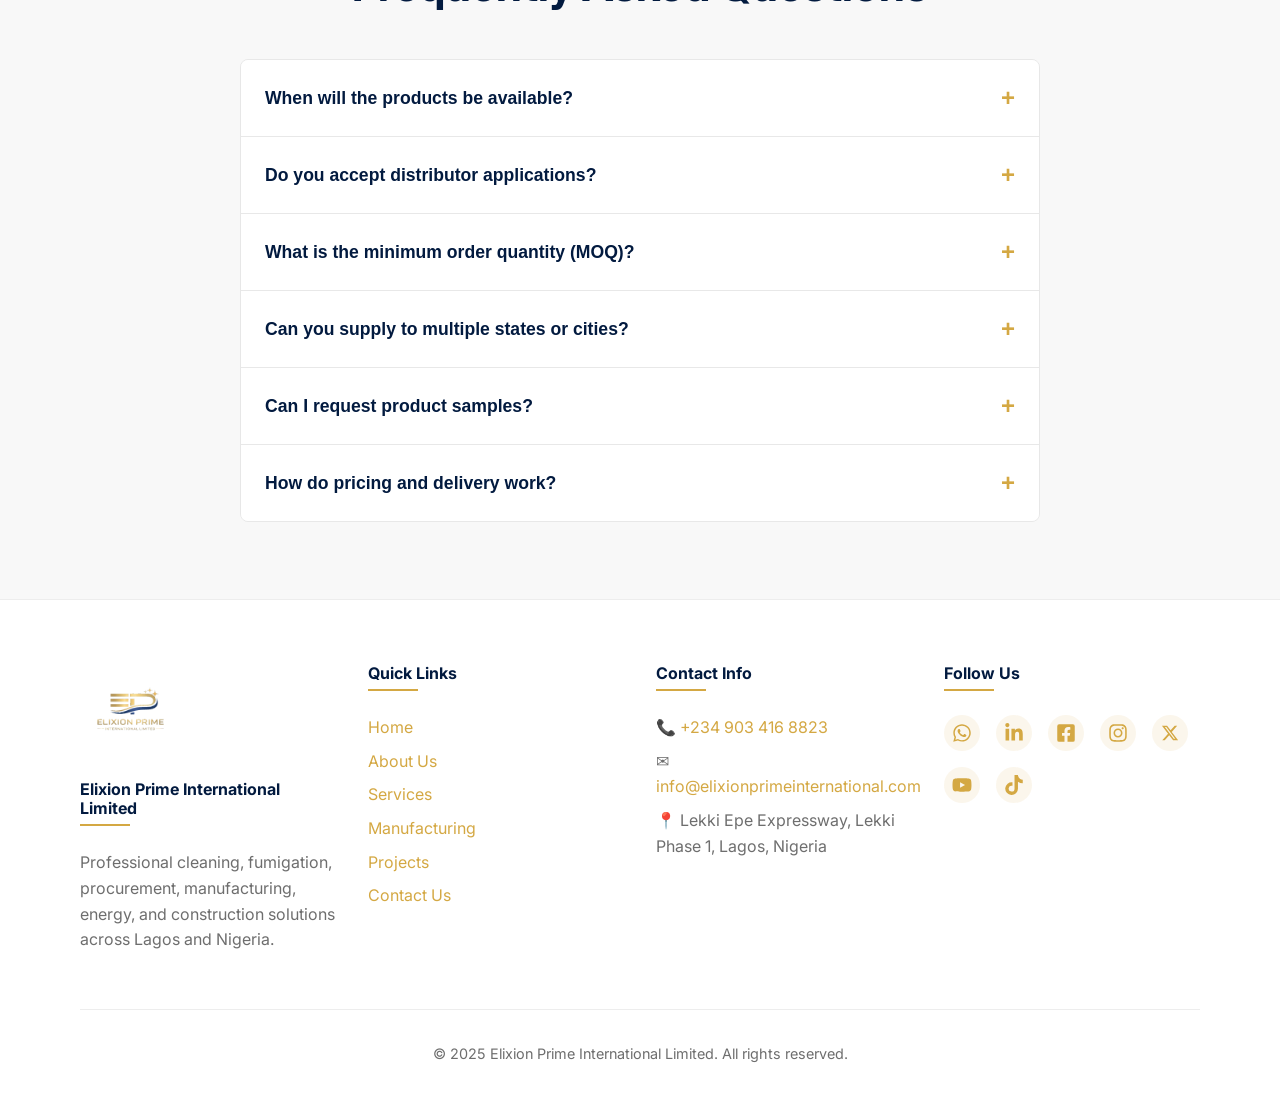
<file: manufacturing.html>
<!DOCTYPE html>
<html lang="en">

<head>
    <meta charset="UTF-8">
    <meta name="viewport" content="width=device-width, initial-scale=1.0">
    <title>Manufacturing of Consumables | Elixion Prime</title>


    <meta property="og:title" content="Manufacturing - Elixion Prime">
    <meta property="og:description"
        content="Medical and industrial consumables—built to meet quality and supply reliability expectations.">
    <meta property="og:image" content="logo.png">
    <meta property="og:url" content="https://www.elixionprime.com/manufacturing.html">

    <link rel="preconnect" href="https://fonts.googleapis.com">
    <link rel="preconnect" href="https://fonts.gstatic.com" crossorigin>
    <link href="https://fonts.googleapis.com/css2?family=Inter:wght@400;500;600;700;800&display=swap" rel="stylesheet">
    <link rel="stylesheet" href="styles.css">
    <link rel="stylesheet" href="components.css">

    <style>
        .mfg-overview-grid {
            display: grid;
            grid-template-columns: 3fr 2fr;
            gap: 4rem;
            align-items: center;
        }

        @media (max-width: 992px) {
            .mfg-overview-grid {
                grid-template-columns: 1fr;
            }
        }

        

        .capabilities-list {
            list-style: none;
            padding: 0;
            margin: 0;
        }

        .capabilities-list li {
            margin-bottom: 1rem;
            padding-left: 2rem;
            position: relative;
            color: #E0E0E0;
        }

        

        .trust-grid {
            display: grid;
            grid-template-columns: repeat(auto-fit, minmax(250px, 1fr));
            gap: 2rem;
            text-align: center;
        }
    
        /* Premium Page Overrides */
        .page-hero {
            position: relative;
            background-color: var(--color-primary) !important;
            background-image: linear-gradient(to right, rgba(2, 26, 63, 0.95) 0%, rgba(2, 26, 63, 0.8) 100%), url('hero-bg.png') !important;
            background-size: cover !important;
            background-position: center !important;
            padding: clamp(8rem, 12vw, 10rem) 0 clamp(4rem, 6vw, 6rem) !important;
            color: var(--color-white) !important;
            margin-top: -80px; /* Pull up behind the transparent header */
            text-align: center;
        }

        .page-hero h1 {
            color: var(--color-white) !important;
            font-size: clamp(2.5rem, 5vw, 3.5rem);
            margin-bottom: 1rem;
            position: relative;
            z-index: 2;
        }

        .page-hero p {
            position: relative;
            z-index: 2;
        }

        .capabilities-card {
            background-color: var(--color-navy-light);
            color: var(--color-white);
            padding: 2.5rem;
            border-radius: 8px;
            box-shadow: 0 10px 30px rgba(2, 26, 63, 0.15) !important;
            border: 1px solid rgba(212, 168, 67, 0.2);
        }
        
        .capabilities-list li::before {
            content: '\2713';
            color: var(--color-gold);
            font-weight: bold;
            font-size: 1.2rem;
            position: absolute;
            left: 0;
            top: 0px;
        }
        
        .product-block {
            background-color: var(--color-white);
            border-radius: 12px;
            padding: 2.5rem;
            margin-bottom: 3rem;
            border: 1px solid rgba(0,0,0,0.05);
            transition: transform 0.5s cubic-bezier(0.175, 0.885, 0.32, 1.275), box-shadow 0.5s ease;
            display: grid;
            grid-template-columns: 1fr 2fr;
            gap: 3rem;
            align-items: center;
        }
        
        @media (max-width: 992px) {
            .product-block {
                grid-template-columns: 1fr;
            }
        }
        
        .product-block:hover {
            transform: translateY(-8px);
            box-shadow: 0 20px 40px rgba(2, 26, 63, 0.08);
            border-color: rgba(212, 168, 67, 0.3);
        }
        
        .product-img-wrapper img {
            transition: transform 0.6s ease;
        }
        
        .product-block:hover .product-img-wrapper img {
            transform: scale(1.05);
        }
</style>
</head>

<body>

    <!-- Header -->
    <header class="header">
        <div class="container nav-container" style="position: relative;">
            <a href="index.html" class="logo"><img src="logo.png" alt="Elixion Prime logo"></a>
            <nav aria-label="Main Navigation">
                
        <ul class="nav-menu">
          <li><a href="index.html" class="nav-link">Home</a></li>
          <li><a href="about.html" class="nav-link">About</a></li>
          <li class="dropdown">
            <a href="services.html" class="nav-link">Services</a>
            <div class="dropdown-content">
              <a href="cleaning.html">Professional Cleaning</a>
              <a href="fumigation.html">Fumigation & Pest Control</a>
              <a href="procurement.html">Procurement</a>
              <a href="manufacturing.html">Manufacturing</a>
              <a href="energy.html">Energy</a>
              <a href="construction.html">Construction</a>
            </div>
          </li>
          <li><a href="industries.html" class="nav-link">Industries</a></li>
          <li><a href="manufacturing.html" class="nav-link active">Manufacturing</a></li>
          <li><a href="projects.html" class="nav-link">Projects</a></li>
          <li><a href="blog.html" class="nav-link">Blog</a></li>
          <li><a href="contact.html" class="nav-link">Contact</a></li>
          <li><a href="#" onclick="window.open(window.buildWaLink('Hello Elixion Prime, I’d like to request a quote. Service: [Cleaning/Fumigation/Procurement/Manufacturing/Energy/Construction]. Location: [ ].'), '_blank'); return false;" class="btn btn-primary" style="margin-left: 1rem;">Request Quote</a></li>
        </ul>
            </nav>
            <button class="hamburger" aria-expanded="false" aria-label="Toggle navigation">
                &#9776;
            </button>
        </div>
    </header>

    <!-- Page Hero -->
    <section class="page-hero">
        <div class="container">
            <h1>Manufacturing & Products</h1>
            <p style="font-size: 1.25rem; max-width: 800px; margin: 0 auto; color: #E0E0E0;">Medical and industrial
                consumables—built to meet strict quality standards and supply reliability expectations.</p>
        </div>
    </section>

    <!-- Manufacturing Overview -->
    <section class="section">
        <div class="container mfg-overview-grid">
            <div class="overview-text">
                <span class="section-subtitle">A New Standard of Supply</span>
                <h2>Commitment to Precision and Availability</h2>
                <p>Elixion Prime is expanding its operational footprint into the direct manufacturing of high-demand
                    medical and industrial consumables. We recognize that the operational capacity of healthcare
                    facilities, laboratories, and industrial enterprises relies entirely on uninterrupted supply chains.
                </p>
                <p>Our upcoming product lines are being developed with strict adherence to material quality, durability,
                    and sanitary safety. By bringing production under the Elixion umbrella, we eliminate third-party
                    logistics fragmentation, ensuring consistent supply readiness for our corporate partners.</p>
            </div>

            <div class="capabilities-card">
                <h3
                    style="color: var(--color-white); margin-bottom: 1.5rem; border-bottom: 2px solid var(--color-gold); padding-bottom: 0.5rem; display: inline-block;">
                    Production Capabilities</h3>
                <ul class="capabilities-list">
                    <li><strong>Product Development:</strong> Rigorous materials testing and sampling phases currently
                        underway.</li>
                    <li><strong>Bulk Readiness:</strong> Infrastructure designed for high-volume corporate and
                        institutional fulfillment.</li>
                    <li><strong>Packaging Standards:</strong> Secure, industry-appropriate containment designed for
                        sterile transport and storage.</li>
                    <li><strong>Partnership Models:</strong> Dedicated support for bulk wholesale clients and authorized
                        regional distributors.</li>
                </ul>
            </div>
        </div>
    </section>

    <!-- Product Showcase -->
    <section class="section" style="background-color: var(--color-off-white);">
        <div class="container">
            <div class="section-header">
                <span class="section-subtitle">Our Initial Product Line</span>
                <h2>Consumables Pipeline</h2>
                <p style="color: var(--color-text-light);">Review our forthcoming products. Samples arriving next week.
                </p>
            </div>

            <!-- Gloves -->
            <div class="product-block">
                <div class="product-img-wrapper">
                    <img src="mfg_gloves.png" alt="Industrial and Medical Gloves"
                        style="max-height: 250px; margin: 0 auto;" loading="lazy" decoding="async">
                </div>
                <div class="product-details">
                    <span class="badge-soon">Samples arriving next week</span>
                    <h3>Disposable Protective Gloves</h3>
                    <p style="color: var(--color-text-light);">High-tensile, ambidextrous protective gloves designed for
                        both medical examination use and light industrial protection. Engineered for maximum tactile
                        sensitivity while resisting punctures and chemical degradation.</p>

                    <ul class="product-features">
                        <li><strong>Use Cases:</strong> Hospitals, Clinics, Laboratories, Hospitality, Food Service, and
                            Industrial processing.</li>
                        <li><strong>Packaging Specs:</strong> Details to be confirmed upon sample approval. Will support
                            bulk pallet distribution.</li>
                    </ul>

                    <div style="margin-top: 2rem; display: flex; gap: 1rem; flex-wrap: wrap;">
                        <a href="#enquiry-form" class="btn btn-primary">Request Wholesale Quote</a>
                        <a href="#enquiry-form" class="btn btn-outline">Become a Distributor</a>
                    </div>
                </div>
            </div>

            <!-- Tissue Paper -->
            <div class="product-block">
                <div class="product-img-wrapper">
                    <img src="mfg_tissue.png" alt="Premium Tissue Paper" style="max-height: 250px; margin: 0 auto;"
                        loading="lazy" decoding="async">
                </div>
                <div class="product-details">
                    <span class="badge-soon">Samples arriving next week</span>
                    <h3>Premium Tissue Paper</h3>
                    <p style="color: var(--color-text-light);">Soft, high-absorbency tissue paper manufactured from
                        sustainably sourced virgin pulp. Designed specifically for high-traffic corporate environments,
                        retail distribution, and premium hospitality settings.</p>

                    <ul class="product-features">
                        <li><strong>Use Cases:</strong> Hotels, Corporate Offices, Supermarkets, Institutional
                            Facilities, and Households.</li>
                        <li><strong>Packaging Specs:</strong> Details to be confirmed upon sample approval. Available in
                            multi-pack institutional formatting.</li>
                    </ul>

                    <div style="margin-top: 2rem; display: flex; gap: 1rem; flex-wrap: wrap;">
                        <a href="#enquiry-form" class="btn btn-primary">Request Wholesale Quote</a>
                        <a href="#enquiry-form" class="btn btn-outline">Become a Distributor</a>
                    </div>
                </div>
            </div>

            <!-- Pads -->
            <div class="product-block" style="margin-bottom: 0;">
                <div class="product-img-wrapper">
                    <img src="mfg_pads.png" alt="Sanitary and Medical Pads" style="max-height: 250px; margin: 0 auto;"
                        loading="lazy" decoding="async">
                </div>
                <div class="product-details">
                    <span class="badge-soon">Samples arriving next week</span>
                    <h3>Sanitary & Medical Pads</h3>
                    <p style="color: var(--color-text-light);">Ultra-absorbent, hypoallergenic pads developed for
                        personal hygiene and specific medical facility use. Built with advanced leak-lock technology and
                        breathable materials for maximum comfort and safety.</p>

                    <ul class="product-features">
                        <li><strong>Use Cases:</strong> Pharmacies, Hospitals, Retail Supermarkets, and Corporate
                            wellness initiatives.</li>
                        <li><strong>Packaging Specs:</strong> Details to be confirmed upon sample approval. Compact
                            retail and bulk hospital packaging anticipated.</li>
                    </ul>

                    <div style="margin-top: 2rem; display: flex; gap: 1rem; flex-wrap: wrap;">
                        <a href="#enquiry-form" class="btn btn-primary">Request Wholesale Quote</a>
                        <a href="#enquiry-form" class="btn btn-outline">Become a Distributor</a>
                    </div>
                </div>
            </div>

        </div>
    </section>

    <!-- Why Partner Trust Section -->
    <section class="section" style="background-color: var(--color-navy); color: var(--color-white);">
        <div class="container">
            <div class="section-header">
                <span class="section-subtitle" style="color: var(--color-gold);">The Supplier Advantage</span>
                <h2 style="color: var(--color-white);">Why Partner With Elixion?</h2>
            </div>

            <div class="trust-grid">
                <div>
                    <div style="font-size: 3rem; margin-bottom: 1rem;">📅</div>
                    <h3 style="color: var(--color-white); font-size: 1.25rem;">Reliable Supply Planning</h3>
                    <p style="color: #A0AABF; font-size: 0.95rem;">Say goodbye to stockouts. We utilize data-backed
                        production forecasting to guarantee your monthly required volumes are always met.</p>
                </div>
                <div>
                    <div style="font-size: 3rem; margin-bottom: 1rem;">⚙️</div>
                    <h3 style="color: var(--color-white); font-size: 1.25rem;">Professional Operations</h3>
                    <p style="color: #A0AABF; font-size: 0.95rem;">From ordering to delivery, experience a streamlined,
                        thoroughly corporate operational flow designed for B2B efficiency.</p>
                </div>
                <div>
                    <div style="font-size: 3rem; margin-bottom: 1rem;">💬</div>
                    <h3 style="color: var(--color-white); font-size: 1.25rem;">Clear Communication</h3>
                    <p style="color: #A0AABF; font-size: 0.95rem;">Direct access to account managers, transparent lead
                        times, and proactive logistical updates.</p>
                </div>
                <div>
                    <div style="font-size: 3rem; margin-bottom: 1rem;">✅</div>
                    <h3 style="color: var(--color-white); font-size: 1.25rem;">Quality-First Approach</h3>
                    <p style="color: #A0AABF; font-size: 0.95rem;">Every product batch undergoes strict internal
                        verification to ensure consistent structural and sanitary integrity.</p>
                </div>
            </div>
        </div>
    </section>

    <!-- Form Section -->
    <section id="enquiry-form" class="section">
        <div class="container">
            <div class="section-header">
                <span class="section-subtitle">Partnership Portal</span>
                <h2>Wholesale & Distributor Enquiry</h2>
                <p style="color: var(--color-text-light);">Secure your allocations early. Our sales team is ready to
                    structure competitive bulk partnerships.</p>
            </div>

            <div class="form-container">
                <form id="mfgForm" novalidate>
                    <div style="display: grid; grid-template-columns: 1fr 1fr; gap: 1.5rem;">
                        <div class="form-group">
                            <label for="mfgName" class="form-label">Full Name *</label>
                            <input type="text" id="mfgName" class="form-control" required placeholder="John Doe">
                        </div>
                        <div class="form-group">
                            <label for="mfgCompany" class="form-label">Company Name *</label>
                            <input type="text" id="mfgCompany" class="form-control" required
                                placeholder="Acme Healthcare Ltd">
                        </div>
                        <div class="form-group">
                            <label for="mfgEmail" class="form-label">Email Address *</label>
                            <input type="email" id="mfgEmail" class="form-control" required
                                placeholder="john@company.com">
                        </div>
                        <div class="form-group">
                            <label for="mfgPhone" class="form-label">Phone / WhatsApp *</label>
                            <input type="tel" id="mfgPhone" class="form-control" required
                                placeholder="+1 (555) 000-0000">
                        </div>
                    </div>

                    <div class="form-group" style="margin-top: 1rem;">
                        <label for="mfgInterest" class="form-label">Interest Type *</label>
                        <select id="mfgInterest" class="form-control" required>
                            <option value="" disabled selected>Select an option</option>
                            <option value="wholesale">Wholesale Purchase (End User)</option>
                            <option value="distributor">Distributor Partnership</option>
                            <option value="retail">Retail Supply</option>
                            <option value="other">Other</option>
                        </select>
                    </div>

                    <div class="form-group" style="margin-top: 1.5rem;">
                        <label class="form-label" style="margin-bottom: 0;">Product(s) of Interest *</label>
                        <div class="checkbox-group" data-required-group="true">
                            <label class="checkbox-label">
                                <input type="checkbox" name="product" value="gloves"> Disposable Gloves
                            </label>
                            <label class="checkbox-label">
                                <input type="checkbox" name="product" value="tissue"> Premium Tissue Paper
                            </label>
                            <label class="checkbox-label">
                                <input type="checkbox" name="product" value="pads"> Sanitary & Medical Pads
                            </label>
                        </div>
                        <div class="error-message">Please select at least one product.</div>
                    </div>

                    <div style="display: grid; grid-template-columns: 1fr 1fr; gap: 1.5rem; margin-top: 1.5rem;">
                        <div class="form-group">
                            <label for="mfgQty" class="form-label">Estimated Monthly Quantity</label>
                            <input type="text" id="mfgQty" class="form-control" placeholder="e.g. 500 Cartons">
                        </div>
                        <div class="form-group">
                            <label for="mfgLocation" class="form-label">Delivery Location *</label>
                            <input type="text" id="mfgLocation" class="form-control" required
                                placeholder="City, State / Region">
                        </div>
                    </div>

                    <div class="form-group" style="margin-top: 0.5rem;">
                        <label for="mfgMessage" class="form-label">Additional Details or Questions</label>
                        <textarea id="mfgMessage" class="form-control"
                            placeholder="Tell us about your distribution network, current supply challenges, or specific packaging requirements..."
                            rows="4"></textarea>
                    </div>

                    <button type="submit" class="btn btn-primary btn-block" style="margin-top: 1rem;">Submit
                        Enquiry</button>
                </form>
            </div>
        </div>
    </section>

    <!-- FAQ Accordion -->
    <section class="section" style="background-color: var(--color-off-white);">
        <div class="container">
            <div class="section-header">
                <span class="section-subtitle">Knowledge Base</span>
                <h2>Frequently Asked Questions</h2>
            </div>

            <div class="accordion" style="max-width: 800px; margin: 0 auto;">
                <div class="accordion-item">
                    <button class="accordion-btn" aria-expanded="false">When will the products be available?</button>
                    <div class="accordion-content">
                        <div class="accordion-body">
                            The initial samples for our gloves, tissue paper, and pads are arriving next week. Upon
                            sample approval and finalization of packaging specs, mass production will commence. We
                            anticipate full availability for bulk orders shortly thereafter.
                        </div>
                    </div>
                </div>
                <div class="accordion-item">
                    <button class="accordion-btn" aria-expanded="false">Do you accept distributor applications?</button>
                    <div class="accordion-content">
                        <div class="accordion-body">
                            Yes, we are actively seeking motivated regional distributors. By filling out the enquiry
                            form above and selecting "Distributor Partnership," our team will contact you to discuss
                            territorial exclusivity, tiered pricing, and contractual terms.
                        </div>
                    </div>
                </div>
                <div class="accordion-item">
                    <button class="accordion-btn" aria-expanded="false">What is the minimum order quantity
                        (MOQ)?</button>
                    <div class="accordion-content">
                        <div class="accordion-body">
                            MOQs will vary depending on the product line and the nature of the partnership (End-user vs.
                            Distributor). Final MQOs will be published alongside physical samples, but our
                            infrastructure is geared towards volume efficiency.
                        </div>
                    </div>
                </div>
                <div class="accordion-item">
                    <button class="accordion-btn" aria-expanded="false">Can you supply to multiple states or
                        cities?</button>
                    <div class="accordion-content">
                        <div class="accordion-body">
                            Yes, leveraging our Procurement & Sales logistics network, we have the capability to execute
                            complex inter-state and multi-city delivery matrices securely and efficiently.
                        </div>
                    </div>
                </div>
                <div class="accordion-item">
                    <button class="accordion-btn" aria-expanded="false">Can I request product samples?</button>
                    <div class="accordion-content">
                        <div class="accordion-body">
                            Absolutely. Once the physical samples clear our internal quality assurance protocols next
                            week, authorized corporate buyers and vetted potential distributors will be eligible to
                            receive sample kits for independent assessment.
                        </div>
                    </div>
                </div>
                <div class="accordion-item">
                    <button class="accordion-btn" aria-expanded="false">How do pricing and delivery work?</button>
                    <div class="accordion-content">
                        <div class="accordion-body">
                            Pricing is scaled based on volume commitments, with significant advantages provided to
                            contracted distributors. Delivery frameworks are heavily customized per client, ranging from
                            localized drop-shipping to bulk warehouse delivery. Submit an enquiry to get exact metrics
                            for your location.
                        </div>
                    </div>
                </div>
            </div>
        </div>
    </section>

    <!-- Footer -->
    <footer class="footer">
        <div class="container">
            <div class="footer-grid">
                <div class="footer-col">
                    <a href="index.html" class="footer-logo"><img src="logo.png" alt="Elixion Prime logo"></a>
                    <h4>Elixion Prime International Limited</h4>
                    <p>Professional cleaning, fumigation, procurement, manufacturing, energy, and construction solutions
                        across Lagos and Nigeria.</p>
                </div>
                <div class="footer-col">
                    <h4>Quick Links</h4>
                    <ul>
                        <li><a href="index.html">Home</a></li>
                        <li><a href="about.html">About Us</a></li>
                        <li><a href="services.html">Services</a></li>
                        <li><a href="manufacturing.html">Manufacturing</a></li>
                        <li><a href="projects.html">Projects</a></li>
                        <li><a href="contact.html">Contact Us</a></li>
                    </ul>
                </div>
                <div class="footer-col">
                    <h4>Contact Info</h4>
                    <ul>
                        <li>&#128222; <a href="tel:+2349034168823">+234 903 416 8823</a></li>
                        <li>&#9993; <a
                                href="mailto:info@elixionprimeinternational.com">info@elixionprimeinternational.com</a>
                        </li>
                        <li>&#128205; Lekki Epe Expressway, Lekki Phase 1, Lagos, Nigeria</li>
                    </ul>
                </div>
                <div class="footer-col">
                    <h4>Follow Us</h4>
                    <div style="display: flex; gap: 1rem; margin-top: 0.5rem; flex-wrap: wrap;">
            <a href="https://wa.me/2349034168823" target="_blank" rel="noopener" aria-label="WhatsApp" style="display:flex; align-items:center; justify-content:center; width:36px; height:36px; border-radius:50%; background:rgba(212,168,67,0.1); color:var(--color-gold); transition:all 0.3s ease;">
                <svg width="20" height="20" fill="currentColor" viewBox="0 0 448 512"><path d="M380.9 97.1C339 55.1 283.2 32 223.9 32c-122.4 0-222 99.6-222 222 0 39.1 10.2 77.3 29.6 111L0 480l117.7-30.9c32.4 17.7 68.9 27 106.1 27h.1c122.3 0 224.1-99.6 224.1-222 0-59.3-25.2-115-67.1-157.1zm-157 341.6c-33.2 0-65.7-8.9-94-25.7l-6.7-4-69.8 18.3L72 359.2l-4.4-7c-18.5-29.4-28.2-63.3-28.2-98.2 0-101.7 82.8-184.5 184.6-184.5 49.3 0 95.6 19.2 130.4 54.1 34.8 34.9 56.2 81.2 56.1 130.5 0 101.8-84.9 184.6-186.6 184.6zm101.2-138.2c-5.5-2.8-32.8-16.2-37.9-18-5.1-1.9-8.8-2.8-12.5 2.8-3.7 5.6-14.3 18-17.6 21.8-3.2 3.7-6.5 4.2-12 1.4-32.6-16.3-54-29.1-75.5-66-5.7-9.8 5.7-9.1 16.3-30.3 1.8-3.7.9-6.9-.5-9.7-1.4-2.8-12.5-30.1-17.1-41.2-4.5-10.8-9.1-9.3-12.5-9.5-3.2-.2-6.9-.2-10.6-.2-3.7 0-9.7 1.4-14.8 6.9-5.1 5.6-19.4 19-19.4 46.3 0 27.3 19.9 53.7 22.6 57.4 2.8 3.7 39.1 59.7 94.8 83.8 35.2 15.2 49 16.5 66.6 13.9 10.7-1.6 32.8-13.4 37.4-26.4 4.6-13 4.6-24.1 3.2-26.4-1.3-2.5-5-3.9-10.5-6.6z"/></svg>
            </a>
            <a href="https://linkedin.com/company/elixionprime" target="_blank" rel="noopener" aria-label="LinkedIn" style="display:flex; align-items:center; justify-content:center; width:36px; height:36px; border-radius:50%; background:rgba(212,168,67,0.1); color:var(--color-gold); transition:all 0.3s ease;">
                <svg width="20" height="20" fill="currentColor" viewBox="0 0 448 512"><path d="M100.28 448H7.4V148.9h92.88zM53.79 108.1C24.09 108.1 0 83.5 0 53.8a53.79 53.79 0 0 1 107.58 0c0 29.7-24.1 54.3-53.79 54.3zM447.9 448h-92.68V302.4c0-34.7-.7-79.2-48.29-79.2-48.29 0-55.69 37.7-55.69 76.7V448h-92.78V148.9h89.08v40.8h1.3c12.4-23.5 42.69-48.3 87.88-48.3 94 0 111.28 61.9 111.28 142.3V448z"/></svg>
            </a>
            <a href="https://facebook.com/elixionprime" target="_blank" rel="noopener" aria-label="Facebook" style="display:flex; align-items:center; justify-content:center; width:36px; height:36px; border-radius:50%; background:rgba(212,168,67,0.1); color:var(--color-gold); transition:all 0.3s ease;">
                <svg width="20" height="20" fill="currentColor" viewBox="0 0 448 512"><path d="M400 32H48A48 48 0 0 0 0 80v352a48 48 0 0 0 48 48h137.25V327.69h-63V256h63v-54.64c0-62.15 37-96.48 93.67-96.48 27.14 0 55.52 4.84 55.52 4.84v61h-31.28c-30.8 0-40.41 19.12-40.41 38.73V256h68.78l-11 71.69h-57.78V480H400a48 48 0 0 0 48-48V80a48 48 0 0 0-48-48z"/></svg>
            </a>
            <a href="https://instagram.com/elixionprime" target="_blank" rel="noopener" aria-label="Instagram" style="display:flex; align-items:center; justify-content:center; width:36px; height:36px; border-radius:50%; background:rgba(212,168,67,0.1); color:var(--color-gold); transition:all 0.3s ease;">
                <svg width="20" height="20" fill="currentColor" viewBox="0 0 448 512"><path d="M224.1 141c-63.6 0-114.9 51.3-114.9 114.9s51.3 114.9 114.9 114.9S339 319.5 339 255.9 287.7 141 224.1 141zm0 189.6c-41.1 0-74.7-33.5-74.7-74.7s33.5-74.7 74.7-74.7 74.7 33.5 74.7 74.7-33.6 74.7-74.7 74.7zm146.4-194.3c0 14.9-12 26.8-26.8 26.8-14.9 0-26.8-12-26.8-26.8s12-26.8 26.8-26.8 26.8 12 26.8 26.8zm76.1 27.2c-1.7-35.9-9.9-67.7-36.2-93.9-26.2-26.2-58-34.4-93.9-36.2-37-2.1-147.9-2.1-184.9 0-35.8 1.7-67.6 9.9-93.9 36.1s-34.4 58-36.2 93.9c-2.1 37-2.1 147.9 0 184.9 1.7 35.9 9.9 67.7 36.2 93.9s58 34.4 93.9 36.2c37 2.1 147.9 2.1 184.9 0 35.9-1.7 67.7-9.9 93.9-36.2 26.2-26.2 34.4-58 36.2-93.9 2.1-37 2.1-147.8 0-184.8zM398.8 388c-7.8 19.6-22.9 34.7-42.6 42.6-29.5 11.7-99.5 9-132.1 9s-102.7 2.6-132.1-9c-19.6-7.8-34.7-22.9-42.6-42.6-11.7-29.5-9-99.5-9-132.1s-2.6-102.7 9-132.1c7.8-19.6 22.9-34.7 42.6-42.6 29.5-11.7 99.5-9 132.1-9s102.7-2.6 132.1 9c19.6 7.8 34.7 22.9 42.6 42.6 11.7 29.5 9 99.5 9 132.1s2.7 102.7-9 132.1z"/></svg>
            </a>
            <a href="https://x.com/elixionprime" target="_blank" rel="noopener" aria-label="X (Twitter)" style="display:flex; align-items:center; justify-content:center; width:36px; height:36px; border-radius:50%; background:rgba(212,168,67,0.1); color:var(--color-gold); transition:all 0.3s ease;">
                <svg width="18" height="18" fill="currentColor" viewBox="0 0 512 512"><path d="M389.2 48h70.6L305.6 224.2 487 464H345L233.7 318.6 106.5 464H35.8L200.7 275.5 26.8 48H172.4L272.9 180.9 389.2 48zM364.4 421.8h39.1L151.1 88h-42L364.4 421.8z"/></svg>
            </a>
            <a href="https://youtube.com/@elixionprime" target="_blank" rel="noopener" aria-label="YouTube" style="display:flex; align-items:center; justify-content:center; width:36px; height:36px; border-radius:50%; background:rgba(212,168,67,0.1); color:var(--color-gold); transition:all 0.3s ease;">
                <svg width="20" height="20" fill="currentColor" viewBox="0 0 576 512"><path d="M549.7 124.1c-6.3-23.7-24.8-42.3-48.3-48.6C458.8 64 288 64 288 64S117.2 64 74.6 75.5c-23.5 6.3-42 24.9-48.3 48.6-11.4 42.9-11.4 132.3-11.4 132.3s0 89.4 11.4 132.3c6.3 23.7 24.8 41.5 48.3 47.8C117.2 448 288 448 288 448s170.8 0 213.4-11.5c23.5-6.3 42-24.1 48.3-47.8 11.4-42.9 11.4-132.3 11.4-132.3s0-89.4-11.4-132.3zm-317.5 213.5V175.2l142.7 81.2-142.7 81.2z"/></svg>
            </a>
            <a href="https://tiktok.com/@elixionprime" target="_blank" rel="noopener" aria-label="TikTok" style="display:flex; align-items:center; justify-content:center; width:36px; height:36px; border-radius:50%; background:rgba(212,168,67,0.1); color:var(--color-gold); transition:all 0.3s ease;">
                <svg width="20" height="20" fill="currentColor" viewBox="0 0 448 512"><path d="M448,209.91a210.06,210.06,0,0,1-122.77-39.25V349.38A162.55,162.55,0,1,1,185,188.31V278.2a74.62,74.62,0,1,0,52.23,71.18V0l88,0a121.18,121.18,0,0,0,1.86,22.17h0A122.18,122.18,0,0,0,381,102.39a121.43,121.43,0,0,0,67,20.14Z"/></svg>
            </a>
          </div>
                </div>
            </div>
            <div class="footer-bottom">
                <p>&copy; 2025 Elixion Prime International Limited. All rights reserved.</p>
            </div>
        </div>
    </footer>

    <!-- WhatsApp Float -->
    <a href="https://wa.me/2349034168823" class="whatsapp-float" aria-label="Chat with Elixion on WhatsApp"
        target="_blank" rel="noopener">
        <svg xmlns="http://www.w3.org/2000/svg" viewBox="0 0 448 512">
            <path
                d="M380.9 97.1C339 55.1 283.2 32 223.9 32c-122.4 0-222 99.6-222 222 0 39.1 10.2 77.3 29.6 111L0 480l117.7-30.9c32.4 17.7 68.9 27 106.1 27h.1c122.3 0 224.1-99.6 224.1-222 0-59.3-25.2-115-67.1-157.1zm-157 341.6c-33.2 0-65.7-8.9-94-25.7l-6.7-4-69.8 18.3L72 359.2l-4.4-7c-18.5-29.4-28.2-63.3-28.2-98.2 0-101.7 82.8-184.5 184.6-184.5 49.3 0 95.6 19.2 130.4 54.1 34.8 34.9 56.2 81.2 56.1 130.5 0 101.8-84.9 184.6-186.6 184.6zm101.2-138.2c-5.5-2.8-32.8-16.2-37.9-18-5.1-1.9-8.8-2.8-12.5 2.8-3.7 5.6-14.3 18-17.6 21.8-3.2 3.7-6.5 4.2-12 1.4-32.6-16.3-54-29.1-75.5-66-5.7-9.8 5.7-9.1 16.3-30.3 1.8-3.7.9-6.9-.5-9.7-1.4-2.8-12.5-30.1-17.1-41.2-4.5-10.8-9.1-9.3-12.5-9.5-3.2-.2-6.9-.2-10.6-.2-3.7 0-9.7 1.4-14.8 6.9-5.1 5.6-19.4 19-19.4 46.3 0 27.3 19.9 53.7 22.6 57.4 2.8 3.7 39.1 59.7 94.8 83.8 35.2 15.2 49 16.5 66.6 13.9 10.7-1.6 32.8-13.4 37.4-26.4 4.6-13 4.6-24.1 3.2-26.4-1.3-2.5-5-3.9-10.5-6.6z" />
        </svg>
    </a>

    <script type="module" src="whatsapp.js" defer></script>
    <script src="main.js" defer></script>
    <script type="module" src="form.js" defer></script>
<!-- Premium Enhancements -->
<style>
    

    
    /* Premium Header Layout & Breakout Logo Positioning */
    .header {
        background: rgba(2, 26, 63, 0.9) !important;
        backdrop-filter: blur(12px);
        -webkit-backdrop-filter: blur(12px);
        border-bottom: 1px solid rgba(255, 255, 255, 0.05);
        box-shadow: 0 4px 30px rgba(0, 0, 0, 0.1);
        position: sticky;
        top: 0;
        z-index: 1000;
    }

    .logo {
        position: relative;
        display: flex;
        align-items: center;
        height: 80px; 
        width: 140px; 
    }

    .logo img {
        position: absolute;
        top: 20px; 
        height: 120px !important;
        transition: transform 0.4s cubic-bezier(0.175, 0.885, 0.32, 1.275), filter 0.3s !important;
        transform-origin: top left;
        filter: drop-shadow(0 4px 10px rgba(0,0,0,0.3));
        z-index: 1001; 
    }

    @media (max-width: 768px) {
        .logo img {
            height: 80px !important;
            top: 50%;
            transform: translateY(-50%) !important;
        }
    }

    .footer-logo img {
        height: 100px !important;
        transition: transform 0.4s cubic-bezier(0.175, 0.885, 0.32, 1.275) !important;
        transform-origin: center center;
    }

        .logo img {
        /* Premium Background Hover Mechanics */
        border-radius: 100px;
        padding: 0;
        transition: transform 0.4s cubic-bezier(0.175, 0.885, 0.32, 1.275), filter 0.3s, background-color 0.4s, padding 0.4s !important;
    }

    .logo img:hover {
        transform: scale(1.05) !important;
        background-color: #ffffff;
        padding: 10px;
        box-shadow: 0 8px 25px rgba(0,0,0,0.15);
    }
    
    .footer-logo img:hover {
        transform: scale(1.05) !important;
    }

    .nav-link {
        color: #fff !important; 
        opacity: 0.9;
    }
    .nav-link:hover, .nav-link.active {
        color: var(--color-gold) !important;
        opacity: 1;
    }


    /* 3. Advanced Button "Shine" Animation */
    .btn-primary {
        position: relative;
        overflow: hidden;
        z-index: 1;
        transform-style: preserve-3d;
    }

    .btn-primary::after {
        content: '';
        position: absolute;
        top: 0;
        left: -100%;
        width: 50%;
        height: 100%;
        background: linear-gradient(to right, rgba(255, 255, 255, 0) 0%, rgba(255, 255, 255, 0.3) 50%, rgba(255, 255, 255, 0) 100%);
        transform: skewX(-25deg);
        animation: shine 4s infinite;
        z-index: -1;
    }

    @keyframes shine {
        0% {
            left: -100%;
        }

        20% {
            left: 200%;
        }

        100% {
            left: 200%;
        }
    }

    /* 4. Advanced Card 3D Hover & Micro-interactions */
    .card,
    .industry-card,
    .service-block>div,
    .project-card,
    .metric-card {
        transition: transform 0.5s cubic-bezier(0.175, 0.885, 0.32, 1.275), box-shadow 0.5s ease !important;
        will-change: transform;
    }

    /* Selectively exclude images inside service block from getting double hover */
    .service-block>div:hover:not(:has(img:only-child)) {
        transform: translateY(-8px);
    }

    .card:hover,
    .industry-card:hover,
    .project-card:hover,
    .metric-card:hover {
        transform: translateY(-10px) scale(1.02) !important;
        box-shadow: 0 20px 40px rgba(0, 0, 0, 0.12), 0 5px 15px rgba(0, 0, 0, 0.08) !important;
        border-color: var(--color-gold) !important;
    }

    /* 5. Scroll Animations (AOS Equivalent) */
    .premium-animate-up {
        opacity: 0;
        transform: translateY(40px);
        transition: opacity 0.8s cubic-bezier(0.25, 0.46, 0.45, 0.94),
            transform 0.8s cubic-bezier(0.25, 0.46, 0.45, 0.94);
        will-change: opacity, transform;
    }

    .premium-animate-up.is-visible {
        opacity: 1;
        transform: translateY(0);
    }

    /* Stagger delays for grid items */
    .premium-delay-1 {
        transition-delay: 0.1s;
    }

    .premium-delay-2 {
        transition-delay: 0.2s;
    }

    .premium-delay-3 {
        transition-delay: 0.3s;
    }

    .premium-delay-4 {
        transition-delay: 0.4s;
    }

    /* 6. Smooth Scrolling */
    html {
        scroll-behavior: smooth;
    }
</style>

<script>
    document.addEventListener("DOMContentLoaded", () => {
        // 1. Setup Elements for Animation
        // We target heavy text blocks and grid cards
        const targets = document.querySelectorAll('.section-subtitle, h2, .card, .industry-card, .project-card, .service-block > div, .timeline-step, .metric-card, .product-block, .trust-grid > div');

        targets.forEach((el, index) => {
            el.classList.add('premium-animate-up');
            // Add staggered delay to sibling cards in a grid 
            if (el.parentElement && (el.parentElement.classList.contains('card-grid') ||
                el.parentElement.classList.contains('grid-12') ||
                el.parentElement.classList.contains('cases-grid') ||
                el.parentElement.classList.contains('trust-grid'))) {
                const siblingIndex = Array.from(el.parentElement.children).indexOf(el);
                const delayClass = 'premium-delay-' + ((siblingIndex % 4) + 1);
                el.classList.add(delayClass);
            }
        });

        // 2. Intersection Observer
        const observerOptions = {
            root: null,
            rootMargin: '0px 0px -10% 0px', // Trigger slightly before element enters viewport
            threshold: 0.1
        };

        const observer = new IntersectionObserver((entries, observer) => {
            entries.forEach(entry => {
                if (entry.isIntersecting) {
                    entry.target.classList.add('is-visible');
                    // Once visible, we can unobserve to prevent re-animating on scroll up (optional)
                    observer.unobserve(entry.target);
                }
            });
        }, observerOptions);

        // 3. Start observing
        document.querySelectorAll('.premium-animate-up').forEach(el => {
            // Elements already high up in the viewport should just show immediately
            const rect = el.getBoundingClientRect();
            if (rect.top < window.innerHeight) {
                // Give them a tiny timeout to allow CSS to parse, then show
                setTimeout(() => {
                    el.classList.add('is-visible');
                }, 50);
            } else {
                observer.observe(el);
            }
        });
    });
</script>
<!-- /Premium Enhancements -->
</body>

</html>
</file>
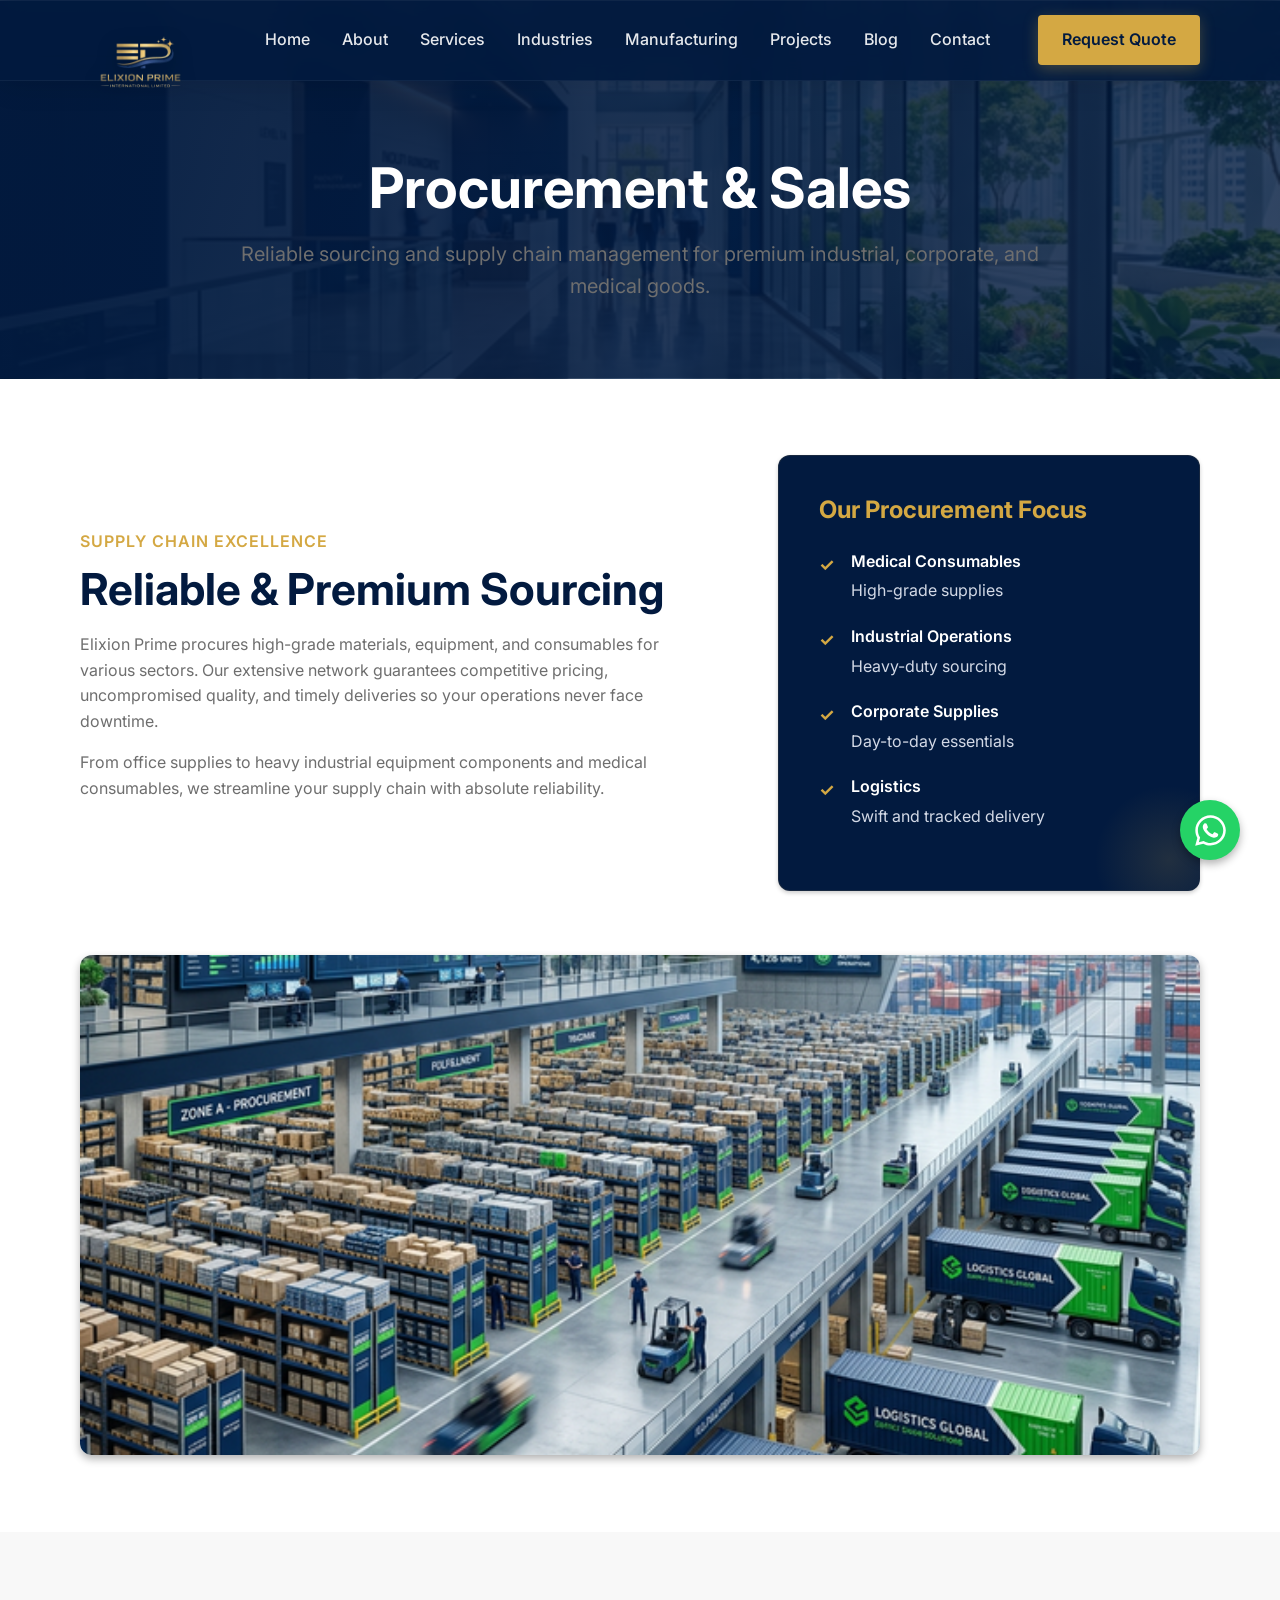
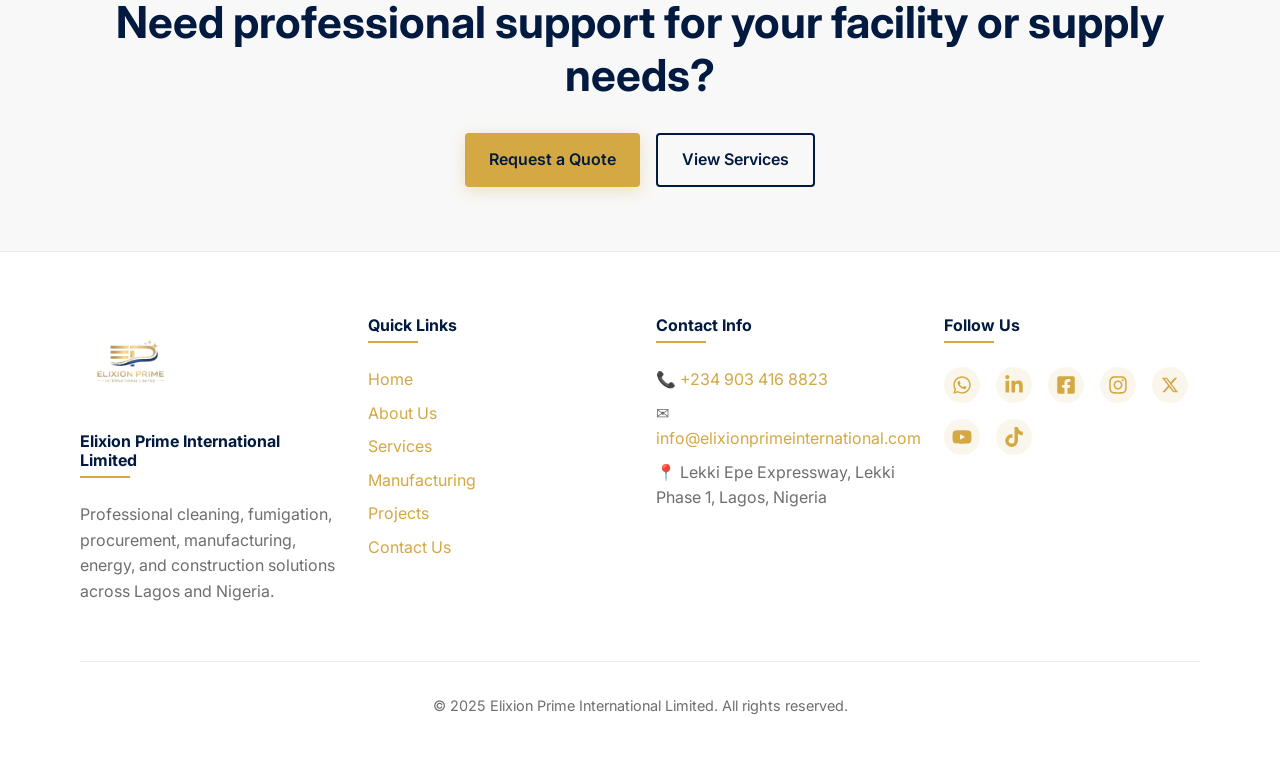
<file: procurement.html>
<!DOCTYPE html>
<html lang="en">

<head>
    <meta charset="UTF-8">
    <meta name="viewport" content="width=device-width, initial-scale=1.0">
    <title>Procurement | Elixion Prime International</title>
    <meta name="description"
        content="Learn about Elixion Prime International Limited, our mission, vision, and core values. A multi-division company delivering cleaning, fumigation, procurement, manufacturing, energy, and construction solutions.">

    <!-- Open Graph Placeholders -->
    <meta property="og:title" content="About Us - Elixion Prime International Limited">
    <meta property="og:description"
        content="A multi-division company delivering cleaning, fumigation, procurement, manufacturing, energy, and construction solutions.">
    <meta property="og:image" content="https://www.elixionprimeinternational.com/logo.png">
    <meta property="og:url" content="https://www.elixionprime.com/about.html">

    <link rel="preconnect" href="https://fonts.googleapis.com">
    <link rel="preconnect" href="https://fonts.gstatic.com" crossorigin>
    <link href="https://fonts.googleapis.com/css2?family=Inter:wght@400;500;600;700;800&display=swap" rel="stylesheet">
    <link rel="stylesheet" href="styles.css">
    <link rel="stylesheet" href="components.css">
    
    <style>
        /* Premium Page Overrides */
        .page-hero {
            position: relative;
            background-color: var(--color-primary) !important;
            background-image: linear-gradient(to right, rgba(2, 26, 63, 0.95) 0%, rgba(2, 26, 63, 0.8) 100%), url('hero-bg.png') !important;
            background-size: cover !important;
            background-position: center !important;
            padding: clamp(8rem, 12vw, 10rem) 0 clamp(4rem, 6vw, 6rem) !important;
            color: var(--color-white) !important;
            margin-top: -80px; /* Pull up behind the transparent header */
            text-align: center;
        }

        .page-hero h1 {
            color: var(--color-white) !important;
            font-size: clamp(2.5rem, 5vw, 3.5rem);
            margin-bottom: 1rem;
            position: relative;
            z-index: 2;
        }

        .page-hero p {
            position: relative;
            z-index: 2;
        }

        .about-grid {
            display: grid;
            grid-template-columns: 3fr 2fr;
            gap: 4rem;
            align-items: center;
        }

        @media (max-width: 992px) {
            .about-grid {
                grid-template-columns: 1fr;
            }
        }

        .value-cards {
            display: grid;
            grid-template-columns: repeat(auto-fit, minmax(280px, 1fr));
            gap: 2rem;
            margin-top: 3rem;
        }

        .value-card {
            background: var(--color-white);
            padding: 2.5rem 2rem;
            border-radius: 12px;
            box-shadow: 0 10px 30px rgba(2, 26, 63, 0.05);
            text-align: left;
            border: 1px solid rgba(212, 168, 67, 0.1);
            position: relative;
            overflow: hidden;
            transition: all 0.4s ease;
            height: 100%;
        }

        .value-card::before {
            content: '';
            position: absolute;
            top: 0;
            left: 0;
            width: 4px;
            height: 100%;
            background: var(--color-gold);
            transform: scaleY(0);
            transform-origin: bottom;
            transition: transform 0.4s ease;
        }

        .value-card:hover {
            transform: translateY(-5px);
            box-shadow: 0 15px 30px rgba(2, 26, 63, 0.08);
        }

        .value-card:hover::before {
            transform: scaleY(1);
            transform-origin: top;
        }
        
        .value-card h3 {
            color: var(--color-primary) !important;
            font-size: 1.3rem;
            margin-bottom: 1rem;
        }

        .quick-facts-card {
            background-color: var(--color-primary) !important;
            color: var(--color-white);
            padding: 2.5rem;
            border-radius: 12px;
            box-shadow: 0 15px 30px rgba(0,0,0,0.15);
            position: relative;
            overflow: hidden;
            border: 1px solid rgba(212, 168, 67, 0.1) !important;
        }

        .quick-facts-card::after {
            content: '';
            position: absolute;
            bottom: 0;
            right: 0;
            width: 150px;
            height: 150px;
            background: radial-gradient(circle, rgba(212, 168, 67, 0.15) 0%, transparent 70%);
            border-radius: 50%;
            transform: translate(30%, 30%);
            pointer-events: none;
        }

        .quick-facts-card h3 {
            color: var(--color-gold) !important;
            margin-bottom: 1.5rem;
            display: inline-block;
            border-bottom: none;
            font-size: 1.5rem;
        }

        .quick-facts-list {
            list-style: none;
            padding: 0;
            margin: 0;
        }

        .quick-facts-list li {
            margin-bottom: 1.25rem !important;
            padding-left: 2rem;
            position: relative;
            color: #D3D9E6 !important;
            line-height: 1.6;
        }

        .quick-facts-list li::before {
            content: '\2713';
            color: var(--color-gold);
            position: absolute;
            left: 0;
            top: 2px;
            font-weight: bold;
            font-size: 1.1rem;
        }

        .quick-facts-list strong {
            color: var(--color-white);
            font-weight: 600;
            display: block;
            margin-bottom: 0.25rem;
        }
    </style>
</head>

<body>

    <!-- Header -->
    <header class="header">
        <div class="container nav-container" style="position: relative;">
            <a href="index.html" class="logo"><img src="logo.png" alt="Elixion Prime logo"></a>
            <nav aria-label="Main Navigation">
                
        <ul class="nav-menu">
          <li><a href="index.html" class="nav-link">Home</a></li>
          <li><a href="about.html" class="nav-link">About</a></li>
          <li class="dropdown">
            <a href="services.html" class="nav-link">Services</a>
            <div class="dropdown-content">
              <a href="cleaning.html">Professional Cleaning</a>
              <a href="fumigation.html">Fumigation & Pest Control</a>
              <a href="procurement.html">Procurement</a>
              <a href="manufacturing.html">Manufacturing</a>
              <a href="energy.html">Energy</a>
              <a href="construction.html">Construction</a>
            </div>
          </li>
          <li><a href="industries.html" class="nav-link">Industries</a></li>
          <li><a href="manufacturing.html" class="nav-link">Manufacturing</a></li>
          <li><a href="projects.html" class="nav-link">Projects</a></li>
          <li><a href="blog.html" class="nav-link">Blog</a></li>
          <li><a href="contact.html" class="nav-link">Contact</a></li>
          <li><a href="#" onclick="window.open(window.buildWaLink('Hello Elixion Prime, I’d like to request a quote. Service: [Cleaning/Fumigation/Procurement/Manufacturing/Energy/Construction]. Location: [ ].'), '_blank'); return false;" class="btn btn-primary" style="margin-left: 1rem;">Request Quote</a></li>
        </ul>
            </nav>
            <button class="hamburger" aria-expanded="false" aria-label="Toggle navigation">
                &#9776;
            </button>
        </div>
    </header>

    
    <!-- Page Hero -->
    <section class="page-hero">
        <div class="container">
            <h1>Procurement & Sales</h1>
            <p style="font-size: 1.25rem; max-width: 800px; margin: 0 auto; color: #E0E0E0;">Reliable sourcing and supply chain management for premium industrial, corporate, and medical goods.</p>
        </div>
    </section>

    <!-- Content -->
    <section class="section">
        <div class="container about-grid">
            <div class="overview-text">
                <span class="section-subtitle">Supply Chain Excellence</span>
                <h2>Reliable & Premium Sourcing</h2>
                <p>Elixion Prime procures high-grade materials, equipment, and consumables for various sectors. Our extensive network guarantees competitive pricing, uncompromised quality, and timely deliveries so your operations never face downtime.</p>
                <p>From office supplies to heavy industrial equipment components and medical consumables, we streamline your supply chain with absolute reliability.</p>
            </div>
            <div class="quick-facts-card premium-animate-up">
                <h3>Our Procurement Focus</h3>
                <ul class="quick-facts-list">
                    <li><strong>Medical Consumables</strong> High-grade supplies</li>
                    <li><strong>Industrial Operations</strong> Heavy-duty sourcing</li>
                    <li><strong>Corporate Supplies</strong> Day-to-day essentials</li>
                    <li><strong>Logistics</strong> Swift and tracked delivery</li>
                </ul>
            </div>
        </div>
        <div class="container" style="margin-top: 4rem; text-align: center;">
             <img src="procurement-service.png" style="border-radius: 12px; box-shadow: var(--shadow-md); max-width: 100%; height: auto; max-height: 500px; object-fit: cover; width: 100%;">
        </div>
    </section>
<!-- CTA Strip -->
    <section class="cta-banner" style="background-color: var(--color-off-white) !important; color: var(--color-text-main) !important;">
        <div class="container">
            <h2 style="color: var(--color-navy) !important;">Need professional support for your facility or supply needs?</h2>
            <div style="display: flex; gap: 1rem; justify-content: center; flex-wrap: wrap; margin-top: 2rem;">
                <a href="#"
                    onclick="window.open(window.buildWaLink('Hello Elixion Prime, I’d like to request a quote. Service: [Cleaning/Fumigation/Procurement/Manufacturing/Energy/Construction]. Location: [ ].'), '_blank'); return false;"
                    class="btn btn-primary">Request a Quote</a>
                <a href="services.html" class="btn btn-secondary">View Services</a>
            </div>
        </div>
    </section>

    <!-- Footer -->
    <footer class="footer">
        <div class="container">
            <div class="footer-grid">
                <div class="footer-col">
                    <a href="index.html" class="footer-logo"><img src="logo.png" alt="Elixion Prime logo"></a>
                    <h4>Elixion Prime International Limited</h4>
                    <p>Professional cleaning, fumigation, procurement, manufacturing, energy, and construction solutions
                        across Lagos and Nigeria.</p>
                </div>
                <div class="footer-col">
                    <h4>Quick Links</h4>
                    <ul>
                        <li><a href="index.html">Home</a></li>
                        <li><a href="about.html">About Us</a></li>
                        <li><a href="services.html">Services</a></li>
                        <li><a href="manufacturing.html">Manufacturing</a></li>
                        <li><a href="projects.html">Projects</a></li>
                        <li><a href="contact.html">Contact Us</a></li>
                    </ul>
                </div>
                <div class="footer-col">
                    <h4>Contact Info</h4>
                    <ul>
                        <li>&#128222; <a href="tel:+2349034168823">+234 903 416 8823</a></li>
                        <li>&#9993; <a href="mailto:info@elixionprimeinternational.com">info@elixionprimeinternational.com</a></li>
                        <li>&#128205; Lekki Epe Expressway, Lekki Phase 1, Lagos, Nigeria</li>
                    </ul>
                </div>
                <div class="footer-col">
                    <h4>Follow Us</h4>
                    <div style="display: flex; gap: 1rem; margin-top: 0.5rem; flex-wrap: wrap;">
            <a href="https://wa.me/2349034168823" target="_blank" rel="noopener" aria-label="WhatsApp" style="display:flex; align-items:center; justify-content:center; width:36px; height:36px; border-radius:50%; background:rgba(212,168,67,0.1); color:var(--color-gold); transition:all 0.3s ease;">
                <svg width="20" height="20" fill="currentColor" viewBox="0 0 448 512"><path d="M380.9 97.1C339 55.1 283.2 32 223.9 32c-122.4 0-222 99.6-222 222 0 39.1 10.2 77.3 29.6 111L0 480l117.7-30.9c32.4 17.7 68.9 27 106.1 27h.1c122.3 0 224.1-99.6 224.1-222 0-59.3-25.2-115-67.1-157.1zm-157 341.6c-33.2 0-65.7-8.9-94-25.7l-6.7-4-69.8 18.3L72 359.2l-4.4-7c-18.5-29.4-28.2-63.3-28.2-98.2 0-101.7 82.8-184.5 184.6-184.5 49.3 0 95.6 19.2 130.4 54.1 34.8 34.9 56.2 81.2 56.1 130.5 0 101.8-84.9 184.6-186.6 184.6zm101.2-138.2c-5.5-2.8-32.8-16.2-37.9-18-5.1-1.9-8.8-2.8-12.5 2.8-3.7 5.6-14.3 18-17.6 21.8-3.2 3.7-6.5 4.2-12 1.4-32.6-16.3-54-29.1-75.5-66-5.7-9.8 5.7-9.1 16.3-30.3 1.8-3.7.9-6.9-.5-9.7-1.4-2.8-12.5-30.1-17.1-41.2-4.5-10.8-9.1-9.3-12.5-9.5-3.2-.2-6.9-.2-10.6-.2-3.7 0-9.7 1.4-14.8 6.9-5.1 5.6-19.4 19-19.4 46.3 0 27.3 19.9 53.7 22.6 57.4 2.8 3.7 39.1 59.7 94.8 83.8 35.2 15.2 49 16.5 66.6 13.9 10.7-1.6 32.8-13.4 37.4-26.4 4.6-13 4.6-24.1 3.2-26.4-1.3-2.5-5-3.9-10.5-6.6z"/></svg>
            </a>
            <a href="https://linkedin.com/company/elixionprime" target="_blank" rel="noopener" aria-label="LinkedIn" style="display:flex; align-items:center; justify-content:center; width:36px; height:36px; border-radius:50%; background:rgba(212,168,67,0.1); color:var(--color-gold); transition:all 0.3s ease;">
                <svg width="20" height="20" fill="currentColor" viewBox="0 0 448 512"><path d="M100.28 448H7.4V148.9h92.88zM53.79 108.1C24.09 108.1 0 83.5 0 53.8a53.79 53.79 0 0 1 107.58 0c0 29.7-24.1 54.3-53.79 54.3zM447.9 448h-92.68V302.4c0-34.7-.7-79.2-48.29-79.2-48.29 0-55.69 37.7-55.69 76.7V448h-92.78V148.9h89.08v40.8h1.3c12.4-23.5 42.69-48.3 87.88-48.3 94 0 111.28 61.9 111.28 142.3V448z"/></svg>
            </a>
            <a href="https://facebook.com/elixionprime" target="_blank" rel="noopener" aria-label="Facebook" style="display:flex; align-items:center; justify-content:center; width:36px; height:36px; border-radius:50%; background:rgba(212,168,67,0.1); color:var(--color-gold); transition:all 0.3s ease;">
                <svg width="20" height="20" fill="currentColor" viewBox="0 0 448 512"><path d="M400 32H48A48 48 0 0 0 0 80v352a48 48 0 0 0 48 48h137.25V327.69h-63V256h63v-54.64c0-62.15 37-96.48 93.67-96.48 27.14 0 55.52 4.84 55.52 4.84v61h-31.28c-30.8 0-40.41 19.12-40.41 38.73V256h68.78l-11 71.69h-57.78V480H400a48 48 0 0 0 48-48V80a48 48 0 0 0-48-48z"/></svg>
            </a>
            <a href="https://instagram.com/elixionprime" target="_blank" rel="noopener" aria-label="Instagram" style="display:flex; align-items:center; justify-content:center; width:36px; height:36px; border-radius:50%; background:rgba(212,168,67,0.1); color:var(--color-gold); transition:all 0.3s ease;">
                <svg width="20" height="20" fill="currentColor" viewBox="0 0 448 512"><path d="M224.1 141c-63.6 0-114.9 51.3-114.9 114.9s51.3 114.9 114.9 114.9S339 319.5 339 255.9 287.7 141 224.1 141zm0 189.6c-41.1 0-74.7-33.5-74.7-74.7s33.5-74.7 74.7-74.7 74.7 33.5 74.7 74.7-33.6 74.7-74.7 74.7zm146.4-194.3c0 14.9-12 26.8-26.8 26.8-14.9 0-26.8-12-26.8-26.8s12-26.8 26.8-26.8 26.8 12 26.8 26.8zm76.1 27.2c-1.7-35.9-9.9-67.7-36.2-93.9-26.2-26.2-58-34.4-93.9-36.2-37-2.1-147.9-2.1-184.9 0-35.8 1.7-67.6 9.9-93.9 36.1s-34.4 58-36.2 93.9c-2.1 37-2.1 147.9 0 184.9 1.7 35.9 9.9 67.7 36.2 93.9s58 34.4 93.9 36.2c37 2.1 147.9 2.1 184.9 0 35.9-1.7 67.7-9.9 93.9-36.2 26.2-26.2 34.4-58 36.2-93.9 2.1-37 2.1-147.8 0-184.8zM398.8 388c-7.8 19.6-22.9 34.7-42.6 42.6-29.5 11.7-99.5 9-132.1 9s-102.7 2.6-132.1-9c-19.6-7.8-34.7-22.9-42.6-42.6-11.7-29.5-9-99.5-9-132.1s-2.6-102.7 9-132.1c7.8-19.6 22.9-34.7 42.6-42.6 29.5-11.7 99.5-9 132.1-9s102.7-2.6 132.1 9c19.6 7.8 34.7 22.9 42.6 42.6 11.7 29.5 9 99.5 9 132.1s2.7 102.7-9 132.1z"/></svg>
            </a>
            <a href="https://x.com/elixionprime" target="_blank" rel="noopener" aria-label="X (Twitter)" style="display:flex; align-items:center; justify-content:center; width:36px; height:36px; border-radius:50%; background:rgba(212,168,67,0.1); color:var(--color-gold); transition:all 0.3s ease;">
                <svg width="18" height="18" fill="currentColor" viewBox="0 0 512 512"><path d="M389.2 48h70.6L305.6 224.2 487 464H345L233.7 318.6 106.5 464H35.8L200.7 275.5 26.8 48H172.4L272.9 180.9 389.2 48zM364.4 421.8h39.1L151.1 88h-42L364.4 421.8z"/></svg>
            </a>
            <a href="https://youtube.com/@elixionprime" target="_blank" rel="noopener" aria-label="YouTube" style="display:flex; align-items:center; justify-content:center; width:36px; height:36px; border-radius:50%; background:rgba(212,168,67,0.1); color:var(--color-gold); transition:all 0.3s ease;">
                <svg width="20" height="20" fill="currentColor" viewBox="0 0 576 512"><path d="M549.7 124.1c-6.3-23.7-24.8-42.3-48.3-48.6C458.8 64 288 64 288 64S117.2 64 74.6 75.5c-23.5 6.3-42 24.9-48.3 48.6-11.4 42.9-11.4 132.3-11.4 132.3s0 89.4 11.4 132.3c6.3 23.7 24.8 41.5 48.3 47.8C117.2 448 288 448 288 448s170.8 0 213.4-11.5c23.5-6.3 42-24.1 48.3-47.8 11.4-42.9 11.4-132.3 11.4-132.3s0-89.4-11.4-132.3zm-317.5 213.5V175.2l142.7 81.2-142.7 81.2z"/></svg>
            </a>
            <a href="https://tiktok.com/@elixionprime" target="_blank" rel="noopener" aria-label="TikTok" style="display:flex; align-items:center; justify-content:center; width:36px; height:36px; border-radius:50%; background:rgba(212,168,67,0.1); color:var(--color-gold); transition:all 0.3s ease;">
                <svg width="20" height="20" fill="currentColor" viewBox="0 0 448 512"><path d="M448,209.91a210.06,210.06,0,0,1-122.77-39.25V349.38A162.55,162.55,0,1,1,185,188.31V278.2a74.62,74.62,0,1,0,52.23,71.18V0l88,0a121.18,121.18,0,0,0,1.86,22.17h0A122.18,122.18,0,0,0,381,102.39a121.43,121.43,0,0,0,67,20.14Z"/></svg>
            </a>
          </div>
                </div>
            </div>
            <div class="footer-bottom">
                <p>&copy; 2025 Elixion Prime International Limited. All rights reserved.</p>
            </div>
        </div>
    </footer>

    <!-- WhatsApp Float -->
    <a href="https://wa.me/2349034168823" class="whatsapp-float" aria-label="Chat with Elixion on WhatsApp"
        target="_blank" rel="noopener">
        <svg xmlns="http://www.w3.org/2000/svg" viewBox="0 0 448 512">
            <path
                d="M380.9 97.1C339 55.1 283.2 32 223.9 32c-122.4 0-222 99.6-222 222 0 39.1 10.2 77.3 29.6 111L0 480l117.7-30.9c32.4 17.7 68.9 27 106.1 27h.1c122.3 0 224.1-99.6 224.1-222 0-59.3-25.2-115-67.1-157.1zm-157 341.6c-33.2 0-65.7-8.9-94-25.7l-6.7-4-69.8 18.3L72 359.2l-4.4-7c-18.5-29.4-28.2-63.3-28.2-98.2 0-101.7 82.8-184.5 184.6-184.5 49.3 0 95.6 19.2 130.4 54.1 34.8 34.9 56.2 81.2 56.1 130.5 0 101.8-84.9 184.6-186.6 184.6zm101.2-138.2c-5.5-2.8-32.8-16.2-37.9-18-5.1-1.9-8.8-2.8-12.5 2.8-3.7 5.6-14.3 18-17.6 21.8-3.2 3.7-6.5 4.2-12 1.4-32.6-16.3-54-29.1-75.5-66-5.7-9.8 5.7-9.1 16.3-30.3 1.8-3.7.9-6.9-.5-9.7-1.4-2.8-12.5-30.1-17.1-41.2-4.5-10.8-9.1-9.3-12.5-9.5-3.2-.2-6.9-.2-10.6-.2-3.7 0-9.7 1.4-14.8 6.9-5.1 5.6-19.4 19-19.4 46.3 0 27.3 19.9 53.7 22.6 57.4 2.8 3.7 39.1 59.7 94.8 83.8 35.2 15.2 49 16.5 66.6 13.9 10.7-1.6 32.8-13.4 37.4-26.4 4.6-13 4.6-24.1 3.2-26.4-1.3-2.5-5-3.9-10.5-6.6z" />
        </svg>
    </a>

    <script type="module" src="whatsapp.js" defer></script>
    <script src="main.js" defer></script>
    
    <!-- Premium Enhancements & Animations -->
    <style>
        /* 1. Premium Header Layout & Breakout Logo Positioning */
        .header {
            background: rgba(2, 26, 63, 0.9) !important;
            backdrop-filter: blur(12px);
            -webkit-backdrop-filter: blur(12px);
            border-bottom: 1px solid rgba(255, 255, 255, 0.05);
            box-shadow: 0 4px 30px rgba(0, 0, 0, 0.1);
            position: sticky;
            top: 0;
            z-index: 1000;
        }

        .logo {
            position: relative;
            display: flex;
            align-items: center;
            height: 80px; 
            width: 140px; 
        }

        .logo img {
            position: absolute;
            top: 20px; 
            height: 120px !important;
            transition: transform 0.4s cubic-bezier(0.175, 0.885, 0.32, 1.275), filter 0.3s !important;
            transform-origin: top left;
            filter: drop-shadow(0 4px 10px rgba(0,0,0,0.3));
            z-index: 1001; 
        }

        @media (max-width: 768px) {
            .logo img {
                height: 80px !important;
                top: 50%;
                transform: translateY(-50%) !important;
            }
        }

        .footer-logo img {
            height: 100px !important;
            transition: transform 0.4s cubic-bezier(0.175, 0.885, 0.32, 1.275) !important;
            transform-origin: center center;
        }

            .logo img {
        /* Premium Background Hover Mechanics */
        border-radius: 100px;
        padding: 0;
        transition: transform 0.4s cubic-bezier(0.175, 0.885, 0.32, 1.275), filter 0.3s, background-color 0.4s, padding 0.4s !important;
    }

    .logo img:hover {
        transform: scale(1.05) !important;
        background-color: #ffffff;
        padding: 10px;
        box-shadow: 0 8px 25px rgba(0,0,0,0.15);
    }
    
    .footer-logo img:hover {
        transform: scale(1.05) !important;
    }

        /* 2. Glassmorphism navigation links */
        .nav-link {
            color: #fff !important; 
            opacity: 0.9;
        }
        .nav-link:hover, .nav-link.active {
            color: var(--color-gold) !important;
            opacity: 1;
        }

        /* 3. Advanced Button "Shine" Animation */
        .btn-primary {
            background: var(--color-gold) !important;
            color: var(--color-primary) !important;
            position: relative;
            overflow: hidden;
            z-index: 1;
            transform-style: preserve-3d;
            border: none;
            box-shadow: 0 4px 15px rgba(212, 168, 67, 0.3);
        }

        .btn-primary:hover {
            transform: translateY(-2px);
            box-shadow: 0 8px 25px rgba(212, 168, 67, 0.4);
        }

        .btn-primary::after {
            content: '';
            position: absolute;
            top: 0;
            left: -100%;
            width: 50%;
            height: 100%;
            background: linear-gradient(to right, rgba(255, 255, 255, 0) 0%, rgba(255, 255, 255, 0.5) 50%, rgba(255, 255, 255, 0) 100%);
            transform: skewX(-25deg);
            animation: shine 4s infinite;
            z-index: -1;
        }

        .cta-banner .btn-secondary {
            border-color: var(--color-primary) !important;
            color: var(--color-primary) !important;
        }
        
        .cta-banner .btn-secondary:hover {
            background: var(--color-primary) !important;
            color: #fff !important;
        }

        @keyframes shine {
            0% { left: -100%; }
            20% { left: 200%; }
            100% { left: 200%; }
        }

        /* 4. Advanced Card Hover Micro-interactions */
        .card {
            transition: transform 0.5s cubic-bezier(0.175, 0.885, 0.32, 1.275), box-shadow 0.5s ease;
            will-change: transform;
            border: 1px solid rgba(0,0,0,0.05);
            border-radius: 12px;
            overflow: hidden;
        }
        
        .card .card-img {
            transition: transform 0.6s ease;
        }

        .card:hover {
            transform: translateY(-10px);
            box-shadow: 0 20px 40px rgba(2, 26, 63, 0.08), 0 5px 15px rgba(2, 26, 63, 0.05);
            border-color: rgba(212, 168, 67, 0.3);
        }
        
        .card:hover .card-img {
            transform: scale(1.05);
        }

        /* Timeline Step Enhancements */
        .timeline-step {
            transition: transform 0.3s ease;
        }
        .timeline-step:hover {
            transform: translateX(10px);
        }
        .step-marker {
            transition: transform 0.3s ease, background 0.3s ease, color 0.3s ease;
        }
        .timeline-step:hover .step-marker {
            transform: scale(1.1);
            background-color: var(--color-gold);
            color: var(--color-primary);
        }

        /* 5. Scroll Animations */
        .premium-animate-up {
            opacity: 0;
            transform: translateY(40px);
            transition: opacity 0.8s cubic-bezier(0.25, 0.46, 0.45, 0.94),
                transform 0.8s cubic-bezier(0.25, 0.46, 0.45, 0.94);
            will-change: opacity, transform;
        }

        .premium-animate-up.is-visible {
            opacity: 1;
            transform: translateY(0);
        }

        .premium-delay-1 { transition-delay: 0.1s; }
        .premium-delay-2 { transition-delay: 0.2s; }
        .premium-delay-3 { transition-delay: 0.3s; }
        .premium-delay-4 { transition-delay: 0.4s; }

        html {
            scroll-behavior: smooth;
        }
        
        .card-img {
            background: var(--color-off-white);
        }
    </style>

    <script>
        document.addEventListener("DOMContentLoaded", () => {
            // Setup Elements for Animation
            const targets = document.querySelectorAll('.section-subtitle, h2, .card, .value-card, .quick-facts-card, .timeline-step, .overview-text p');

            targets.forEach((el, index) => {
                el.classList.add('premium-animate-up');
                // Staggered delay logic
                if (el.parentElement && (el.parentElement.classList.contains('card-grid') || el.parentElement.classList.contains('value-cards') || el.parentElement.classList.contains('process-timeline'))) {
                    const siblingIndex = Array.from(el.parentElement.children).indexOf(el);
                    const delayClass = 'premium-delay-' + ((siblingIndex % 4) + 1);
                    el.classList.add(delayClass);
                }
            });

            const observerOptions = {
                root: null,
                rootMargin: '0px 0px -10% 0px',
                threshold: 0.1
            };

            const observer = new IntersectionObserver((entries, observer) => {
                entries.forEach(entry => {
                    if (entry.isIntersecting) {
                        entry.target.classList.add('is-visible');
                        observer.unobserve(entry.target);
                    }
                });
            }, observerOptions);

            document.querySelectorAll('.premium-animate-up').forEach(el => {
                const rect = el.getBoundingClientRect();
                if (rect.top < window.innerHeight) {
                    setTimeout(() => { el.classList.add('is-visible'); }, 50);
                } else {
                    observer.observe(el);
                }
            });
        });
    </script>
</body>

</html>
</file>
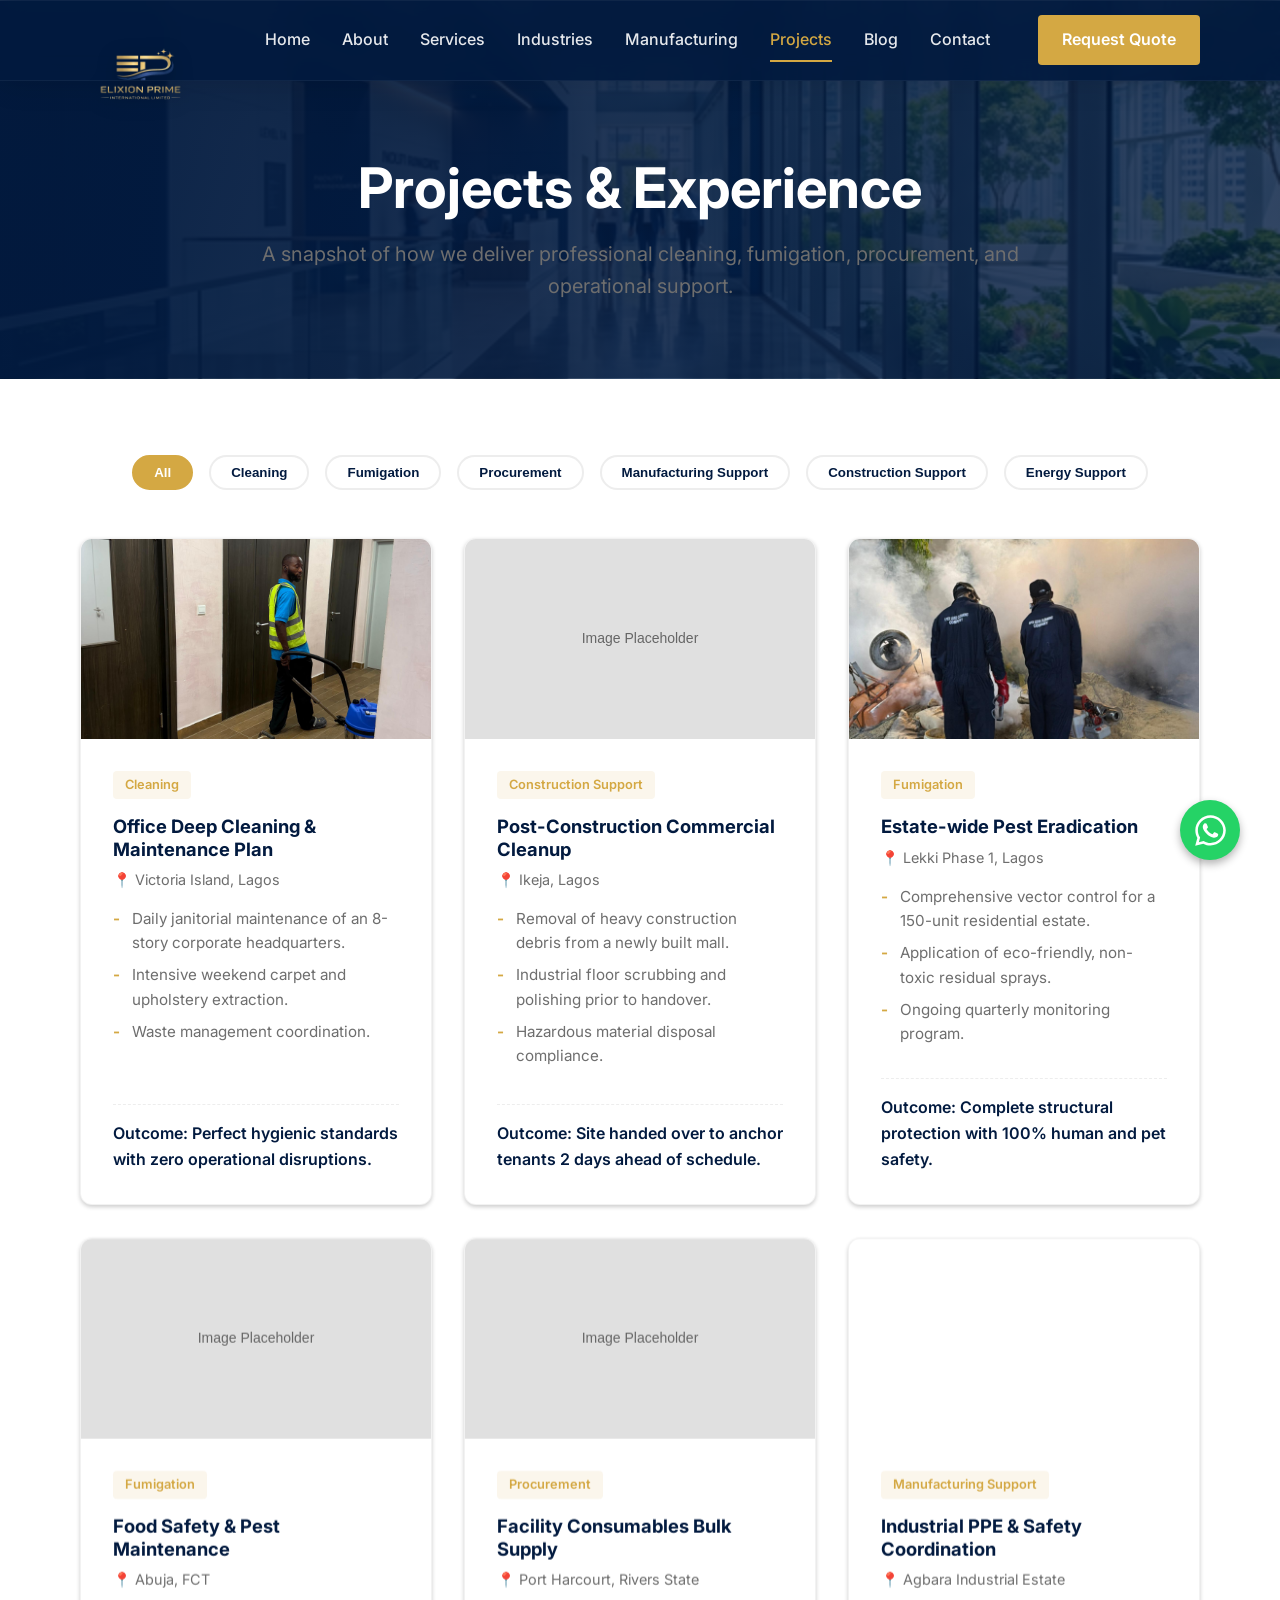
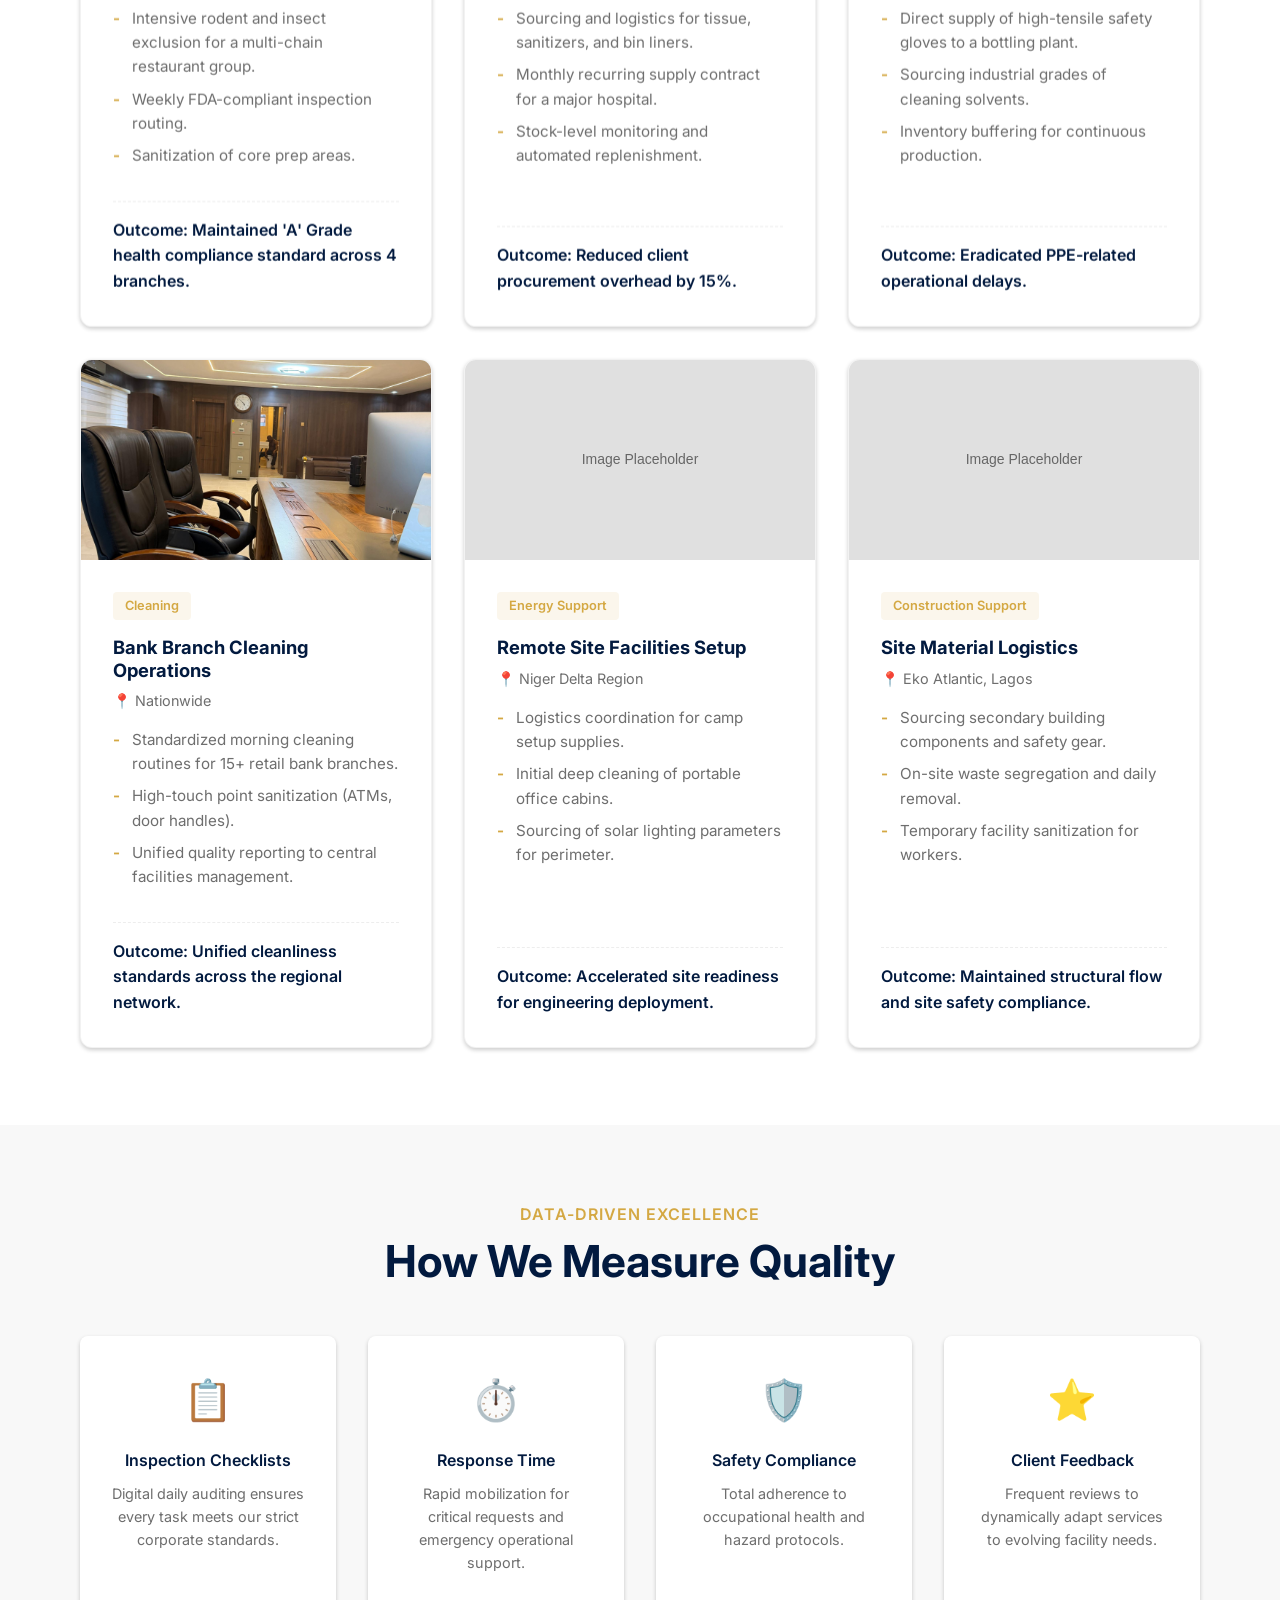
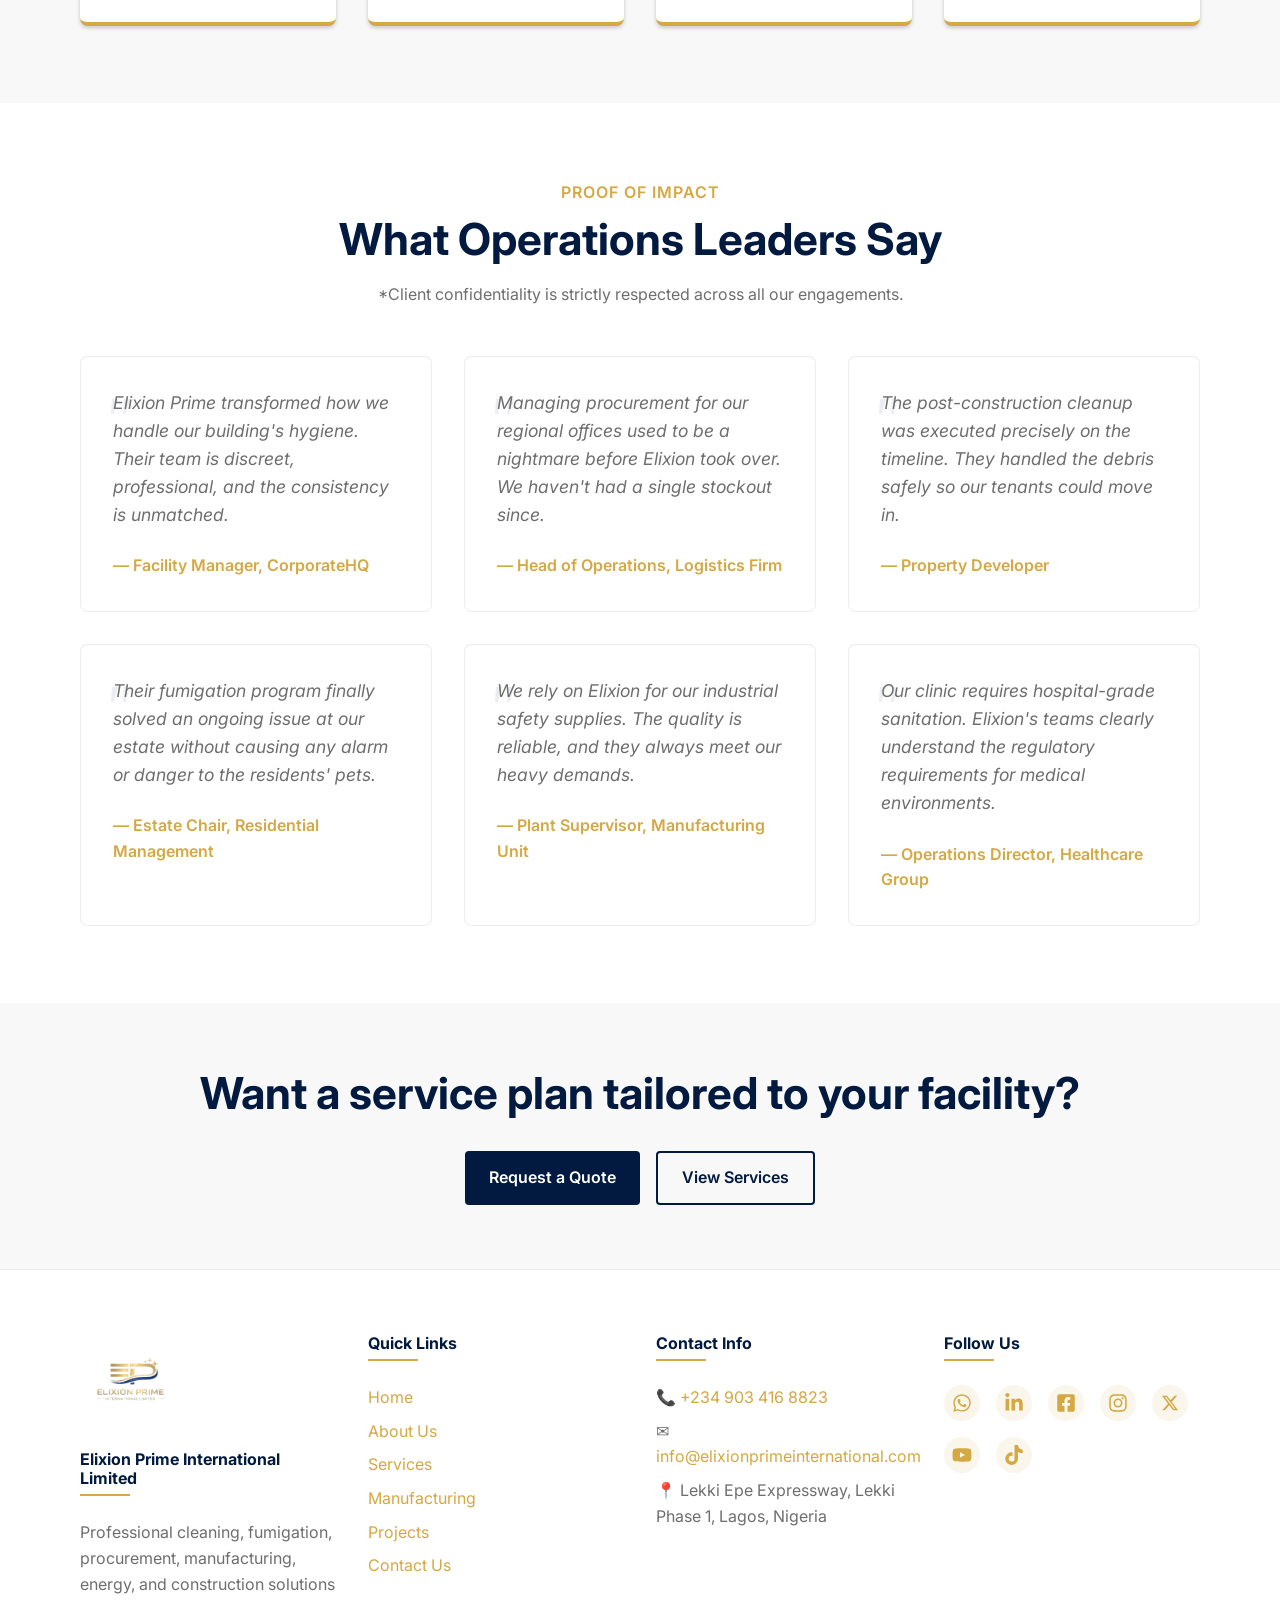
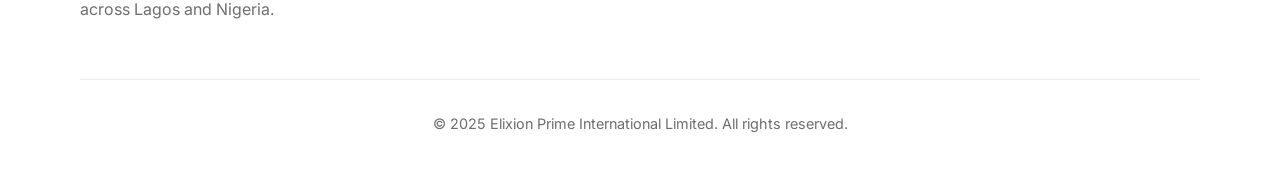
<file: projects.html>
<!DOCTYPE html>
<html lang="en">

<head>
    <meta charset="UTF-8">
    <meta name="viewport" content="width=device-width, initial-scale=1.0">
    <title>Our Projects & Portfolio | Elixion Prime</title>
    

    <meta property="og:title" content="Projects - Elixion Prime">
    <meta property="og:description" content="A snapshot of our corporate impact and service delivery across Nigeria.">
    <meta property="og:image" content="placeholder.svg">
    <meta property="og:url" content="https://www.elixionprime.com/projects.html">

    <link rel="preconnect" href="https://fonts.googleapis.com">
    <link rel="preconnect" href="https://fonts.gstatic.com" crossorigin>
    <link href="https://fonts.googleapis.com/css2?family=Inter:wght@400;500;600;700;800&display=swap" rel="stylesheet">
    <link rel="stylesheet" href="styles.css">
    <link rel="stylesheet" href="components.css">
<style>
        /* Premium Page Overrides */
        .page-hero {
            position: relative;
            background-color: var(--color-primary) !important;
            background-image: linear-gradient(to right, rgba(2, 26, 63, 0.95) 0%, rgba(2, 26, 63, 0.8) 100%), url('hero-bg.png') !important;
            background-size: cover !important;
            background-position: center !important;
            padding: clamp(8rem, 12vw, 10rem) 0 clamp(4rem, 6vw, 6rem) !important;
            color: var(--color-white) !important;
            margin-top: -80px; /* Pull up behind the transparent header */
            text-align: center;
        }

        .page-hero h1 {
            color: var(--color-white) !important;
            font-size: clamp(2.5rem, 5vw, 3.5rem);
            margin-bottom: 1rem;
            position: relative;
            z-index: 2;
        }

        .page-hero p {
            position: relative;
            z-index: 2;
        }

        .project-card {
            border: 1px solid rgba(0,0,0,0.05);
            border-radius: 12px;
            overflow: hidden;
            background: var(--color-white);
            transition: transform 0.5s cubic-bezier(0.175, 0.885, 0.32, 1.275), box-shadow 0.5s ease;
        }
        
        .project-card img {
            transition: transform 0.6s ease;
        }
        
        .project-card:hover {
            transform: translateY(-8px);
            box-shadow: 0 20px 40px rgba(2, 26, 63, 0.08);
            border-color: rgba(212, 168, 67, 0.3);
        }
        
        .project-card:hover img {
            transform: scale(1.05);
        }
        
        .project-tag {
            background-color: rgba(212, 168, 67, 0.1) !important;
            color: var(--color-gold) !important;
        }
</style></head>

<body>

    <!-- Header -->
    <header class="header">
        <div class="container nav-container" style="position: relative;">
            <a href="index.html" class="logo"><img src="logo.png" alt="Elixion Prime logo"></a>
            <nav aria-label="Main Navigation">
                
        <ul class="nav-menu">
          <li><a href="index.html" class="nav-link">Home</a></li>
          <li><a href="about.html" class="nav-link">About</a></li>
          <li class="dropdown">
            <a href="services.html" class="nav-link">Services</a>
            <div class="dropdown-content">
              <a href="cleaning.html">Professional Cleaning</a>
              <a href="fumigation.html">Fumigation & Pest Control</a>
              <a href="procurement.html">Procurement</a>
              <a href="manufacturing.html">Manufacturing</a>
              <a href="energy.html">Energy</a>
              <a href="construction.html">Construction</a>
            </div>
          </li>
          <li><a href="industries.html" class="nav-link">Industries</a></li>
          <li><a href="manufacturing.html" class="nav-link">Manufacturing</a></li>
          <li><a href="projects.html" class="nav-link active">Projects</a></li>
          <li><a href="blog.html" class="nav-link">Blog</a></li>
          <li><a href="contact.html" class="nav-link">Contact</a></li>
          <li><a href="#" onclick="window.open(window.buildWaLink('Hello Elixion Prime, I’d like to request a quote. Service: [Cleaning/Fumigation/Procurement/Manufacturing/Energy/Construction]. Location: [ ].'), '_blank'); return false;" class="btn btn-primary" style="margin-left: 1rem;">Request Quote</a></li>
        </ul>
            </nav>
            <button class="hamburger" aria-expanded="false" aria-label="Toggle navigation">
                &#9776;
            </button>
        </div>
    </header>

    <!-- Page Hero -->
    <section class="page-hero">
        <div class="container">
            <h1>Projects & Experience</h1>
            <p style="font-size: 1.25rem; max-width: 800px; margin: 0 auto; color: #E0E0E0;">A snapshot of how we
                deliver professional cleaning, fumigation, procurement, and operational support.</p>
        </div>
    </section>

    <!-- Project Filter & Grid -->
    <section class="section">
        <div class="container">
            <!-- Filter Bar -->
            <div class="filter-bar">
                <button class="filter-btn active" data-filter="all">All</button>
                <button class="filter-btn" data-filter="cleaning">Cleaning</button>
                <button class="filter-btn" data-filter="fumigation">Fumigation</button>
                <button class="filter-btn" data-filter="procurement">Procurement</button>
                <button class="filter-btn" data-filter="manufacturing">Manufacturing Support</button>
                <button class="filter-btn" data-filter="construction">Construction Support</button>
                <button class="filter-btn" data-filter="energy">Energy Support</button>
            </div>

            <!-- Project Grid -->
            <div class="card-grid">

                <!-- Project 1 -->
                <div class="project-card" data-category="cleaning">
                    <img src="office cleaning.jpeg" alt="Office Cleaning" class="card-img" loading="lazy" decoding="async">
                    <div class="project-body">
                        <span class="project-tag">Cleaning</span>
                        <h3 style="margin-bottom: 0.5rem; font-size: 1.15rem;">Office Deep Cleaning & Maintenance Plan
                        </h3>
                        <div class="project-location">📍 Victoria Island, Lagos</div>
                        <div class="project-scope">
                            <ul>
                                <li>Daily janitorial maintenance of an 8-story corporate headquarters.</li>
                                <li>Intensive weekend carpet and upholstery extraction.</li>
                                <li>Waste management coordination.</li>
                            </ul>
                        </div>
                        <div class="project-outcome">Outcome: Perfect hygienic standards with zero operational
                            disruptions.</div>
                    </div>
                </div>

                <!-- Project 2 -->
                <div class="project-card" data-category="construction">
                    <img src="placeholder.svg" alt="Construction Cleanup" class="card-img" loading="lazy" decoding="async">
                    <div class="project-body">
                        <span class="project-tag">Construction Support</span>
                        <h3 style="margin-bottom: 0.5rem; font-size: 1.15rem;">Post-Construction Commercial Cleanup</h3>
                        <div class="project-location">📍 Ikeja, Lagos</div>
                        <div class="project-scope">
                            <ul>
                                <li>Removal of heavy construction debris from a newly built mall.</li>
                                <li>Industrial floor scrubbing and polishing prior to handover.</li>
                                <li>Hazardous material disposal compliance.</li>
                            </ul>
                        </div>
                        <div class="project-outcome">Outcome: Site handed over to anchor tenants 2 days ahead of
                            schedule.</div>
                    </div>
                </div>

                <!-- Project 3 -->
                <div class="project-card" data-category="fumigation">
                    <img src="fumigation.jpeg" alt="Estate Fumigation" class="card-img" loading="lazy" decoding="async">
                    <div class="project-body">
                        <span class="project-tag">Fumigation</span>
                        <h3 style="margin-bottom: 0.5rem; font-size: 1.15rem;">Estate-wide Pest Eradication</h3>
                        <div class="project-location">📍 Lekki Phase 1, Lagos</div>
                        <div class="project-scope">
                            <ul>
                                <li>Comprehensive vector control for a 150-unit residential estate.</li>
                                <li>Application of eco-friendly, non-toxic residual sprays.</li>
                                <li>Ongoing quarterly monitoring program.</li>
                            </ul>
                        </div>
                        <div class="project-outcome">Outcome: Complete structural protection with 100% human and pet
                            safety.</div>
                    </div>
                </div>

                <!-- Project 4 -->
                <div class="project-card" data-category="fumigation">
                    <img src="placeholder.svg" alt="Restaurant Pest Control" class="card-img" loading="lazy" decoding="async">
                    <div class="project-body">
                        <span class="project-tag">Fumigation</span>
                        <h3 style="margin-bottom: 0.5rem; font-size: 1.15rem;">Food Safety & Pest Maintenance</h3>
                        <div class="project-location">📍 Abuja, FCT</div>
                        <div class="project-scope">
                            <ul>
                                <li>Intensive rodent and insect exclusion for a multi-chain restaurant group.</li>
                                <li>Weekly FDA-compliant inspection routing.</li>
                                <li>Sanitization of core prep areas.</li>
                            </ul>
                        </div>
                        <div class="project-outcome">Outcome: Maintained 'A' Grade health compliance standard across 4
                            branches.</div>
                    </div>
                </div>

                <!-- Project 5 -->
                <div class="project-card" data-category="procurement">
                    <img src="placeholder.svg" alt="Bulk Consumables" class="card-img" loading="lazy" decoding="async">
                    <div class="project-body">
                        <span class="project-tag">Procurement</span>
                        <h3 style="margin-bottom: 0.5rem; font-size: 1.15rem;">Facility Consumables Bulk Supply</h3>
                        <div class="project-location">📍 Port Harcourt, Rivers State</div>
                        <div class="project-scope">
                            <ul>
                                <li>Sourcing and logistics for tissue, sanitizers, and bin liners.</li>
                                <li>Monthly recurring supply contract for a major hospital.</li>
                                <li>Stock-level monitoring and automated replenishment.</li>
                            </ul>
                        </div>
                        <div class="project-outcome">Outcome: Reduced client procurement overhead by 15%.</div>
                    </div>
                </div>

                <!-- Project 6 -->
                <div class="project-card" data-category="manufacturing">
                    <img src="gloves.jpeg" alt="Industrial Consumables" class="card-img" loading="lazy" decoding="async">
                    <div class="project-body">
                        <span class="project-tag">Manufacturing Support</span>
                        <h3 style="margin-bottom: 0.5rem; font-size: 1.15rem;">Industrial PPE & Safety Coordination</h3>
                        <div class="project-location">📍 Agbara Industrial Estate</div>
                        <div class="project-scope">
                            <ul>
                                <li>Direct supply of high-tensile safety gloves to a bottling plant.</li>
                                <li>Sourcing industrial grades of cleaning solvents.</li>
                                <li>Inventory buffering for continuous production.</li>
                            </ul>
                        </div>
                        <div class="project-outcome">Outcome: Eradicated PPE-related operational delays.</div>
                    </div>
                </div>

                <!-- Project 7 -->
                <div class="project-card" data-category="cleaning">
                    <img src="office.jpeg" alt="Multi-site Cleaning" class="card-img" loading="lazy" decoding="async">
                    <div class="project-body">
                        <span class="project-tag">Cleaning</span>
                        <h3 style="margin-bottom: 0.5rem; font-size: 1.15rem;">Bank Branch Cleaning Operations</h3>
                        <div class="project-location">📍 Nationwide</div>
                        <div class="project-scope">
                            <ul>
                                <li>Standardized morning cleaning routines for 15+ retail bank branches.</li>
                                <li>High-touch point sanitization (ATMs, door handles).</li>
                                <li>Unified quality reporting to central facilities management.</li>
                            </ul>
                        </div>
                        <div class="project-outcome">Outcome: Unified cleanliness standards across the regional network.
                        </div>
                    </div>
                </div>

                <!-- Project 8 -->
                <div class="project-card" data-category="energy">
                    <img src="placeholder.svg" alt="Energy Support" class="card-img" loading="lazy" decoding="async">
                    <div class="project-body">
                        <span class="project-tag">Energy Support</span>
                        <h3 style="margin-bottom: 0.5rem; font-size: 1.15rem;">Remote Site Facilities Setup</h3>
                        <div class="project-location">📍 Niger Delta Region</div>
                        <div class="project-scope">
                            <ul>
                                <li>Logistics coordination for camp setup supplies.</li>
                                <li>Initial deep cleaning of portable office cabins.</li>
                                <li>Sourcing of solar lighting parameters for perimeter.</li>
                            </ul>
                        </div>
                        <div class="project-outcome">Outcome: Accelerated site readiness for engineering deployment.
                        </div>
                    </div>
                </div>

                <!-- Project 9 -->
                <div class="project-card" data-category="construction">
                    <img src="placeholder.svg" alt="General Construction Support" class="card-img" loading="lazy" decoding="async">
                    <div class="project-body">
                        <span class="project-tag">Construction Support</span>
                        <h3 style="margin-bottom: 0.5rem; font-size: 1.15rem;">Site Material Logistics</h3>
                        <div class="project-location">📍 Eko Atlantic, Lagos</div>
                        <div class="project-scope">
                            <ul>
                                <li>Sourcing secondary building components and safety gear.</li>
                                <li>On-site waste segregation and daily removal.</li>
                                <li>Temporary facility sanitization for workers.</li>
                            </ul>
                        </div>
                        <div class="project-outcome">Outcome: Maintained structural flow and site safety compliance.
                        </div>
                    </div>
                </div>

            </div>
        </div>
    </section>

    <!-- Metrics Section -->
    <section class="section" style="background-color: var(--color-off-white);">
        <div class="container">
            <div class="section-header">
                <span class="section-subtitle">Data-Driven Excellence</span>
                <h2>How We Measure Quality</h2>
            </div>

            <div class="metrics-grid">
                <div class="metric-card">
                    <div class="metric-icon">📋</div>
                    <div class="metric-title">Inspection Checklists</div>
                    <p style="font-size: 0.9rem; color: var(--color-text-light); margin-top: 0.5rem;">Digital daily
                        auditing ensures every task meets our strict corporate standards.</p>
                </div>
                <div class="metric-card">
                    <div class="metric-icon">⏱️</div>
                    <div class="metric-title">Response Time</div>
                    <p style="font-size: 0.9rem; color: var(--color-text-light); margin-top: 0.5rem;">Rapid mobilization
                        for critical requests and emergency operational support.</p>
                </div>
                <div class="metric-card">
                    <div class="metric-icon">🛡️</div>
                    <div class="metric-title">Safety Compliance</div>
                    <p style="font-size: 0.9rem; color: var(--color-text-light); margin-top: 0.5rem;">Total adherence to
                        occupational health and hazard protocols.</p>
                </div>
                <div class="metric-card">
                    <div class="metric-icon">⭐</div>
                    <div class="metric-title">Client Feedback</div>
                    <p style="font-size: 0.9rem; color: var(--color-text-light); margin-top: 0.5rem;">Frequent reviews
                        to dynamically adapt services to evolving facility needs.</p>
                </div>
            </div>
        </div>
    </section>

    <!-- Testimonials Section -->
    <section class="section">
        <div class="container">
            <div class="section-header">
                <span class="section-subtitle">Proof of Impact</span>
                <h2>What Operations Leaders Say</h2>
                <p style="color: var(--color-text-light);">*Client confidentiality is strictly respected across all our
                    engagements.</p>
            </div>

            <div class="testimonials-grid">
                <!-- 1 -->
                <div class="testimonial-card">
                    <p class="testimonial-quote">Elixion Prime transformed how we handle our building's hygiene. Their
                        team is discreet, professional, and the consistency is unmatched.</p>
                    <div class="testimonial-author">— Facility Manager, CorporateHQ</div>
                </div>
                <!-- 2 -->
                <div class="testimonial-card">
                    <p class="testimonial-quote">Managing procurement for our regional offices used to be a nightmare
                        before Elixion took over. We haven't had a single stockout since.</p>
                    <div class="testimonial-author">— Head of Operations, Logistics Firm</div>
                </div>
                <!-- 3 -->
                <div class="testimonial-card">
                    <p class="testimonial-quote">The post-construction cleanup was executed precisely on the timeline.
                        They handled the debris safely so our tenants could move in.</p>
                    <div class="testimonial-author">— Property Developer</div>
                </div>
                <!-- 4 -->
                <div class="testimonial-card">
                    <p class="testimonial-quote">Their fumigation program finally solved an ongoing issue at our estate
                        without causing any alarm or danger to the residents' pets.</p>
                    <div class="testimonial-author">— Estate Chair, Residential Management</div>
                </div>
                <!-- 5 -->
                <div class="testimonial-card">
                    <p class="testimonial-quote">We rely on Elixion for our industrial safety supplies. The quality is
                        reliable, and they always meet our heavy demands.</p>
                    <div class="testimonial-author">— Plant Supervisor, Manufacturing Unit</div>
                </div>
                <!-- 6 -->
                <div class="testimonial-card">
                    <p class="testimonial-quote">Our clinic requires hospital-grade sanitation. Elixion's teams clearly
                        understand the regulatory requirements for medical environments.</p>
                    <div class="testimonial-author">— Operations Director, Healthcare Group</div>
                </div>
            </div>
        </div>
    </section>

    <!-- CTA Section -->
    <section class="cta-banner" style="background-color: var(--color-green);">
        <div class="container">
            <h2>Want a service plan tailored to your facility?</h2>
            <div style="display: flex; gap: 1rem; justify-content: center; flex-wrap: wrap; margin-top: 2rem;">
                <a href="#"
                    onclick="window.open(window.buildWaLink('Hello Elixion Prime, I’d like to request a quote. Service: [Cleaning/Fumigation/Procurement/Manufacturing/Energy/Construction]. Location: [ ].'), '_blank'); return false;"
                    class="btn btn-navy" style="background-color: var(--color-navy); color: var(--color-white);">Request
                    a Quote</a>
                <a href="services.html" class="btn btn-secondary">View Services</a>
            </div>
        </div>
    </section>

    <!-- Footer -->
    <footer class="footer">
        <div class="container">
            <div class="footer-grid">
                <div class="footer-col">
                    <a href="index.html" class="footer-logo"><img src="logo.png" alt="Elixion Prime logo"></a>
                    <h4>Elixion Prime International Limited</h4>
                    <p>Professional cleaning, fumigation, procurement, manufacturing, energy, and construction solutions across Lagos and Nigeria.</p>
                </div>
                <div class="footer-col">
                    <h4>Quick Links</h4>
                    <ul>
                        <li><a href="index.html">Home</a></li>
                        <li><a href="about.html">About Us</a></li>
                        <li><a href="services.html">Services</a></li>
                        <li><a href="manufacturing.html">Manufacturing</a></li>
                        <li><a href="projects.html">Projects</a></li>
                        <li><a href="contact.html">Contact Us</a></li>
                    </ul>
                </div>
                <div class="footer-col">
                    <h4>Contact Info</h4>
                    <ul>
                        <li>&#128222; <a href="tel:+2349034168823">+234 903 416 8823</a></li>
                        <li>&#9993; <a href="mailto:info@elixionprimeinternational.com">info@elixionprimeinternational.com</a></li>
                        <li>&#128205; Lekki Epe Expressway, Lekki Phase 1, Lagos, Nigeria</li>
                    </ul>
                </div>
                <div class="footer-col">
                    <h4>Follow Us</h4>
                    <div style="display: flex; gap: 1rem; margin-top: 0.5rem; flex-wrap: wrap;">
            <a href="https://wa.me/2349034168823" target="_blank" rel="noopener" aria-label="WhatsApp" style="display:flex; align-items:center; justify-content:center; width:36px; height:36px; border-radius:50%; background:rgba(212,168,67,0.1); color:var(--color-gold); transition:all 0.3s ease;">
                <svg width="20" height="20" fill="currentColor" viewBox="0 0 448 512"><path d="M380.9 97.1C339 55.1 283.2 32 223.9 32c-122.4 0-222 99.6-222 222 0 39.1 10.2 77.3 29.6 111L0 480l117.7-30.9c32.4 17.7 68.9 27 106.1 27h.1c122.3 0 224.1-99.6 224.1-222 0-59.3-25.2-115-67.1-157.1zm-157 341.6c-33.2 0-65.7-8.9-94-25.7l-6.7-4-69.8 18.3L72 359.2l-4.4-7c-18.5-29.4-28.2-63.3-28.2-98.2 0-101.7 82.8-184.5 184.6-184.5 49.3 0 95.6 19.2 130.4 54.1 34.8 34.9 56.2 81.2 56.1 130.5 0 101.8-84.9 184.6-186.6 184.6zm101.2-138.2c-5.5-2.8-32.8-16.2-37.9-18-5.1-1.9-8.8-2.8-12.5 2.8-3.7 5.6-14.3 18-17.6 21.8-3.2 3.7-6.5 4.2-12 1.4-32.6-16.3-54-29.1-75.5-66-5.7-9.8 5.7-9.1 16.3-30.3 1.8-3.7.9-6.9-.5-9.7-1.4-2.8-12.5-30.1-17.1-41.2-4.5-10.8-9.1-9.3-12.5-9.5-3.2-.2-6.9-.2-10.6-.2-3.7 0-9.7 1.4-14.8 6.9-5.1 5.6-19.4 19-19.4 46.3 0 27.3 19.9 53.7 22.6 57.4 2.8 3.7 39.1 59.7 94.8 83.8 35.2 15.2 49 16.5 66.6 13.9 10.7-1.6 32.8-13.4 37.4-26.4 4.6-13 4.6-24.1 3.2-26.4-1.3-2.5-5-3.9-10.5-6.6z"/></svg>
            </a>
            <a href="https://linkedin.com/company/elixionprime" target="_blank" rel="noopener" aria-label="LinkedIn" style="display:flex; align-items:center; justify-content:center; width:36px; height:36px; border-radius:50%; background:rgba(212,168,67,0.1); color:var(--color-gold); transition:all 0.3s ease;">
                <svg width="20" height="20" fill="currentColor" viewBox="0 0 448 512"><path d="M100.28 448H7.4V148.9h92.88zM53.79 108.1C24.09 108.1 0 83.5 0 53.8a53.79 53.79 0 0 1 107.58 0c0 29.7-24.1 54.3-53.79 54.3zM447.9 448h-92.68V302.4c0-34.7-.7-79.2-48.29-79.2-48.29 0-55.69 37.7-55.69 76.7V448h-92.78V148.9h89.08v40.8h1.3c12.4-23.5 42.69-48.3 87.88-48.3 94 0 111.28 61.9 111.28 142.3V448z"/></svg>
            </a>
            <a href="https://facebook.com/elixionprime" target="_blank" rel="noopener" aria-label="Facebook" style="display:flex; align-items:center; justify-content:center; width:36px; height:36px; border-radius:50%; background:rgba(212,168,67,0.1); color:var(--color-gold); transition:all 0.3s ease;">
                <svg width="20" height="20" fill="currentColor" viewBox="0 0 448 512"><path d="M400 32H48A48 48 0 0 0 0 80v352a48 48 0 0 0 48 48h137.25V327.69h-63V256h63v-54.64c0-62.15 37-96.48 93.67-96.48 27.14 0 55.52 4.84 55.52 4.84v61h-31.28c-30.8 0-40.41 19.12-40.41 38.73V256h68.78l-11 71.69h-57.78V480H400a48 48 0 0 0 48-48V80a48 48 0 0 0-48-48z"/></svg>
            </a>
            <a href="https://instagram.com/elixionprime" target="_blank" rel="noopener" aria-label="Instagram" style="display:flex; align-items:center; justify-content:center; width:36px; height:36px; border-radius:50%; background:rgba(212,168,67,0.1); color:var(--color-gold); transition:all 0.3s ease;">
                <svg width="20" height="20" fill="currentColor" viewBox="0 0 448 512"><path d="M224.1 141c-63.6 0-114.9 51.3-114.9 114.9s51.3 114.9 114.9 114.9S339 319.5 339 255.9 287.7 141 224.1 141zm0 189.6c-41.1 0-74.7-33.5-74.7-74.7s33.5-74.7 74.7-74.7 74.7 33.5 74.7 74.7-33.6 74.7-74.7 74.7zm146.4-194.3c0 14.9-12 26.8-26.8 26.8-14.9 0-26.8-12-26.8-26.8s12-26.8 26.8-26.8 26.8 12 26.8 26.8zm76.1 27.2c-1.7-35.9-9.9-67.7-36.2-93.9-26.2-26.2-58-34.4-93.9-36.2-37-2.1-147.9-2.1-184.9 0-35.8 1.7-67.6 9.9-93.9 36.1s-34.4 58-36.2 93.9c-2.1 37-2.1 147.9 0 184.9 1.7 35.9 9.9 67.7 36.2 93.9s58 34.4 93.9 36.2c37 2.1 147.9 2.1 184.9 0 35.9-1.7 67.7-9.9 93.9-36.2 26.2-26.2 34.4-58 36.2-93.9 2.1-37 2.1-147.8 0-184.8zM398.8 388c-7.8 19.6-22.9 34.7-42.6 42.6-29.5 11.7-99.5 9-132.1 9s-102.7 2.6-132.1-9c-19.6-7.8-34.7-22.9-42.6-42.6-11.7-29.5-9-99.5-9-132.1s-2.6-102.7 9-132.1c7.8-19.6 22.9-34.7 42.6-42.6 29.5-11.7 99.5-9 132.1-9s102.7-2.6 132.1 9c19.6 7.8 34.7 22.9 42.6 42.6 11.7 29.5 9 99.5 9 132.1s2.7 102.7-9 132.1z"/></svg>
            </a>
            <a href="https://x.com/elixionprime" target="_blank" rel="noopener" aria-label="X (Twitter)" style="display:flex; align-items:center; justify-content:center; width:36px; height:36px; border-radius:50%; background:rgba(212,168,67,0.1); color:var(--color-gold); transition:all 0.3s ease;">
                <svg width="18" height="18" fill="currentColor" viewBox="0 0 512 512"><path d="M389.2 48h70.6L305.6 224.2 487 464H345L233.7 318.6 106.5 464H35.8L200.7 275.5 26.8 48H172.4L272.9 180.9 389.2 48zM364.4 421.8h39.1L151.1 88h-42L364.4 421.8z"/></svg>
            </a>
            <a href="https://youtube.com/@elixionprime" target="_blank" rel="noopener" aria-label="YouTube" style="display:flex; align-items:center; justify-content:center; width:36px; height:36px; border-radius:50%; background:rgba(212,168,67,0.1); color:var(--color-gold); transition:all 0.3s ease;">
                <svg width="20" height="20" fill="currentColor" viewBox="0 0 576 512"><path d="M549.7 124.1c-6.3-23.7-24.8-42.3-48.3-48.6C458.8 64 288 64 288 64S117.2 64 74.6 75.5c-23.5 6.3-42 24.9-48.3 48.6-11.4 42.9-11.4 132.3-11.4 132.3s0 89.4 11.4 132.3c6.3 23.7 24.8 41.5 48.3 47.8C117.2 448 288 448 288 448s170.8 0 213.4-11.5c23.5-6.3 42-24.1 48.3-47.8 11.4-42.9 11.4-132.3 11.4-132.3s0-89.4-11.4-132.3zm-317.5 213.5V175.2l142.7 81.2-142.7 81.2z"/></svg>
            </a>
            <a href="https://tiktok.com/@elixionprime" target="_blank" rel="noopener" aria-label="TikTok" style="display:flex; align-items:center; justify-content:center; width:36px; height:36px; border-radius:50%; background:rgba(212,168,67,0.1); color:var(--color-gold); transition:all 0.3s ease;">
                <svg width="20" height="20" fill="currentColor" viewBox="0 0 448 512"><path d="M448,209.91a210.06,210.06,0,0,1-122.77-39.25V349.38A162.55,162.55,0,1,1,185,188.31V278.2a74.62,74.62,0,1,0,52.23,71.18V0l88,0a121.18,121.18,0,0,0,1.86,22.17h0A122.18,122.18,0,0,0,381,102.39a121.43,121.43,0,0,0,67,20.14Z"/></svg>
            </a>
          </div>
                </div>
            </div>
            <div class="footer-bottom">
                <p>&copy; 2025 Elixion Prime International Limited. All rights reserved.</p>
            </div>
        </div>
    </footer>

    <!-- WhatsApp Float -->
    <a href="https://wa.me/2349034168823" class="whatsapp-float" aria-label="Chat with Elixion on WhatsApp"
        target="_blank" rel="noopener">
        <svg xmlns="http://www.w3.org/2000/svg" viewBox="0 0 448 512">
            <path
                d="M380.9 97.1C339 55.1 283.2 32 223.9 32c-122.4 0-222 99.6-222 222 0 39.1 10.2 77.3 29.6 111L0 480l117.7-30.9c32.4 17.7 68.9 27 106.1 27h.1c122.3 0 224.1-99.6 224.1-222 0-59.3-25.2-115-67.1-157.1zm-157 341.6c-33.2 0-65.7-8.9-94-25.7l-6.7-4-69.8 18.3L72 359.2l-4.4-7c-18.5-29.4-28.2-63.3-28.2-98.2 0-101.7 82.8-184.5 184.6-184.5 49.3 0 95.6 19.2 130.4 54.1 34.8 34.9 56.2 81.2 56.1 130.5 0 101.8-84.9 184.6-186.6 184.6zm101.2-138.2c-5.5-2.8-32.8-16.2-37.9-18-5.1-1.9-8.8-2.8-12.5 2.8-3.7 5.6-14.3 18-17.6 21.8-3.2 3.7-6.5 4.2-12 1.4-32.6-16.3-54-29.1-75.5-66-5.7-9.8 5.7-9.1 16.3-30.3 1.8-3.7.9-6.9-.5-9.7-1.4-2.8-12.5-30.1-17.1-41.2-4.5-10.8-9.1-9.3-12.5-9.5-3.2-.2-6.9-.2-10.6-.2-3.7 0-9.7 1.4-14.8 6.9-5.1 5.6-19.4 19-19.4 46.3 0 27.3 19.9 53.7 22.6 57.4 2.8 3.7 39.1 59.7 94.8 83.8 35.2 15.2 49 16.5 66.6 13.9 10.7-1.6 32.8-13.4 37.4-26.4 4.6-13 4.6-24.1 3.2-26.4-1.3-2.5-5-3.9-10.5-6.6z" />
        </svg>
    </a>

    <script type="module" src="whatsapp.js" defer></script>
    <script src="main.js" defer></script>
    <script src="projects.js"></script>
<!-- Premium Enhancements -->
<style>
    

    
    /* Premium Header Layout & Breakout Logo Positioning */
    .header {
        background: rgba(2, 26, 63, 0.9) !important;
        backdrop-filter: blur(12px);
        -webkit-backdrop-filter: blur(12px);
        border-bottom: 1px solid rgba(255, 255, 255, 0.05);
        box-shadow: 0 4px 30px rgba(0, 0, 0, 0.1);
        position: sticky;
        top: 0;
        z-index: 1000;
    }

    .logo {
        position: relative;
        display: flex;
        align-items: center;
        height: 80px; 
        width: 140px; 
    }

    .logo img {
        position: absolute;
        top: 20px; 
        height: 120px !important;
        transition: transform 0.4s cubic-bezier(0.175, 0.885, 0.32, 1.275), filter 0.3s !important;
        transform-origin: top left;
        filter: drop-shadow(0 4px 10px rgba(0,0,0,0.3));
        z-index: 1001; 
    }

    @media (max-width: 768px) {
        .logo img {
            height: 80px !important;
            top: 50%;
            transform: translateY(-50%) !important;
        }
    }

    .footer-logo img {
        height: 100px !important;
        transition: transform 0.4s cubic-bezier(0.175, 0.885, 0.32, 1.275) !important;
        transform-origin: center center;
    }

        .logo img {
        /* Premium Background Hover Mechanics */
        border-radius: 100px;
        padding: 0;
        transition: transform 0.4s cubic-bezier(0.175, 0.885, 0.32, 1.275), filter 0.3s, background-color 0.4s, padding 0.4s !important;
    }

    .logo img:hover {
        transform: scale(1.05) !important;
        background-color: #ffffff;
        padding: 10px;
        box-shadow: 0 8px 25px rgba(0,0,0,0.15);
    }
    
    .footer-logo img:hover {
        transform: scale(1.05) !important;
    }

    .nav-link {
        color: #fff !important; 
        opacity: 0.9;
    }
    .nav-link:hover, .nav-link.active {
        color: var(--color-gold) !important;
        opacity: 1;
    }


    /* 3. Advanced Button "Shine" Animation */
    .btn-primary {
        position: relative;
        overflow: hidden;
        z-index: 1;
        transform-style: preserve-3d;
    }

    .btn-primary::after {
        content: '';
        position: absolute;
        top: 0;
        left: -100%;
        width: 50%;
        height: 100%;
        background: linear-gradient(to right, rgba(255, 255, 255, 0) 0%, rgba(255, 255, 255, 0.3) 50%, rgba(255, 255, 255, 0) 100%);
        transform: skewX(-25deg);
        animation: shine 4s infinite;
        z-index: -1;
    }

    @keyframes shine {
        0% {
            left: -100%;
        }

        20% {
            left: 200%;
        }

        100% {
            left: 200%;
        }
    }

    /* 4. Advanced Card 3D Hover & Micro-interactions */
    .card,
    .industry-card,
    .service-block>div,
    .project-card,
    .metric-card {
        transition: transform 0.5s cubic-bezier(0.175, 0.885, 0.32, 1.275), box-shadow 0.5s ease !important;
        will-change: transform;
    }

    /* Selectively exclude images inside service block from getting double hover */
    .service-block>div:hover:not(:has(img:only-child)) {
        transform: translateY(-8px);
    }

    .card:hover,
    .industry-card:hover,
    .project-card:hover,
    .metric-card:hover {
        transform: translateY(-10px) scale(1.02) !important;
        box-shadow: 0 20px 40px rgba(0, 0, 0, 0.12), 0 5px 15px rgba(0, 0, 0, 0.08) !important;
        border-color: var(--color-gold) !important;
    }

    /* 5. Scroll Animations (AOS Equivalent) */
    .premium-animate-up {
        opacity: 0;
        transform: translateY(40px);
        transition: opacity 0.8s cubic-bezier(0.25, 0.46, 0.45, 0.94),
            transform 0.8s cubic-bezier(0.25, 0.46, 0.45, 0.94);
        will-change: opacity, transform;
    }

    .premium-animate-up.is-visible {
        opacity: 1;
        transform: translateY(0);
    }

    /* Stagger delays for grid items */
    .premium-delay-1 {
        transition-delay: 0.1s;
    }

    .premium-delay-2 {
        transition-delay: 0.2s;
    }

    .premium-delay-3 {
        transition-delay: 0.3s;
    }

    .premium-delay-4 {
        transition-delay: 0.4s;
    }

    /* 6. Smooth Scrolling */
    html {
        scroll-behavior: smooth;
    }
</style>

<script>
    document.addEventListener("DOMContentLoaded", () => {
        // 1. Setup Elements for Animation
        // We target heavy text blocks and grid cards
        const targets = document.querySelectorAll('.section-subtitle, h2, .card, .industry-card, .project-card, .service-block > div, .timeline-step, .metric-card, .product-block, .trust-grid > div');

        targets.forEach((el, index) => {
            el.classList.add('premium-animate-up');
            // Add staggered delay to sibling cards in a grid 
            if (el.parentElement && (el.parentElement.classList.contains('card-grid') ||
                el.parentElement.classList.contains('grid-12') ||
                el.parentElement.classList.contains('cases-grid') ||
                el.parentElement.classList.contains('trust-grid'))) {
                const siblingIndex = Array.from(el.parentElement.children).indexOf(el);
                const delayClass = 'premium-delay-' + ((siblingIndex % 4) + 1);
                el.classList.add(delayClass);
            }
        });

        // 2. Intersection Observer
        const observerOptions = {
            root: null,
            rootMargin: '0px 0px -10% 0px', // Trigger slightly before element enters viewport
            threshold: 0.1
        };

        const observer = new IntersectionObserver((entries, observer) => {
            entries.forEach(entry => {
                if (entry.isIntersecting) {
                    entry.target.classList.add('is-visible');
                    // Once visible, we can unobserve to prevent re-animating on scroll up (optional)
                    observer.unobserve(entry.target);
                }
            });
        }, observerOptions);

        // 3. Start observing
        document.querySelectorAll('.premium-animate-up').forEach(el => {
            // Elements already high up in the viewport should just show immediately
            const rect = el.getBoundingClientRect();
            if (rect.top < window.innerHeight) {
                // Give them a tiny timeout to allow CSS to parse, then show
                setTimeout(() => {
                    el.classList.add('is-visible');
                }, 50);
            } else {
                observer.observe(el);
            }
        });
    });
</script>
<!-- /Premium Enhancements -->
</body>

</html>
</file>
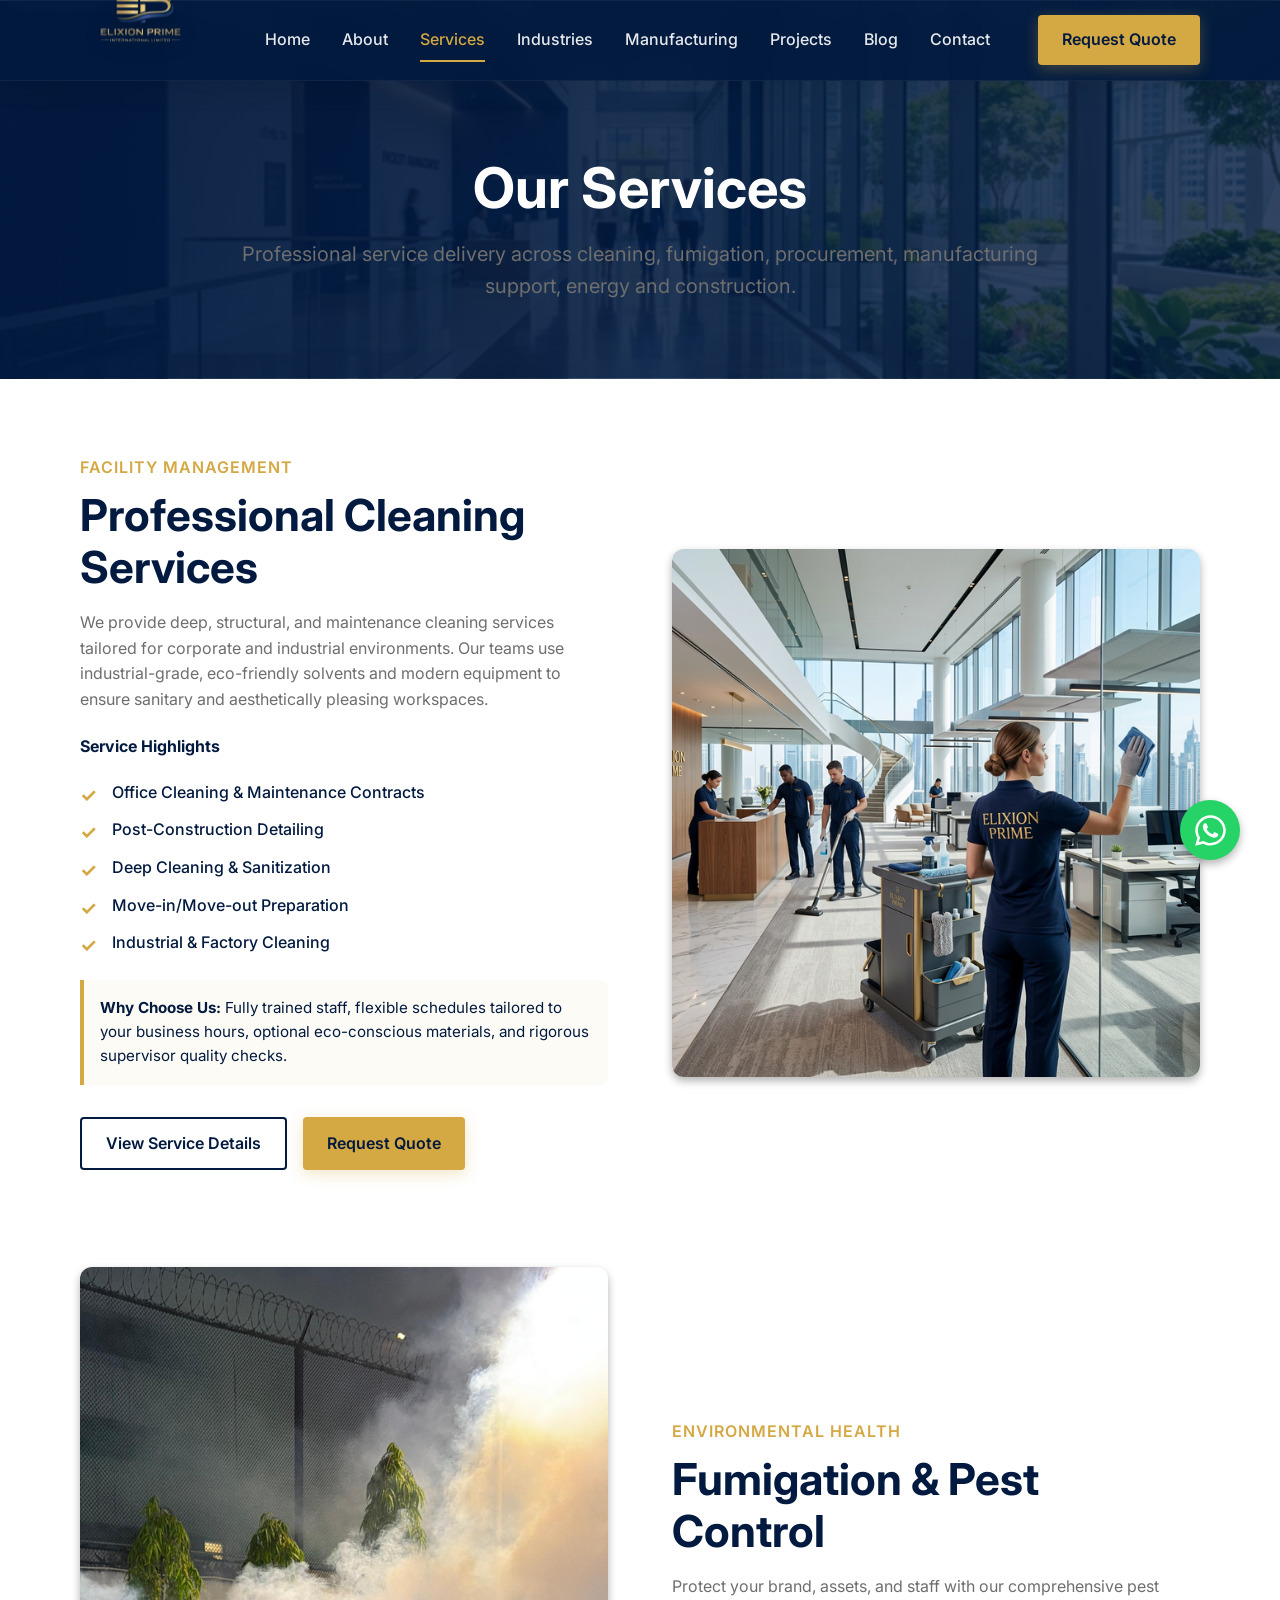
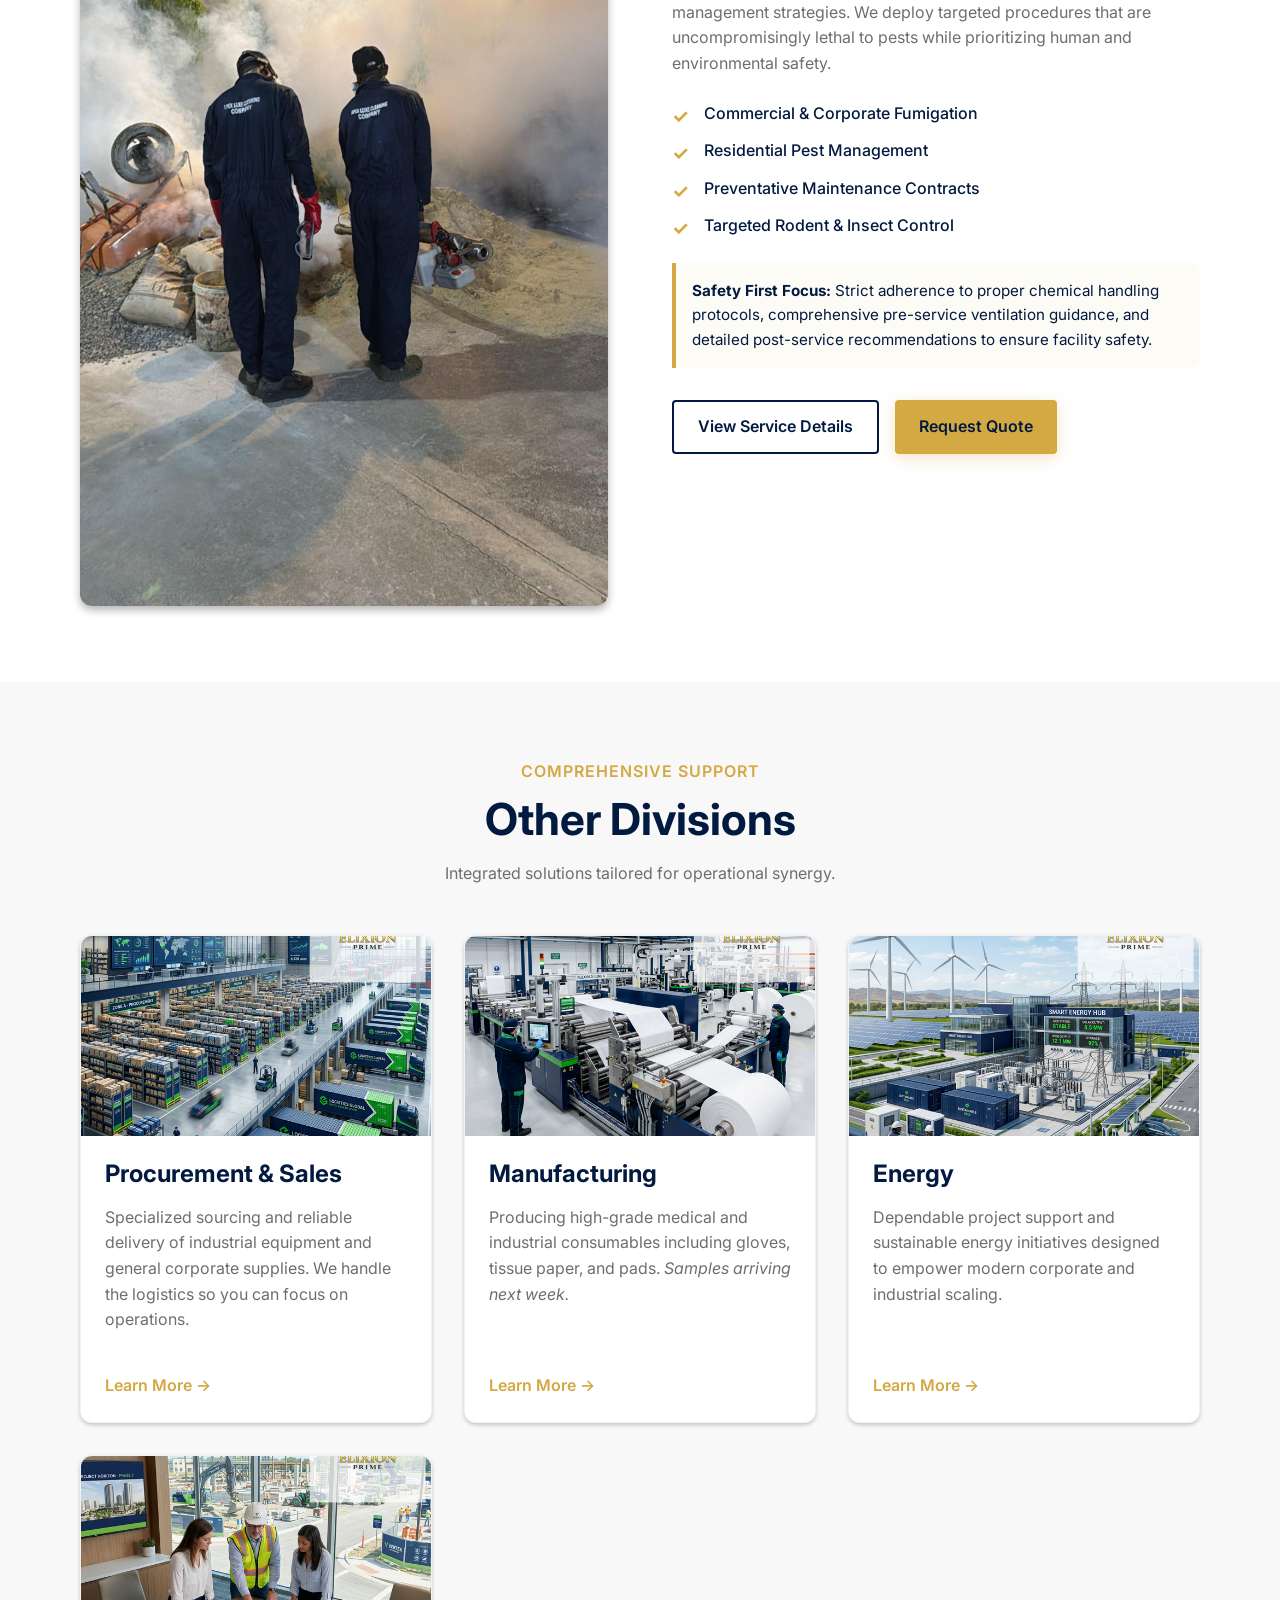
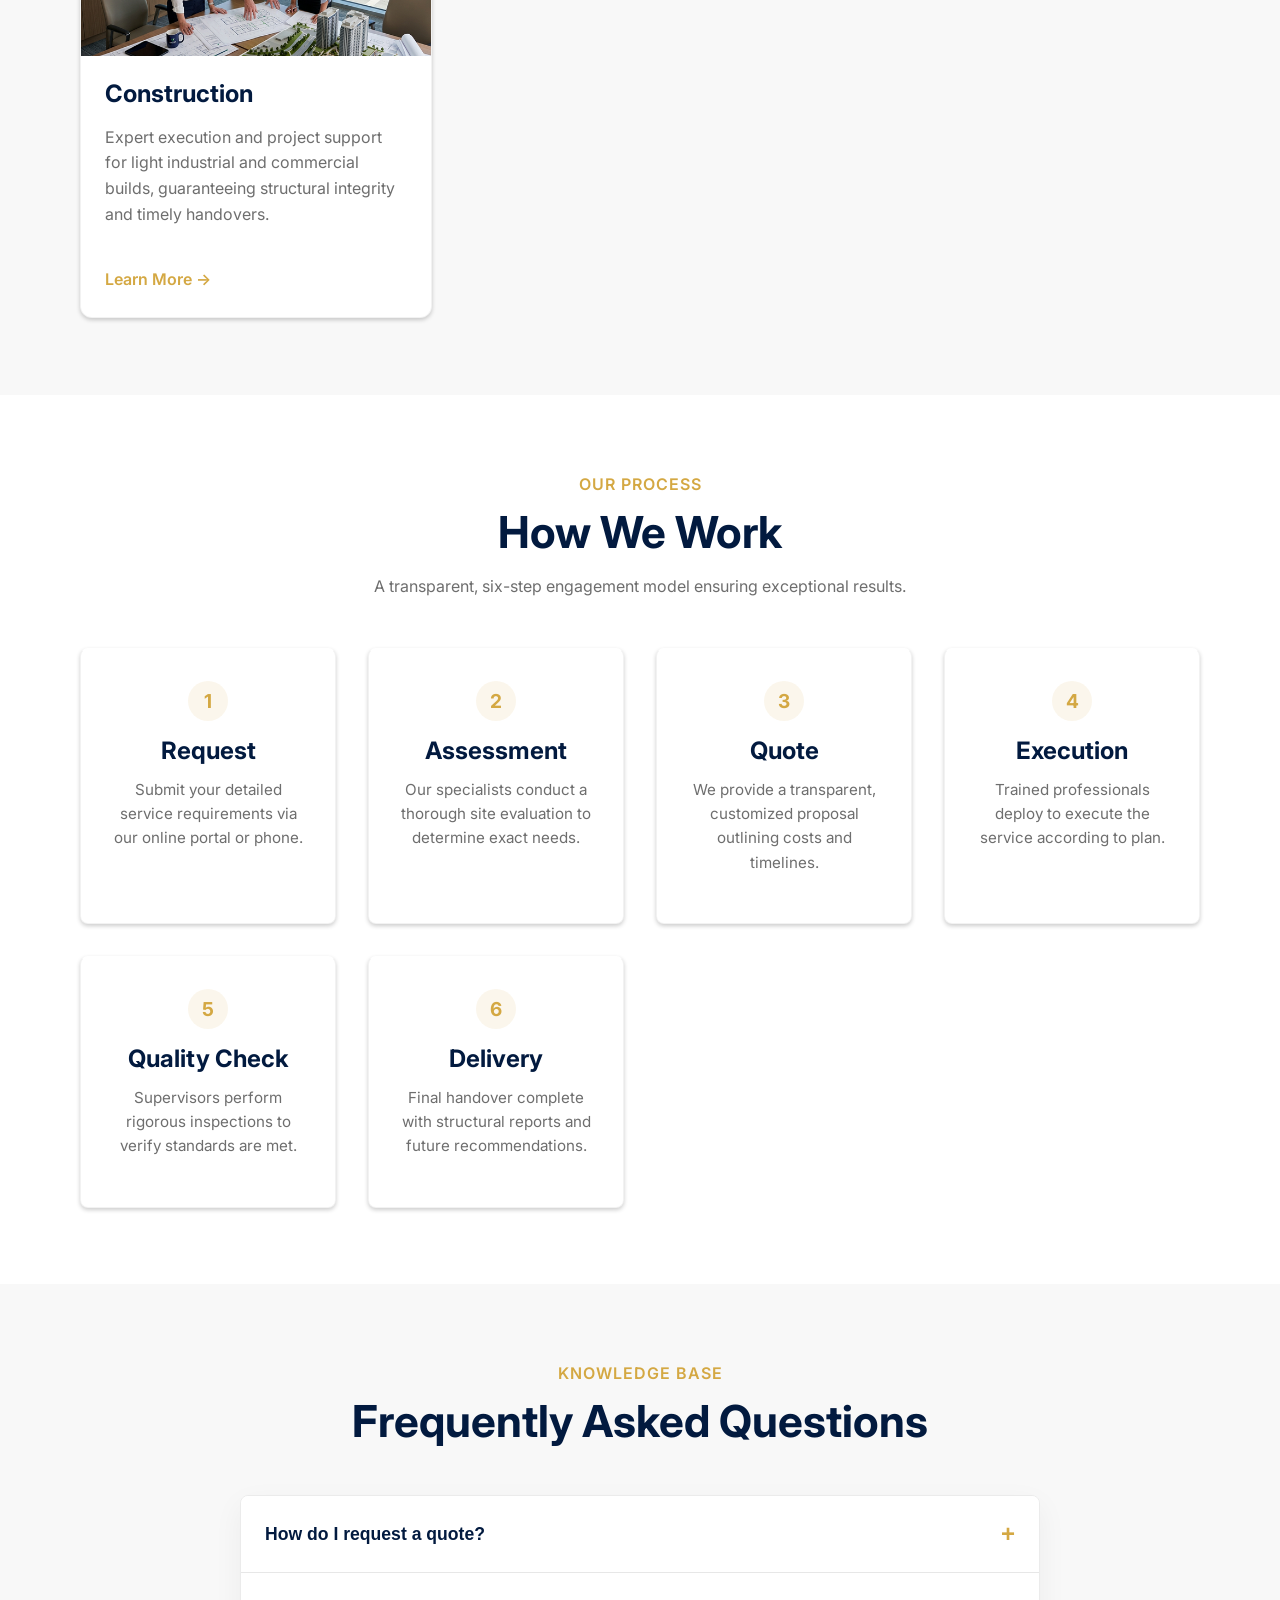
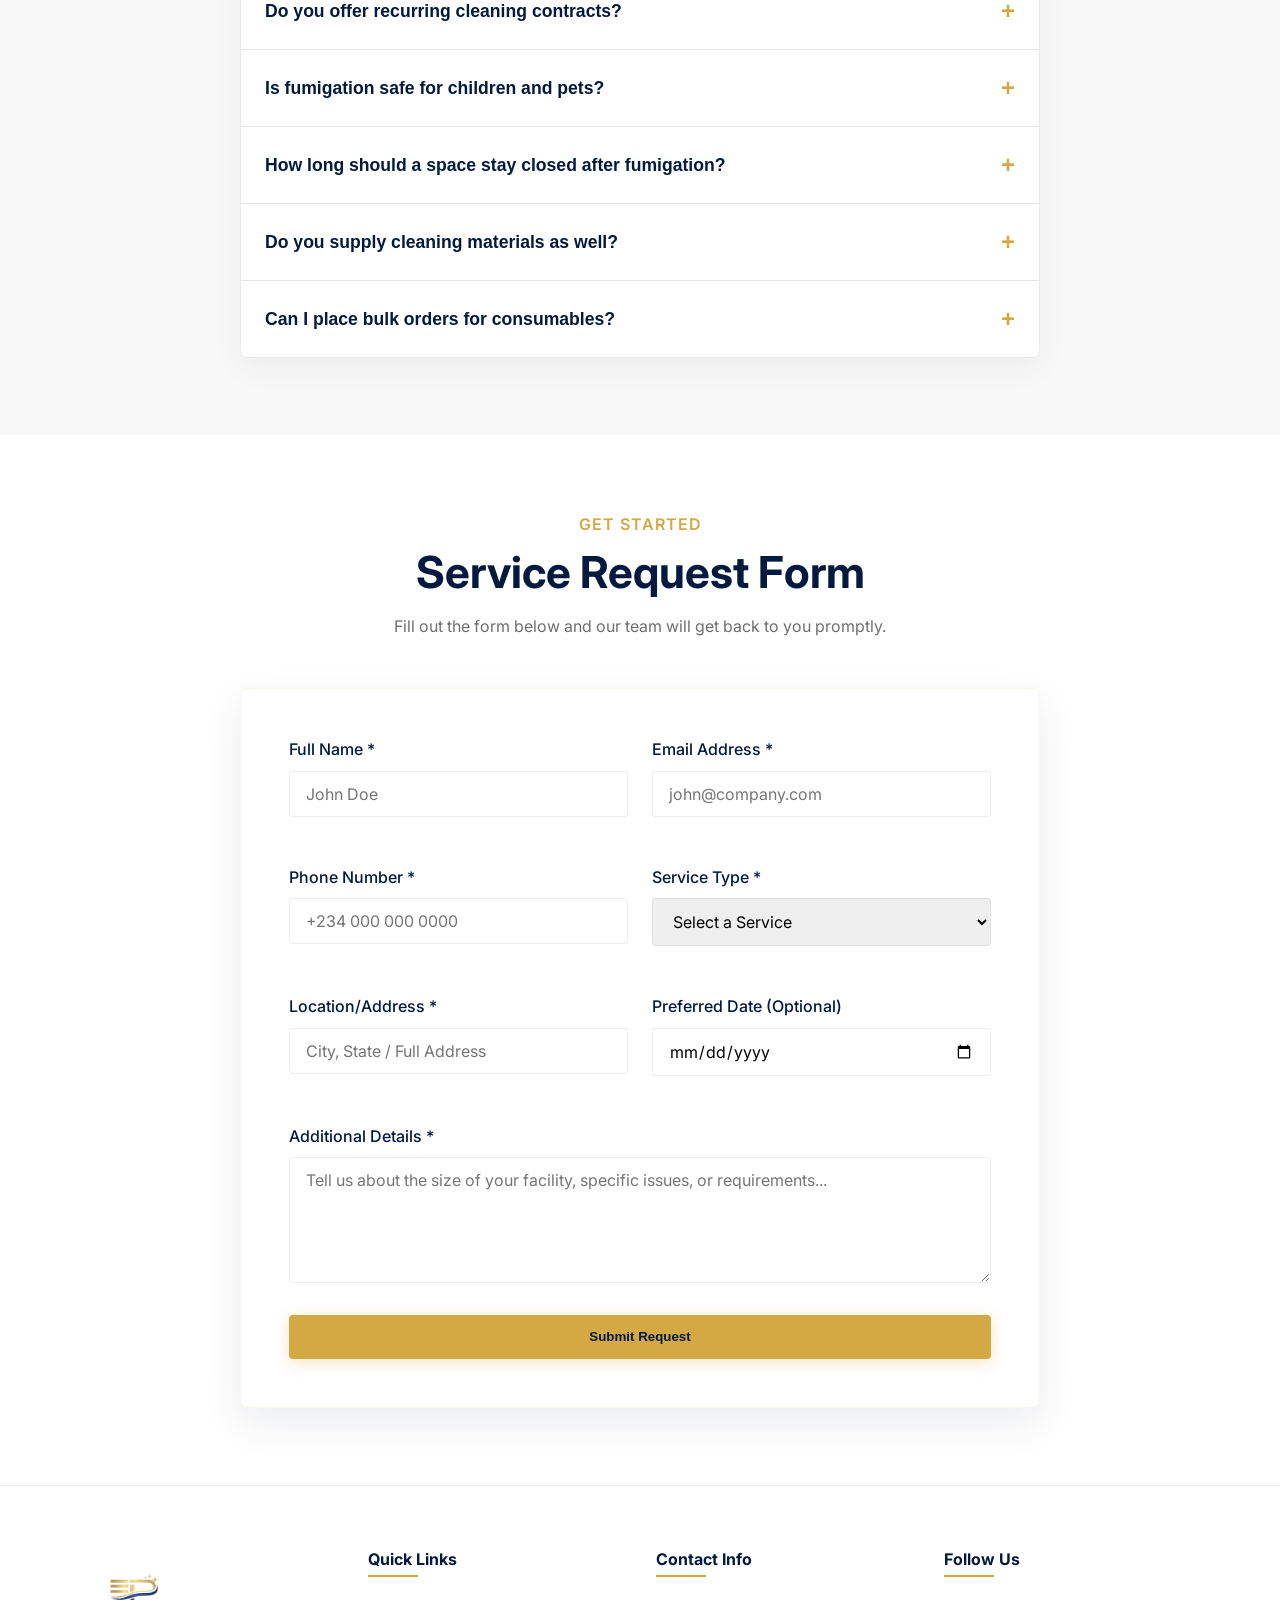
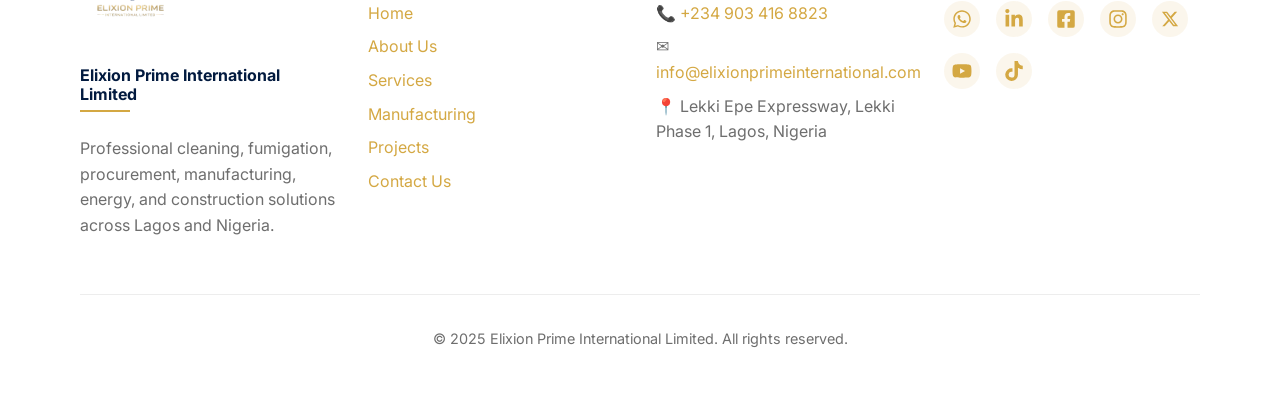
<file: services.html>
<!DOCTYPE html>
<html lang="en">

<head>
    <meta charset="UTF-8">
    <meta name="viewport" content="width=device-width, initial-scale=1.0">
    <title>Professional Cleaning & Fumigation Services | Elixion Prime</title>

    <!-- Open Graph Placeholders -->
    <meta property="og:title" content="Our Services - Elixion Prime">
    <meta property="og:description"
        content="Professional service delivery across cleaning, fumigation, procurement, manufacturing support, energy, and construction.">
    <meta property="og:image" content="logo.png">
    <meta property="og:url" content="https://www.elixionprime.com/services.html">

    <link rel="preconnect" href="https://fonts.googleapis.com">
    <link rel="preconnect" href="https://fonts.gstatic.com" crossorigin>
    <link href="https://fonts.googleapis.com/css2?family=Inter:wght@400;500;600;700;800&display=swap" rel="stylesheet">
    <link rel="stylesheet" href="styles.css">
    <link rel="stylesheet" href="components.css">
    
    <style>
        /* Premium Page Overrides */
        .page-hero {
            position: relative;
            background-color: var(--color-primary) !important;
            background-image: linear-gradient(to right, rgba(2, 26, 63, 0.95) 0%, rgba(2, 26, 63, 0.8) 100%), url('hero-bg.png') !important;
            background-size: cover !important;
            background-position: center !important;
            padding: clamp(8rem, 12vw, 10rem) 0 clamp(4rem, 6vw, 6rem) !important;
            color: var(--color-white) !important;
            margin-top: -80px; /* Pull up behind the transparent header */
            text-align: center;
        }

        .page-hero h1 {
            color: var(--color-white) !important;
            font-size: clamp(2.5rem, 5vw, 3.5rem);
            margin-bottom: 1rem;
            position: relative;
            z-index: 2;
        }

        .page-hero p {
            position: relative;
            z-index: 2;
        }

        .service-block {
            display: grid;
            grid-template-columns: 1fr 1fr;
            gap: 4rem;
            align-items: center;
            margin-bottom: 6rem;
        }

        .service-block:nth-child(even)>div:first-child {
            order: 2;
        }

        .service-block:nth-child(even)>div:last-child {
            order: 1;
        }

        @media (max-width: 992px) {
            .service-block {
                grid-template-columns: 1fr;
                gap: 2rem;
                margin-bottom: 4rem;
            }

            .service-block:nth-child(even)>div:first-child {
                order: 1;
            }

            .service-block:nth-child(even)>div:last-child {
                order: 2;
            }
        }

        .service-features {
            margin-top: 1.5rem;
            list-style: none;
            padding: 0;
        }

        .service-features li {
            margin-bottom: 0.75rem;
            position: relative;
            padding-left: 2rem;
            font-weight: 500;
        }

        .service-features li::before {
            content: '\2713';
            position: absolute;
            left: 0;
            color: var(--color-gold);
            font-weight: bold;
            font-size: 1.2rem;
            top: 0px;
        }

        .service-note {
            background-color: rgba(212, 168, 67, 0.05);
            border-left: 4px solid var(--color-gold);
            padding: 1rem;
            margin-top: 1.5rem;
            border-radius: 0 8px 8px 0;
            font-size: 0.95rem;
        }
        
        .service-block img {
            transition: transform 0.6s ease, box-shadow 0.6s ease;
            will-change: transform;
        }
        
        .service-block img:hover {
            transform: scale(1.03);
            box-shadow: 0 20px 40px rgba(2, 26, 63, 0.15) !important;
        }
    </style>
</head>

<body>

    <!-- Header -->
    <header class="header">
        <div class="container nav-container" style="position: relative;">
            <a href="index.html" class="logo"><img src="logo.png" alt="Elixion Prime logo"></a>
            <nav aria-label="Main Navigation">
                
        <ul class="nav-menu">
          <li><a href="index.html" class="nav-link">Home</a></li>
          <li><a href="about.html" class="nav-link">About</a></li>
          <li class="dropdown">
            <a href="services.html" class="nav-link active">Services</a>
            <div class="dropdown-content">
              <a href="cleaning.html">Professional Cleaning</a>
              <a href="fumigation.html">Fumigation & Pest Control</a>
              <a href="procurement.html">Procurement</a>
              <a href="manufacturing.html">Manufacturing</a>
              <a href="energy.html">Energy</a>
              <a href="construction.html">Construction</a>
            </div>
          </li>
          <li><a href="industries.html" class="nav-link">Industries</a></li>
          <li><a href="manufacturing.html" class="nav-link">Manufacturing</a></li>
          <li><a href="projects.html" class="nav-link">Projects</a></li>
          <li><a href="blog.html" class="nav-link">Blog</a></li>
          <li><a href="contact.html" class="nav-link">Contact</a></li>
          <li><a href="#" onclick="window.open(window.buildWaLink('Hello Elixion Prime, I’d like to request a quote. Service: [Cleaning/Fumigation/Procurement/Manufacturing/Energy/Construction]. Location: [ ].'), '_blank'); return false;" class="btn btn-primary" style="margin-left: 1rem;">Request Quote</a></li>
        </ul>
            </nav>
            <button class="hamburger" aria-expanded="false" aria-label="Toggle navigation">
                &#9776;
            </button>
        </div>
    </header>

    <!-- Page Hero -->
    <section class="page-hero">
        <div class="container">
            <h1>Our Services</h1>
            <p style="font-size: 1.25rem; max-width: 800px; margin: 0 auto; color: #E0E0E0;">Professional service
                delivery across cleaning, fumigation, procurement, manufacturing support, energy and construction.</p>
        </div>
    </section>

    <!-- Primary Services Blocks -->
    <section class="section">
        <div class="container">

            <!-- Cleaning -->
            <div class="service-block premium-animate-up">
                <div>
                    <span class="section-subtitle">Facility Management</span>
                    <h2>Professional Cleaning Services</h2>
                    <p>We provide deep, structural, and maintenance cleaning services tailored for corporate and
                        industrial environments. Our teams use industrial-grade, eco-friendly solvents and modern
                        equipment to ensure sanitary and aesthetically pleasing workspaces.</p>

                    <h4 style="margin-top: 1.5rem; color: var(--color-navy);">Service Highlights</h4>
                    <ul class="service-features">
                        <li>Office Cleaning & Maintenance Contracts</li>
                        <li>Post-Construction Detailing</li>
                        <li>Deep Cleaning & Sanitization</li>
                        <li>Move-in/Move-out Preparation</li>
                        <li>Industrial & Factory Cleaning</li>
                    </ul>

                    <div class="service-note">
                        <strong>Why Choose Us:</strong> Fully trained staff, flexible schedules tailored to your
                        business hours, optional eco-conscious materials, and rigorous supervisor quality checks.
                    </div>

                    <div style="display: flex; gap: 1rem; flex-wrap: wrap; margin-top: 2rem;"><a href="cleaning.html" class="btn btn-secondary">View Service Details</a><a href="#request-form" class="btn btn-primary">Request Quote</a></div>
                </div>
                <div>
                    <img src="srv_cleaning.png" alt="Professional Cleaning"
                        style="border-radius: 12px; box-shadow: var(--shadow-md);" loading="lazy" decoding="async">
                </div>
            </div>

            <!-- Fumigation -->
            <div class="service-block premium-animate-up" style="margin-bottom: 0;">
                <div>
                    <span class="section-subtitle">Environmental Health</span>
                    <h2>Fumigation & Pest Control</h2>
                    <p>Protect your brand, assets, and staff with our comprehensive pest management strategies. We
                        deploy targeted procedures that are uncompromisingly lethal to pests while prioritizing human
                        and environmental safety.</p>

                    <ul class="service-features" style="margin-top: 1.5rem;">
                        <li>Commercial & Corporate Fumigation</li>
                        <li>Residential Pest Management</li>
                        <li>Preventative Maintenance Contracts</li>
                        <li>Targeted Rodent & Insect Control</li>
                    </ul>

                    <div class="service-note">
                        <strong>Safety First Focus:</strong> Strict adherence to proper chemical handling protocols,
                        comprehensive pre-service ventilation guidance, and detailed post-service recommendations to
                        ensure facility safety.
                    </div>

                    <div style="display: flex; gap: 1rem; flex-wrap: wrap; margin-top: 2rem;"><a href="fumigation.html" class="btn btn-secondary">View Service Details</a><a href="#request-form" class="btn btn-primary">Request Quote</a></div>
                </div>
                <div>
                    <img src="fumigation.jpeg" alt="Fumigation"
                        style="border-radius: 12px; box-shadow: var(--shadow-md); width: 100%; object-fit: cover;" loading="lazy" decoding="async">
                </div>
            </div>

        </div>
    </section>

    <!-- Other Divisions (Secondary Grid) -->
    <section class="section" style="background-color: var(--color-off-white);">
        <div class="container">
            <div class="section-header premium-animate-up">
                <span class="section-subtitle">Comprehensive Support</span>
                <h2>Other Divisions</h2>
                <p style="color: var(--color-text-light);">Integrated solutions tailored for operational synergy.</p>
            </div>
            <div class="card-grid">
                <a href="procurement.html" class="card premium-animate-up premium-delay-1">
                    <img src="branded_procurement-service.png" alt="Procurement & Sales" class="card-img"
                        loading="lazy">
                    <div class="card-body">
                        <h3 class="card-title">Procurement & Sales</h3>
                        <p class="card-text">Specialized sourcing and reliable delivery of industrial equipment and
                            general corporate supplies. We handle the logistics so you can focus on operations.</p>
                        <span style="display:inline-block; margin-top: 1rem; color: var(--color-gold); font-weight: 600;">Learn More &rarr;</span>
                    </div>
                </a>
                <a href="manufacturing.html" class="card premium-animate-up premium-delay-2">
                    <img src="branded_manufacturing-service.png" alt="Manufacturing" class="card-img" loading="lazy">
                    <div class="card-body">
                        <h3 class="card-title">Manufacturing</h3>
                        <p class="card-text">Producing high-grade medical and industrial consumables including gloves,
                            tissue paper, and pads. <em>Samples arriving next week.</em></p>
                        <span style="display:inline-block; margin-top: 1rem; color: var(--color-gold); font-weight: 600;">Learn More &rarr;</span>
                    </div>
                </a>
                <a href="energy.html" class="card premium-animate-up premium-delay-3">
                    <img src="branded_energy-service.png" alt="Energy" class="card-img" loading="lazy">
                    <div class="card-body">
                        <h3 class="card-title">Energy</h3>
                        <p class="card-text">Dependable project support and sustainable energy initiatives designed to
                            empower modern corporate and industrial scaling.</p>
                        <span style="display:inline-block; margin-top: 1rem; color: var(--color-gold); font-weight: 600;">Learn More &rarr;</span>
                    </div>
                </a>
                <a href="construction.html" class="card premium-animate-up premium-delay-4">
                    <img src="branded_construction-service.png" alt="Construction" class="card-img" loading="lazy">
                    <div class="card-body">
                        <h3 class="card-title">Construction</h3>
                        <p class="card-text">Expert execution and project support for light industrial and commercial
                            builds, guaranteeing structural integrity and timely handovers.</p>
                        <span style="display:inline-block; margin-top: 1rem; color: var(--color-gold); font-weight: 600;">Learn More &rarr;</span>
                    </div>
                </a>
            </div>
        </div>
    </section>

    <!-- How We Work (Process Section) -->
    <section class="section">
        <div class="container">
            <div class="section-header premium-animate-up">
                <span class="section-subtitle">Our Process</span>
                <h2>How We Work</h2>
                <p style="color: var(--color-text-light);">A transparent, six-step engagement model ensuring exceptional
                    results.</p>
            </div>

            <div class="steps-grid">
                <div class="step-card premium-animate-up premium-delay-1">
                    <span class="step-number">1</span>
                    <h3>Request</h3>
                    <p style="color: var(--color-text-light); font-size: 0.95rem;">Submit your detailed service
                        requirements via our online portal or phone.</p>
                </div>
                <div class="step-card premium-animate-up premium-delay-2">
                    <span class="step-number">2</span>
                    <h3>Assessment</h3>
                    <p style="color: var(--color-text-light); font-size: 0.95rem;">Our specialists conduct a thorough
                        site evaluation to determine exact needs.</p>
                </div>
                <div class="step-card premium-animate-up premium-delay-3">
                    <span class="step-number">3</span>
                    <h3>Quote</h3>
                    <p style="color: var(--color-text-light); font-size: 0.95rem;">We provide a transparent, customized
                        proposal outlining costs and timelines.</p>
                </div>
                <div class="step-card premium-animate-up premium-delay-4">
                    <span class="step-number">4</span>
                    <h3>Execution</h3>
                    <p style="color: var(--color-text-light); font-size: 0.95rem;">Trained professionals deploy to
                        execute the service according to plan.</p>
                </div>
                <div class="step-card premium-animate-up premium-delay-1">
                    <span class="step-number">5</span>
                    <h3>Quality Check</h3>
                    <p style="color: var(--color-text-light); font-size: 0.95rem;">Supervisors perform rigorous
                        inspections to verify standards are met.</p>
                </div>
                <div class="step-card premium-animate-up premium-delay-2">
                    <span class="step-number">6</span>
                    <h3>Delivery</h3>
                    <p style="color: var(--color-text-light); font-size: 0.95rem;">Final handover complete with
                        structural reports and future recommendations.</p>
                </div>
            </div>
        </div>
    </section>

    <!-- FAQ Accordion -->
    <section class="section" style="background-color: var(--color-off-white);">
        <div class="container">
            <div class="section-header premium-animate-up">
                <span class="section-subtitle">Knowledge Base</span>
                <h2>Frequently Asked Questions</h2>
            </div>

            <div class="accordion premium-animate-up" style="max-width: 800px; margin: 0 auto; box-shadow: 0 10px 30px rgba(0,0,0,0.05); border-color: rgba(0,0,0,0.05);">
                <div class="accordion-item">
                    <button class="accordion-btn" aria-expanded="false">How do I request a quote?</button>
                    <div class="accordion-content">
                        <div class="accordion-body">
                            You can request a quote by filling out the service request form below, visiting our Contact
                            page, or calling our dedicated support line. We typically respond to all inquiries within 24
                            hours to schedule an initial assessment.
                        </div>
                    </div>
                </div>
                <div class="accordion-item">
                    <button class="accordion-btn" aria-expanded="false">Do you offer recurring cleaning
                        contracts?</button>
                    <div class="accordion-content">
                        <div class="accordion-body">
                            Yes, we highly recommend recurring contracts for commercial and industrial spaces. We offer
                            flexible scheduling (daily, weekly, monthly) and tailor the contract to ensure zero
                            disruption to your core operations.
                        </div>
                    </div>
                </div>
                <div class="accordion-item">
                    <button class="accordion-btn" aria-expanded="false">Is fumigation safe for children and
                        pets?</button>
                    <div class="accordion-content">
                        <div class="accordion-body">
                            Safety is our priority. While the chemicals used are highly effective against pests, we
                            utilize industry-approved solvents and provide strict pre-ventilation and post-service
                            safety guidelines to ensure the space is completely safe for human and pet occupation before
                            reentry.
                        </div>
                    </div>
                </div>
                <div class="accordion-item">
                    <button class="accordion-btn" aria-expanded="false">How long should a space stay closed after
                        fumigation?</button>
                    <div class="accordion-content">
                        <div class="accordion-body">
                            The exact duration depends on the specific treatment applied and the size of the facility.
                            Generally, we recommend vacating the premises for 4 to 12 hours, followed by a specified
                            ventilation period. Our team provides precise instructions per project.
                        </div>
                    </div>
                </div>
                <div class="accordion-item">
                    <button class="accordion-btn" aria-expanded="false">Do you supply cleaning materials as
                        well?</button>
                    <div class="accordion-content">
                        <div class="accordion-body">
                            Yes, our Procurement division can source and supply premium industrial cleaning materials,
                            PPE, and consumables independently of our contracted cleaning services.
                        </div>
                    </div>
                </div>
                <div class="accordion-item">
                    <button class="accordion-btn" aria-expanded="false">Can I place bulk orders for
                        consumables?</button>
                    <div class="accordion-content">
                        <div class="accordion-body">
                            Absolutely. Our Manufacturing division produces medical and industrial consumables (gloves,
                            tissue paper, pads) built for large-scale distribution. You can request bulk quotes through
                            our sales team.
                        </div>
                    </div>
                </div>
            </div>
        </div>
    </section>

    <!-- Service Request Form Section -->
    <section id="request-form" class="section">
        <div class="container">
            <div class="section-header premium-animate-up">
                <span class="section-subtitle">Get Started</span>
                <h2>Service Request Form</h2>
                <p style="color: var(--color-text-light);">Fill out the form below and our team will get back to you
                    promptly.</p>
            </div>

            <div class="form-container premium-animate-up" style="box-shadow: 0 15px 40px rgba(2, 26, 63, 0.08); border: 1px solid rgba(212, 168, 67, 0.1);">
                <form id="serviceForm" action="mailto:info@elixionprimeinternational.com" method="POST" enctype="text/plain" novalidate>
                    <div style="display: grid; grid-template-columns: repeat(auto-fit, minmax(250px, 1fr)); gap: 1.5rem;">
                        <div class="form-group">
                            <label for="fullName" class="form-label">Full Name *</label>
                            <input type="text" id="fullName" class="form-control" required placeholder="John Doe">
                        </div>
                        <div class="form-group">
                            <label for="email" class="form-label">Email Address *</label>
                            <input type="email" id="email" class="form-control" required placeholder="john@company.com">
                        </div>
                        <div class="form-group">
                            <label for="phone" class="form-label">Phone Number *</label>
                            <input type="tel" id="phone" class="form-control" required placeholder="+234 000 000 0000">
                        </div>
                        <div class="form-group">
                            <label for="serviceType" class="form-label">Service Type *</label>
                            <select id="serviceType" class="form-control" required>
                                <option value="" disabled selected>Select a Service</option>
                                <option value="cleaning">Cleaning Services</option>
                                <option value="fumigation">Fumigation & Pest Control</option>
                                <option value="procurement">Procurement & Sales</option>
                                <option value="manufacturing">Manufacturing (Consumables)</option>
                                <option value="energy">Energy Solutions</option>
                                <option value="construction">Construction</option>
                            </select>
                        </div>
                        <div class="form-group">
                            <label for="location" class="form-label">Location/Address *</label>
                            <input type="text" id="location" class="form-control" required
                                placeholder="City, State / Full Address">
                        </div>
                        <div class="form-group">
                            <label for="prefDate" class="form-label">Preferred Date (Optional)</label>
                            <input type="date" id="prefDate" class="form-control">
                        </div>
                    </div>

                    <div class="form-group" style="margin-top: 1.5rem;">
                        <label for="message" class="form-label">Additional Details *</label>
                        <textarea id="message" class="form-control" required
                            placeholder="Tell us about the size of your facility, specific issues, or requirements..."
                            rows="5"></textarea>
                    </div>

                    <button type="submit" class="btn btn-primary btn-block" style="margin-top: 1rem;">Submit
                        Request</button>
                </form>
            </div>
        </div>
    </section>

    <!-- Footer -->
    <footer class="footer">
        <div class="container">
            <div class="footer-grid">
                <div class="footer-col">
                    <a href="index.html" class="footer-logo"><img src="logo.png" alt="Elixion Prime logo"></a>
                    <h4>Elixion Prime International Limited</h4>
                    <p>Professional cleaning, fumigation, procurement, manufacturing, energy, and construction solutions
                        across Lagos and Nigeria.</p>
                </div>
                <div class="footer-col">
                    <h4>Quick Links</h4>
                    <ul>
                        <li><a href="index.html">Home</a></li>
                        <li><a href="about.html">About Us</a></li>
                        <li><a href="services.html">Services</a></li>
                        <li><a href="manufacturing.html">Manufacturing</a></li>
                        <li><a href="projects.html">Projects</a></li>
                        <li><a href="contact.html">Contact Us</a></li>
                    </ul>
                </div>
                <div class="footer-col">
                    <h4>Contact Info</h4>
                    <ul>
                        <li>&#128222; <a href="tel:+2349034168823">+234 903 416 8823</a></li>
                        <li>&#9993; <a
                                href="mailto:info@elixionprimeinternational.com">info@elixionprimeinternational.com</a>
                        </li>
                        <li>&#128205; Lekki Epe Expressway, Lekki Phase 1, Lagos, Nigeria</li>
                    </ul>
                </div>
                <div class="footer-col">
                    <h4>Follow Us</h4>
                    <div style="display: flex; gap: 1rem; margin-top: 0.5rem; flex-wrap: wrap;">
            <a href="https://wa.me/2349034168823" target="_blank" rel="noopener" aria-label="WhatsApp" style="display:flex; align-items:center; justify-content:center; width:36px; height:36px; border-radius:50%; background:rgba(212,168,67,0.1); color:var(--color-gold); transition:all 0.3s ease;">
                <svg width="20" height="20" fill="currentColor" viewBox="0 0 448 512"><path d="M380.9 97.1C339 55.1 283.2 32 223.9 32c-122.4 0-222 99.6-222 222 0 39.1 10.2 77.3 29.6 111L0 480l117.7-30.9c32.4 17.7 68.9 27 106.1 27h.1c122.3 0 224.1-99.6 224.1-222 0-59.3-25.2-115-67.1-157.1zm-157 341.6c-33.2 0-65.7-8.9-94-25.7l-6.7-4-69.8 18.3L72 359.2l-4.4-7c-18.5-29.4-28.2-63.3-28.2-98.2 0-101.7 82.8-184.5 184.6-184.5 49.3 0 95.6 19.2 130.4 54.1 34.8 34.9 56.2 81.2 56.1 130.5 0 101.8-84.9 184.6-186.6 184.6zm101.2-138.2c-5.5-2.8-32.8-16.2-37.9-18-5.1-1.9-8.8-2.8-12.5 2.8-3.7 5.6-14.3 18-17.6 21.8-3.2 3.7-6.5 4.2-12 1.4-32.6-16.3-54-29.1-75.5-66-5.7-9.8 5.7-9.1 16.3-30.3 1.8-3.7.9-6.9-.5-9.7-1.4-2.8-12.5-30.1-17.1-41.2-4.5-10.8-9.1-9.3-12.5-9.5-3.2-.2-6.9-.2-10.6-.2-3.7 0-9.7 1.4-14.8 6.9-5.1 5.6-19.4 19-19.4 46.3 0 27.3 19.9 53.7 22.6 57.4 2.8 3.7 39.1 59.7 94.8 83.8 35.2 15.2 49 16.5 66.6 13.9 10.7-1.6 32.8-13.4 37.4-26.4 4.6-13 4.6-24.1 3.2-26.4-1.3-2.5-5-3.9-10.5-6.6z"/></svg>
            </a>
            <a href="https://linkedin.com/company/elixionprime" target="_blank" rel="noopener" aria-label="LinkedIn" style="display:flex; align-items:center; justify-content:center; width:36px; height:36px; border-radius:50%; background:rgba(212,168,67,0.1); color:var(--color-gold); transition:all 0.3s ease;">
                <svg width="20" height="20" fill="currentColor" viewBox="0 0 448 512"><path d="M100.28 448H7.4V148.9h92.88zM53.79 108.1C24.09 108.1 0 83.5 0 53.8a53.79 53.79 0 0 1 107.58 0c0 29.7-24.1 54.3-53.79 54.3zM447.9 448h-92.68V302.4c0-34.7-.7-79.2-48.29-79.2-48.29 0-55.69 37.7-55.69 76.7V448h-92.78V148.9h89.08v40.8h1.3c12.4-23.5 42.69-48.3 87.88-48.3 94 0 111.28 61.9 111.28 142.3V448z"/></svg>
            </a>
            <a href="https://facebook.com/elixionprime" target="_blank" rel="noopener" aria-label="Facebook" style="display:flex; align-items:center; justify-content:center; width:36px; height:36px; border-radius:50%; background:rgba(212,168,67,0.1); color:var(--color-gold); transition:all 0.3s ease;">
                <svg width="20" height="20" fill="currentColor" viewBox="0 0 448 512"><path d="M400 32H48A48 48 0 0 0 0 80v352a48 48 0 0 0 48 48h137.25V327.69h-63V256h63v-54.64c0-62.15 37-96.48 93.67-96.48 27.14 0 55.52 4.84 55.52 4.84v61h-31.28c-30.8 0-40.41 19.12-40.41 38.73V256h68.78l-11 71.69h-57.78V480H400a48 48 0 0 0 48-48V80a48 48 0 0 0-48-48z"/></svg>
            </a>
            <a href="https://instagram.com/elixionprime" target="_blank" rel="noopener" aria-label="Instagram" style="display:flex; align-items:center; justify-content:center; width:36px; height:36px; border-radius:50%; background:rgba(212,168,67,0.1); color:var(--color-gold); transition:all 0.3s ease;">
                <svg width="20" height="20" fill="currentColor" viewBox="0 0 448 512"><path d="M224.1 141c-63.6 0-114.9 51.3-114.9 114.9s51.3 114.9 114.9 114.9S339 319.5 339 255.9 287.7 141 224.1 141zm0 189.6c-41.1 0-74.7-33.5-74.7-74.7s33.5-74.7 74.7-74.7 74.7 33.5 74.7 74.7-33.6 74.7-74.7 74.7zm146.4-194.3c0 14.9-12 26.8-26.8 26.8-14.9 0-26.8-12-26.8-26.8s12-26.8 26.8-26.8 26.8 12 26.8 26.8zm76.1 27.2c-1.7-35.9-9.9-67.7-36.2-93.9-26.2-26.2-58-34.4-93.9-36.2-37-2.1-147.9-2.1-184.9 0-35.8 1.7-67.6 9.9-93.9 36.1s-34.4 58-36.2 93.9c-2.1 37-2.1 147.9 0 184.9 1.7 35.9 9.9 67.7 36.2 93.9s58 34.4 93.9 36.2c37 2.1 147.9 2.1 184.9 0 35.9-1.7 67.7-9.9 93.9-36.2 26.2-26.2 34.4-58 36.2-93.9 2.1-37 2.1-147.8 0-184.8zM398.8 388c-7.8 19.6-22.9 34.7-42.6 42.6-29.5 11.7-99.5 9-132.1 9s-102.7 2.6-132.1-9c-19.6-7.8-34.7-22.9-42.6-42.6-11.7-29.5-9-99.5-9-132.1s-2.6-102.7 9-132.1c7.8-19.6 22.9-34.7 42.6-42.6 29.5-11.7 99.5-9 132.1-9s102.7-2.6 132.1 9c19.6 7.8 34.7 22.9 42.6 42.6 11.7 29.5 9 99.5 9 132.1s2.7 102.7-9 132.1z"/></svg>
            </a>
            <a href="https://x.com/elixionprime" target="_blank" rel="noopener" aria-label="X (Twitter)" style="display:flex; align-items:center; justify-content:center; width:36px; height:36px; border-radius:50%; background:rgba(212,168,67,0.1); color:var(--color-gold); transition:all 0.3s ease;">
                <svg width="18" height="18" fill="currentColor" viewBox="0 0 512 512"><path d="M389.2 48h70.6L305.6 224.2 487 464H345L233.7 318.6 106.5 464H35.8L200.7 275.5 26.8 48H172.4L272.9 180.9 389.2 48zM364.4 421.8h39.1L151.1 88h-42L364.4 421.8z"/></svg>
            </a>
            <a href="https://youtube.com/@elixionprime" target="_blank" rel="noopener" aria-label="YouTube" style="display:flex; align-items:center; justify-content:center; width:36px; height:36px; border-radius:50%; background:rgba(212,168,67,0.1); color:var(--color-gold); transition:all 0.3s ease;">
                <svg width="20" height="20" fill="currentColor" viewBox="0 0 576 512"><path d="M549.7 124.1c-6.3-23.7-24.8-42.3-48.3-48.6C458.8 64 288 64 288 64S117.2 64 74.6 75.5c-23.5 6.3-42 24.9-48.3 48.6-11.4 42.9-11.4 132.3-11.4 132.3s0 89.4 11.4 132.3c6.3 23.7 24.8 41.5 48.3 47.8C117.2 448 288 448 288 448s170.8 0 213.4-11.5c23.5-6.3 42-24.1 48.3-47.8 11.4-42.9 11.4-132.3 11.4-132.3s0-89.4-11.4-132.3zm-317.5 213.5V175.2l142.7 81.2-142.7 81.2z"/></svg>
            </a>
            <a href="https://tiktok.com/@elixionprime" target="_blank" rel="noopener" aria-label="TikTok" style="display:flex; align-items:center; justify-content:center; width:36px; height:36px; border-radius:50%; background:rgba(212,168,67,0.1); color:var(--color-gold); transition:all 0.3s ease;">
                <svg width="20" height="20" fill="currentColor" viewBox="0 0 448 512"><path d="M448,209.91a210.06,210.06,0,0,1-122.77-39.25V349.38A162.55,162.55,0,1,1,185,188.31V278.2a74.62,74.62,0,1,0,52.23,71.18V0l88,0a121.18,121.18,0,0,0,1.86,22.17h0A122.18,122.18,0,0,0,381,102.39a121.43,121.43,0,0,0,67,20.14Z"/></svg>
            </a>
          </div>
                </div>
            </div>
            <div class="footer-bottom">
                <p>&copy; 2025 Elixion Prime International Limited. All rights reserved.</p>
            </div>
        </div>
    </footer>

    <!-- WhatsApp Float -->
    <a href="https://wa.me/2349034168823" class="whatsapp-float" aria-label="Chat with Elixion on WhatsApp"
        target="_blank" rel="noopener">
        <svg xmlns="http://www.w3.org/2000/svg" viewBox="0 0 448 512">
            <path
                d="M380.9 97.1C339 55.1 283.2 32 223.9 32c-122.4 0-222 99.6-222 222 0 39.1 10.2 77.3 29.6 111L0 480l117.7-30.9c32.4 17.7 68.9 27 106.1 27h.1c122.3 0 224.1-99.6 224.1-222 0-59.3-25.2-115-67.1-157.1zm-157 341.6c-33.2 0-65.7-8.9-94-25.7l-6.7-4-69.8 18.3L72 359.2l-4.4-7c-18.5-29.4-28.2-63.3-28.2-98.2 0-101.7 82.8-184.5 184.6-184.5 49.3 0 95.6 19.2 130.4 54.1 34.8 34.9 56.2 81.2 56.1 130.5 0 101.8-84.9 184.6-186.6 184.6zm101.2-138.2c-5.5-2.8-32.8-16.2-37.9-18-5.1-1.9-8.8-2.8-12.5 2.8-3.7 5.6-14.3 18-17.6 21.8-3.2 3.7-6.5 4.2-12 1.4-32.6-16.3-54-29.1-75.5-66-5.7-9.8 5.7-9.1 16.3-30.3 1.8-3.7.9-6.9-.5-9.7-1.4-2.8-12.5-30.1-17.1-41.2-4.5-10.8-9.1-9.3-12.5-9.5-3.2-.2-6.9-.2-10.6-.2-3.7 0-9.7 1.4-14.8 6.9-5.1 5.6-19.4 19-19.4 46.3 0 27.3 19.9 53.7 22.6 57.4 2.8 3.7 39.1 59.7 94.8 83.8 35.2 15.2 49 16.5 66.6 13.9 10.7-1.6 32.8-13.4 37.4-26.4 4.6-13 4.6-24.1 3.2-26.4-1.3-2.5-5-3.9-10.5-6.6z" />
        </svg>
    </a>

    <script type="module" src="whatsapp.js" defer></script>
    <script src="main.js" defer></script>
    <script type="module" src="form.js" defer></script>

    <!-- Premium Enhancements & Animations -->
    <style>
        /* 1. Premium Header Layout & Breakout Logo Positioning */
        .header {
            background: rgba(2, 26, 63, 0.9) !important;
            backdrop-filter: blur(12px);
            -webkit-backdrop-filter: blur(12px);
            border-bottom: 1px solid rgba(255, 255, 255, 0.05);
            box-shadow: 0 4px 30px rgba(0, 0, 0, 0.1);
            position: sticky;
            top: 0;
            z-index: 1000;
        }

        .logo {
            position: relative;
            display: flex;
            align-items: center;
            height: 80px; 
            width: 140px; 
        }

        .logo img {
            position: absolute;
            top: 20px; 
            height: 120px !important;
            transition: transform 0.4s cubic-bezier(0.175, 0.885, 0.32, 1.275), filter 0.3s !important;
            transform-origin: top left;
            filter: drop-shadow(0 4px 10px rgba(0,0,0,0.3));
            z-index: 1001; 
        }

        @media (max-width: 768px) {
            .logo img {
                height: 80px !important;
                top: 50%;
                transform: translateY(-50%) !important;
            }
        }

        .footer-logo img {
            height: 100px !important;
            transition: transform 0.4s cubic-bezier(0.175, 0.885, 0.32, 1.275) !important;
            transform-origin: center center;
        }

            .logo img {
        /* Premium Background Hover Mechanics */
        border-radius: 100px;
        padding: 0;
        transition: transform 0.4s cubic-bezier(0.175, 0.885, 0.32, 1.275), filter 0.3s, background-color 0.4s, padding 0.4s !important;
    }

    .logo img:hover {
        transform: scale(1.05) !important;
        background-color: #ffffff;
        padding: 10px;
        box-shadow: 0 8px 25px rgba(0,0,0,0.15);
    }
    
    .footer-logo img:hover {
        transform: scale(1.05) !important;
    }

        /* 2. Glassmorphism navigation links */
        .nav-link {
            color: #fff !important; 
            opacity: 0.9;
        }
        .nav-link:hover, .nav-link.active {
            color: var(--color-gold) !important;
            opacity: 1;
        }

        /* 3. Advanced Button "Shine" Animation */
        .btn-primary {
            background: var(--color-gold) !important;
            color: var(--color-primary) !important;
            position: relative;
            overflow: hidden;
            z-index: 1;
            transform-style: preserve-3d;
            border: none;
            box-shadow: 0 4px 15px rgba(212, 168, 67, 0.3);
        }

        .btn-primary:hover {
            transform: translateY(-2px);
            box-shadow: 0 8px 25px rgba(212, 168, 67, 0.4);
        }

        .btn-primary::after {
            content: '';
            position: absolute;
            top: 0;
            left: -100%;
            width: 50%;
            height: 100%;
            background: linear-gradient(to right, rgba(255, 255, 255, 0) 0%, rgba(255, 255, 255, 0.5) 50%, rgba(255, 255, 255, 0) 100%);
            transform: skewX(-25deg);
            animation: shine 4s infinite;
            z-index: -1;
        }

        @keyframes shine {
            0% { left: -100%; }
            20% { left: 200%; }
            100% { left: 200%; }
        }

        /* 4. Advanced Card Hover Micro-interactions */
        .card {
            transition: transform 0.5s cubic-bezier(0.175, 0.885, 0.32, 1.275), box-shadow 0.5s ease;
            will-change: transform;
            border: 1px solid rgba(0,0,0,0.05);
            border-radius: 12px;
            overflow: hidden;
        }
        
        .card .card-img {
            transition: transform 0.6s ease;
        }

        .card:hover {
            transform: translateY(-10px);
            box-shadow: 0 20px 40px rgba(2, 26, 63, 0.08), 0 5px 15px rgba(2, 26, 63, 0.05);
            border-color: rgba(212, 168, 67, 0.3);
        }
        
        .card:hover .card-img {
            transform: scale(1.05);
        }

        /* Timeline / Process Enhancements */
        .step-card {
            transition: transform 0.3s ease, border-color 0.3s ease;
            border-top-color: transparent !important;
            border: 1px solid rgba(0,0,0,0.05);
        }
        .step-card:hover {
            transform: translateY(-8px);
            border-color: var(--color-gold);
            box-shadow: 0 15px 30px rgba(2, 26, 63, 0.08);
        }
        .step-number {
            transition: background-color 0.3s ease, color 0.3s ease, transform 0.3s ease;
            background-color: rgba(212, 168, 67, 0.1) !important;
            color: var(--color-gold) !important;
        }
        .step-card:hover .step-number {
            background-color: var(--color-gold) !important;
            color: var(--color-primary) !important;
            transform: scale(1.1);
        }

        /* 5. Scroll Animations */
        .premium-animate-up {
            opacity: 0;
            transform: translateY(40px);
            transition: opacity 0.8s cubic-bezier(0.25, 0.46, 0.45, 0.94),
                transform 0.8s cubic-bezier(0.25, 0.46, 0.45, 0.94);
            will-change: opacity, transform;
        }

        .premium-animate-up.is-visible {
            opacity: 1;
            transform: translateY(0);
        }

        .premium-delay-1 { transition-delay: 0.1s; }
        .premium-delay-2 { transition-delay: 0.2s; }
        .premium-delay-3 { transition-delay: 0.3s; }
        .premium-delay-4 { transition-delay: 0.4s; }

        html {
            scroll-behavior: smooth;
        }
        
        .card-img {
            background: var(--color-off-white);
        }
    </style>

    <script>
        document.addEventListener("DOMContentLoaded", () => {
            // Setup Elements for Animation
            const targets = document.querySelectorAll('.section-header, .service-block, .card, .step-card, .accordion, .form-container');

            targets.forEach((el, index) => {
                // Ignore elements that already have the class manually appended
                if(!el.classList.contains('premium-animate-up')) {
                    el.classList.add('premium-animate-up');
                }
                
                // Staggered delay logic for grids
                if (el.parentElement && (el.parentElement.classList.contains('card-grid') || el.parentElement.classList.contains('steps-grid'))) {
                    const siblingIndex = Array.from(el.parentElement.children).indexOf(el);
                    const delayClass = 'premium-delay-' + ((siblingIndex % 4) + 1);
                    if(!el.classList.contains(delayClass) && !el.classList.toString().match(/premium-delay-\d/)) {
                        el.classList.add(delayClass);
                    }
                }
            });

            const observerOptions = {
                root: null,
                rootMargin: '0px 0px -10% 0px',
                threshold: 0.1
            };

            const observer = new IntersectionObserver((entries, observer) => {
                entries.forEach(entry => {
                    if (entry.isIntersecting) {
                        entry.target.classList.add('is-visible');
                        observer.unobserve(entry.target);
                    }
                });
            }, observerOptions);

            document.querySelectorAll('.premium-animate-up').forEach(el => {
                const rect = el.getBoundingClientRect();
                if (rect.top < window.innerHeight) {
                    setTimeout(() => { el.classList.add('is-visible'); }, 50);
                } else {
                    observer.observe(el);
                }
            });
        });
    </script>
</body>

</html>
</file>
<file: styles.css>
/* Base and Reset */
:root {
  /* Brand Color Tokens */
  --color-primary: #021A3F;
  --color-gold: #D4A843;
  --color-gold-dark: #B88A2E;
  --color-gold-light: #F3D37A;
  --color-silver-light: #D9D9D9;
  --color-silver-medium: #A6A6A6;
  --color-silver-dark: #6E6E6E;
  --color-star: #FFD966;

  /* Legacy variable mappings (to reduce changes needed in components) */
  --color-navy: var(--color-primary);
  --color-navy-light: #032454; /* Slightly lighter navy for contrast areas */
  --color-white: #FFFFFF;
  --color-off-white: #F8F8F8;
  --color-green: var(--color-gold);
  --color-green-dark: var(--color-gold-dark);
  --color-text-main: var(--color-primary);
  --color-text-light: var(--color-silver-dark);
  --color-border: rgba(166, 166, 166, 0.2);

  --font-primary: 'Inter', sans-serif;

  --shadow-sm: 0 2px 4px rgba(0, 0, 0, 0.2);
  --shadow-md: 0 4px 8px rgba(0, 0, 0, 0.3);
  --shadow-lg: 0 8px 16px rgba(0, 0, 0, 0.4);

  --transition: all 0.3s ease;

  --container-width: 1120px;
}

* {
  margin: 0;
  padding: 0;
  box-sizing: border-box;
}

*:focus-visible {
  outline: 2px solid var(--color-star);
  outline-offset: 2px;
}

body {
  font-family: var(--font-primary);
  color: var(--color-text-main);
  background-color: var(--color-white);
  line-height: 1.6;
}

a {
  text-decoration: none;
  color: var(--color-gold);
  transition: var(--transition);
}

a:hover {
  color: var(--color-star);
}

ul {
  list-style: none;
}

img {
  max-width: 100%;
  height: auto;
  display: block;
}

/* Typography */
h1,
h2,
h3,
h4,
h5,
h6 {
  color: var(--color-primary);
  font-weight: 700;
  line-height: 1.2;
}

h1 {
  font-size: clamp(2.5rem, 5vw, 3.5rem);
  margin-bottom: 1rem;
}

h2 {
  font-size: clamp(2rem, 4vw, 2.75rem);
  margin-bottom: 1rem;
}

h3 {
  font-size: clamp(1.25rem, 3vw, 1.5rem);
  margin-bottom: 0.75rem;
}

p {
  color: var(--color-text-light);
  margin-bottom: 1rem;
}

/* Layout Grid */
.container {
  width: min(var(--container-width), 92%);
  margin: 0 auto;
}

.section {
  padding-block: clamp(3rem, 6vw, 5rem);
}

/* Header */
.header {
  background-color: var(--color-primary);
  box-shadow: 0 1px 0 var(--color-border);
  position: sticky;
  top: 0;
  width: 100%;
  z-index: 1000;
}

.nav-container {
  display: flex;
  justify-content: space-between;
  align-items: center;
  height: 80px;
}

.logo {
  font-size: 1.5rem;
  font-weight: 800;
  color: var(--color-silver-light);
  display: flex;
  align-items: center;
  gap: 0.5rem;
}

.logo img {
  height: 60px;
  width: auto;
  object-fit: contain;
}

.logo span {
  color: var(--color-gold);
}

.footer-logo {
  display: inline-flex;
  align-items: center;
  margin-bottom: 1rem;
}

.footer-logo img {
  height: 60px;
  width: auto;
  object-fit: contain;
}

.nav-menu {
  display: flex;
  gap: 2rem;
  align-items: center;
}

.nav-link {
  font-weight: 500;
  color: var(--color-silver-light);
  position: relative;
  padding: 0.5rem 0;
  min-height: 44px;
  /* Touch target */
  display: flex;
  align-items: center;
}

.nav-link::after {
  content: '';
  position: absolute;
  width: 0;
  height: 2px;
  bottom: 0;
  left: 0;
  background-color: var(--color-gold);
  transition: var(--transition);
}

.nav-link:hover::after,
.nav-link.active::after {
  width: 100%;
}

.nav-link:hover,
.nav-link.active {
  color: var(--color-gold);
}

.hamburger {
  display: none;
  cursor: pointer;
  background: none;
  border: none;
  font-size: 1.5rem;
  color: var(--color-silver-light);
}

/* Footer */
.footer {
  background-color: var(--color-white);
  border-top: 1px solid var(--color-border);
  color: var(--color-text-light);
  padding: 4rem 0 2rem;
}

.footer-grid {
  display: grid;
  grid-template-columns: repeat(auto-fit, minmax(250px, 1fr));
  gap: 2rem;
  margin-bottom: 3rem;
}

.footer-col h4 {
  color: var(--color-primary);
  margin-bottom: 1.5rem;
  position: relative;
  padding-bottom: 0.5rem;
}

.footer-col h4::after {
  content: '';
  position: absolute;
  left: 0;
  bottom: 0;
  width: 50px;
  height: 2px;
  background-color: var(--color-gold);
}

.footer-col p,
.footer-col li {
  color: var(--color-text-light);
  margin-bottom: 0.5rem;
}

.footer-col a:hover {
  color: var(--color-green);
}

.footer-bottom {
  text-align: center;
  padding-top: 2rem;
  border-top: 1px solid var(--color-border);
  color: var(--color-text-light);
  font-size: 0.9rem;
}

/* Responsive */
@media (max-width: 992px) {
  .nav-menu {
    position: fixed;
    top: 80px;
    left: -100%;
    width: 100%;
    height: calc(100vh - 80px);
    background-color: var(--color-primary);
    flex-direction: column;
    align-items: center;
    padding-top: 2rem;
    transition: var(--transition);
    box-shadow: var(--shadow-md);
  }

  .nav-menu.active {
    left: 0;
  }

  .hamburger {
    display: block;
    min-height: 44px;
    /* Touch target */
    min-width: 44px;
  }
}

@media (max-width: 768px) {
  /* Headings handled via clamp now */
}
</file>
<file: components.css>
/* Buttons */
.btn {
    display: inline-flex;
    align-items: center;
    justify-content: center;
    min-height: 44px;
    padding: 0.75rem 1.5rem;
    border-radius: 4px;
    font-weight: 600;
    text-align: center;
    cursor: pointer;
    border: none;
    transition: var(--transition);
}

.btn-primary {
    background-color: var(--color-green);
    color: var(--color-white);
}

.btn-primary:hover {
    background-color: var(--color-green-dark);
    transform: translateY(-2px);
    box-shadow: var(--shadow-md);
}

.btn-secondary {
    background-color: transparent;
    color: var(--color-navy);
    border: 2px solid var(--color-navy);
}

.btn-secondary:hover {
    background-color: var(--color-navy);
    color: var(--color-white);
}

.btn-outline {
    background-color: transparent;
    color: var(--color-green);
    border: 2px solid var(--color-green);
}

.btn-outline:hover {
    background-color: var(--color-green);
    color: var(--color-white);
}

.btn-block {
    display: block;
    width: 100%;
}

/* Cards */
.card-grid {
    display: grid;
    grid-template-columns: repeat(auto-fit, minmax(min(100%, 300px), 1fr));
    gap: 2rem;
}

.card {
    background-color: var(--color-white);
    border-radius: 8px;
    overflow: hidden;
    box-shadow: var(--shadow-sm);
    transition: var(--transition);
    height: 100%;
    display: flex;
    flex-direction: column;
}

.card:hover {
    transform: translateY(-5px);
    box-shadow: var(--shadow-lg);
}

.card-img {
    height: 200px;
    width: 100%;
    object-fit: cover;
}

.card-body {
    padding: 1.5rem;
    flex-grow: 1;
    display: flex;
    flex-direction: column;
}

.card-title {
    margin-bottom: 1rem;
}

.card-text {
    color: var(--color-text-light);
    margin-bottom: 1.5rem;
    flex-grow: 1;
}

/* Section Title */
.section-header {
    text-align: center;
    margin-bottom: 3rem;
    max-width: 800px;
    margin-left: auto;
    margin-right: auto;
}

.section-subtitle {
    color: var(--color-green);
    font-weight: 600;
    text-transform: uppercase;
    letter-spacing: 1px;
    margin-bottom: 0.5rem;
    display: block;
}

/* CTA Banner */
.cta-banner {
    background-color: var(--color-off-white);
    color: var(--color-text-main);
    padding: 4rem 0;
    text-align: center;
}

.cta-banner h2 {
    color: var(--color-navy);
    margin-bottom: 1.5rem;
}

/* Floating WhatsApp Button */
.whatsapp-float {
    position: fixed;
    width: 60px;
    height: 60px;
    bottom: 40px;
    right: 40px;
    background-color: #25d366;
    color: #FFF;
    border-radius: 50px;
    text-align: center;
    font-size: 30px;
    box-shadow: var(--shadow-md);
    z-index: 100;
    display: flex;
    align-items: center;
    justify-content: center;
    transition: var(--transition);
}

.whatsapp-float:hover {
    transform: scale(1.1);
    background-color: #128C7E;
}

.whatsapp-float svg {
    width: 35px;
    height: 35px;
    fill: currentColor;
}

/* Badges */
.badge {
    display: inline-block;
    padding: 0.25rem 0.5rem;
    background-color: var(--color-green);
    color: var(--color-white);
    border-radius: 4px;
    font-size: 0.8rem;
    font-weight: 600;
    margin-bottom: 1rem;
}

/* Forms */
.form-group {
    margin-bottom: 1.5rem;
}

.form-label {
    display: block;
    margin-bottom: 0.5rem;
    font-weight: 500;
}

.form-control {
    width: 100%;
    padding: 0.75rem 1rem;
    border: 1px solid var(--color-border);
    border-radius: 4px;
    font-family: inherit;
    font-size: 1rem;
    transition: var(--transition);
}

.form-control:focus {
    outline: none;
    border-color: var(--color-green);
    box-shadow: 0 0 0 3px rgba(0, 191, 166, 0.1);
}

textarea.form-control {
    resize: vertical;
    min-height: 120px;
}

/* Page Hero */
.page-hero {
    background-color: var(--color-off-white);
    color: var(--color-text-main);
    padding: clamp(4rem, 8vw, 6rem) 0 clamp(2rem, 5vw, 4rem);
    text-align: center;
}

.page-hero h1 {
    color: var(--color-navy);
    margin-bottom: 1rem;
}

/* Accordion */
.accordion {
    border: 1px solid var(--color-border);
    border-radius: 8px;
    overflow: hidden;
    margin-bottom: 2rem;
}

.accordion-item {
    border-bottom: 1px solid var(--color-border);
}

.accordion-item:last-child {
    border-bottom: none;
}

.accordion-btn {
    width: 100%;
    text-align: left;
    padding: 1.5rem;
    background-color: var(--color-white);
    border: none;
    font-size: 1.1rem;
    font-weight: 600;
    color: var(--color-navy);
    cursor: pointer;
    display: flex;
    justify-content: space-between;
    align-items: center;
    transition: var(--transition);
}

.accordion-btn:hover {
    background-color: var(--color-off-white);
}

.accordion-btn.active {
    background-color: var(--color-off-white);
}

.accordion-btn::after {
    content: '+';
    font-size: 1.5rem;
    color: var(--color-green);
    transition: var(--transition);
}

.accordion-btn.active::after {
    content: '-';
    transform: rotate(180deg);
}

.accordion-content {
    background-color: var(--color-off-white);
    max-height: 0;
    overflow: hidden;
    transition: max-height 0.3s ease-out;
}

.accordion-body {
    padding: 0 1.5rem 1.5rem;
    color: var(--color-text-light);
}

/* Timeline Process */
.process-timeline {
    position: relative;
    max-width: 800px;
    margin: 3rem auto;
}

.process-timeline::before {
    content: '';
    position: absolute;
    top: 0;
    bottom: 0;
    left: 20px;
    width: 2px;
    background-color: var(--color-green);
}

.timeline-step {
    position: relative;
    padding-left: 60px;
    margin-bottom: 2.5rem;
}

.timeline-step:last-child {
    margin-bottom: 0;
}

.step-marker {
    position: absolute;
    left: 0;
    top: 5px;
    width: 42px;
    height: 42px;
    background-color: var(--color-navy);
    color: var(--color-white);
    border-radius: 50%;
    display: flex;
    align-items: center;
    justify-content: center;
    font-weight: bold;
    border: 4px solid var(--color-white);
    box-shadow: var(--shadow-sm);
    z-index: 1;
}

.timeline-step h3 {
    margin-bottom: 0.5rem;
}

/* Step Cards Flow */
.steps-grid {
    display: grid;
    grid-template-columns: repeat(auto-fit, minmax(200px, 1fr));
    gap: 2rem;
    position: relative;
}

.step-card {
    background: var(--color-white);
    padding: 2rem;
    border-radius: 8px;
    box-shadow: var(--shadow-sm);
    text-align: center;
    position: relative;
    z-index: 2;
    border-top: 4px solid var(--color-green);
}

.step-number {
    display: inline-block;
    width: 40px;
    height: 40px;
    line-height: 40px;
    background-color: rgba(0, 191, 166, 0.1);
    color: var(--color-green);
    border-radius: 50%;
    font-weight: bold;
    font-size: 1.2rem;
    margin-bottom: 1rem;
}

/* Form Container */
.form-container {
    background-color: var(--color-white);
    padding: 3rem;
    border-radius: 8px;
    box-shadow: var(--shadow-md);
    max-width: 800px;
    margin: 0 auto;
}

/* Grid 12 (Industries) */
.grid-12 {
    display: grid;
    grid-template-columns: repeat(auto-fit, minmax(min(100%, 280px), 1fr));
    gap: 2rem;
}

.industry-card {
    background-color: var(--color-white);
    padding: 2.5rem 2rem;
    border-radius: 8px;
    box-shadow: var(--shadow-sm);
    text-align: center;
    transition: var(--transition);
    border: 1px solid var(--color-border);
    display: flex;
    flex-direction: column;
    justify-content: center;
    align-items: center;
}

.industry-card:hover {
    transform: translateY(-5px);
    box-shadow: var(--shadow-md);
    border-color: var(--color-green);
}

.industry-icon {
    font-size: 3rem;
    color: var(--color-green);
    margin-bottom: 1.5rem;
}

/* Case Highlight Cards */
.cases-grid {
    display: grid;
    grid-template-columns: repeat(auto-fit, minmax(300px, 1fr));
    gap: 2rem;
}

.case-card {
    background-color: var(--color-white);
    border-radius: 8px;
    box-shadow: var(--shadow-md);
    overflow: hidden;
    position: relative;
    border-top: 4px solid var(--color-navy);
}

.case-body {
    padding: 2rem;
}

.case-challenge {
    margin-bottom: 1.5rem;
    padding-bottom: 1.5rem;
    border-bottom: 1px dashed var(--color-border);
}

.case-solution {
    margin-bottom: 1.5rem;
}

.case-outcome {
    font-weight: 600;
    color: var(--color-green);
}

.case-tag {
    display: inline-block;
    padding: 0.25rem 0.75rem;
    background-color: var(--color-navy-light);
    color: var(--color-white);
    font-size: 0.8rem;
    border-radius: 20px;
    margin-bottom: 1rem;
}

/* Manufacturing Badges */
.badge-soon {
    display: inline-block;
    padding: 0.5rem 1rem;
    background-color: #FFF3CD;
    color: #856404;
    border-radius: 20px;
    font-weight: 600;
    font-size: 0.9rem;
    border: 1px solid #FFEEBA;
    margin-bottom: 1rem;
}

/* Product Blocks */
.product-block {
    display: grid;
    grid-template-columns: 1fr 1.5fr;
    gap: 3rem;
    align-items: center;
    background-color: var(--color-white);
    border-radius: 8px;
    box-shadow: var(--shadow-md);
    padding: 3rem;
    margin-bottom: 3rem;
}

@media (max-width: 992px) {
    .product-block {
        grid-template-columns: 1fr;
        padding: 2rem;
    }
}

.product-img-wrapper {
    background-color: var(--color-off-white);
    border-radius: 8px;
    padding: 2rem;
    text-align: center;
}

.product-details h3 {
    margin-bottom: 0.5rem;
}

.product-features {
    list-style: none;
    padding: 0;
    margin: 1.5rem 0;
}

.product-features li {
    margin-bottom: 0.5rem;
    position: relative;
    padding-left: 1.5rem;
}

.product-features li::before {
    content: '\2022';
    color: var(--color-green);
    font-size: 1.5rem;
    position: absolute;
    left: 0;
    top: -4px;
}

/* Checkboxes & Form Layout Specific */
.checkbox-group {
    display: flex;
    flex-wrap: wrap;
    gap: 1.5rem;
    margin-top: 0.5rem;
}

.checkbox-label {
    display: flex;
    align-items: center;
    gap: 0.5rem;
    font-weight: normal;
    cursor: pointer;
}

.checkbox-label input[type="checkbox"] {
    width: 18px;
    height: 18px;
    accent-color: var(--color-green);
    cursor: pointer;
}

.error-message {
    color: red;
    font-size: 0.85rem;
    margin-top: 0.5rem;
    display: none;
}

.error-message.active {
    display: block;
}

/* Back to Top Button */
.back-to-top {
    position: fixed;
    bottom: 40px;
    right: 110px;
    /* Offset to not overlap with WhatsApp */
    width: 50px;
    height: 50px;
    background-color: var(--color-navy);
    color: var(--color-white);
    border: none;
    border-radius: 50%;
    font-size: 1.5rem;
    cursor: pointer;
    box-shadow: var(--shadow-md);
    opacity: 0;
    visibility: hidden;
    transition: var(--transition);
    z-index: 99;
    display: flex;
    align-items: center;
    justify-content: center;
}

.back-to-top.visible {
    opacity: 1;
    visibility: visible;
}

.back-to-top:hover {
    background-color: var(--color-green);
    transform: translateY(-5px);
}

@media (max-width: 768px) {
    .back-to-top {
        right: 20px;
        bottom: 110px;
        /* Stack above whatsapp on mobile */
    }
}

/* Filter Bar (Projects) */
.filter-bar {
    display: flex;
    flex-wrap: wrap;
    justify-content: center;
    gap: 1rem;
    margin-bottom: 3rem;
}

.filter-btn {
    background-color: var(--color-white);
    color: var(--color-navy);
    border: 2px solid var(--color-border);
    padding: 0.5rem 1.25rem;
    border-radius: 30px;
    font-weight: 600;
    cursor: pointer;
    transition: var(--transition);
}

.filter-btn:hover,
.filter-btn.active {
    background-color: var(--color-green);
    color: var(--color-white);
    border-color: var(--color-green);
}

/* Project Cards */
.project-card {
    background-color: var(--color-white);
    border-radius: 8px;
    overflow: hidden;
    box-shadow: var(--shadow-sm);
    display: flex;
    flex-direction: column;
    border: 1px solid var(--color-border);
    transition: var(--transition);
}

.project-card:hover {
    box-shadow: var(--shadow-md);
    transform: translateY(-5px);
    border-color: var(--color-green);
}

.project-body {
    padding: 2rem;
    flex-grow: 1;
    display: flex;
    flex-direction: column;
}

.project-tag {
    align-self: flex-start;
    background-color: rgba(0, 191, 166, 0.1);
    color: var(--color-green);
    padding: 0.25rem 0.75rem;
    border-radius: 4px;
    font-size: 0.8rem;
    font-weight: 600;
    margin-bottom: 1rem;
}

.project-location {
    color: var(--color-text-light);
    font-size: 0.9rem;
    margin-bottom: 1rem;
    display: flex;
    align-items: center;
    gap: 0.5rem;
}

.project-scope {
    margin-bottom: 1.5rem;
    flex-grow: 1;
}

.project-scope ul {
    list-style: none;
    padding: 0;
}

.project-scope li {
    position: relative;
    padding-left: 1.2rem;
    margin-bottom: 0.5rem;
    font-size: 0.95rem;
    color: var(--color-text-light);
}

.project-scope li::before {
    content: '-';
    position: absolute;
    left: 0;
    color: var(--color-green);
    font-weight: bold;
}

.project-outcome {
    border-top: 1px dashed var(--color-border);
    padding-top: 1rem;
    font-weight: 600;
    color: var(--color-navy);
}

/* Metrics Section */
.metrics-grid {
    display: grid;
    grid-template-columns: repeat(auto-fit, minmax(200px, 1fr));
    gap: 2rem;
    text-align: center;
}

.metric-card {
    background-color: var(--color-white);
    padding: 2rem;
    border-radius: 8px;
    box-shadow: var(--shadow-sm);
    border-bottom: 4px solid var(--color-green);
}

.metric-icon {
    font-size: 2.5rem;
    margin-bottom: 1rem;
    color: var(--color-navy);
}

.metric-title {
    font-weight: 600;
    color: var(--color-navy);
}

/* Testimonials */
.testimonials-grid {
    display: grid;
    grid-template-columns: repeat(auto-fit, minmax(min(100%, 300px), 1fr));
    gap: 2rem;
}

.testimonial-card {
    background-color: var(--color-white);
    color: var(--color-text-main);
    padding: 2rem;
    border-radius: 8px;
    position: relative;
    border: 1px solid var(--color-border);
}

.testimonial-quote {
    font-size: 1.1rem;
    font-style: italic;
    margin-bottom: 1.5rem;
    position: relative;
    z-index: 2;
}

.testimonial-quote::before {
    content: '"';
    font-size: 4rem;
    color: rgba(2, 26, 63, 0.08);
    position: absolute;
    top: -20px;
    left: -10px;
    z-index: -1;
    font-family: serif;
}

.testimonial-author {
    color: var(--color-green);
    font-weight: 600;
}

/* Light theme overrides for page-level dark sections and inline dark-theme text */
.hero {
    background-image: none !important;
    background-color: var(--color-off-white) !important;
    color: var(--color-text-main) !important;
}

.hero h1 {
    color: var(--color-navy) !important;
}

.hero p {
    color: var(--color-text-light) !important;
}

.testimonials {
    background-color: var(--color-off-white) !important;
    color: var(--color-text-main) !important;
}

.testimonials .section-subtitle,
.testimonials h2 {
    color: var(--color-navy) !important;
}

.testimonials .testimonial-card {
    background: var(--color-white) !important;
    border: 1px solid var(--color-border) !important;
}

.testimonials .testimonial-text {
    color: var(--color-text-light) !important;
}

section[style*="background-color: var(--color-navy)"],
section[style*="background-color: var(--color-navy-light)"],
section.cta-banner[style] {
    background-color: var(--color-off-white) !important;
    color: var(--color-text-main) !important;
}

section[style*="background-color: var(--color-navy)"] [style*="color: var(--color-white)"],
section[style*="background-color: var(--color-navy-light)"] [style*="color: var(--color-white)"],
section[style*="background-color: var(--color-navy)"] [style*="color: #E0E0E0"],
section[style*="background-color: var(--color-navy-light)"] [style*="color: #E0E0E0"],
section[style*="background-color: var(--color-navy)"] [style*="color: #A0AABF"],
section[style*="background-color: var(--color-navy-light)"] [style*="color: #A0AABF"],
.page-hero [style*="color: #E0E0E0"],
.page-hero [style*="color: var(--color-white)"] {
    color: var(--color-text-light) !important;
}

.quick-facts-card,
.capabilities-card {
    background-color: var(--color-white) !important;
    color: var(--color-text-main) !important;
    border: 1px solid var(--color-border);
    box-shadow: var(--shadow-sm) !important;
}

.quick-facts-card h3,
.capabilities-card h3 {
    color: var(--color-navy) !important;
}

.quick-facts-list li,
.capabilities-list li {
    color: var(--color-text-light) !important;
}

/* Contact Details */
.contact-grid {
    display: grid;
    grid-template-columns: repeat(auto-fit, minmax(250px, 1fr));
    gap: 2rem;
    margin-bottom: 4rem;
}

.contact-card {
    background-color: var(--color-off-white);
    padding: 2.5rem;
    border-radius: 8px;
    text-align: center;
    border: 1px solid var(--color-border);
}

.contact-icon {
    display: inline-flex;
    align-items: center;
    justify-content: center;
    width: 60px;
    height: 60px;
    background-color: rgba(0, 191, 166, 0.1);
    color: var(--color-green);
    border-radius: 50%;
    font-size: 1.5rem;
    margin-bottom: 1.5rem;
}


/* Dropdown Menu styling */
.dropdown {
    position: relative;
    display: inline-block;
}
.dropdown-content {
    display: none;
    position: absolute;
    background-color: var(--color-white, #fff);
    min-width: 250px;
    box-shadow: 0px 8px 16px 0px rgba(0,0,0,0.2);
    z-index: 1000;
    border-radius: 8px;
    overflow: hidden;
    margin-top: 10px;
    border: 1px solid rgba(212, 168, 67, 0.2);
}
.dropdown-content a {
    color: var(--color-navy, #021a3f) !important;
    padding: 15px 20px;
    text-decoration: none;
    display: block;
    transition: background-color 0.3s;
    font-weight: 500;
    border-bottom: 1px solid rgba(0,0,0,0.05);
}
.dropdown-content a:last-child {
    border-bottom: none;
}
.dropdown-content a:hover {
    background-color: rgba(212, 168, 67, 0.1);
    color: var(--color-gold) !important;
}
.dropdown:hover .dropdown-content {
    display: block;
}


/* --- MOBILE RESPONSIVE ENHANCEMENTS --- */
@media (max-width: 992px) {
    /* Make dropdown static and native for mobile menu */
    .nav-link {
        justify-content: center;
    }
    .dropdown {
        width: 100%;
        text-align: center;
    }
    .dropdown-content {
        position: static;
        display: none !important; /* Will overlap if hover isn't active */
        box-shadow: none;
        background-color: rgba(255, 255, 255, 0.05); /* Slight highlight on mobile menu */
        border: none;
        margin-top: 0;
        min-width: 100%;
        border-radius: 0;
    }
    /* Let active/hover trigger dropdown in mobile */
    .dropdown:hover .dropdown-content,
    .dropdown:active .dropdown-content,
    .dropdown:focus-within .dropdown-content {
        display: block !important;
    }
    .dropdown-content a {
        color: gray !important;
        padding: 12px 20px;
        border-bottom: 1px solid rgba(255, 255, 255, 0.05);
        font-size: 0.95rem;
    }
    .dropdown-content a:hover {
        color: var(--color-gold, #D4A843) !important;
        background-color: rgba(212, 168, 67, 0.1) !important;
    }
    
    /* Grids & Cards fallback */
    .about-grid, .product-block, .contact-grid {
        grid-template-columns: 1fr !important;
        gap: 2rem !important;
    }
}

@media (max-width: 768px) {
    /* Responsive Typography & Spacing */
    .section {
        padding-block: 3.5rem !important;
    }
    .page-hero {
        padding: 5rem 1rem 3rem !important;
    }
    .page-hero h1 {
        font-size: 2.2rem !important;
    }
    .section-header h2 {
        font-size: 1.8rem !important;
    }
    h3 {
        font-size: 1.3rem !important;
    }
    p {
        font-size: 1rem !important;
    }

    /* Force grids to single column */
    .card-grid, .value-cards, .grid-12, .cases-grid, .testimonials-grid, .steps-grid, .metrics-grid {
        grid-template-columns: 1fr !important;
        gap: 1.5rem !important;
    }

    /* Adjust padding for boxes/cards */
    .card-body, .value-card, .quick-facts-card, .industry-card, .step-card, .metric-card, .testimonial-card, .form-container, .contact-card {
        padding: 1.5rem !important;
    }

    /* Force images to stay within bounds */
    img, .card-img, iframe {
        max-width: 100% !important;
        height: auto !important;
    }
    
    iframe {
        min-height: 250px !important; /* Prevent maps from being too flat */
    }

    /* Timeline Process */
    .process-timeline::before {
        left: 15px !important;
    }
    .timeline-step {
        padding-left: 45px !important;
        margin-bottom: 2rem !important;
    }
    .step-marker {
        width: 32px !important;
        height: 32px !important;
        left: 0 !important;
        top: 2px !important;
        font-size: 0.9rem !important;
    }

    /* Headers, Footers & Misc */
    .footer-grid {
        grid-template-columns: 1fr !important;
        text-align: left;
    }
    .footer-col {
        margin-bottom: 1.5rem;
    }
    .cta-banner .btn {
        width: 100%;
        margin-bottom: 1rem;
    }
    .cta-banner .btn:last-child {
        margin-bottom: 0;
    }
}
</file>
